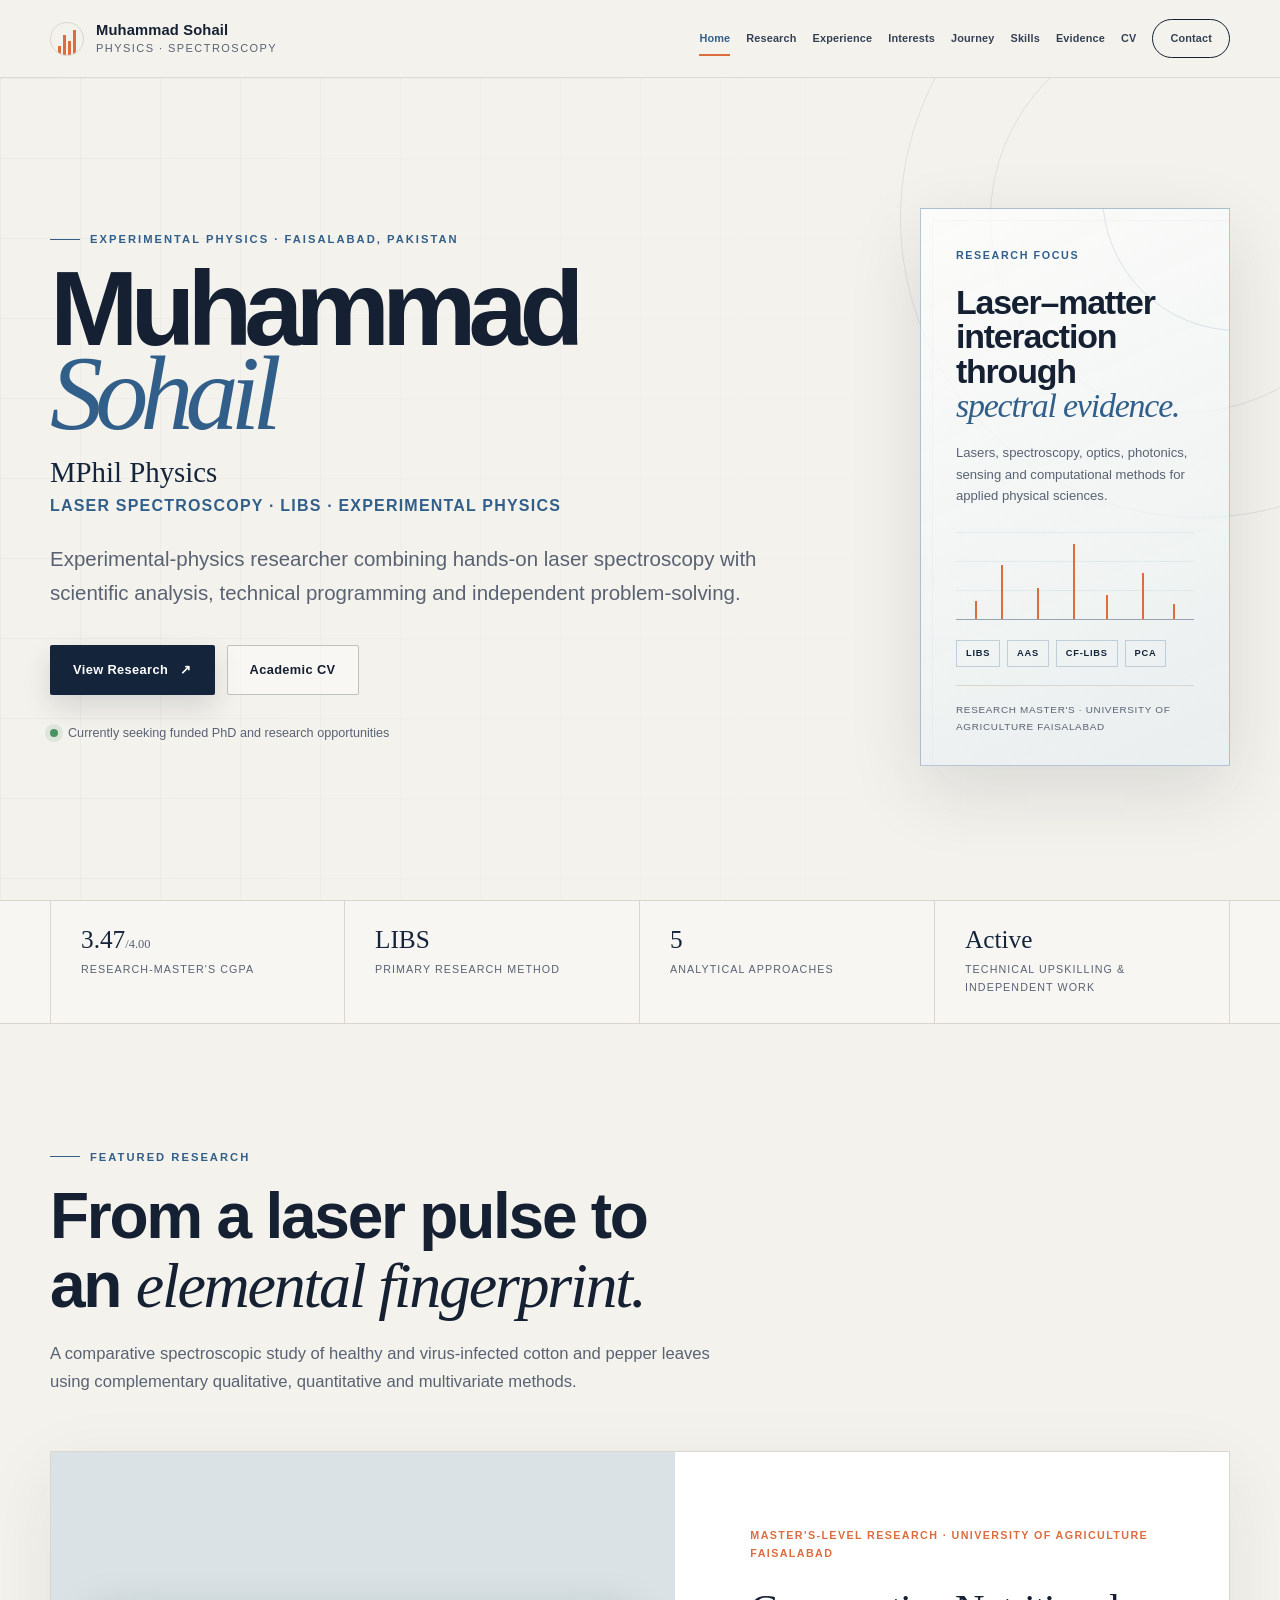
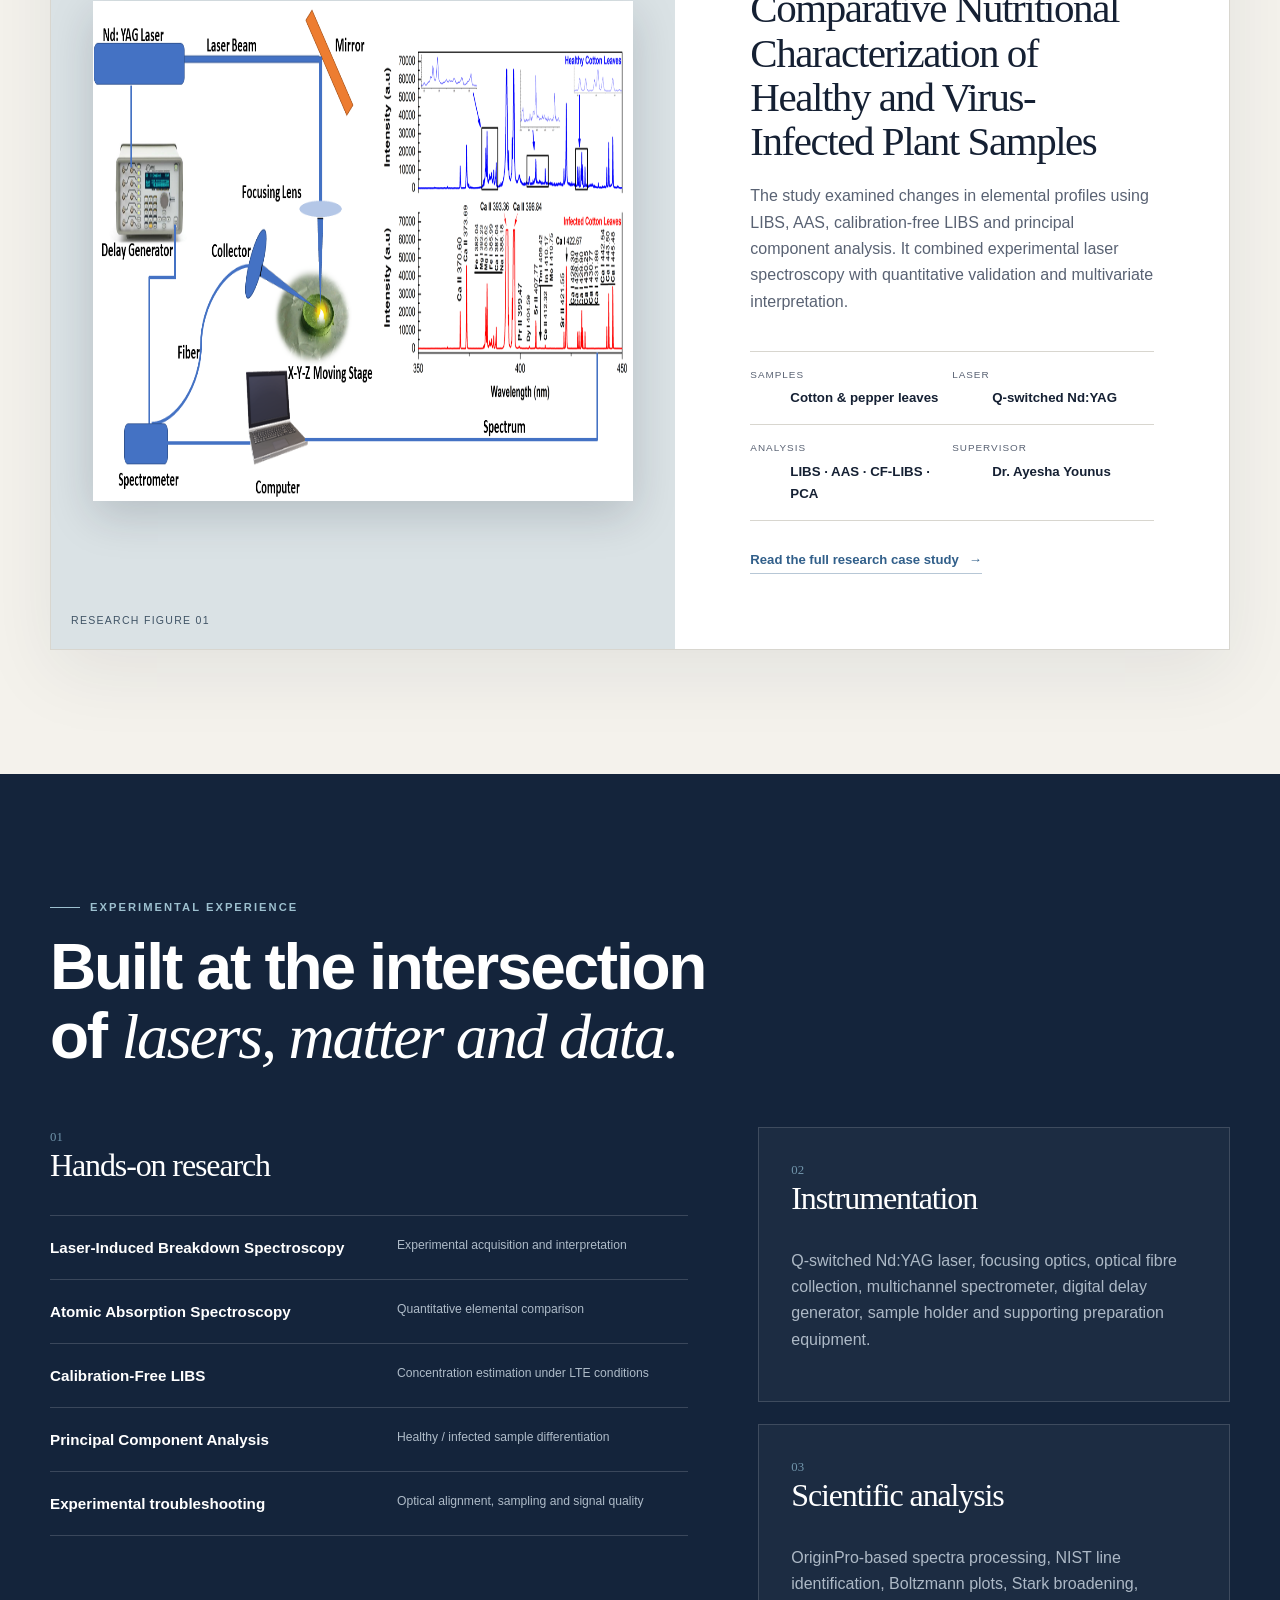
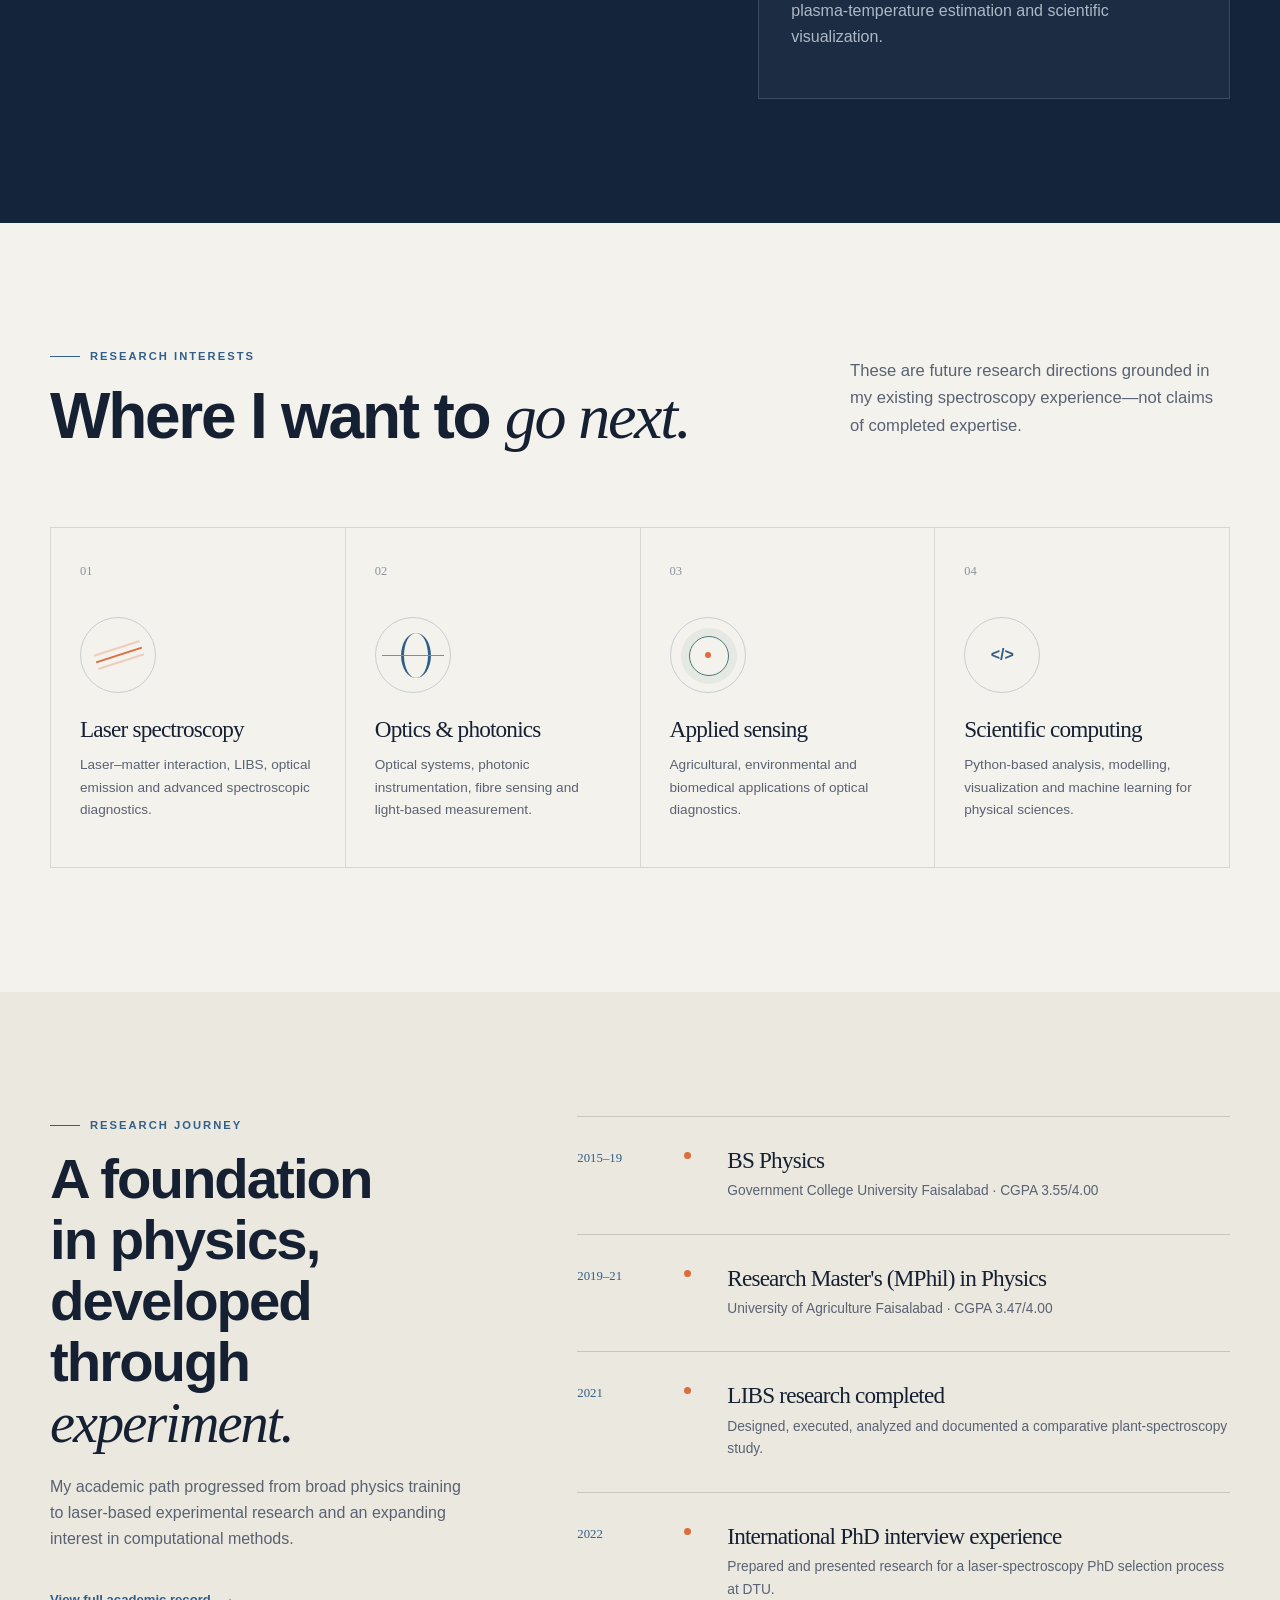
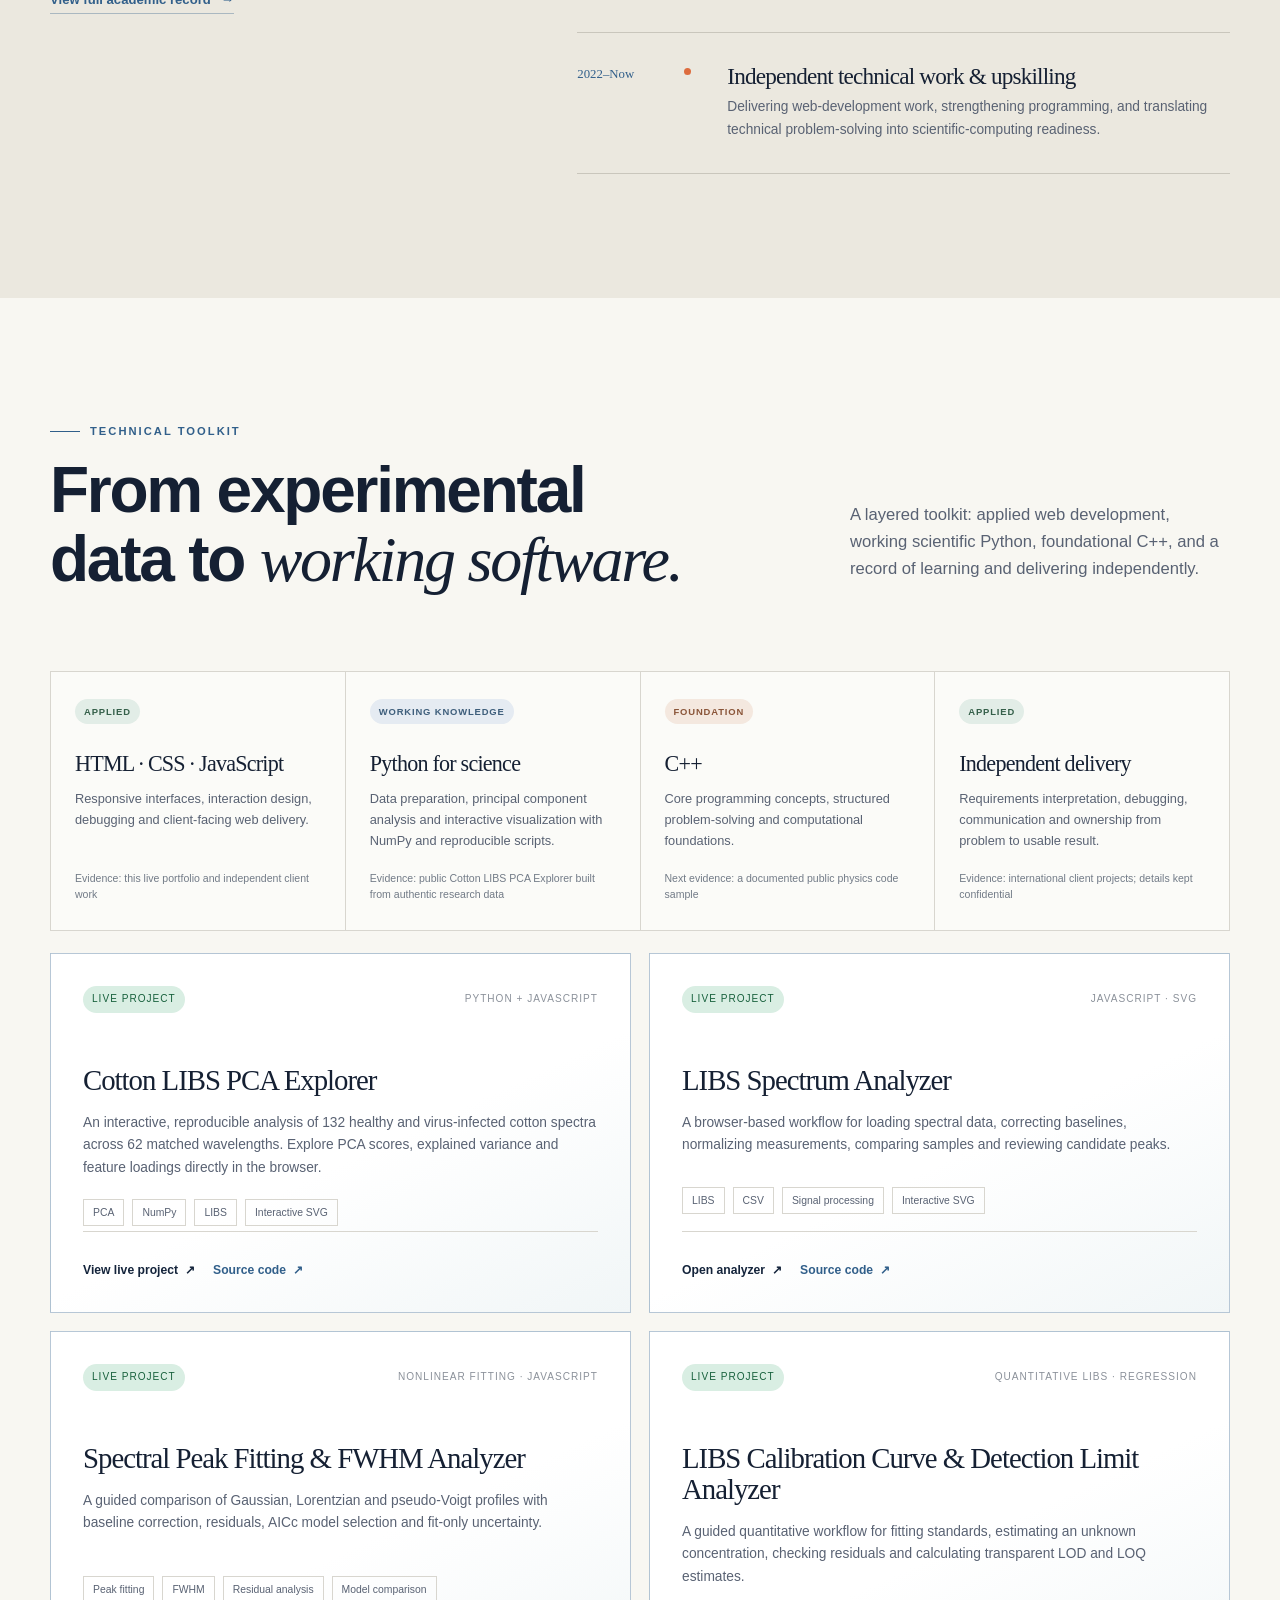
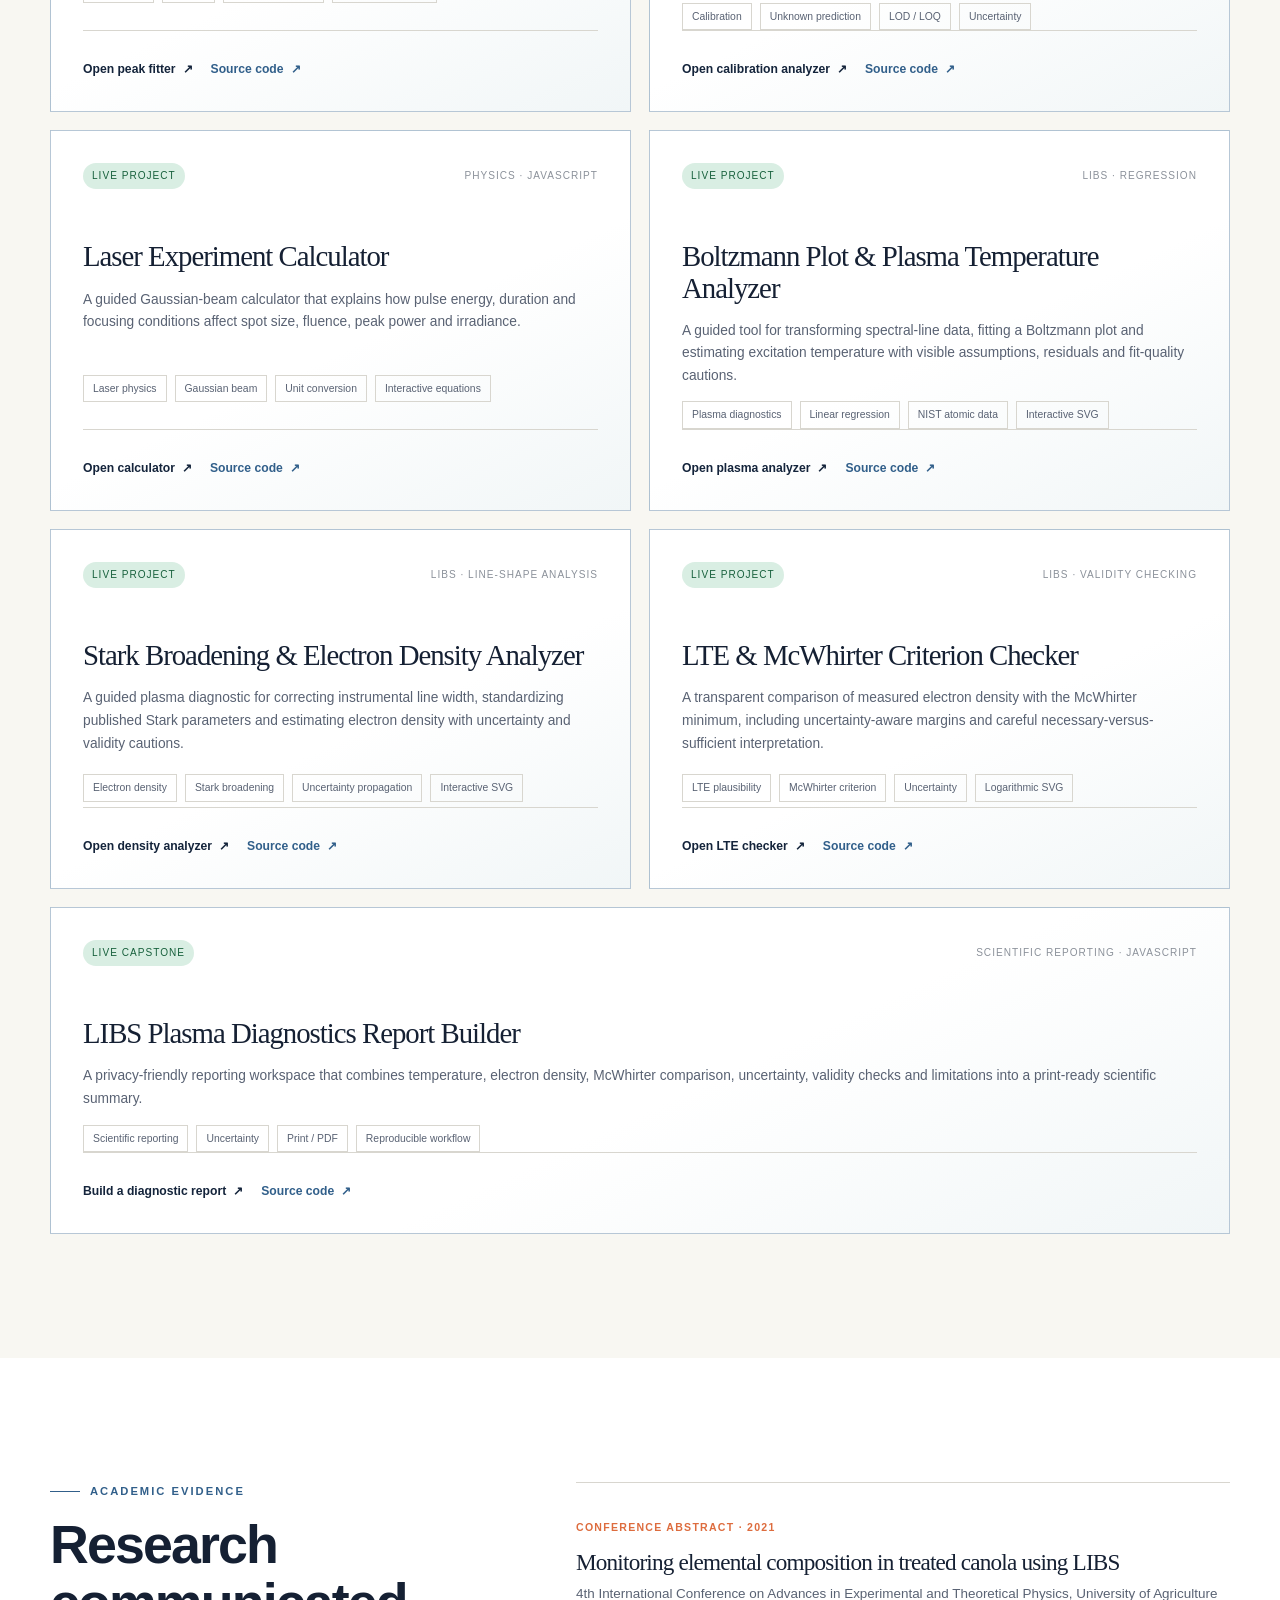
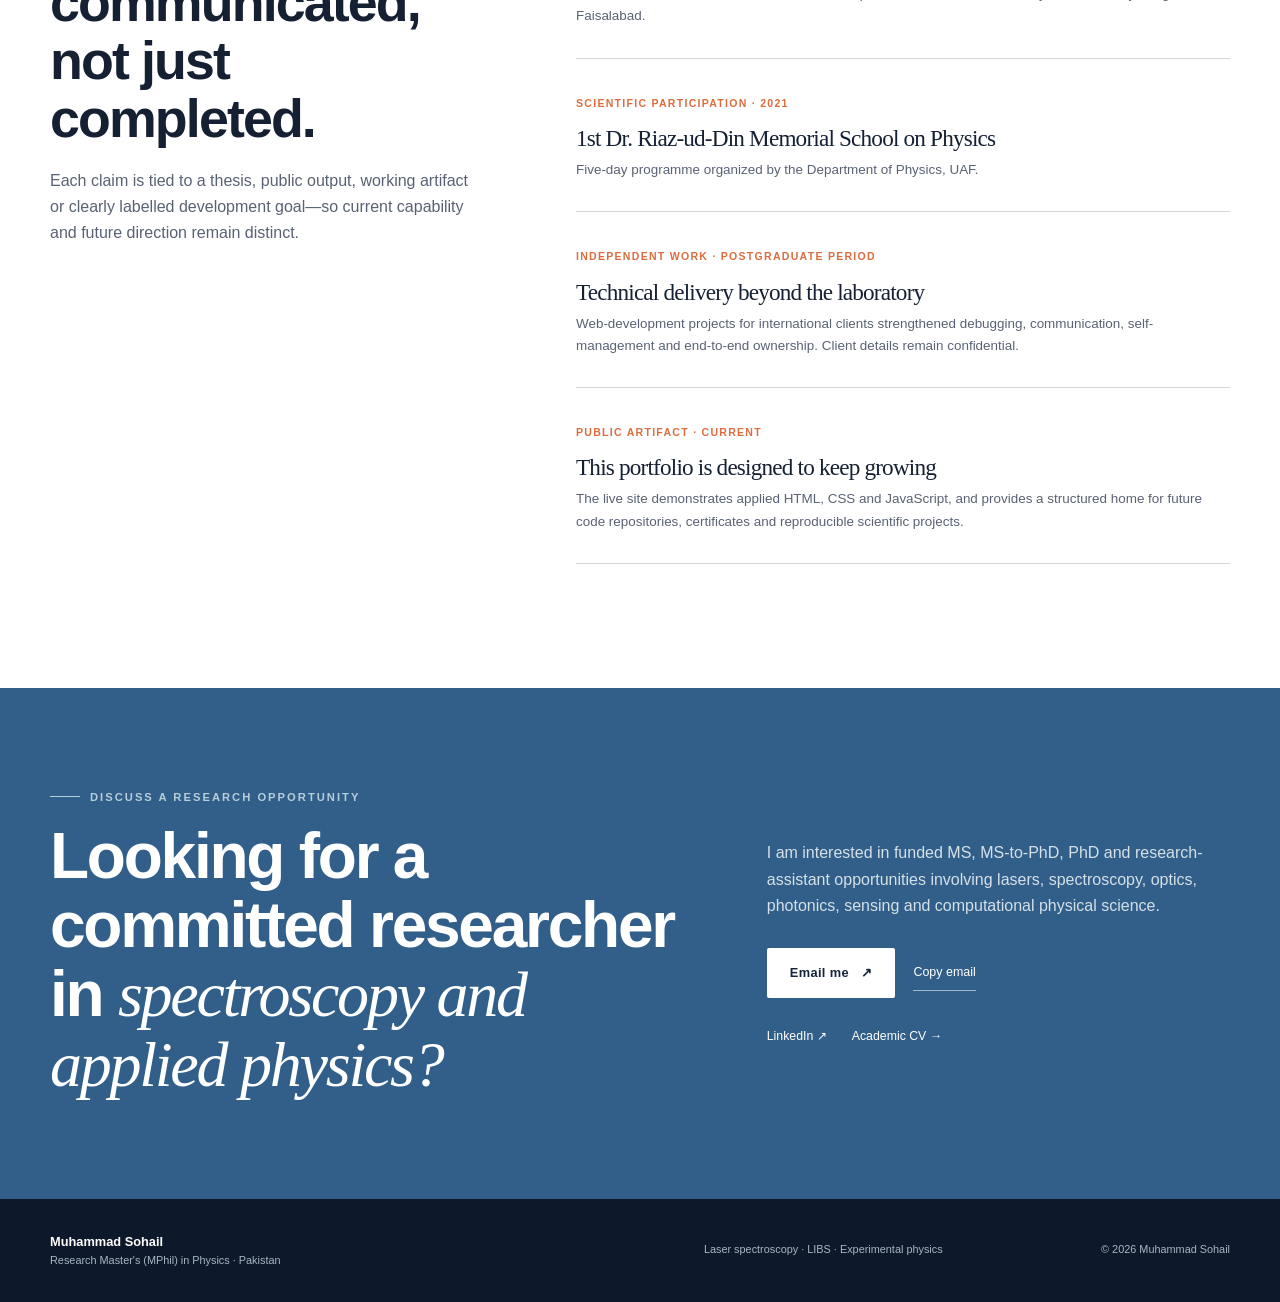
<file: index.html>
<!doctype html>
<html lang="en">
<head>
  <meta charset="utf-8">
  <meta name="viewport" content="width=device-width, initial-scale=1">
  <meta name="description" content="Muhammad Sohail holds a research master's (MPhil) in Physics with hands-on experience in laser-induced breakdown spectroscopy, scientific analysis and technical computing.">
  <meta name="theme-color" content="#f4f2ec">
  <meta property="og:title" content="Muhammad Sohail — Research Master's in Physics & Laser Spectroscopy">
  <meta property="og:description" content="Academic research portfolio focused on LIBS, experimental spectroscopy, optics, sensing and scientific computing.">
  <meta property="og:type" content="website">
  <meta property="og:image" content="assets/images/research/libs-experimental-setup-schematic.png">
  <title>Muhammad Sohail — Research Master's in Physics & Laser Spectroscopy</title>
  <link rel="icon" href="assets/images/favicon.svg" type="image/svg+xml">
  <link rel="manifest" href="site.webmanifest">
  <link rel="stylesheet" href="assets/css/styles.css">
  <script defer src="assets/js/main.js"></script>
</head>
<body data-page="home">
  <a class="skip-link" href="#main">Skip to content</a>
  <header class="site-header" data-header>
    <div class="shell header-inner">
      <a class="brand" href="index.html" aria-label="Muhammad Sohail home">
        <span class="brand-mark" aria-hidden="true"><i></i><i></i><i></i><i></i></span>
        <span><strong>Muhammad Sohail</strong><small>Physics · Spectroscopy</small></span>
      </a>
      <button class="menu-toggle" type="button" aria-expanded="false" aria-controls="primary-navigation" data-menu-toggle>
        <span></span><span></span><span></span><span class="sr-only">Open navigation</span>
      </button>
      <nav class="nav" id="primary-navigation" aria-label="Primary navigation" data-nav>
        <a class="is-active" href="#home" data-section-link="home">Home</a>
        <a href="#research" data-section-link="research">Research</a>
        <a href="#experience" data-section-link="experience">Experience</a>
        <a href="#interests" data-section-link="interests">Interests</a>
        <a href="#education" data-section-link="education">Journey</a>
        <a href="#skills" data-section-link="skills">Skills</a>
        <a href="#evidence" data-section-link="evidence">Evidence</a>
        <a href="cv.html">CV</a>
        <a class="nav-cta" href="#contact" data-section-link="contact">Contact</a>
      </nav>
    </div>
  </header>

  <main id="main">
    <section class="hero section-pad" id="home" data-home-section>
      <div class="hero-orbit orbit-one" aria-hidden="true"></div>
      <div class="hero-orbit orbit-two" aria-hidden="true"></div>
      <div class="shell hero-grid">
        <div class="hero-copy reveal">
          <p class="eyebrow"><span></span> Experimental physics · Faisalabad, Pakistan</p>
          <h1>Muhammad<br><em>Sohail</em></h1>
          <p class="hero-degree">MPhil Physics</p>
          <p class="hero-role">Laser Spectroscopy · LIBS · Experimental Physics</p>
          <p class="hero-lede">Experimental-physics researcher combining hands-on laser spectroscopy with scientific analysis, technical programming and independent problem-solving.</p>
          <div class="hero-actions">
            <a class="button button-primary" href="research.html">View Research <span aria-hidden="true">↗</span></a>
            <a class="button button-secondary" href="cv.html">Academic CV</a>
          </div>
          <div class="availability"><span class="pulse" aria-hidden="true"></span> Currently seeking funded PhD and research opportunities</div>
        </div>

        <aside class="hero-research-card reveal reveal-delay" aria-label="Research focus">
          <div>
            <p class="research-card-kicker">Research focus</p>
            <h2>Laser–matter interaction through <em>spectral evidence.</em></h2>
            <p>Lasers, spectroscopy, optics, photonics, sensing and computational methods for applied physical sciences.</p>
          </div>
          <div class="research-spectrum" aria-hidden="true"><span></span><i></i><i></i><i></i><i></i><i></i><i></i><i></i></div>
          <div class="research-methods" aria-label="Research methods">
            <span>LIBS</span><span>AAS</span><span>CF-LIBS</span><span>PCA</span>
          </div>
          <p class="research-card-foot">Research master's · University of Agriculture Faisalabad</p>
        </aside>
      </div>
    </section>

    <section class="proof-bar" aria-label="Academic highlights">
      <div class="shell proof-grid">
        <div><strong>3.47<span>/4.00</span></strong><small>Research-master's CGPA</small></div>
        <div><strong>LIBS</strong><small>Primary research method</small></div>
        <div><strong>5</strong><small>Analytical approaches</small></div>
        <div><strong>Active</strong><small>Technical upskilling & independent work</small></div>
      </div>
    </section>

    <section class="section-pad research-feature" id="research">
      <div class="shell">
        <div class="section-heading reveal">
          <p class="eyebrow"><span></span> Featured research</p>
          <h2>From a laser pulse to an <em>elemental fingerprint.</em></h2>
          <p>A comparative spectroscopic study of healthy and virus-infected cotton and pepper leaves using complementary qualitative, quantitative and multivariate methods.</p>
        </div>
        <article class="feature-card reveal">
          <div class="feature-visual">
            <img src="assets/images/research/libs-experimental-setup-schematic.png" width="900" height="500" alt="Schematic of the LIBS experimental setup showing the Nd:YAG laser, focusing optics, sample, spectrometer and computer" loading="lazy">
            <span class="figure-index">Research figure 01</span>
          </div>
          <div class="feature-copy">
            <p class="kicker">Master's-level research · University of Agriculture Faisalabad</p>
            <h3>Comparative Nutritional Characterization of Healthy and Virus-Infected Plant Samples</h3>
            <p>The study examined changes in elemental profiles using LIBS, AAS, calibration-free LIBS and principal component analysis. It combined experimental laser spectroscopy with quantitative validation and multivariate interpretation.</p>
            <dl class="research-facts">
              <div><dt>Samples</dt><dd>Cotton & pepper leaves</dd></div>
              <div><dt>Laser</dt><dd>Q-switched Nd:YAG</dd></div>
              <div><dt>Analysis</dt><dd>LIBS · AAS · CF-LIBS · PCA</dd></div>
              <div><dt>Supervisor</dt><dd>Dr. Ayesha Younus</dd></div>
            </dl>
            <a class="text-link" href="research.html">Read the full research case study <span aria-hidden="true">→</span></a>
          </div>
        </article>
      </div>
    </section>

    <section class="section-pad dark-section" id="experience">
      <div class="shell">
        <div class="section-heading section-heading-light reveal">
          <p class="eyebrow"><span></span> Experimental experience</p>
          <h2>Built at the intersection of <em>lasers, matter and data.</em></h2>
        </div>
        <div class="experience-layout">
          <div class="experience-main reveal">
            <div class="experience-number">01</div>
            <h3>Hands-on research</h3>
            <ul class="skill-list">
              <li><span>Laser-Induced Breakdown Spectroscopy</span><small>Experimental acquisition and interpretation</small></li>
              <li><span>Atomic Absorption Spectroscopy</span><small>Quantitative elemental comparison</small></li>
              <li><span>Calibration-Free LIBS</span><small>Concentration estimation under LTE conditions</small></li>
              <li><span>Principal Component Analysis</span><small>Healthy / infected sample differentiation</small></li>
              <li><span>Experimental troubleshooting</span><small>Optical alignment, sampling and signal quality</small></li>
            </ul>
          </div>
          <div class="experience-side">
            <article class="experience-panel reveal">
              <div class="experience-number">02</div>
              <h3>Instrumentation</h3>
              <p>Q-switched Nd:YAG laser, focusing optics, optical fibre collection, multichannel spectrometer, digital delay generator, sample holder and supporting preparation equipment.</p>
            </article>
            <article class="experience-panel reveal">
              <div class="experience-number">03</div>
              <h3>Scientific analysis</h3>
              <p>OriginPro-based spectra processing, NIST line identification, Boltzmann plots, Stark broadening, plasma-temperature estimation and scientific visualization.</p>
            </article>
          </div>
        </div>
      </div>
    </section>

    <section class="section-pad" id="interests">
      <div class="shell">
        <div class="section-heading split-heading reveal">
          <div>
            <p class="eyebrow"><span></span> Research interests</p>
            <h2>Where I want to <em>go next.</em></h2>
          </div>
          <p>These are future research directions grounded in my existing spectroscopy experience—not claims of completed expertise.</p>
        </div>
        <div class="interest-grid">
          <article class="interest-card reveal"><span>01</span><div class="interest-icon laser-icon" aria-hidden="true"></div><h3>Laser spectroscopy</h3><p>Laser–matter interaction, LIBS, optical emission and advanced spectroscopic diagnostics.</p></article>
          <article class="interest-card reveal"><span>02</span><div class="interest-icon optics-icon" aria-hidden="true"></div><h3>Optics & photonics</h3><p>Optical systems, photonic instrumentation, fibre sensing and light-based measurement.</p></article>
          <article class="interest-card reveal"><span>03</span><div class="interest-icon sensing-icon" aria-hidden="true"></div><h3>Applied sensing</h3><p>Agricultural, environmental and biomedical applications of optical diagnostics.</p></article>
          <article class="interest-card reveal"><span>04</span><div class="interest-icon compute-icon" aria-hidden="true"></div><h3>Scientific computing</h3><p>Python-based analysis, modelling, visualization and machine learning for physical sciences.</p></article>
        </div>
      </div>
    </section>

    <section class="section-pad journey-section" id="education">
      <div class="shell journey-grid">
        <div class="journey-intro reveal">
          <p class="eyebrow"><span></span> Research journey</p>
          <h2>A foundation in physics, developed through <em>experiment.</em></h2>
          <p>My academic path progressed from broad physics training to laser-based experimental research and an expanding interest in computational methods.</p>
          <a class="text-link" href="cv.html">View full academic record <span aria-hidden="true">→</span></a>
        </div>
        <ol class="timeline">
          <li class="reveal"><span class="timeline-year">2015–19</span><div><h3>BS Physics</h3><p>Government College University Faisalabad · CGPA 3.55/4.00</p></div></li>
          <li class="reveal"><span class="timeline-year">2019–21</span><div><h3>Research Master's (MPhil) in Physics</h3><p>University of Agriculture Faisalabad · CGPA 3.47/4.00</p></div></li>
          <li class="reveal"><span class="timeline-year">2021</span><div><h3>LIBS research completed</h3><p>Designed, executed, analyzed and documented a comparative plant-spectroscopy study.</p></div></li>
          <li class="reveal"><span class="timeline-year">2022</span><div><h3>International PhD interview experience</h3><p>Prepared and presented research for a laser-spectroscopy PhD selection process at DTU.</p></div></li>
          <li class="reveal"><span class="timeline-year">2022–Now</span><div><h3>Independent technical work & upskilling</h3><p>Delivering web-development work, strengthening programming, and translating technical problem-solving into scientific-computing readiness.</p></div></li>
        </ol>
      </div>
    </section>

    <section class="section-pad computing-section" id="skills">
      <div class="shell">
        <div class="section-heading split-heading reveal">
          <div>
            <p class="eyebrow"><span></span> Technical toolkit</p>
            <h2>From experimental data to <em>working software.</em></h2>
          </div>
          <p>A layered toolkit: applied web development, working scientific Python, foundational C++, and a record of learning and delivering independently.</p>
        </div>
        <div class="toolkit-grid reveal" aria-label="Programming and technical skills">
          <article><span class="skill-level applied">Applied</span><h3>HTML · CSS · JavaScript</h3><p>Responsive interfaces, interaction design, debugging and client-facing web delivery.</p><small>Evidence: this live portfolio and independent client work</small></article>
          <article><span class="skill-level working">Working knowledge</span><h3>Python for science</h3><p>Data preparation, principal component analysis and interactive visualization with NumPy and reproducible scripts.</p><small>Evidence: public Cotton LIBS PCA Explorer built from authentic research data</small></article>
          <article><span class="skill-level foundation">Foundation</span><h3>C++</h3><p>Core programming concepts, structured problem-solving and computational foundations.</p><small>Next evidence: a documented public physics code sample</small></article>
          <article><span class="skill-level applied">Applied</span><h3>Independent delivery</h3><p>Requirements interpretation, debugging, communication and ownership from problem to usable result.</p><small>Evidence: international client projects; details kept confidential</small></article>
        </div>
        <div class="project-grid">
          <article class="project-card project-card-featured reveal">
            <div class="project-top"><span class="status status-live">Live project</span><span>Python + JavaScript</span></div>
            <h3>Cotton LIBS PCA Explorer</h3>
            <p>An interactive, reproducible analysis of 132 healthy and virus-infected cotton spectra across 62 matched wavelengths. Explore PCA scores, explained variance and feature loadings directly in the browser.</p>
            <ul class="tag-list"><li>PCA</li><li>NumPy</li><li>LIBS</li><li>Interactive SVG</li></ul>
            <div class="project-actions">
              <a class="project-link project-link-primary" href="https://sohail151127.github.io/Cotton-PCA-Visualization/" target="_blank" rel="noopener noreferrer">View live project <span aria-hidden="true">↗</span></a>
              <a class="project-link" href="https://github.com/sohail151127/Cotton-PCA-Visualization" target="_blank" rel="noopener noreferrer">Source code <span aria-hidden="true">↗</span></a>
            </div>
          </article>
          <article class="project-card project-card-featured reveal">
            <div class="project-top"><span class="status status-live">Live project</span><span>JavaScript · SVG</span></div>
            <h3>LIBS Spectrum Analyzer</h3>
            <p>A browser-based workflow for loading spectral data, correcting baselines, normalizing measurements, comparing samples and reviewing candidate peaks.</p>
            <ul class="tag-list"><li>LIBS</li><li>CSV</li><li>Signal processing</li><li>Interactive SVG</li></ul>
            <div class="project-actions">
              <a class="project-link project-link-primary" href="libs-spectrum-analyzer.html">Open analyzer <span aria-hidden="true">↗</span></a>
              <a class="project-link" href="https://github.com/sohail151127/Muhammad-Sohail" target="_blank" rel="noopener noreferrer">Source code <span aria-hidden="true">↗</span></a>
            </div>
          </article>
          <article class="project-card project-card-featured reveal">
            <div class="project-top"><span class="status status-live">Live project</span><span>Nonlinear fitting · JavaScript</span></div>
            <h3>Spectral Peak Fitting &amp; FWHM Analyzer</h3>
            <p>A guided comparison of Gaussian, Lorentzian and pseudo-Voigt profiles with baseline correction, residuals, AICc model selection and fit-only uncertainty.</p>
            <ul class="tag-list"><li>Peak fitting</li><li>FWHM</li><li>Residual analysis</li><li>Model comparison</li></ul>
            <div class="project-actions">
              <a class="project-link project-link-primary" href="spectral-peak-fitter.html">Open peak fitter <span aria-hidden="true">↗</span></a>
              <a class="project-link" href="https://github.com/sohail151127/Muhammad-Sohail" target="_blank" rel="noopener noreferrer">Source code <span aria-hidden="true">↗</span></a>
            </div>
          </article>
          <article class="project-card project-card-featured reveal">
            <div class="project-top"><span class="status status-live">Live project</span><span>Quantitative LIBS · Regression</span></div>
            <h3>LIBS Calibration Curve &amp; Detection Limit Analyzer</h3>
            <p>A guided quantitative workflow for fitting standards, estimating an unknown concentration, checking residuals and calculating transparent LOD and LOQ estimates.</p>
            <ul class="tag-list"><li>Calibration</li><li>Unknown prediction</li><li>LOD / LOQ</li><li>Uncertainty</li></ul>
            <div class="project-actions">
              <a class="project-link project-link-primary" href="libs-calibration-analyzer.html">Open calibration analyzer <span aria-hidden="true">↗</span></a>
              <a class="project-link" href="https://github.com/sohail151127/Muhammad-Sohail" target="_blank" rel="noopener noreferrer">Source code <span aria-hidden="true">↗</span></a>
            </div>
          </article>
          <article class="project-card project-card-featured reveal">
            <div class="project-top"><span class="status status-live">Live project</span><span>Physics · JavaScript</span></div>
            <h3>Laser Experiment Calculator</h3>
            <p>A guided Gaussian-beam calculator that explains how pulse energy, duration and focusing conditions affect spot size, fluence, peak power and irradiance.</p>
            <ul class="tag-list"><li>Laser physics</li><li>Gaussian beam</li><li>Unit conversion</li><li>Interactive equations</li></ul>
            <div class="project-actions">
              <a class="project-link project-link-primary" href="laser-experiment-calculator.html">Open calculator <span aria-hidden="true">↗</span></a>
              <a class="project-link" href="https://github.com/sohail151127/Muhammad-Sohail" target="_blank" rel="noopener noreferrer">Source code <span aria-hidden="true">↗</span></a>
            </div>
          </article>
          <article class="project-card project-card-featured reveal">
            <div class="project-top"><span class="status status-live">Live project</span><span>LIBS · Regression</span></div>
            <h3>Boltzmann Plot & Plasma Temperature Analyzer</h3>
            <p>A guided tool for transforming spectral-line data, fitting a Boltzmann plot and estimating excitation temperature with visible assumptions, residuals and fit-quality cautions.</p>
            <ul class="tag-list"><li>Plasma diagnostics</li><li>Linear regression</li><li>NIST atomic data</li><li>Interactive SVG</li></ul>
            <div class="project-actions">
              <a class="project-link project-link-primary" href="boltzmann-plasma-analyzer.html">Open plasma analyzer <span aria-hidden="true">↗</span></a>
              <a class="project-link" href="https://github.com/sohail151127/Muhammad-Sohail" target="_blank" rel="noopener noreferrer">Source code <span aria-hidden="true">↗</span></a>
            </div>
          </article>
          <article class="project-card project-card-featured reveal">
            <div class="project-top"><span class="status status-live">Live project</span><span>LIBS · Line-shape analysis</span></div>
            <h3>Stark Broadening & Electron Density Analyzer</h3>
            <p>A guided plasma diagnostic for correcting instrumental line width, standardizing published Stark parameters and estimating electron density with uncertainty and validity cautions.</p>
            <ul class="tag-list"><li>Electron density</li><li>Stark broadening</li><li>Uncertainty propagation</li><li>Interactive SVG</li></ul>
            <div class="project-actions">
              <a class="project-link project-link-primary" href="stark-electron-density-analyzer.html">Open density analyzer <span aria-hidden="true">↗</span></a>
              <a class="project-link" href="https://github.com/sohail151127/Muhammad-Sohail" target="_blank" rel="noopener noreferrer">Source code <span aria-hidden="true">↗</span></a>
            </div>
          </article>
          <article class="project-card project-card-featured reveal">
            <div class="project-top"><span class="status status-live">Live project</span><span>LIBS · Validity checking</span></div>
            <h3>LTE & McWhirter Criterion Checker</h3>
            <p>A transparent comparison of measured electron density with the McWhirter minimum, including uncertainty-aware margins and careful necessary-versus-sufficient interpretation.</p>
            <ul class="tag-list"><li>LTE plausibility</li><li>McWhirter criterion</li><li>Uncertainty</li><li>Logarithmic SVG</li></ul>
            <div class="project-actions">
              <a class="project-link project-link-primary" href="lte-mcwhirter-checker.html">Open LTE checker <span aria-hidden="true">↗</span></a>
              <a class="project-link" href="https://github.com/sohail151127/Muhammad-Sohail" target="_blank" rel="noopener noreferrer">Source code <span aria-hidden="true">↗</span></a>
            </div>
          </article>
          <article class="project-card project-card-featured project-card-wide reveal">
            <div class="project-top"><span class="status status-live">Live capstone</span><span>Scientific reporting · JavaScript</span></div>
            <h3>LIBS Plasma Diagnostics Report Builder</h3>
            <p>A privacy-friendly reporting workspace that combines temperature, electron density, McWhirter comparison, uncertainty, validity checks and limitations into a print-ready scientific summary.</p>
            <ul class="tag-list"><li>Scientific reporting</li><li>Uncertainty</li><li>Print / PDF</li><li>Reproducible workflow</li></ul>
            <div class="project-actions">
              <a class="project-link project-link-primary" href="libs-plasma-report-builder.html">Build a diagnostic report <span aria-hidden="true">↗</span></a>
              <a class="project-link" href="https://github.com/sohail151127/Muhammad-Sohail" target="_blank" rel="noopener noreferrer">Source code <span aria-hidden="true">↗</span></a>
            </div>
          </article>
        </div>
      </div>
    </section>

    <section class="section-pad evidence-section" id="evidence">
      <div class="shell evidence-grid">
        <div class="evidence-copy reveal">
          <p class="eyebrow"><span></span> Academic evidence</p>
          <h2>Research communicated, not just completed.</h2>
          <p>Each claim is tied to a thesis, public output, working artifact or clearly labelled development goal—so current capability and future direction remain distinct.</p>
        </div>
        <div class="evidence-list">
          <article class="reveal"><span>Conference abstract · 2021</span><h3>Monitoring elemental composition in treated canola using LIBS</h3><p>4th International Conference on Advances in Experimental and Theoretical Physics, University of Agriculture Faisalabad.</p></article>
          <article class="reveal"><span>Scientific participation · 2021</span><h3>1st Dr. Riaz-ud-Din Memorial School on Physics</h3><p>Five-day programme organized by the Department of Physics, UAF.</p></article>
          <article class="reveal"><span>Independent work · Postgraduate period</span><h3>Technical delivery beyond the laboratory</h3><p>Web-development projects for international clients strengthened debugging, communication, self-management and end-to-end ownership. Client details remain confidential.</p></article>
          <article class="reveal"><span>Public artifact · Current</span><h3>This portfolio is designed to keep growing</h3><p>The live site demonstrates applied HTML, CSS and JavaScript, and provides a structured home for future code repositories, certificates and reproducible scientific projects.</p></article>
        </div>
      </div>
    </section>

    <section class="contact-section" id="contact">
      <div class="shell contact-grid">
        <div class="reveal">
          <p class="eyebrow eyebrow-light"><span></span> Discuss a research opportunity</p>
          <h2>Looking for a committed researcher in <em>spectroscopy and applied physics?</em></h2>
        </div>
        <div class="contact-copy reveal">
          <p>I am interested in funded MS, MS-to-PhD, PhD and research-assistant opportunities involving lasers, spectroscopy, optics, photonics, sensing and computational physical science.</p>
          <div class="contact-actions">
            <a class="button button-light" href="mailto:sohail151127@gmail.com">Email me <span aria-hidden="true">↗</span></a>
            <button class="copy-email" type="button" data-copy-email="sohail151127@gmail.com">Copy email</button>
          </div>
          <div class="social-links">
            <a href="https://www.linkedin.com/in/muhammad-sohail-physicist/" target="_blank" rel="noreferrer">LinkedIn <span aria-hidden="true">↗</span></a>
            <a href="cv.html">Academic CV <span aria-hidden="true">→</span></a>
          </div>
        </div>
      </div>
    </section>
  </main>

  <footer class="site-footer">
    <div class="shell footer-grid">
      <div><strong>Muhammad Sohail</strong><span>Research Master's (MPhil) in Physics · Pakistan</span></div>
      <p>Laser spectroscopy · LIBS · Experimental physics</p>
      <span>© <span data-year></span> Muhammad Sohail</span>
    </div>
  </footer>
</body>
</html>
</file>
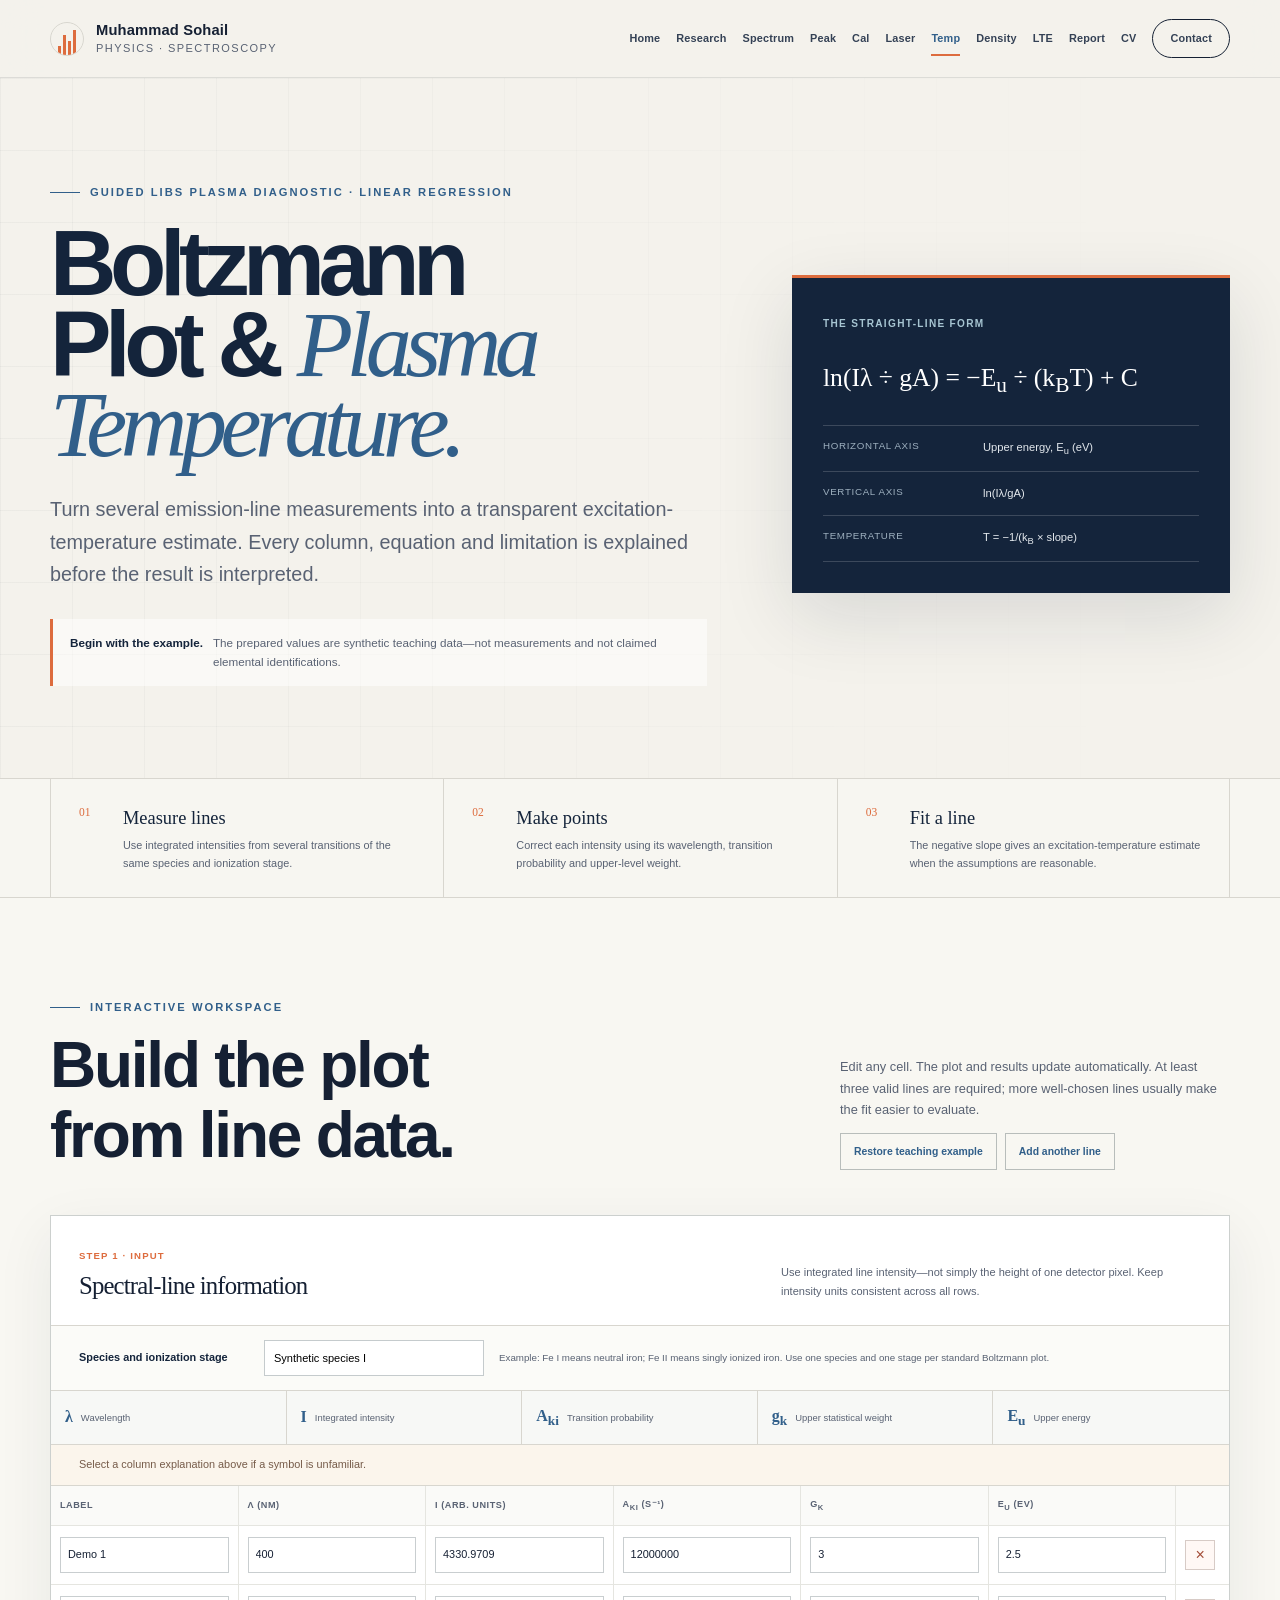
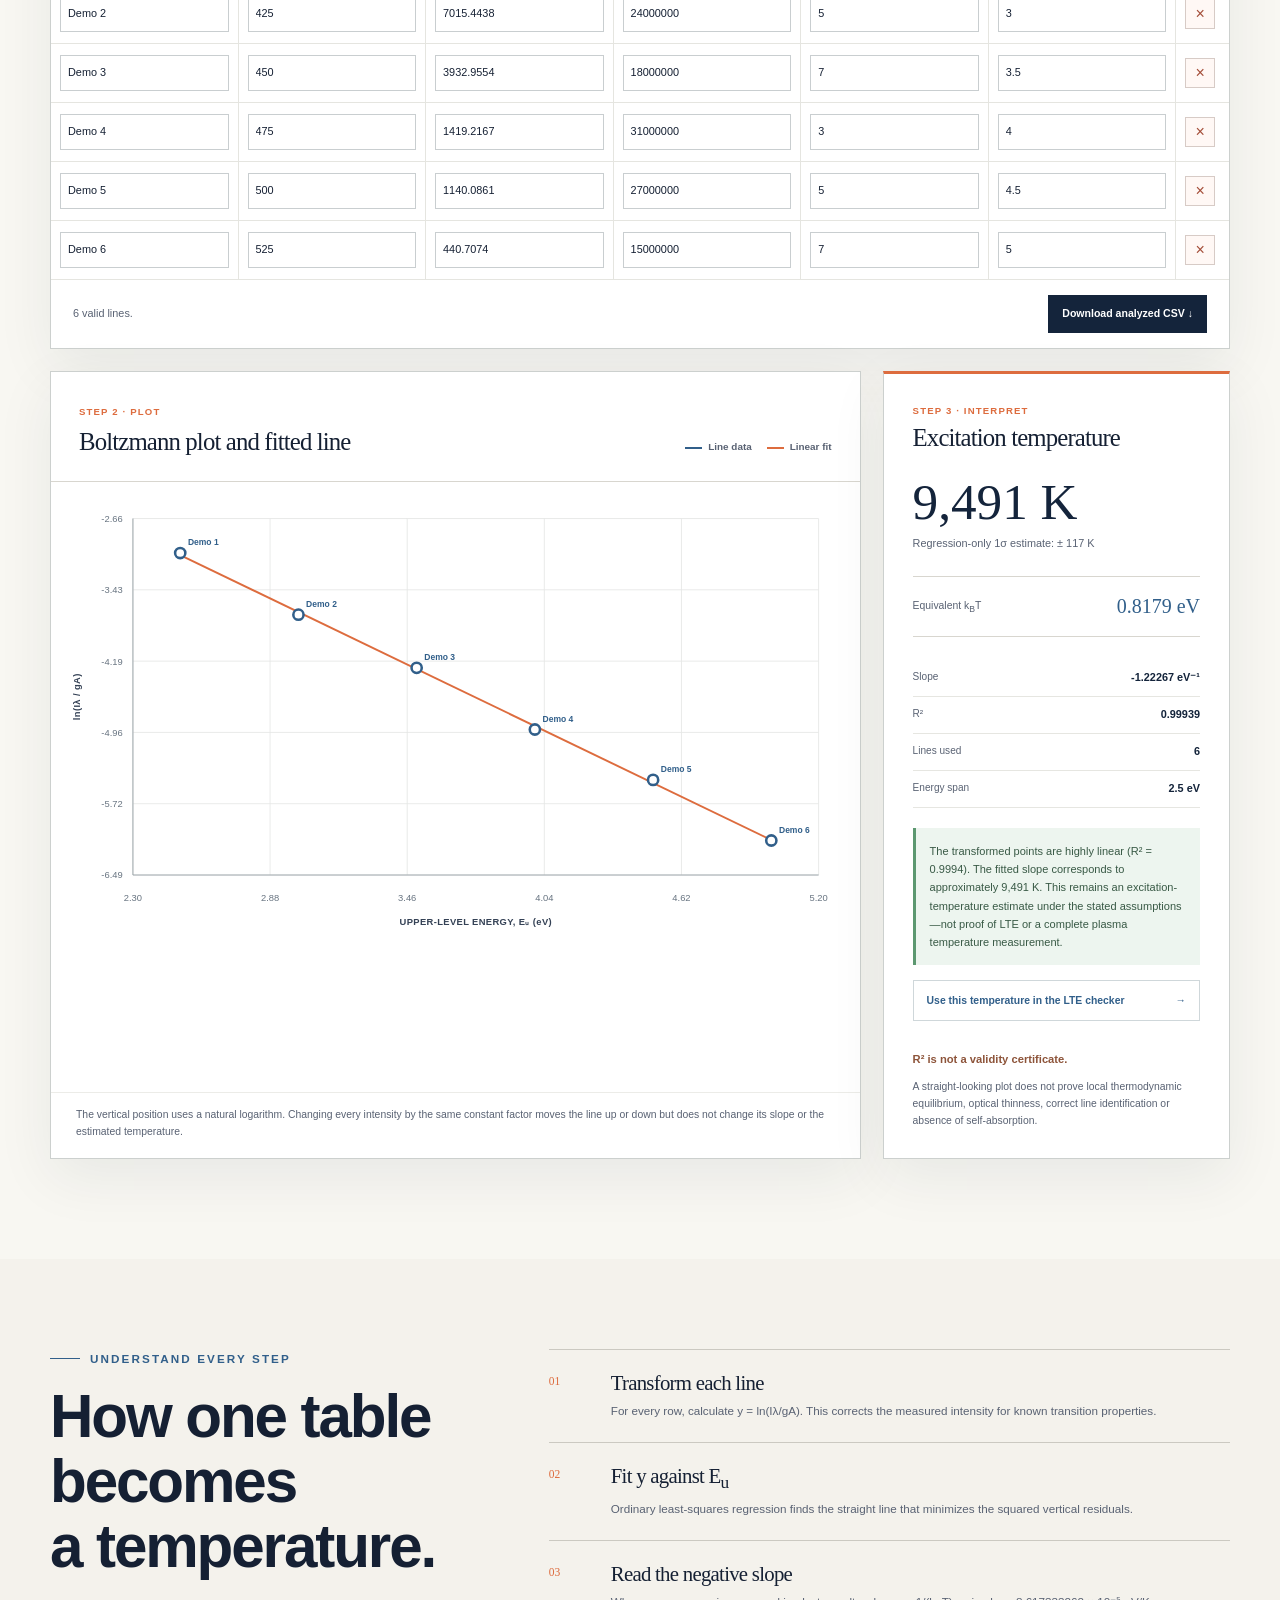
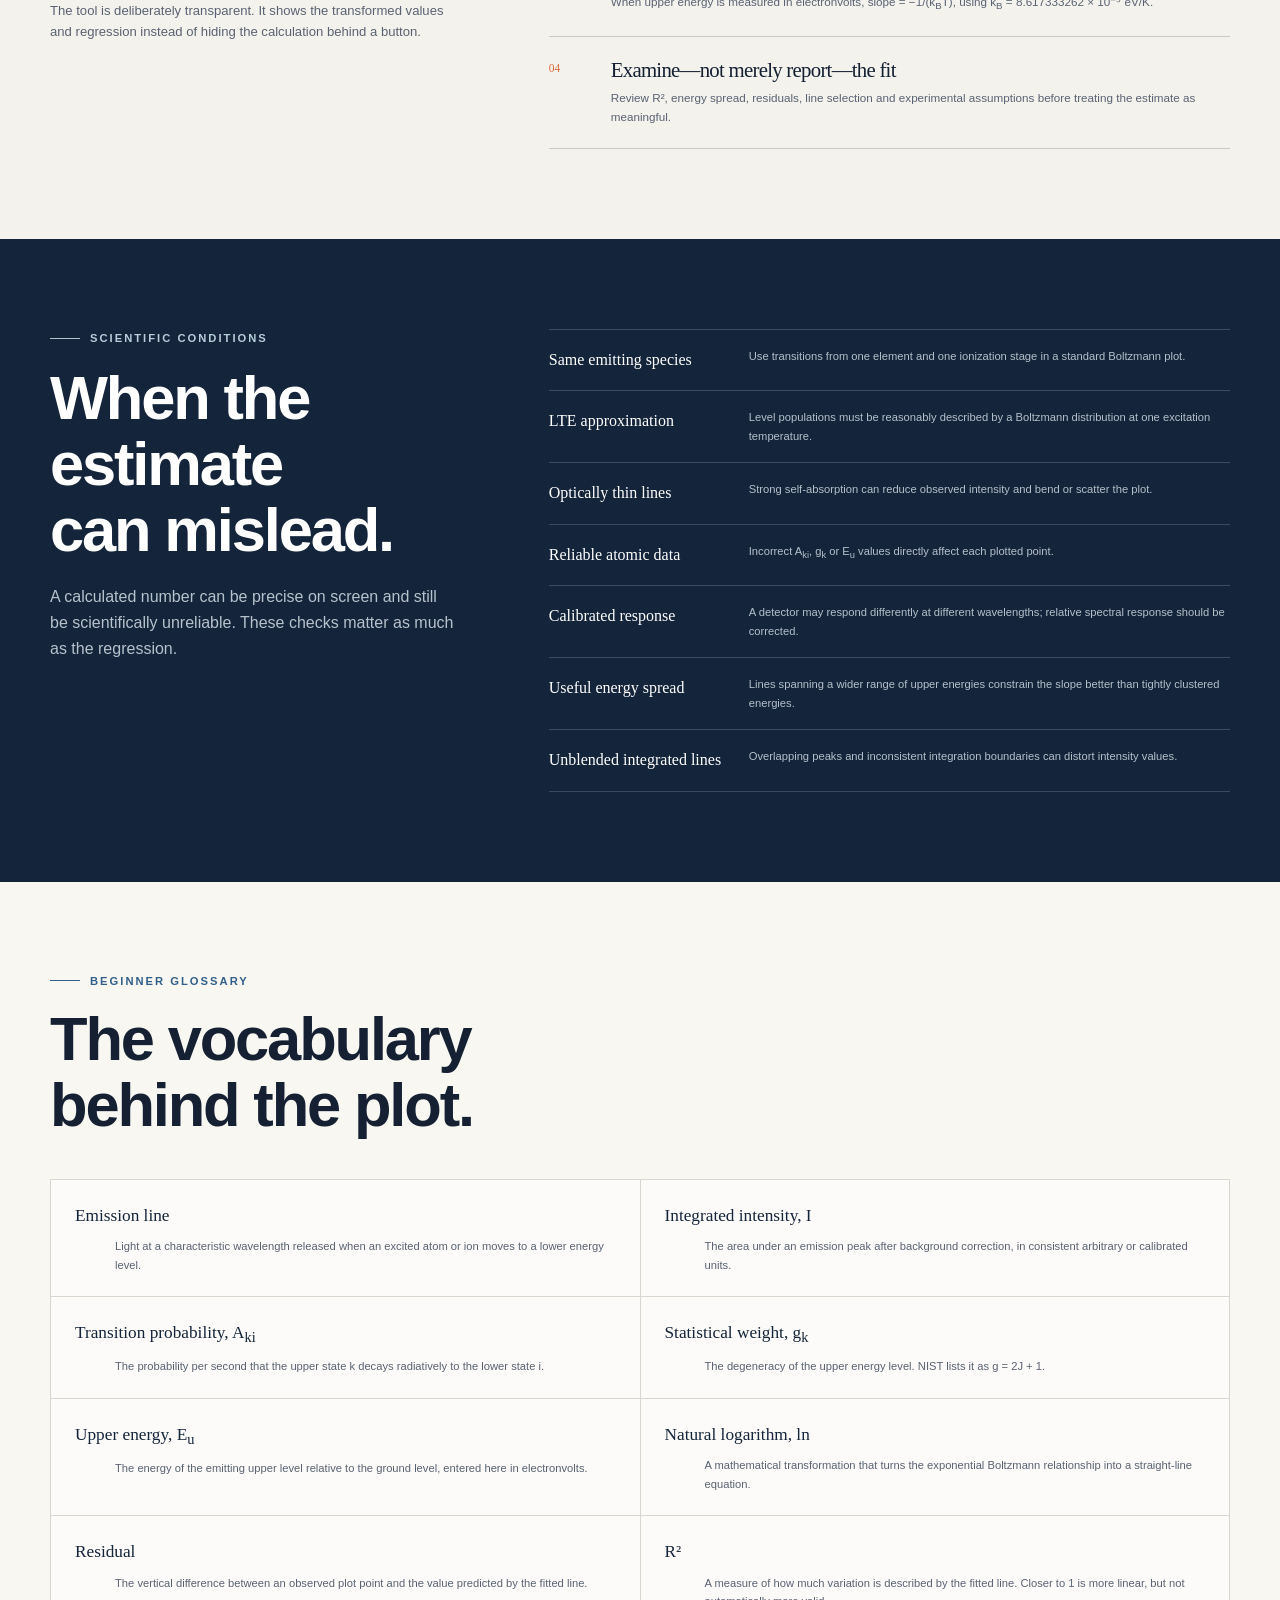
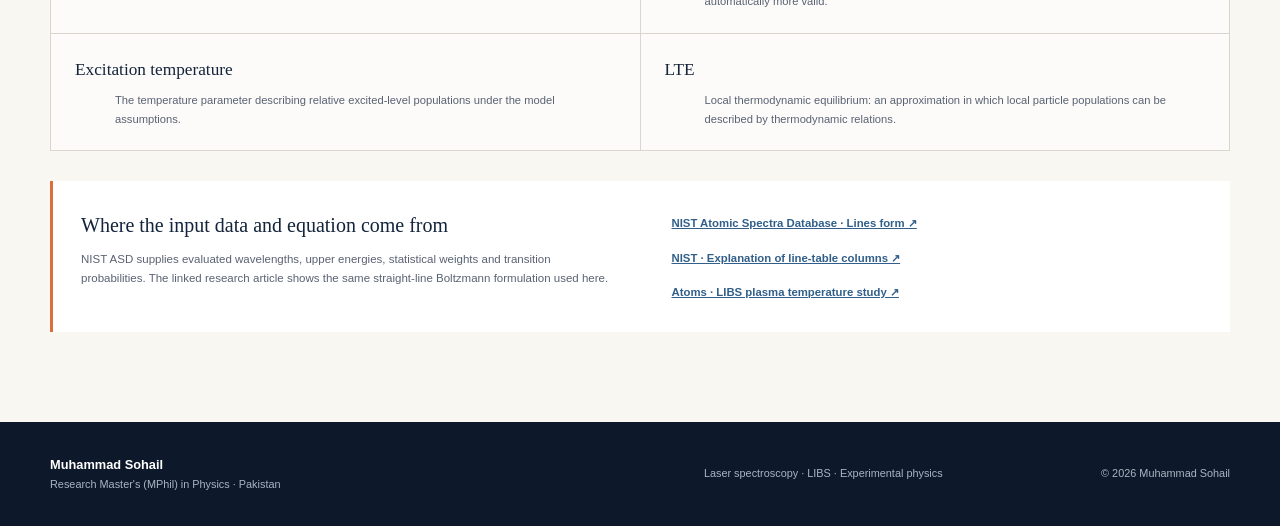
<file: boltzmann-plasma-analyzer.html>
<!doctype html>
<html lang="en" class="boltzmann-root">
<head>
  <meta charset="utf-8">
  <meta name="viewport" content="width=device-width, initial-scale=1">
  <meta name="description" content="A guided Boltzmann plot and plasma excitation-temperature analyzer by Muhammad Sohail for LIBS education and transparent spectral-line regression.">
  <meta name="theme-color" content="#14243b">
  <title>Boltzmann Plot & Plasma Temperature Analyzer — Muhammad Sohail</title>
  <link rel="icon" href="assets/images/favicon.svg" type="image/svg+xml">
  <link rel="stylesheet" href="assets/css/styles.css">
  <link rel="stylesheet" href="assets/css/boltzmann-analyzer.css">
</head>
<body class="boltzmann-page">
  <a class="skip-link" href="#boltzmann-tool">Skip to analyzer</a>
  <header class="site-header" data-header>
    <div class="shell header-inner">
      <a class="brand" href="index.html" aria-label="Muhammad Sohail home"><span class="brand-mark" aria-hidden="true"><i></i><i></i><i></i><i></i></span><span><strong>Muhammad Sohail</strong><small>Physics · Spectroscopy</small></span></a>
      <button class="menu-toggle" type="button" aria-expanded="false" aria-controls="primary-navigation" data-menu-toggle><span class="sr-only">Open navigation</span><span></span><span></span><span></span></button>
      <nav class="nav" id="primary-navigation" aria-label="Primary navigation" data-nav><a href="index.html#home">Home</a><a href="index.html#research">Research</a><a href="libs-spectrum-analyzer.html">Spectrum</a><a href="spectral-peak-fitter.html">Peak</a><a href="libs-calibration-analyzer.html">Cal</a><a href="laser-experiment-calculator.html">Laser</a><a class="is-active" href="boltzmann-plasma-analyzer.html" aria-current="page">Temp</a><a href="stark-electron-density-analyzer.html">Density</a><a href="lte-mcwhirter-checker.html">LTE</a><a href="libs-plasma-report-builder.html">Report</a><a href="cv.html">CV</a><a class="nav-cta" href="index.html#contact">Contact</a></nav>
    </div>
  </header>

  <main id="boltzmann-tool">
    <section class="boltzmann-hero">
      <div class="shell boltzmann-hero-grid">
        <div>
          <p class="eyebrow"><span></span> Guided LIBS plasma diagnostic · Linear regression</p>
          <h1>Boltzmann Plot & <em>Plasma Temperature.</em></h1>
          <p class="boltzmann-intro">Turn several emission-line measurements into a transparent excitation-temperature estimate. Every column, equation and limitation is explained before the result is interpreted.</p>
          <div class="start-note"><strong>Begin with the example.</strong><span>The prepared values are synthetic teaching data—not measurements and not claimed elemental identifications.</span></div>
        </div>
        <aside class="hero-equation" aria-label="Main Boltzmann plot equation">
          <span>The straight-line form</span>
          <div>ln(Iλ ÷ gA) = −E<sub>u</sub> ÷ (k<sub>B</sub>T) + C</div>
          <dl><div><dt>Horizontal axis</dt><dd>Upper energy, E<sub>u</sub> (eV)</dd></div><div><dt>Vertical axis</dt><dd>ln(Iλ/gA)</dd></div><div><dt>Temperature</dt><dd>T = −1/(k<sub>B</sub> × slope)</dd></div></dl>
        </aside>
      </div>
    </section>

    <section class="idea-strip" aria-label="Boltzmann plot in three ideas"><div class="shell idea-grid"><article><span>01</span><div><strong>Measure lines</strong><p>Use integrated intensities from several transitions of the same species and ionization stage.</p></div></article><article><span>02</span><div><strong>Make points</strong><p>Correct each intensity using its wavelength, transition probability and upper-level weight.</p></div></article><article><span>03</span><div><strong>Fit a line</strong><p>The negative slope gives an excitation-temperature estimate when the assumptions are reasonable.</p></div></article></div></section>

    <section class="analysis-workspace" aria-labelledby="workspace-title">
      <div class="shell">
        <div class="workspace-intro"><div><p class="eyebrow"><span></span> Interactive workspace</p><h2 id="workspace-title">Build the plot from line data.</h2></div><div><p>Edit any cell. The plot and results update automatically. At least three valid lines are required; more well-chosen lines usually make the fit easier to evaluate.</p><div class="workspace-actions"><button type="button" id="restore-lines">Restore teaching example</button><button type="button" id="add-line">Add another line</button></div></div></div>

        <section class="line-table-card" aria-labelledby="line-table-title">
          <div class="card-heading"><div><span>Step 1 · Input</span><h3 id="line-table-title">Spectral-line information</h3></div><p>Use integrated line intensity—not simply the height of one detector pixel. Keep intensity units consistent across all rows.</p></div>
          <label class="species-field" for="species-name"><span>Species and ionization stage</span><input id="species-name" type="text" value="Synthetic species I"><small>Example: Fe I means neutral iron; Fe II means singly ionized iron. Use one species and one stage per standard Boltzmann plot.</small></label>
          <div class="table-guide" id="table-guide"><button type="button" data-guide="wavelength"><strong>λ</strong><span>Wavelength</span></button><button type="button" data-guide="intensity"><strong>I</strong><span>Integrated intensity</span></button><button type="button" data-guide="transition"><strong>A<sub>ki</sub></strong><span>Transition probability</span></button><button type="button" data-guide="weight"><strong>g<sub>k</sub></strong><span>Upper statistical weight</span></button><button type="button" data-guide="energy"><strong>E<sub>u</sub></strong><span>Upper energy</span></button></div>
          <div class="guide-explanation" id="guide-explanation" role="status">Select a column explanation above if a symbol is unfamiliar.</div>
          <div class="line-table-scroll"><table class="line-table"><thead><tr><th>Label</th><th>λ (nm)</th><th>I (arb. units)</th><th>A<sub>ki</sub> (s⁻¹)</th><th>g<sub>k</sub></th><th>E<sub>u</sub> (eV)</th><th><span class="sr-only">Remove row</span></th></tr></thead><tbody id="line-rows"></tbody></table></div>
          <div class="table-footer"><p id="line-status" role="alert" aria-live="polite">Teaching example loaded.</p><button type="button" id="download-boltzmann">Download analyzed CSV <span aria-hidden="true">↓</span></button></div>
        </section>

        <div class="result-layout">
          <section class="plot-card" aria-labelledby="plot-title">
            <div class="card-heading"><div><span>Step 2 · Plot</span><h3 id="plot-title">Boltzmann plot and fitted line</h3></div><div class="plot-key"><span><i></i>Line data</span><span><i></i>Linear fit</span></div></div>
            <div class="plot-wrap"><svg id="boltzmann-chart" viewBox="0 0 920 520" preserveAspectRatio="xMidYMid meet" role="img" aria-labelledby="plot-title plot-description"><desc id="plot-description">Boltzmann plot of transformed line intensity against upper-level energy with a fitted straight line.</desc></svg></div>
            <p class="plot-caption">The vertical position uses a natural logarithm. Changing every intensity by the same constant factor moves the line up or down but does not change its slope or the estimated temperature.</p>
          </section>

          <aside class="temperature-panel" aria-label="Plasma temperature results">
            <div class="result-kicker">Step 3 · Interpret</div>
            <h3>Excitation temperature</h3>
            <strong class="temperature-value" id="temperature-k">—</strong>
            <span class="uncertainty" id="temperature-uncertainty">—</span>
            <div class="temperature-ev"><span>Equivalent k<sub>B</sub>T</span><strong id="temperature-ev">—</strong></div>
            <dl class="fit-metrics"><div><dt>Slope</dt><dd id="fit-slope">—</dd></div><div><dt>R²</dt><dd id="fit-r2">—</dd></div><div><dt>Lines used</dt><dd id="fit-lines">—</dd></div><div><dt>Energy span</dt><dd id="energy-span">—</dd></div></dl>
            <div class="fit-reading" id="fit-reading">Enter at least three valid lines to calculate a result.</div>
            <a class="next-check-link" id="temperature-lte-link" href="lte-mcwhirter-checker.html">Use this temperature in the LTE checker <span aria-hidden="true">→</span></a>
            <div class="integrity-warning"><strong>R² is not a validity certificate.</strong><p>A straight-looking plot does not prove local thermodynamic equilibrium, optical thinness, correct line identification or absence of self-absorption.</p></div>
          </aside>
        </div>
      </div>
    </section>

    <section class="calculation-walkthrough section-pad-small">
      <div class="shell walkthrough-grid"><div><p class="eyebrow"><span></span> Understand every step</p><h2>How one table becomes a temperature.</h2><p>The tool is deliberately transparent. It shows the transformed values and regression instead of hiding the calculation behind a button.</p></div><ol><li><span>01</span><div><h3>Transform each line</h3><p>For every row, calculate y = ln(Iλ/gA). This corrects the measured intensity for known transition properties.</p></div></li><li><span>02</span><div><h3>Fit y against E<sub>u</sub></h3><p>Ordinary least-squares regression finds the straight line that minimizes the squared vertical residuals.</p></div></li><li><span>03</span><div><h3>Read the negative slope</h3><p>When upper energy is measured in electronvolts, slope = −1/(k<sub>B</sub>T), using k<sub>B</sub> = 8.617333262 × 10⁻⁵ eV/K.</p></div></li><li><span>04</span><div><h3>Examine—not merely report—the fit</h3><p>Review R², energy spread, residuals, line selection and experimental assumptions before treating the estimate as meaningful.</p></div></li></ol></div>
    </section>

    <section class="validity-section section-pad-small">
      <div class="shell validity-grid"><div><p class="eyebrow eyebrow-light"><span></span> Scientific conditions</p><h2>When the estimate can mislead.</h2><p>A calculated number can be precise on screen and still be scientifically unreliable. These checks matter as much as the regression.</p></div><ul><li><strong>Same emitting species</strong><span>Use transitions from one element and one ionization stage in a standard Boltzmann plot.</span></li><li><strong>LTE approximation</strong><span>Level populations must be reasonably described by a Boltzmann distribution at one excitation temperature.</span></li><li><strong>Optically thin lines</strong><span>Strong self-absorption can reduce observed intensity and bend or scatter the plot.</span></li><li><strong>Reliable atomic data</strong><span>Incorrect A<sub>ki</sub>, g<sub>k</sub> or E<sub>u</sub> values directly affect each plotted point.</span></li><li><strong>Calibrated response</strong><span>A detector may respond differently at different wavelengths; relative spectral response should be corrected.</span></li><li><strong>Useful energy spread</strong><span>Lines spanning a wider range of upper energies constrain the slope better than tightly clustered energies.</span></li><li><strong>Unblended integrated lines</strong><span>Overlapping peaks and inconsistent integration boundaries can distort intensity values.</span></li></ul></div>
    </section>

    <section class="boltzmann-glossary section-pad-small">
      <div class="shell"><div class="glossary-heading"><p class="eyebrow"><span></span> Beginner glossary</p><h2>The vocabulary behind the plot.</h2></div><dl class="glossary-grid"><div><dt>Emission line</dt><dd>Light at a characteristic wavelength released when an excited atom or ion moves to a lower energy level.</dd></div><div><dt>Integrated intensity, I</dt><dd>The area under an emission peak after background correction, in consistent arbitrary or calibrated units.</dd></div><div><dt>Transition probability, A<sub>ki</sub></dt><dd>The probability per second that the upper state k decays radiatively to the lower state i.</dd></div><div><dt>Statistical weight, g<sub>k</sub></dt><dd>The degeneracy of the upper energy level. NIST lists it as g = 2J + 1.</dd></div><div><dt>Upper energy, E<sub>u</sub></dt><dd>The energy of the emitting upper level relative to the ground level, entered here in electronvolts.</dd></div><div><dt>Natural logarithm, ln</dt><dd>A mathematical transformation that turns the exponential Boltzmann relationship into a straight-line equation.</dd></div><div><dt>Residual</dt><dd>The vertical difference between an observed plot point and the value predicted by the fitted line.</dd></div><div><dt>R²</dt><dd>A measure of how much variation is described by the fitted line. Closer to 1 is more linear, but not automatically more valid.</dd></div><div><dt>Excitation temperature</dt><dd>The temperature parameter describing relative excited-level populations under the model assumptions.</dd></div><div><dt>LTE</dt><dd>Local thermodynamic equilibrium: an approximation in which local particle populations can be described by thermodynamic relations.</dd></div></dl>
        <div class="reference-box"><div><strong>Where the input data and equation come from</strong><p>NIST ASD supplies evaluated wavelengths, upper energies, statistical weights and transition probabilities. The linked research article shows the same straight-line Boltzmann formulation used here.</p></div><ul><li><a href="https://physics.nist.gov/PhysRefData/ASD/lines_form.html" target="_blank" rel="noopener noreferrer">NIST Atomic Spectra Database · Lines form ↗</a></li><li><a href="https://www.physics.nist.gov/PhysRefData/ASD/Html/lineshelp.html" target="_blank" rel="noopener noreferrer">NIST · Explanation of line-table columns ↗</a></li><li><a href="https://www.mdpi.com/2218-2004/8/3/50" target="_blank" rel="noopener noreferrer">Atoms · LIBS plasma temperature study ↗</a></li></ul></div>
      </div>
    </section>
  </main>
  <footer class="site-footer"><div class="shell footer-grid"><div><strong>Muhammad Sohail</strong><span>Research Master's (MPhil) in Physics · Pakistan</span></div><p>Laser spectroscopy · LIBS · Experimental physics</p><span>© <span data-year></span> Muhammad Sohail</span></div></footer>
  <script src="assets/js/main.js"></script>
  <script src="assets/js/boltzmann-analyzer.js"></script>
</body>
</html>
</file>
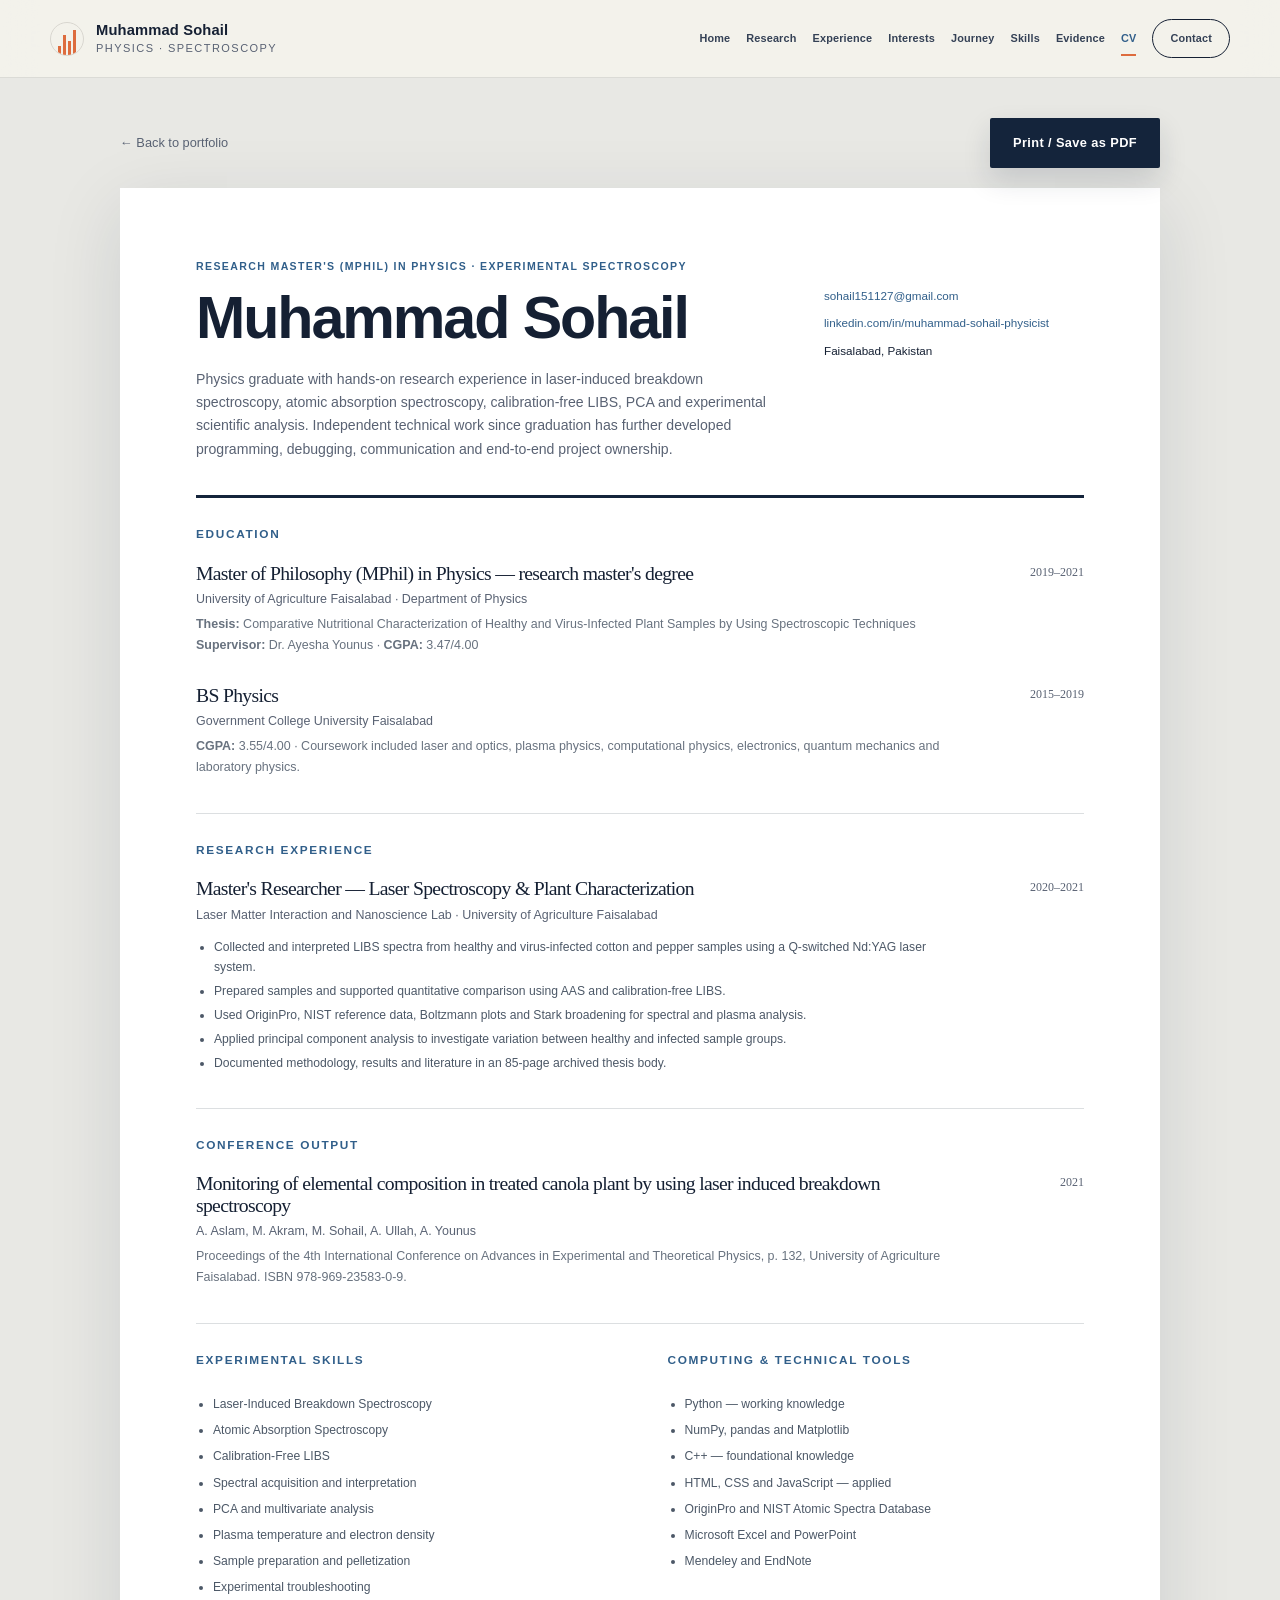
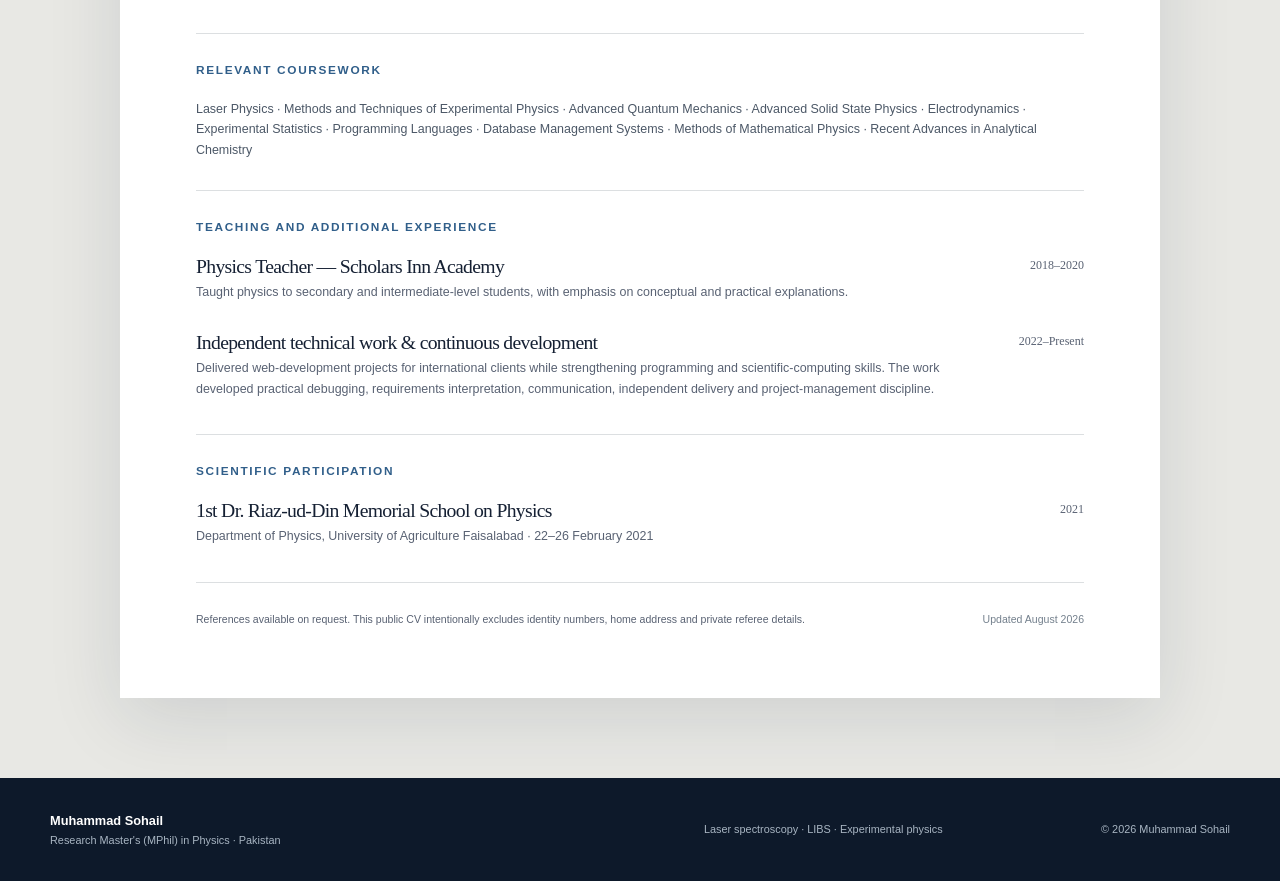
<file: cv.html>
<!doctype html>
<html lang="en">
<head>
  <meta charset="utf-8">
  <meta name="viewport" content="width=device-width, initial-scale=1">
  <meta name="description" content="Academic CV of Muhammad Sohail, research-master's (MPhil) Physics graduate and experimental spectroscopy researcher.">
  <title>Academic CV — Muhammad Sohail</title>
  <link rel="icon" href="assets/images/favicon.svg" type="image/svg+xml">
  <link rel="stylesheet" href="assets/css/styles.css">
  <script defer src="assets/js/main.js"></script>
</head>
<body data-page="cv" class="cv-page">
  <a class="skip-link" href="#main">Skip to content</a>
  <header class="site-header no-print" data-header>
    <div class="shell header-inner">
      <a class="brand" href="index.html#home"><span class="brand-mark" aria-hidden="true"><i></i><i></i><i></i><i></i></span><span><strong>Muhammad Sohail</strong><small>Physics · Spectroscopy</small></span></a>
      <button class="menu-toggle" type="button" aria-expanded="false" aria-controls="primary-navigation" data-menu-toggle><span></span><span></span><span></span><span class="sr-only">Open navigation</span></button>
      <nav class="nav" id="primary-navigation" aria-label="Primary navigation" data-nav><a href="index.html#home">Home</a><a href="index.html#research">Research</a><a href="index.html#experience">Experience</a><a href="index.html#interests">Interests</a><a href="index.html#education">Journey</a><a href="index.html#skills">Skills</a><a href="index.html#evidence">Evidence</a><a class="is-active" href="cv.html">CV</a><a class="nav-cta" href="index.html#contact">Contact</a></nav>
    </div>
  </header>

  <main id="main" class="cv-shell">
    <div class="cv-toolbar no-print"><a href="index.html">← Back to portfolio</a><button class="button button-primary" type="button" data-print-cv>Print / Save as PDF</button></div>
    <article class="cv-document">
      <header class="cv-header">
        <div><p>Research Master's (MPhil) in Physics · Experimental spectroscopy</p><h1>Muhammad Sohail</h1><p class="cv-summary">Physics graduate with hands-on research experience in laser-induced breakdown spectroscopy, atomic absorption spectroscopy, calibration-free LIBS, PCA and experimental scientific analysis. Independent technical work since graduation has further developed programming, debugging, communication and end-to-end project ownership.</p></div>
        <address><a href="mailto:sohail151127@gmail.com">sohail151127@gmail.com</a><a href="https://www.linkedin.com/in/muhammad-sohail-physicist/">linkedin.com/in/muhammad-sohail-physicist</a><span>Faisalabad, Pakistan</span></address>
      </header>

      <section class="cv-section"><h2>Education</h2>
        <div class="cv-entry"><div><h3>Master of Philosophy (MPhil) in Physics — research master's degree</h3><p>University of Agriculture Faisalabad · Department of Physics</p><p class="cv-detail"><strong>Thesis:</strong> Comparative Nutritional Characterization of Healthy and Virus-Infected Plant Samples by Using Spectroscopic Techniques<br><strong>Supervisor:</strong> Dr. Ayesha Younus · <strong>CGPA:</strong> 3.47/4.00</p></div><time>2019–2021</time></div>
        <div class="cv-entry"><div><h3>BS Physics</h3><p>Government College University Faisalabad</p><p class="cv-detail"><strong>CGPA:</strong> 3.55/4.00 · Coursework included laser and optics, plasma physics, computational physics, electronics, quantum mechanics and laboratory physics.</p></div><time>2015–2019</time></div>
      </section>

      <section class="cv-section"><h2>Research experience</h2>
        <div class="cv-entry"><div><h3>Master's Researcher — Laser Spectroscopy & Plant Characterization</h3><p>Laser Matter Interaction and Nanoscience Lab · University of Agriculture Faisalabad</p><ul><li>Collected and interpreted LIBS spectra from healthy and virus-infected cotton and pepper samples using a Q-switched Nd:YAG laser system.</li><li>Prepared samples and supported quantitative comparison using AAS and calibration-free LIBS.</li><li>Used OriginPro, NIST reference data, Boltzmann plots and Stark broadening for spectral and plasma analysis.</li><li>Applied principal component analysis to investigate variation between healthy and infected sample groups.</li><li>Documented methodology, results and literature in an 85-page archived thesis body.</li></ul></div><time>2020–2021</time></div>
      </section>

      <section class="cv-section"><h2>Conference output</h2>
        <div class="cv-entry"><div><h3>Monitoring of elemental composition in treated canola plant by using laser induced breakdown spectroscopy</h3><p>A. Aslam, M. Akram, M. Sohail, A. Ullah, A. Younus</p><p class="cv-detail">Proceedings of the 4th International Conference on Advances in Experimental and Theoretical Physics, p. 132, University of Agriculture Faisalabad. ISBN 978-969-23583-0-9.</p></div><time>2021</time></div>
      </section>

      <section class="cv-section cv-two-column"><div><h2>Experimental skills</h2><ul class="cv-compact-list"><li>Laser-Induced Breakdown Spectroscopy</li><li>Atomic Absorption Spectroscopy</li><li>Calibration-Free LIBS</li><li>Spectral acquisition and interpretation</li><li>PCA and multivariate analysis</li><li>Plasma temperature and electron density</li><li>Sample preparation and pelletization</li><li>Experimental troubleshooting</li></ul></div><div><h2>Computing & technical tools</h2><ul class="cv-compact-list"><li>Python — working knowledge</li><li>NumPy, pandas and Matplotlib</li><li>C++ — foundational knowledge</li><li>HTML, CSS and JavaScript — applied</li><li>OriginPro and NIST Atomic Spectra Database</li><li>Microsoft Excel and PowerPoint</li><li>Mendeley and EndNote</li></ul></div></section>

      <section class="cv-section"><h2>Relevant coursework</h2><p class="cv-inline-list">Laser Physics · Methods and Techniques of Experimental Physics · Advanced Quantum Mechanics · Advanced Solid State Physics · Electrodynamics · Experimental Statistics · Programming Languages · Database Management Systems · Methods of Mathematical Physics · Recent Advances in Analytical Chemistry</p></section>

      <section class="cv-section"><h2>Teaching and additional experience</h2>
        <div class="cv-entry"><div><h3>Physics Teacher — Scholars Inn Academy</h3><p>Taught physics to secondary and intermediate-level students, with emphasis on conceptual and practical explanations.</p></div><time>2018–2020</time></div>
        <div class="cv-entry"><div><h3>Independent technical work & continuous development</h3><p>Delivered web-development projects for international clients while strengthening programming and scientific-computing skills. The work developed practical debugging, requirements interpretation, communication, independent delivery and project-management discipline.</p></div><time>2022–Present</time></div>
      </section>

      <section class="cv-section"><h2>Scientific participation</h2><div class="cv-entry"><div><h3>1st Dr. Riaz-ud-Din Memorial School on Physics</h3><p>Department of Physics, University of Agriculture Faisalabad · 22–26 February 2021</p></div><time>2021</time></div></section>

      <footer class="cv-footer"><p>References available on request. This public CV intentionally excludes identity numbers, home address and private referee details.</p><span>Updated August 2026</span></footer>
    </article>
  </main>
  <footer class="site-footer no-print"><div class="shell footer-grid"><div><strong>Muhammad Sohail</strong><span>Research Master's (MPhil) in Physics · Pakistan</span></div><p>Laser spectroscopy · LIBS · Experimental physics</p><span>© <span data-year></span> Muhammad Sohail</span></div></footer>
</body>
</html>
</file>
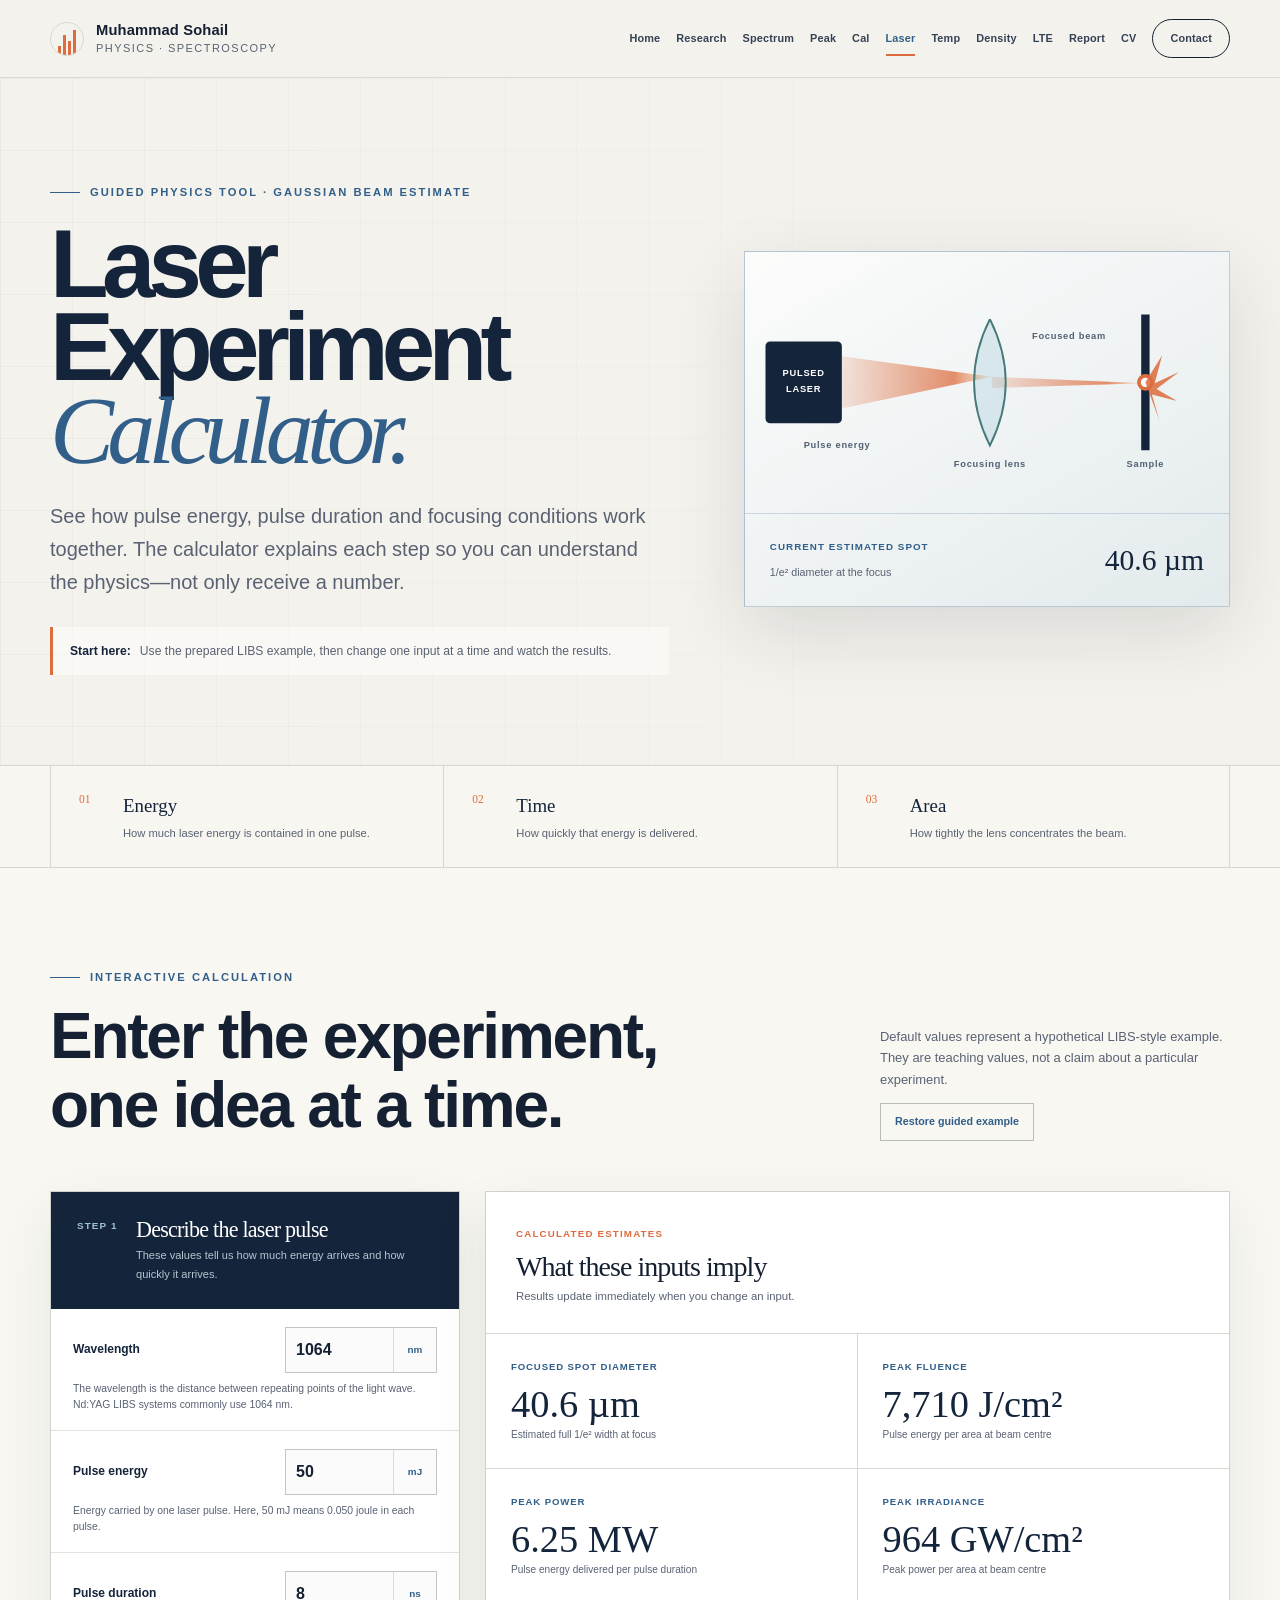
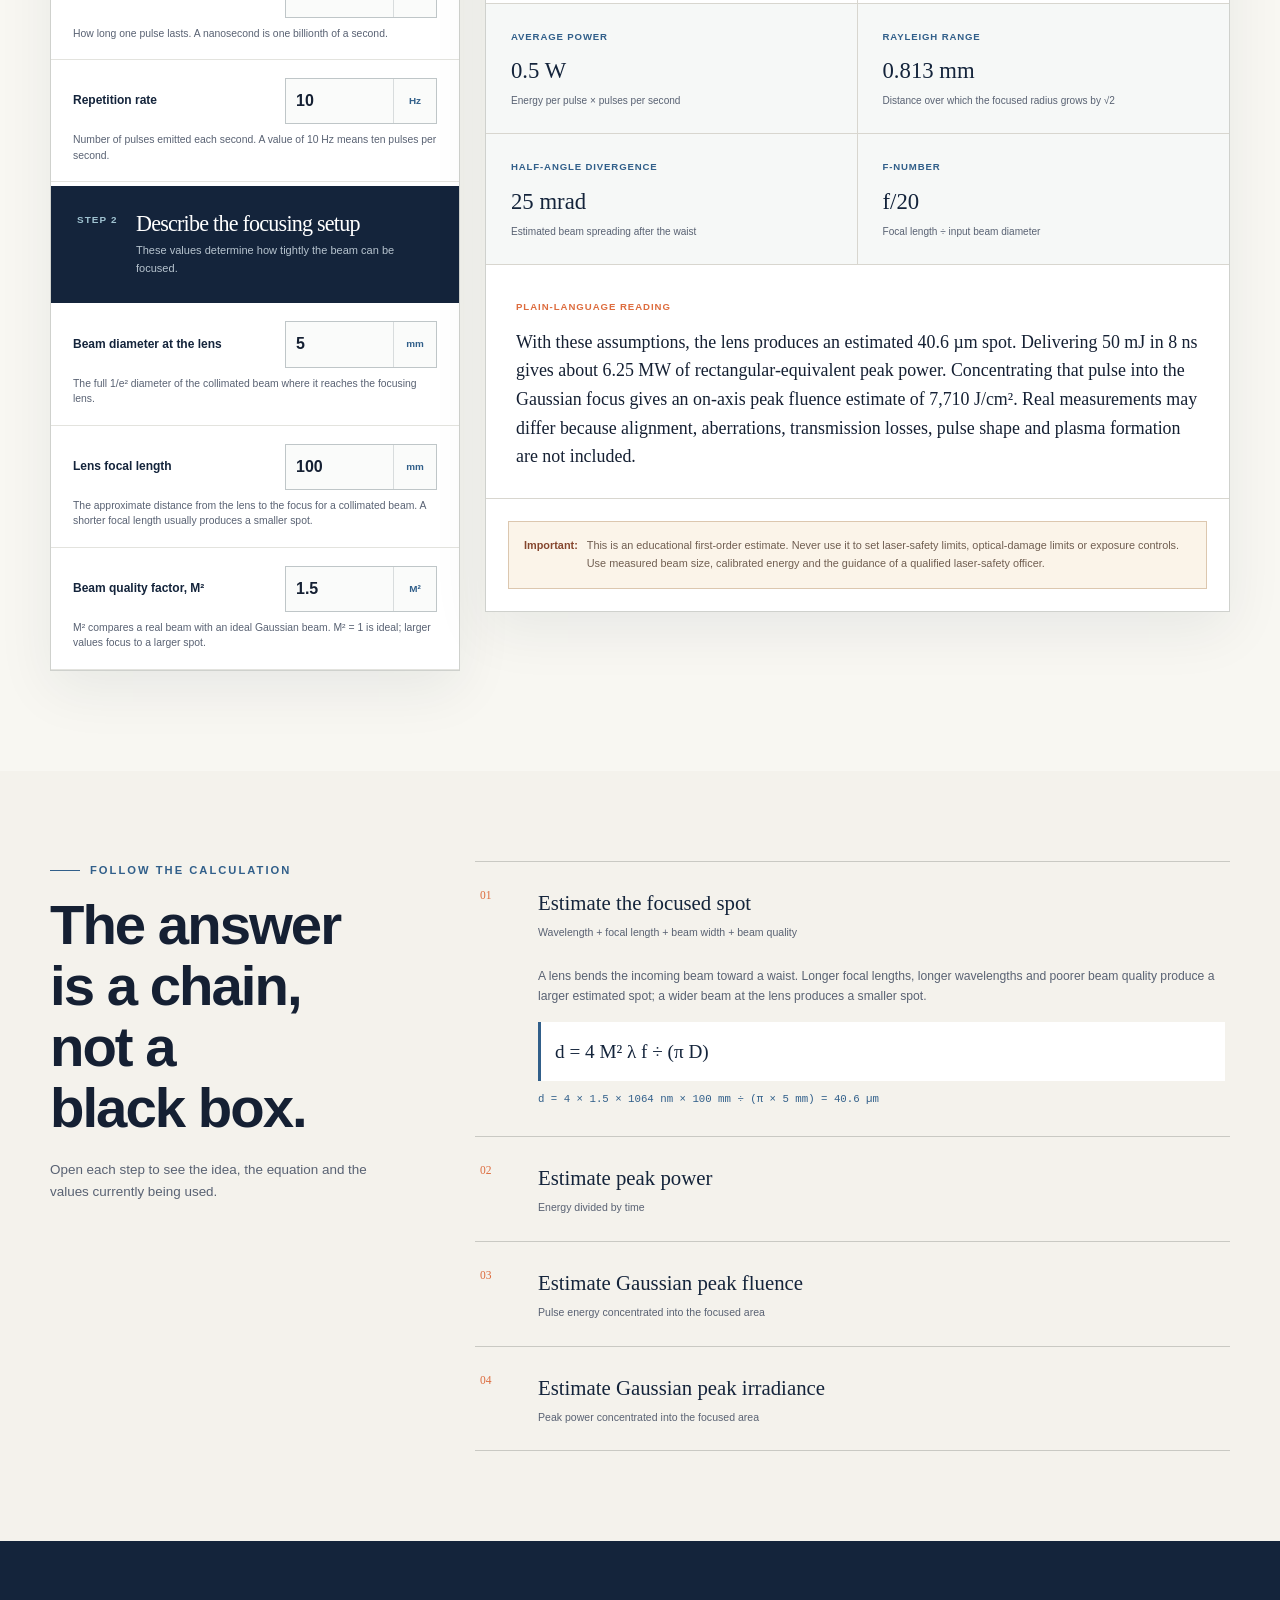
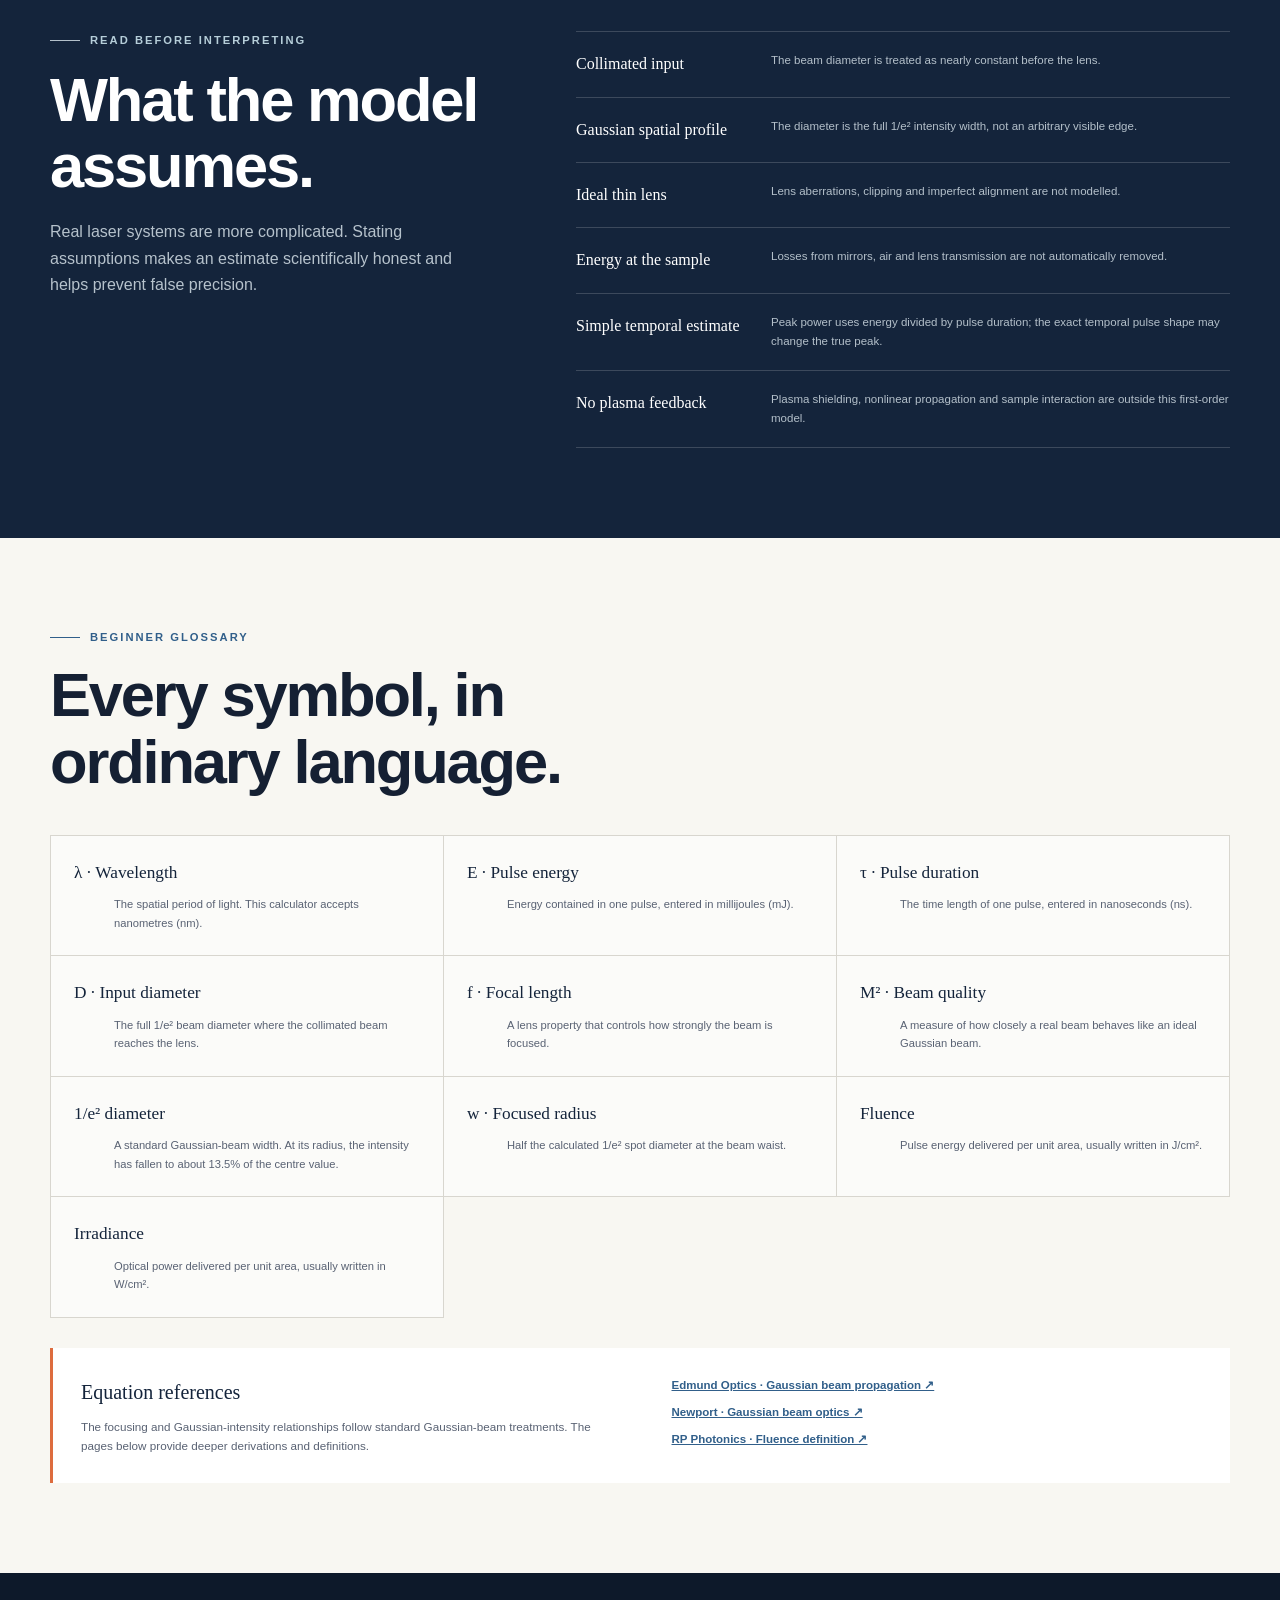
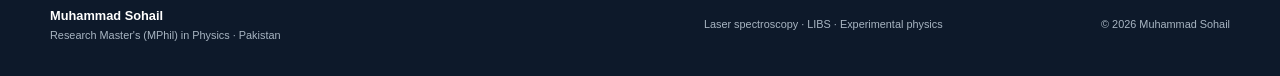
<file: laser-experiment-calculator.html>
<!doctype html>
<html lang="en">
<head>
  <meta charset="utf-8">
  <meta name="viewport" content="width=device-width, initial-scale=1">
  <meta name="description" content="A guided laser experiment calculator by Muhammad Sohail for estimating Gaussian focus size, fluence, peak power, irradiance and related beam parameters.">
  <meta name="theme-color" content="#14243b">
  <title>Laser Experiment Calculator — Muhammad Sohail</title>
  <link rel="icon" href="assets/images/favicon.svg" type="image/svg+xml">
  <link rel="stylesheet" href="assets/css/styles.css">
  <link rel="stylesheet" href="assets/css/laser-calculator.css">
</head>
<body class="laser-calculator-page">
  <a class="skip-link" href="#calculator">Skip to calculator</a>

  <header class="site-header" data-header>
    <div class="shell header-inner">
      <a class="brand" href="index.html" aria-label="Muhammad Sohail home"><span class="brand-mark" aria-hidden="true"><i></i><i></i><i></i><i></i></span><span><strong>Muhammad Sohail</strong><small>Physics · Spectroscopy</small></span></a>
      <button class="menu-toggle" type="button" aria-expanded="false" aria-controls="primary-navigation" data-menu-toggle><span class="sr-only">Open navigation</span><span></span><span></span><span></span></button>
      <nav class="nav" id="primary-navigation" aria-label="Primary navigation" data-nav>
        <a href="index.html#home">Home</a><a href="index.html#research">Research</a><a href="libs-spectrum-analyzer.html">Spectrum</a><a href="spectral-peak-fitter.html">Peak</a><a href="libs-calibration-analyzer.html">Cal</a><a class="is-active" href="laser-experiment-calculator.html" aria-current="page">Laser</a><a href="boltzmann-plasma-analyzer.html">Temp</a><a href="stark-electron-density-analyzer.html">Density</a><a href="lte-mcwhirter-checker.html">LTE</a><a href="libs-plasma-report-builder.html">Report</a><a href="cv.html">CV</a><a class="nav-cta" href="index.html#contact">Contact</a>
      </nav>
    </div>
  </header>

  <main id="calculator">
    <section class="laser-hero">
      <div class="shell laser-hero-grid">
        <div>
          <p class="eyebrow"><span></span> Guided physics tool · Gaussian beam estimate</p>
          <h1>Laser Experiment <em>Calculator.</em></h1>
          <p class="laser-intro">See how pulse energy, pulse duration and focusing conditions work together. The calculator explains each step so you can understand the physics—not only receive a number.</p>
          <div class="hero-guide"><strong>Start here:</strong><span>Use the prepared LIBS example, then change one input at a time and watch the results.</span></div>
        </div>
        <div class="beam-visual" aria-label="Diagram showing a laser beam passing through a focusing lens and forming a small spot on a sample">
          <svg viewBox="0 0 520 280" role="img" aria-labelledby="beam-diagram-title beam-diagram-desc">
            <title id="beam-diagram-title">Simplified laser focusing diagram</title><desc id="beam-diagram-desc">A wide laser beam travels through a lens, narrows to a focused spot, and reaches a sample.</desc>
            <defs><linearGradient id="beam-gradient" x1="0" x2="1"><stop offset="0" stop-color="#dd6c3e" stop-opacity=".15"/><stop offset=".75" stop-color="#dd6c3e" stop-opacity=".75"/><stop offset="1" stop-color="#f1ac72" stop-opacity=".25"/></linearGradient></defs>
            <rect x="22" y="96" width="82" height="88" rx="5" class="laser-source"/><text x="63" y="133" text-anchor="middle">PULSED</text><text x="63" y="150" text-anchor="middle">LASER</text>
            <path d="M104 112 L265 134 L104 168 Z" fill="url(#beam-gradient)"/><path d="M265 134 L430 141 L265 146 Z" fill="url(#beam-gradient)"/>
            <path d="M263 72 Q229 140 263 208 Q297 140 263 72" class="lens"/><line x1="430" y1="67" x2="430" y2="213" class="sample"/><circle cx="430" cy="140" r="7" class="focus"/><path d="M430 140 l18 -29 l-8 30 l26 -12 l-24 18 l22 13 l-27 -7 l8 28 z" class="plasma"/>
            <text x="63" y="210">Pulse energy</text><text x="263" y="231" text-anchor="middle">Focusing lens</text><text x="430" y="231" text-anchor="middle">Sample</text><text x="348" y="93" text-anchor="middle">Focused beam</text>
          </svg>
          <div class="visual-reading"><span>Current estimated spot</span><strong id="visual-spot">—</strong><small>1/e² diameter at the focus</small></div>
        </div>
      </div>
    </section>

    <section class="concept-strip" aria-label="Three core ideas">
      <div class="shell concept-grid"><article><span>01</span><div><strong>Energy</strong><p>How much laser energy is contained in one pulse.</p></div></article><article><span>02</span><div><strong>Time</strong><p>How quickly that energy is delivered.</p></div></article><article><span>03</span><div><strong>Area</strong><p>How tightly the lens concentrates the beam.</p></div></article></div>
    </section>

    <section class="calculator-section" aria-labelledby="calculator-heading">
      <div class="shell">
        <div class="calculator-heading"><div><p class="eyebrow"><span></span> Interactive calculation</p><h2 id="calculator-heading">Enter the experiment, one idea at a time.</h2></div><div><p>Default values represent a hypothetical LIBS-style example. They are teaching values, not a claim about a particular experiment.</p><button id="restore-example" class="restore-button" type="button">Restore guided example</button></div></div>

        <div class="calculator-layout">
          <form class="laser-inputs" id="laser-form" novalidate>
            <div class="input-group-heading"><span>Step 1</span><div><h3>Describe the laser pulse</h3><p>These values tell us how much energy arrives and how quickly it arrives.</p></div></div>

            <label class="guided-field" for="wavelength"><span class="field-title">Wavelength</span><span class="field-control"><input id="wavelength" name="wavelength" type="number" min="100" max="20000" step="1" value="1064" inputmode="decimal"><b>nm</b></span><small>The wavelength is the distance between repeating points of the light wave. Nd:YAG LIBS systems commonly use 1064 nm.</small></label>
            <label class="guided-field" for="pulse-energy"><span class="field-title">Pulse energy</span><span class="field-control"><input id="pulse-energy" name="pulseEnergy" type="number" min="0.0001" step="0.1" value="50" inputmode="decimal"><b>mJ</b></span><small>Energy carried by one laser pulse. Here, 50 mJ means 0.050 joule in each pulse.</small></label>
            <label class="guided-field" for="pulse-duration"><span class="field-title">Pulse duration</span><span class="field-control"><input id="pulse-duration" name="pulseDuration" type="number" min="0.0001" step="0.1" value="8" inputmode="decimal"><b>ns</b></span><small>How long one pulse lasts. A nanosecond is one billionth of a second.</small></label>
            <label class="guided-field" for="repetition-rate"><span class="field-title">Repetition rate</span><span class="field-control"><input id="repetition-rate" name="repetitionRate" type="number" min="0" step="1" value="10" inputmode="decimal"><b>Hz</b></span><small>Number of pulses emitted each second. A value of 10 Hz means ten pulses per second.</small></label>

            <div class="input-group-heading second-group"><span>Step 2</span><div><h3>Describe the focusing setup</h3><p>These values determine how tightly the beam can be focused.</p></div></div>
            <label class="guided-field" for="beam-diameter"><span class="field-title">Beam diameter at the lens</span><span class="field-control"><input id="beam-diameter" name="beamDiameter" type="number" min="0.001" step="0.1" value="5" inputmode="decimal"><b>mm</b></span><small>The full 1/e² diameter of the collimated beam where it reaches the focusing lens.</small></label>
            <label class="guided-field" for="focal-length"><span class="field-title">Lens focal length</span><span class="field-control"><input id="focal-length" name="focalLength" type="number" min="0.001" step="1" value="100" inputmode="decimal"><b>mm</b></span><small>The approximate distance from the lens to the focus for a collimated beam. A shorter focal length usually produces a smaller spot.</small></label>
            <label class="guided-field" for="beam-quality"><span class="field-title">Beam quality factor, M²</span><span class="field-control"><input id="beam-quality" name="beamQuality" type="number" min="1" step="0.1" value="1.5" inputmode="decimal"><b>M²</b></span><small>M² compares a real beam with an ideal Gaussian beam. M² = 1 is ideal; larger values focus to a larger spot.</small></label>
            <div id="input-message" class="input-message" role="alert" hidden></div>
          </form>

          <div class="laser-results" aria-live="polite">
            <div class="results-heading"><span>Calculated estimates</span><h3>What these inputs imply</h3><p>Results update immediately when you change an input.</p></div>
            <div class="primary-results">
              <article><span>Focused spot diameter</span><strong id="spot-diameter">—</strong><small>Estimated full 1/e² width at focus</small></article>
              <article><span>Peak fluence</span><strong id="peak-fluence">—</strong><small>Pulse energy per area at beam centre</small></article>
              <article><span>Peak power</span><strong id="peak-power">—</strong><small>Pulse energy delivered per pulse duration</small></article>
              <article><span>Peak irradiance</span><strong id="peak-irradiance">—</strong><small>Peak power per area at beam centre</small></article>
            </div>
            <div class="secondary-results">
              <article><span>Average power</span><strong id="average-power">—</strong><small>Energy per pulse × pulses per second</small></article>
              <article><span>Rayleigh range</span><strong id="rayleigh-range">—</strong><small>Distance over which the focused radius grows by √2</small></article>
              <article><span>Half-angle divergence</span><strong id="divergence">—</strong><small>Estimated beam spreading after the waist</small></article>
              <article><span>F-number</span><strong id="f-number">—</strong><small>Focal length ÷ input beam diameter</small></article>
            </div>
            <div class="result-meaning"><span>Plain-language reading</span><p id="result-explanation">—</p></div>
            <div class="safety-note"><strong>Important:</strong><p>This is an educational first-order estimate. Never use it to set laser-safety limits, optical-damage limits or exposure controls. Use measured beam size, calibrated energy and the guidance of a qualified laser-safety officer.</p></div>
          </div>
        </div>
      </div>
    </section>

    <section class="calculation-story section-pad-small">
      <div class="shell story-grid">
        <div class="story-intro"><p class="eyebrow"><span></span> Follow the calculation</p><h2>The answer is a chain, not a black box.</h2><p>Open each step to see the idea, the equation and the values currently being used.</p></div>
        <div class="equation-list">
          <details open><summary><span>01</span><div><strong>Estimate the focused spot</strong><small>Wavelength + focal length + beam width + beam quality</small></div></summary><div><p>A lens bends the incoming beam toward a waist. Longer focal lengths, longer wavelengths and poorer beam quality produce a larger estimated spot; a wider beam at the lens produces a smaller spot.</p><div class="equation">d = 4 M² λ f ÷ (π D)</div><p class="substitution" id="spot-substitution">—</p></div></details>
          <details><summary><span>02</span><div><strong>Estimate peak power</strong><small>Energy divided by time</small></div></summary><div><p>The same pulse energy produces more peak power when it is delivered in a shorter time. This tool uses the simple rectangular-equivalent estimate.</p><div class="equation">P<sub>peak</sub> ≈ E ÷ τ</div><p class="substitution" id="power-substitution">—</p></div></details>
          <details><summary><span>03</span><div><strong>Estimate Gaussian peak fluence</strong><small>Pulse energy concentrated into the focused area</small></div></summary><div><p>A Gaussian beam is brightest at its centre. For a 1/e² radius w, its on-axis peak fluence includes a factor of two.</p><div class="equation">F<sub>peak</sub> = 2E ÷ (πw²)</div><p class="substitution" id="fluence-substitution">—</p></div></details>
          <details><summary><span>04</span><div><strong>Estimate Gaussian peak irradiance</strong><small>Peak power concentrated into the focused area</small></div></summary><div><p>Irradiance describes optical power arriving per unit area. The estimate uses the calculated peak power and Gaussian beam area.</p><div class="equation">I<sub>peak</sub> = 2P<sub>peak</sub> ÷ (πw²)</div><p class="substitution" id="irradiance-substitution">—</p></div></details>
        </div>
      </div>
    </section>

    <section class="assumptions-section section-pad-small">
      <div class="shell assumptions-grid">
        <div><p class="eyebrow eyebrow-light"><span></span> Read before interpreting</p><h2>What the model assumes.</h2><p>Real laser systems are more complicated. Stating assumptions makes an estimate scientifically honest and helps prevent false precision.</p></div>
        <ul>
          <li><strong>Collimated input</strong><span>The beam diameter is treated as nearly constant before the lens.</span></li>
          <li><strong>Gaussian spatial profile</strong><span>The diameter is the full 1/e² intensity width, not an arbitrary visible edge.</span></li>
          <li><strong>Ideal thin lens</strong><span>Lens aberrations, clipping and imperfect alignment are not modelled.</span></li>
          <li><strong>Energy at the sample</strong><span>Losses from mirrors, air and lens transmission are not automatically removed.</span></li>
          <li><strong>Simple temporal estimate</strong><span>Peak power uses energy divided by pulse duration; the exact temporal pulse shape may change the true peak.</span></li>
          <li><strong>No plasma feedback</strong><span>Plasma shielding, nonlinear propagation and sample interaction are outside this first-order model.</span></li>
        </ul>
      </div>
    </section>

    <section class="glossary-section section-pad-small">
      <div class="shell">
        <div class="glossary-heading"><p class="eyebrow"><span></span> Beginner glossary</p><h2>Every symbol, in ordinary language.</h2></div>
        <dl class="glossary-grid">
          <div><dt>λ · Wavelength</dt><dd>The spatial period of light. This calculator accepts nanometres (nm).</dd></div>
          <div><dt>E · Pulse energy</dt><dd>Energy contained in one pulse, entered in millijoules (mJ).</dd></div>
          <div><dt>τ · Pulse duration</dt><dd>The time length of one pulse, entered in nanoseconds (ns).</dd></div>
          <div><dt>D · Input diameter</dt><dd>The full 1/e² beam diameter where the collimated beam reaches the lens.</dd></div>
          <div><dt>f · Focal length</dt><dd>A lens property that controls how strongly the beam is focused.</dd></div>
          <div><dt>M² · Beam quality</dt><dd>A measure of how closely a real beam behaves like an ideal Gaussian beam.</dd></div>
          <div><dt>1/e² diameter</dt><dd>A standard Gaussian-beam width. At its radius, the intensity has fallen to about 13.5% of the centre value.</dd></div>
          <div><dt>w · Focused radius</dt><dd>Half the calculated 1/e² spot diameter at the beam waist.</dd></div>
          <div><dt>Fluence</dt><dd>Pulse energy delivered per unit area, usually written in J/cm².</dd></div>
          <div><dt>Irradiance</dt><dd>Optical power delivered per unit area, usually written in W/cm².</dd></div>
        </dl>
        <div class="source-note"><div><strong>Equation references</strong><p>The focusing and Gaussian-intensity relationships follow standard Gaussian-beam treatments. The pages below provide deeper derivations and definitions.</p></div><ul><li><a href="https://www.edmundoptics.com/knowledge-center/application-notes/lasers/gaussian-beam-propagation/" target="_blank" rel="noopener noreferrer">Edmund Optics · Gaussian beam propagation ↗</a></li><li><a href="https://www.newport.com/n/gaussian-beam-optics/resources" target="_blank" rel="noopener noreferrer">Newport · Gaussian beam optics ↗</a></li><li><a href="https://www.rp-photonics.com/fluence.html" target="_blank" rel="noopener noreferrer">RP Photonics · Fluence definition ↗</a></li></ul></div>
      </div>
    </section>
  </main>

  <footer class="site-footer"><div class="shell footer-grid"><div><strong>Muhammad Sohail</strong><span>Research Master's (MPhil) in Physics · Pakistan</span></div><p>Laser spectroscopy · LIBS · Experimental physics</p><span>© <span data-year></span> Muhammad Sohail</span></div></footer>
  <script src="assets/js/main.js"></script>
  <script src="assets/js/laser-calculator.js"></script>
</body>
</html>
</file>
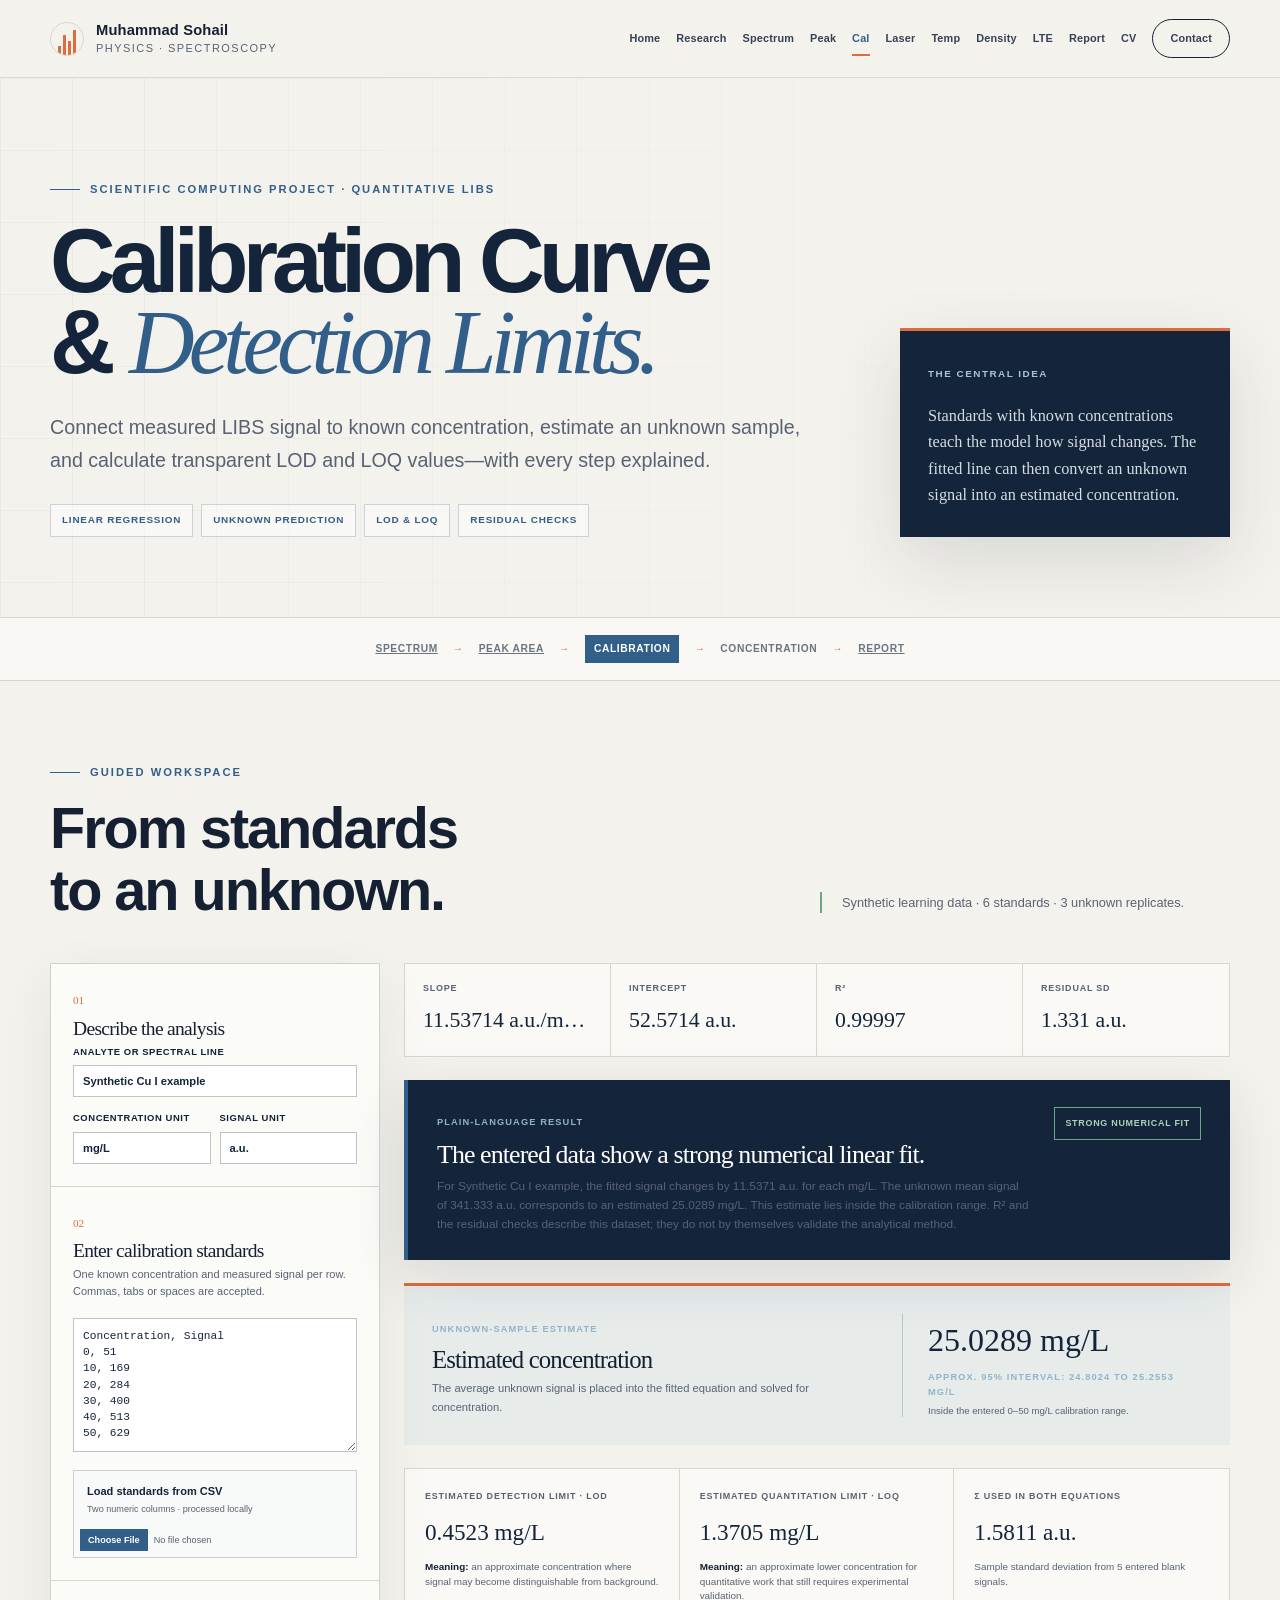
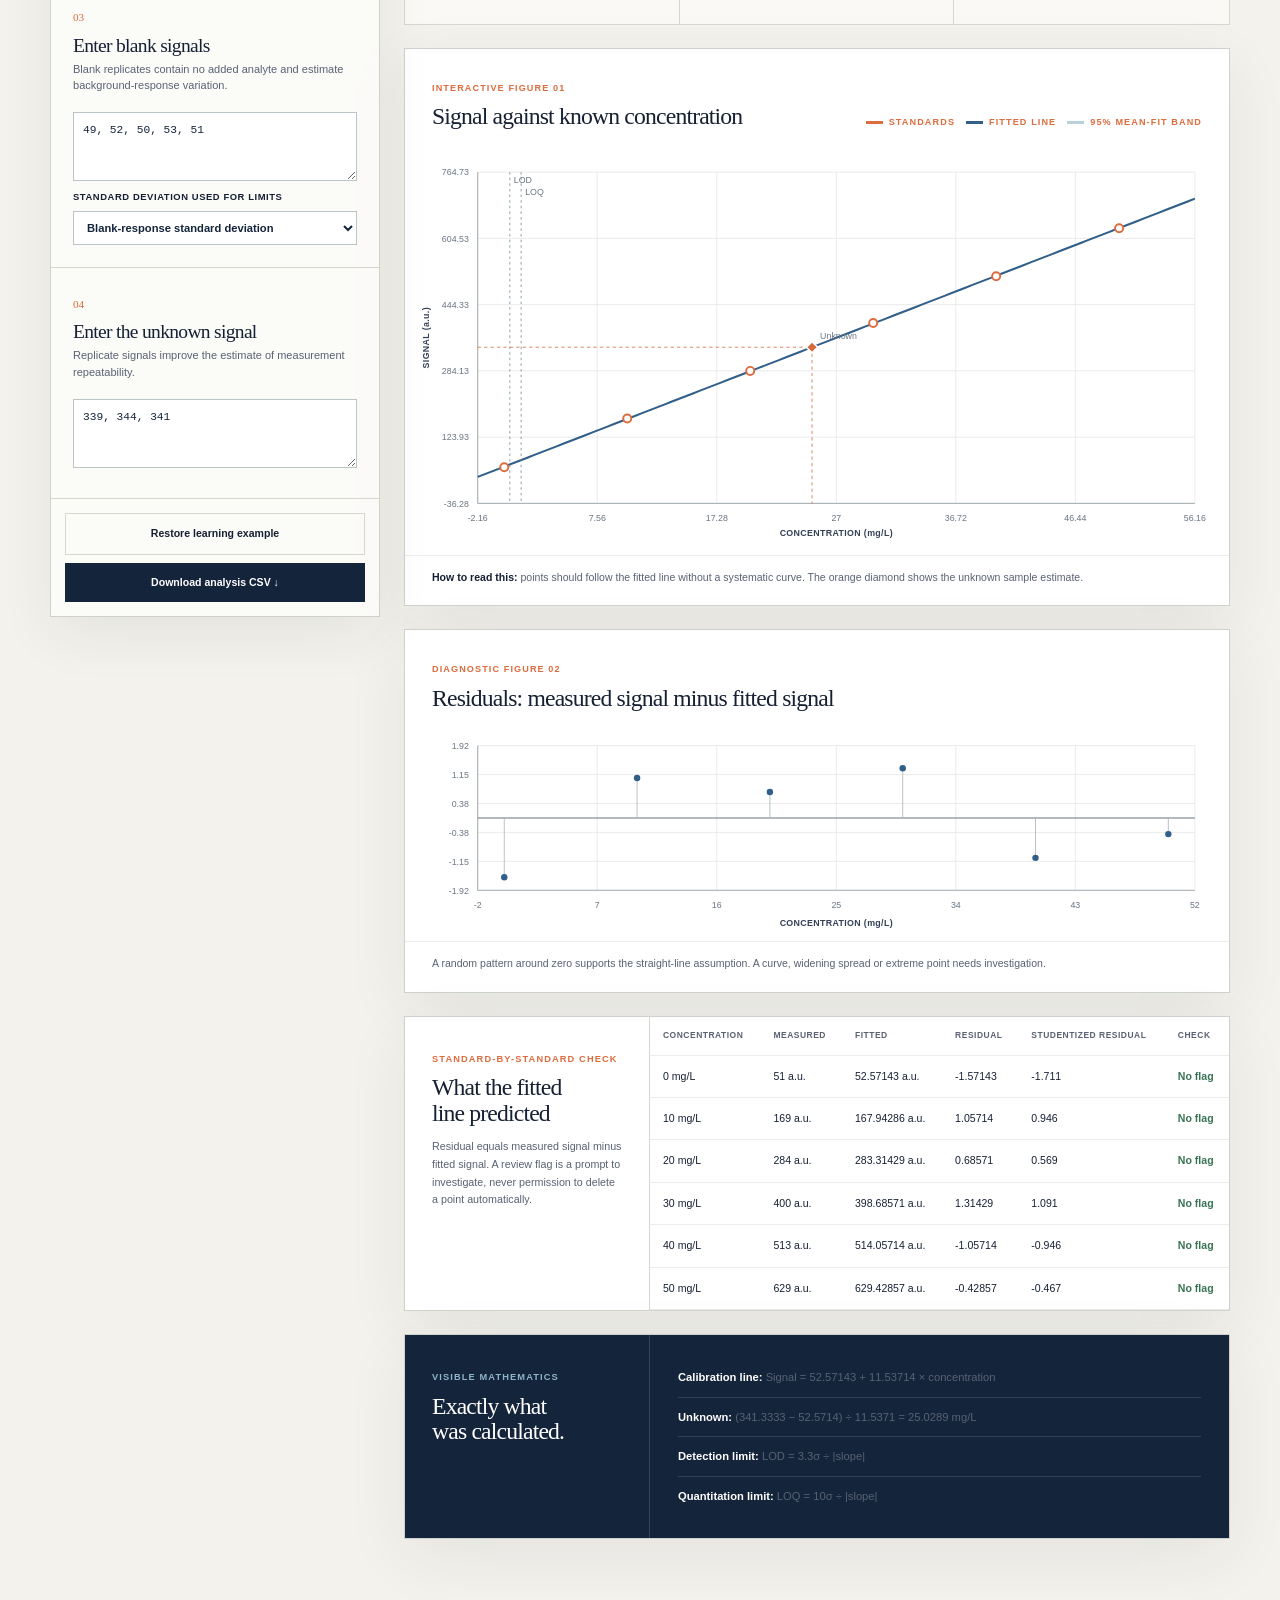
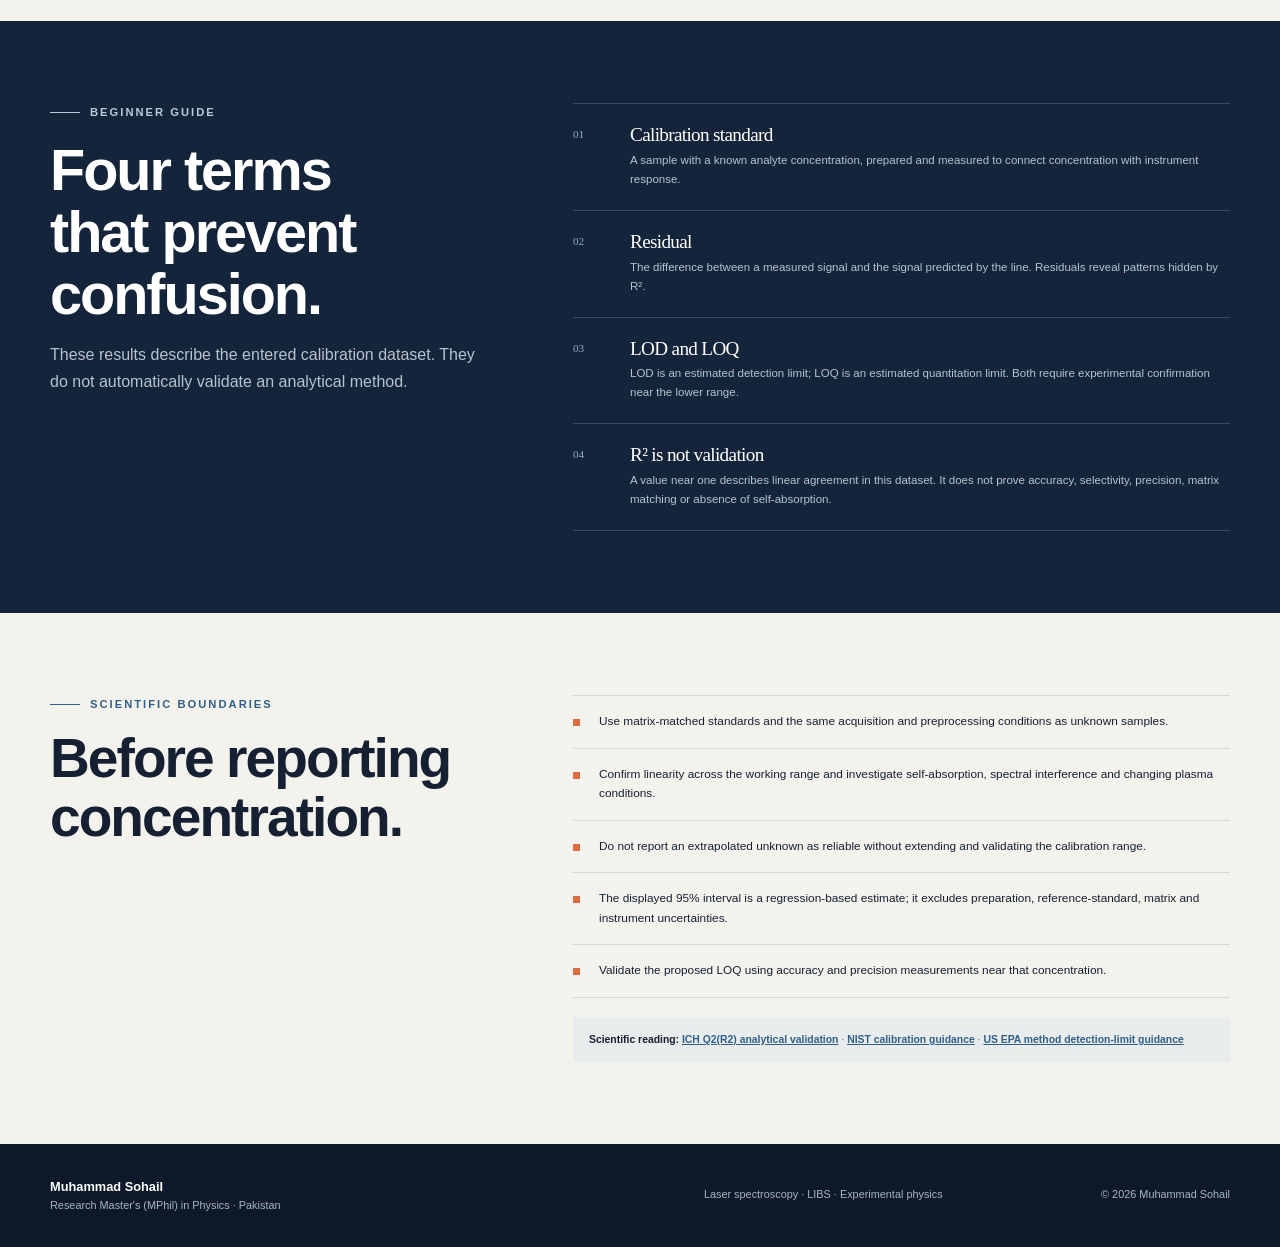
<file: libs-calibration-analyzer.html>
<!doctype html>
<html lang="en">
<head>
  <meta charset="utf-8">
  <meta name="viewport" content="width=device-width, initial-scale=1">
  <meta name="description" content="A guided browser-based LIBS calibration curve, unknown-concentration, LOD and LOQ analyzer by Muhammad Sohail.">
  <meta name="theme-color" content="#14243b">
  <title>LIBS Calibration Curve &amp; Detection Limit Analyzer — Muhammad Sohail</title>
  <link rel="icon" href="assets/images/favicon.svg" type="image/svg+xml">
  <link rel="stylesheet" href="assets/css/styles.css">
  <link rel="stylesheet" href="assets/css/calibration-analyzer.css">
</head>
<body class="calibration-page">
  <a class="skip-link" href="#calibration-analyzer">Skip to analyzer</a>
  <header class="site-header" data-header><div class="shell header-inner">
    <a class="brand" href="index.html" aria-label="Muhammad Sohail home"><span class="brand-mark" aria-hidden="true"><i></i><i></i><i></i><i></i></span><span><strong>Muhammad Sohail</strong><small>Physics · Spectroscopy</small></span></a>
    <button class="menu-toggle" type="button" aria-expanded="false" aria-controls="primary-navigation" data-menu-toggle><span class="sr-only">Open navigation</span><span></span><span></span><span></span></button>
    <nav class="nav" id="primary-navigation" aria-label="Primary navigation" data-nav><a href="index.html#home">Home</a><a href="index.html#research">Research</a><a href="libs-spectrum-analyzer.html">Spectrum</a><a href="spectral-peak-fitter.html">Peak</a><a class="is-active" href="libs-calibration-analyzer.html" aria-current="page">Cal</a><a href="laser-experiment-calculator.html">Laser</a><a href="boltzmann-plasma-analyzer.html">Temp</a><a href="stark-electron-density-analyzer.html">Density</a><a href="lte-mcwhirter-checker.html">LTE</a><a href="libs-plasma-report-builder.html">Report</a><a href="cv.html">CV</a><a class="nav-cta" href="index.html#contact">Contact</a></nav>
  </div></header>

  <main id="calibration-analyzer">
    <section class="calibration-hero"><div class="shell hero-grid">
      <div><p class="eyebrow"><span></span> Scientific computing project · Quantitative LIBS</p><h1>Calibration Curve &amp; <em>Detection Limits.</em></h1><p class="hero-intro">Connect measured LIBS signal to known concentration, estimate an unknown sample, and calculate transparent LOD and LOQ values—with every step explained.</p><div class="hero-badges"><span>Linear regression</span><span>Unknown prediction</span><span>LOD &amp; LOQ</span><span>Residual checks</span></div></div>
      <aside class="method-note"><span>The central idea</span><p>Standards with known concentrations teach the model how signal changes. The fitted line can then convert an unknown signal into an estimated concentration.</p></aside>
    </div></section>

    <section class="workflow-strip" aria-label="LIBS analysis workflow"><div class="shell"><a href="libs-spectrum-analyzer.html">Spectrum</a><i>→</i><a href="spectral-peak-fitter.html">Peak area</a><i>→</i><strong>Calibration</strong><i>→</i><span>Concentration</span><i>→</i><a href="libs-plasma-report-builder.html">Report</a></div></section>

    <section class="workspace section-pad-small"><div class="shell">
      <div class="workspace-heading"><div><p class="eyebrow"><span></span> Guided workspace</p><h2>From standards to an unknown.</h2></div><p id="calibration-status" role="status" aria-live="polite">Synthetic learning data are loaded. Replace them with measurements from your own validated experiment.</p></div>
      <div class="workspace-grid">
        <aside class="control-panel" aria-label="Calibration inputs">
          <section class="control-section"><span class="control-number">01</span><h3>Describe the analysis</h3><label class="field-label" for="analyte-label">Analyte or spectral line</label><input id="analyte-label" type="text" value="Synthetic Cu I example"><div class="input-pair"><label>Concentration unit<input id="concentration-unit" type="text" value="mg/L"></label><label>Signal unit<input id="signal-unit" type="text" value="a.u."></label></div></section>
          <section class="control-section"><span class="control-number">02</span><h3>Enter calibration standards</h3><p>One known concentration and measured signal per row. Commas, tabs or spaces are accepted.</p><textarea id="standard-data" rows="7" spellcheck="false" aria-label="Calibration standard concentration and signal data">Concentration, Signal
0, 51
10, 169
20, 284
30, 400
40, 513
50, 629</textarea><label class="file-control" for="calibration-file"><strong>Load standards from CSV</strong><small>Two numeric columns · processed locally</small></label><input id="calibration-file" class="file-input" type="file" accept=".csv,.txt,text/csv,text/plain"></section>
          <section class="control-section"><span class="control-number">03</span><h3>Enter blank signals</h3><p>Blank replicates contain no added analyte and estimate background-response variation.</p><textarea id="blank-data" rows="3" spellcheck="false" aria-label="Blank signal replicates">49, 52, 50, 53, 51</textarea><label class="field-label" for="sigma-method">Standard deviation used for limits</label><select id="sigma-method"><option value="blank">Blank-response standard deviation</option><option value="residual">Calibration residual standard deviation</option></select></section>
          <section class="control-section"><span class="control-number">04</span><h3>Enter the unknown signal</h3><p>Replicate signals improve the estimate of measurement repeatability.</p><textarea id="unknown-data" rows="3" spellcheck="false" aria-label="Unknown sample signal replicates">339, 344, 341</textarea></section>
          <button id="restore-calibration" class="secondary-button" type="button">Restore learning example</button><button id="download-calibration" class="download-button" type="button">Download analysis CSV <span aria-hidden="true">↓</span></button>
        </aside>

        <div class="results-panel">
          <div class="metric-grid" aria-label="Calibration summary"><article><span>Slope</span><strong id="metric-slope">—</strong></article><article><span>Intercept</span><strong id="metric-intercept">—</strong></article><article><span>R²</span><strong id="metric-r2">—</strong></article><article><span>Residual SD</span><strong id="metric-residual-sd">—</strong></article></div>
          <section class="result-card" aria-live="polite"><div><span>Plain-language result</span><h2 id="result-heading">The learning example is ready.</h2><p id="result-summary">The regression and unknown-sample estimate will be explained here.</p></div><div id="quality-badge" class="quality-badge">CALCULATING</div></section>

          <section class="unknown-card" aria-labelledby="unknown-title"><div><span>Unknown-sample estimate</span><h2 id="unknown-title">Estimated concentration</h2><p>The average unknown signal is placed into the fitted equation and solved for concentration.</p></div><div class="unknown-value"><strong id="unknown-concentration">—</strong><span id="unknown-interval">—</span><small id="unknown-range-note">Waiting for valid inputs.</small></div></section>

          <section class="limit-grid" aria-label="Detection and quantitation limits"><article><span>Estimated detection limit · LOD</span><strong id="lod-value">—</strong><p><b>Meaning:</b> an approximate concentration where signal may become distinguishable from background.</p></article><article><span>Estimated quantitation limit · LOQ</span><strong id="loq-value">—</strong><p><b>Meaning:</b> an approximate lower concentration for quantitative work that still requires experimental validation.</p></article><article><span>σ used in both equations</span><strong id="sigma-value">—</strong><p id="sigma-description">Selected response standard deviation.</p></article></section>

          <section class="chart-card" aria-labelledby="curve-title"><div class="chart-heading"><div><span>Interactive figure 01</span><h2 id="curve-title">Signal against known concentration</h2></div><div class="legend"><span><i class="legend-point"></i>Standards</span><span><i class="legend-line"></i>Fitted line</span><span><i class="legend-band"></i>95% mean-fit band</span></div></div><div class="chart-wrap"><svg id="calibration-chart" viewBox="0 0 1000 500" role="img" aria-labelledby="curve-title curve-desc"><desc id="curve-desc">Calibration standards, fitted regression line, confidence band and unknown sample prediction.</desc></svg></div><p class="chart-caption"><strong>How to read this:</strong> points should follow the fitted line without a systematic curve. The orange diamond shows the unknown sample estimate.</p></section>

          <section class="chart-card residual-card" aria-labelledby="residual-title"><div class="chart-heading"><div><span>Diagnostic figure 02</span><h2 id="residual-title">Residuals: measured signal minus fitted signal</h2></div></div><div class="residual-wrap"><svg id="calibration-residual-chart" viewBox="0 0 1000 260" role="img" aria-labelledby="residual-title residual-desc"><desc id="residual-desc">Residuals for each calibration standard.</desc></svg></div><p class="chart-caption">A random pattern around zero supports the straight-line assumption. A curve, widening spread or extreme point needs investigation.</p></section>

          <section class="data-card" aria-labelledby="standard-table-title"><div><span>Standard-by-standard check</span><h2 id="standard-table-title">What the fitted line predicted</h2><p>Residual equals measured signal minus fitted signal. A review flag is a prompt to investigate, never permission to delete a point automatically.</p></div><div class="table-scroll"><table><thead><tr><th>Concentration</th><th>Measured</th><th>Fitted</th><th>Residual</th><th>Studentized residual</th><th>Check</th></tr></thead><tbody id="standard-table"></tbody></table></div></section>

          <section class="equation-card"><div><span>Visible mathematics</span><h2>Exactly what was calculated.</h2></div><div class="equations"><p><b>Calibration line:</b> <span id="equation-line">Signal = intercept + slope × concentration</span></p><p><b>Unknown:</b> <span id="equation-unknown">Concentration = (unknown signal − intercept) ÷ slope</span></p><p><b>Detection limit:</b> LOD = 3.3σ ÷ |slope|</p><p><b>Quantitation limit:</b> LOQ = 10σ ÷ |slope|</p></div></section>
        </div>
      </div>
    </div></section>

    <section class="learning-section section-pad-small"><div class="shell learning-grid"><div><p class="eyebrow eyebrow-light"><span></span> Beginner guide</p><h2>Four terms that prevent confusion.</h2><p>These results describe the entered calibration dataset. They do not automatically validate an analytical method.</p></div><div class="definition-list"><article><span>01</span><div><h3>Calibration standard</h3><p>A sample with a known analyte concentration, prepared and measured to connect concentration with instrument response.</p></div></article><article><span>02</span><div><h3>Residual</h3><p>The difference between a measured signal and the signal predicted by the line. Residuals reveal patterns hidden by R².</p></div></article><article><span>03</span><div><h3>LOD and LOQ</h3><p>LOD is an estimated detection limit; LOQ is an estimated quantitation limit. Both require experimental confirmation near the lower range.</p></div></article><article><span>04</span><div><h3>R² is not validation</h3><p>A value near one describes linear agreement in this dataset. It does not prove accuracy, selectivity, precision, matrix matching or absence of self-absorption.</p></div></article></div></div></section>

    <section class="limitations section-pad-small"><div class="shell limitations-grid"><div><p class="eyebrow"><span></span> Scientific boundaries</p><h2>Before reporting concentration.</h2></div><div><ul><li>Use matrix-matched standards and the same acquisition and preprocessing conditions as unknown samples.</li><li>Confirm linearity across the working range and investigate self-absorption, spectral interference and changing plasma conditions.</li><li>Do not report an extrapolated unknown as reliable without extending and validating the calibration range.</li><li>The displayed 95% interval is a regression-based estimate; it excludes preparation, reference-standard, matrix and instrument uncertainties.</li><li>Validate the proposed LOQ using accuracy and precision measurements near that concentration.</li></ul><p class="source-note"><strong>Scientific reading:</strong> <a href="https://database.ich.org/sites/default/files/ICH_Q2%28R2%29_Guideline_2023_1130.pdf" target="_blank" rel="noopener noreferrer">ICH Q2(R2) analytical validation</a> · <a href="https://www.itl.nist.gov/div898/software/dataplot/refman1/auxillar/calibrat.htm" target="_blank" rel="noopener noreferrer">NIST calibration guidance</a> · <a href="https://www.epa.gov/cwa-methods/method-detection-limit-frequent-questions" target="_blank" rel="noopener noreferrer">US EPA method detection-limit guidance</a></p></div></div></section>
  </main>

  <footer class="site-footer"><div class="shell footer-grid"><div><strong>Muhammad Sohail</strong><span>Research Master's (MPhil) in Physics · Pakistan</span></div><p>Laser spectroscopy · LIBS · Experimental physics</p><span>© <span data-year></span> Muhammad Sohail</span></div></footer>
  <script src="assets/js/main.js"></script><script src="assets/js/calibration-analyzer.js"></script>
</body>
</html>
</file>
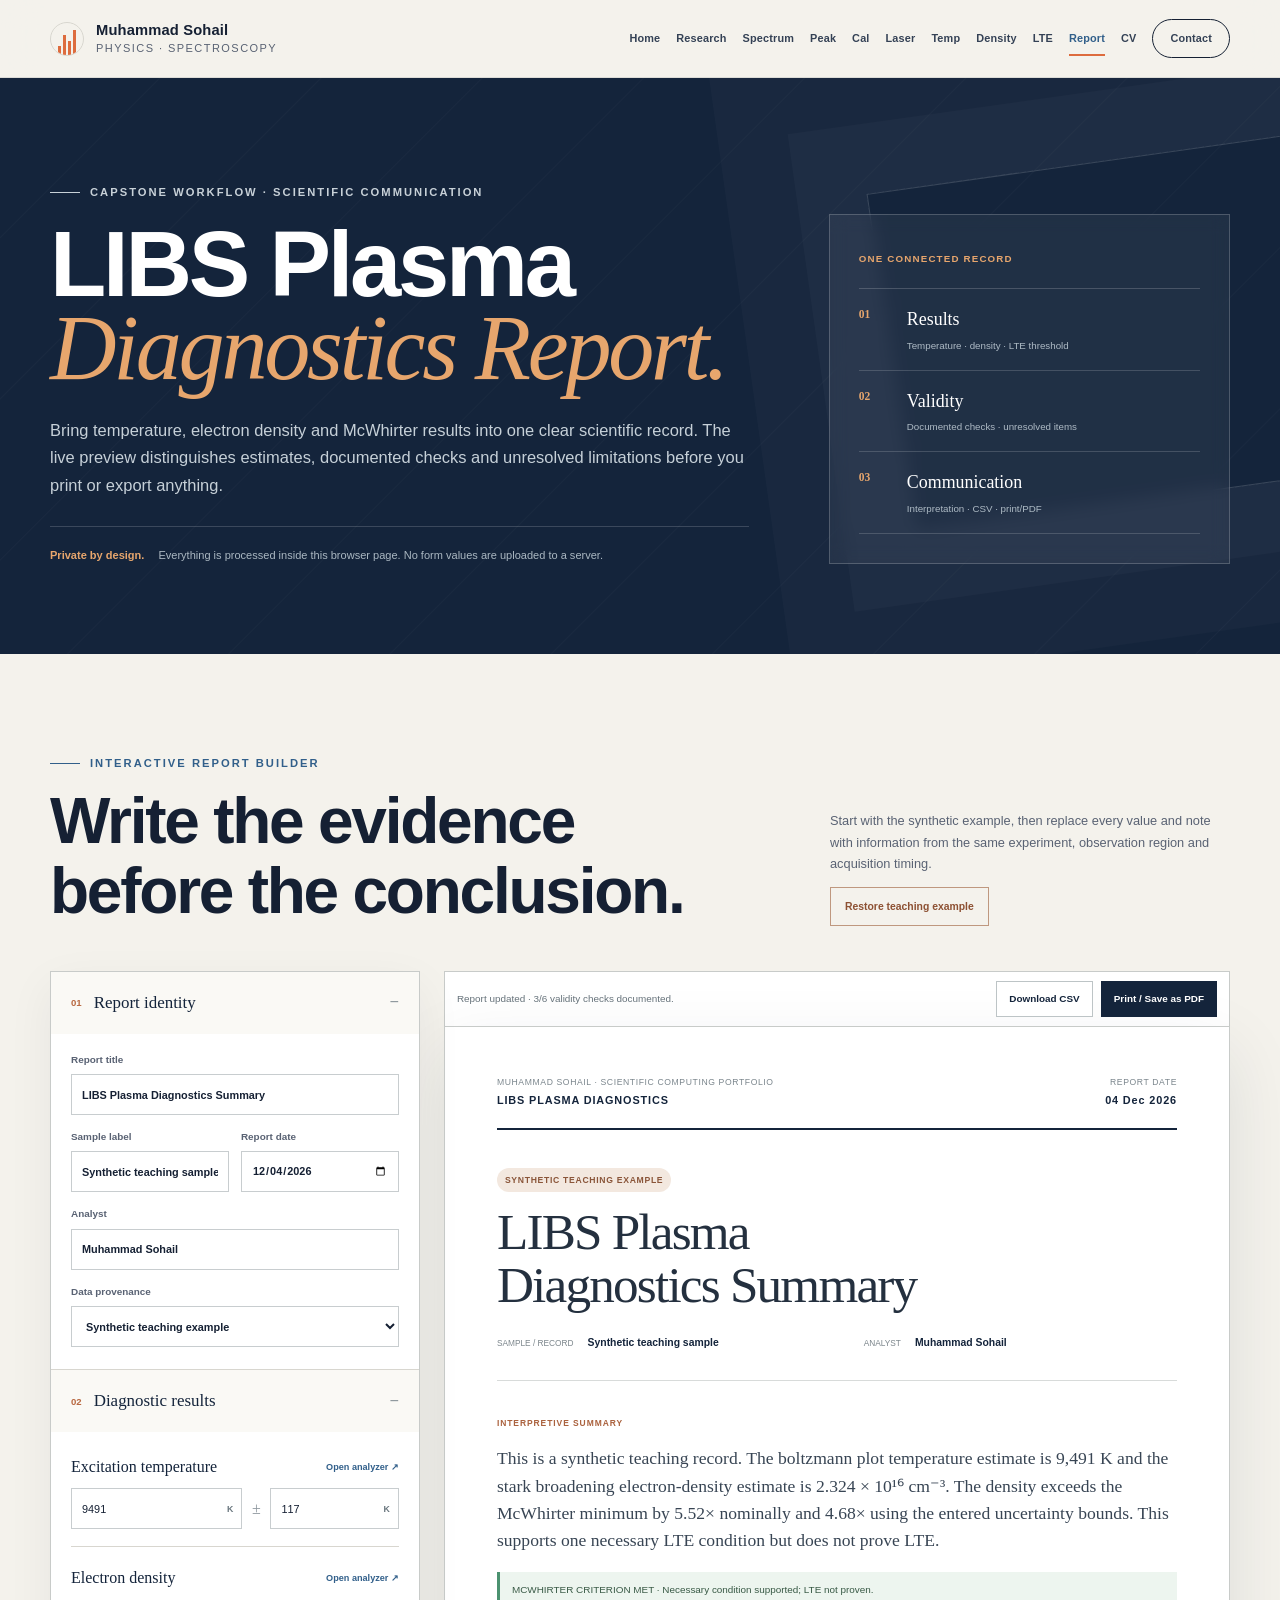
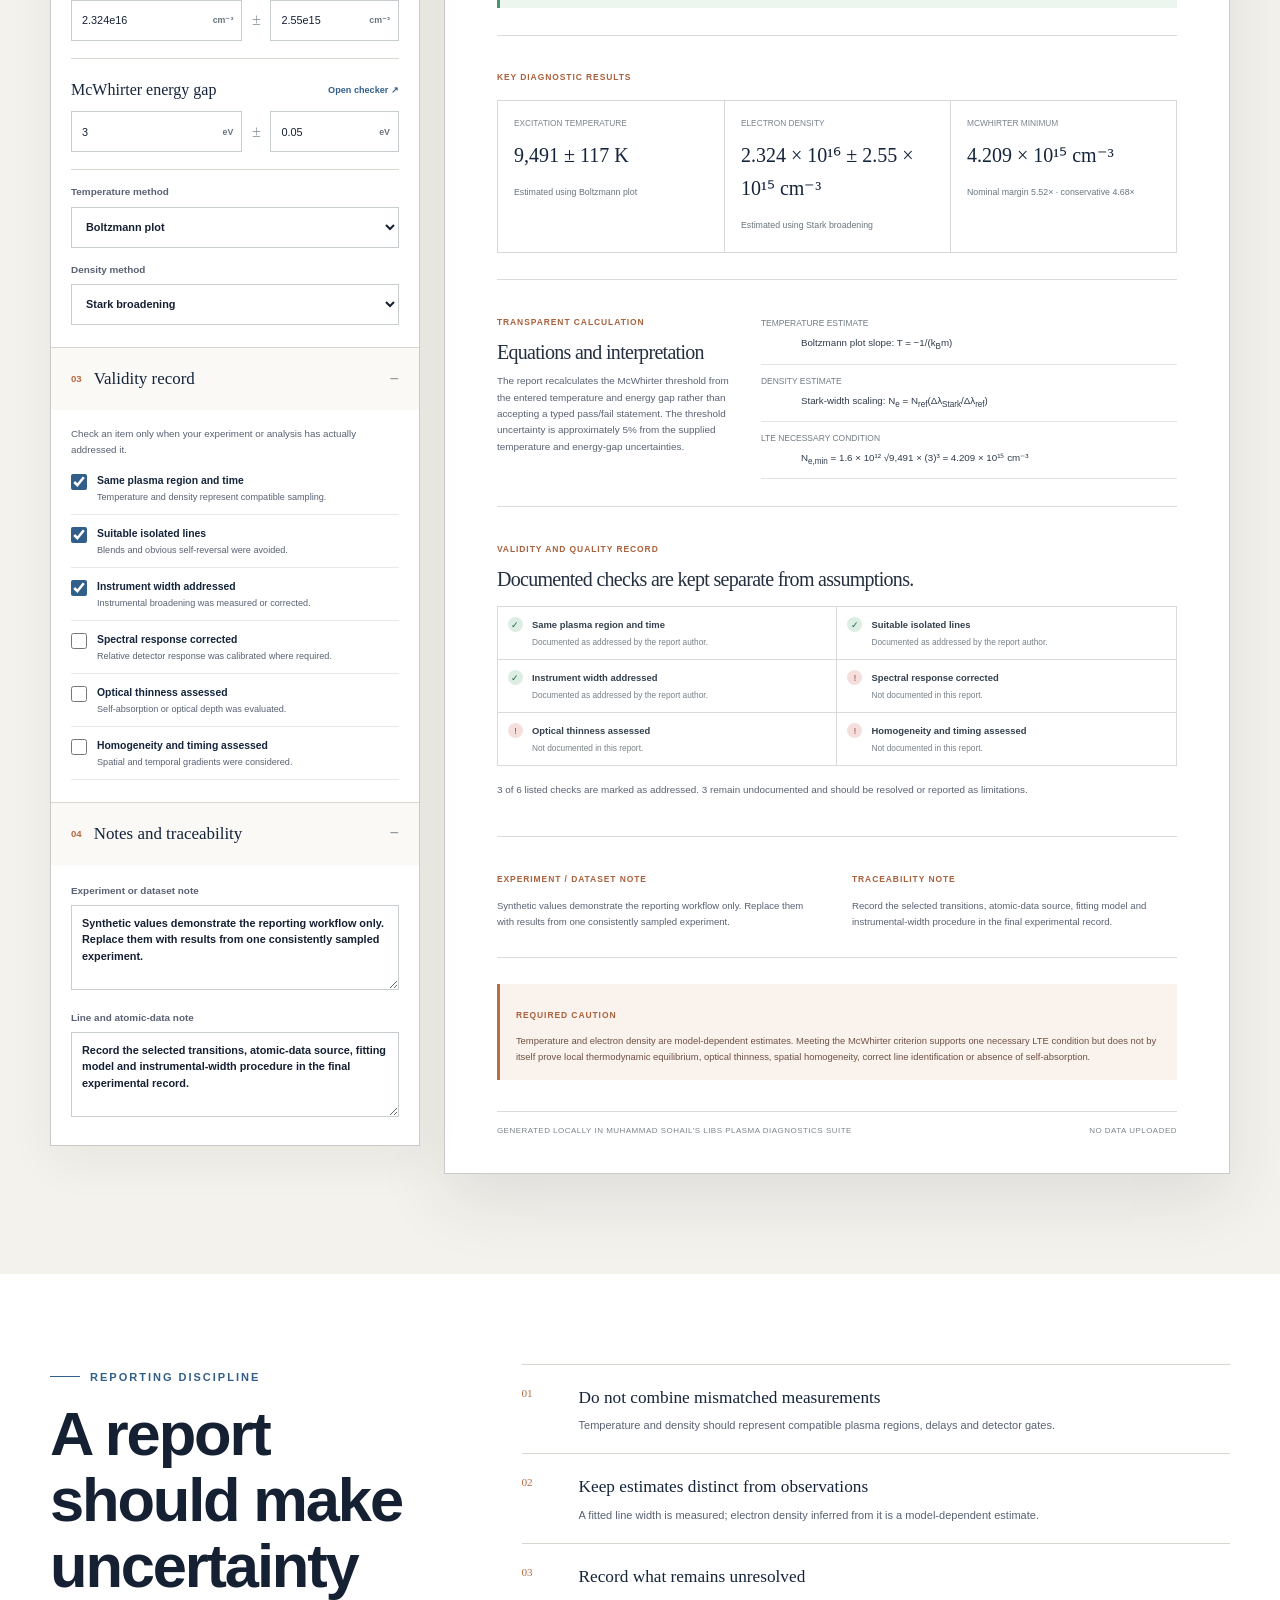
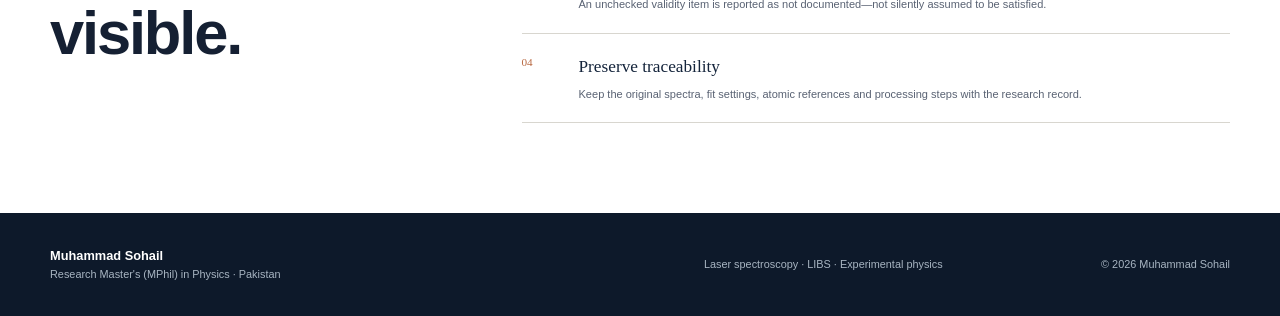
<file: libs-plasma-report-builder.html>
<!doctype html>
<html lang="en" class="report-root">
<head>
  <meta charset="utf-8">
  <meta name="viewport" content="width=device-width, initial-scale=1">
  <meta name="description" content="A guided LIBS plasma diagnostics report builder by Muhammad Sohail for combining temperature, electron density and LTE plausibility results into a transparent printable summary.">
  <meta name="theme-color" content="#14243b">
  <title>LIBS Plasma Diagnostics Report Builder — Muhammad Sohail</title>
  <link rel="icon" href="assets/images/favicon.svg" type="image/svg+xml">
  <link rel="stylesheet" href="assets/css/styles.css">
  <link rel="stylesheet" href="assets/css/plasma-report.css">
</head>
<body class="report-page">
  <a class="skip-link" href="#report-builder">Skip to report builder</a>
  <header class="site-header" data-header><div class="shell header-inner">
    <a class="brand" href="index.html" aria-label="Muhammad Sohail home"><span class="brand-mark" aria-hidden="true"><i></i><i></i><i></i><i></i></span><span><strong>Muhammad Sohail</strong><small>Physics · Spectroscopy</small></span></a>
    <button class="menu-toggle" type="button" aria-expanded="false" aria-controls="primary-navigation" data-menu-toggle><span class="sr-only">Open navigation</span><span></span><span></span><span></span></button>
    <nav class="nav" id="primary-navigation" aria-label="Primary navigation" data-nav><a href="index.html#home">Home</a><a href="index.html#research">Research</a><a href="libs-spectrum-analyzer.html">Spectrum</a><a href="spectral-peak-fitter.html">Peak</a><a href="libs-calibration-analyzer.html">Cal</a><a href="laser-experiment-calculator.html">Laser</a><a href="boltzmann-plasma-analyzer.html">Temp</a><a href="stark-electron-density-analyzer.html">Density</a><a href="lte-mcwhirter-checker.html">LTE</a><a class="is-active" href="libs-plasma-report-builder.html" aria-current="page">Report</a><a href="cv.html">CV</a><a class="nav-cta" href="index.html#contact">Contact</a></nav>
  </div></header>

  <main id="report-builder">
    <section class="report-hero"><div class="shell report-hero-grid"><div>
      <p class="eyebrow"><span></span> Capstone workflow · Scientific communication</p>
      <h1>LIBS Plasma <em>Diagnostics Report.</em></h1>
      <p class="report-intro">Bring temperature, electron density and McWhirter results into one clear scientific record. The live preview distinguishes estimates, documented checks and unresolved limitations before you print or export anything.</p>
      <div class="privacy-note"><strong>Private by design.</strong><span>Everything is processed inside this browser page. No form values are uploaded to a server.</span></div>
    </div><aside class="hero-report-map" aria-label="Report workflow summary"><span>One connected record</span><ol><li><b>01</b><div><strong>Results</strong><small>Temperature · density · LTE threshold</small></div></li><li><b>02</b><div><strong>Validity</strong><small>Documented checks · unresolved items</small></div></li><li><b>03</b><div><strong>Communication</strong><small>Interpretation · CSV · print/PDF</small></div></li></ol></aside></div></section>

    <section class="report-workspace"><div class="shell">
      <div class="workspace-intro"><div><p class="eyebrow"><span></span> Interactive report builder</p><h2>Write the evidence before the conclusion.</h2></div><div><p>Start with the synthetic example, then replace every value and note with information from the same experiment, observation region and acquisition timing.</p><button id="restore-report" class="restore-example" type="button">Restore teaching example</button></div></div>

      <div class="builder-layout">
        <aside class="builder-sidebar" aria-label="Report controls">
          <section class="control-section is-open"><button type="button" class="control-heading" aria-expanded="true"><span><b>01</b>Report identity</span><i aria-hidden="true">−</i></button><div class="control-body">
            <label>Report title<input id="report-title" type="text" value="LIBS Plasma Diagnostics Summary"></label>
            <div class="control-pair"><label>Sample label<input id="sample-label" type="text" value="Synthetic teaching sample"></label><label>Report date<input id="report-date" type="date"></label></div>
            <label>Analyst<input id="analyst-name" type="text" value="Muhammad Sohail"></label>
            <label>Data provenance<select id="data-provenance"><option value="synthetic">Synthetic teaching example</option><option value="experimental">Experimental measurements</option><option value="literature">Published or literature values</option><option value="mixed">Mixed sources</option></select></label>
          </div></section>

          <section class="control-section is-open"><button type="button" class="control-heading" aria-expanded="true"><span><b>02</b>Diagnostic results</span><i aria-hidden="true">−</i></button><div class="control-body">
            <div class="result-input"><div><label>Excitation temperature</label><a href="boltzmann-plasma-analyzer.html">Open analyzer ↗</a></div><div class="value-with-uncertainty"><span class="unit-input"><input id="report-temperature" type="number" min="0" step="any" value="9491"><b>K</b></span><em>±</em><span class="unit-input"><input id="report-temperature-uncertainty" type="number" min="0" step="any" value="117" aria-label="Temperature uncertainty"><b>K</b></span></div></div>
            <div class="result-input"><div><label>Electron density</label><a href="stark-electron-density-analyzer.html">Open analyzer ↗</a></div><div class="value-with-uncertainty"><span class="unit-input"><input id="report-density" type="number" min="0" step="any" value="2.324e16"><b>cm⁻³</b></span><em>±</em><span class="unit-input"><input id="report-density-uncertainty" type="number" min="0" step="any" value="2.55e15" aria-label="Electron density uncertainty"><b>cm⁻³</b></span></div></div>
            <div class="result-input"><div><label>McWhirter energy gap</label><a href="lte-mcwhirter-checker.html">Open checker ↗</a></div><div class="value-with-uncertainty"><span class="unit-input"><input id="report-energy-gap" type="number" min="0" step="any" value="3"><b>eV</b></span><em>±</em><span class="unit-input"><input id="report-energy-uncertainty" type="number" min="0" step="any" value="0.05" aria-label="Energy gap uncertainty"><b>eV</b></span></div></div>
            <label>Temperature method<select id="temperature-method"><option>Boltzmann plot</option><option>Saha–Boltzmann plot</option><option>Other documented method</option></select></label>
            <label>Density method<select id="density-method"><option>Stark broadening</option><option>Interferometry</option><option>Other documented method</option></select></label>
          </div></section>

          <section class="control-section is-open"><button type="button" class="control-heading" aria-expanded="true"><span><b>03</b>Validity record</span><i aria-hidden="true">−</i></button><div class="control-body check-list">
            <p>Check an item only when your experiment or analysis has actually addressed it.</p>
            <label><input type="checkbox" data-check="same-region" checked><span><strong>Same plasma region and time</strong><small>Temperature and density represent compatible sampling.</small></span></label>
            <label><input type="checkbox" data-check="line-selection" checked><span><strong>Suitable isolated lines</strong><small>Blends and obvious self-reversal were avoided.</small></span></label>
            <label><input type="checkbox" data-check="instrument" checked><span><strong>Instrument width addressed</strong><small>Instrumental broadening was measured or corrected.</small></span></label>
            <label><input type="checkbox" data-check="response"><span><strong>Spectral response corrected</strong><small>Relative detector response was calibrated where required.</small></span></label>
            <label><input type="checkbox" data-check="optical"><span><strong>Optical thinness assessed</strong><small>Self-absorption or optical depth was evaluated.</small></span></label>
            <label><input type="checkbox" data-check="homogeneity"><span><strong>Homogeneity and timing assessed</strong><small>Spatial and temporal gradients were considered.</small></span></label>
          </div></section>

          <section class="control-section is-open"><button type="button" class="control-heading" aria-expanded="true"><span><b>04</b>Notes and traceability</span><i aria-hidden="true">−</i></button><div class="control-body">
            <label>Experiment or dataset note<textarea id="experiment-note" rows="4">Synthetic values demonstrate the reporting workflow only. Replace them with results from one consistently sampled experiment.</textarea></label>
            <label>Line and atomic-data note<textarea id="atomic-note" rows="4">Record the selected transitions, atomic-data source, fitting model and instrumental-width procedure in the final experimental record.</textarea></label>
          </div></section>
        </aside>

        <div class="report-column">
          <div class="report-actions"><div id="report-form-status" role="status">Teaching example ready.</div><button id="download-report-csv" type="button">Download CSV</button><button id="print-report" class="primary-action" type="button">Print / Save as PDF</button></div>
          <article class="report-paper" id="report-paper" aria-label="Generated LIBS plasma diagnostics report">
            <header class="paper-header"><div><span>Muhammad Sohail · Scientific computing portfolio</span><strong>LIBS PLASMA DIAGNOSTICS</strong></div><div><span>Report date</span><strong id="paper-date">—</strong></div></header>
            <section class="paper-title"><span id="paper-provenance" class="provenance-badge">Synthetic teaching example</span><h2 id="paper-title">LIBS Plasma Diagnostics Summary</h2><div><span>Sample / record</span><strong id="paper-sample">Synthetic teaching sample</strong><span>Analyst</span><strong id="paper-analyst">Muhammad Sohail</strong></div></section>
            <section class="executive-summary"><span class="paper-kicker">Interpretive summary</span><p id="paper-summary">—</p><div id="paper-lte-status" class="paper-status">—</div></section>
            <section class="paper-results"><span class="paper-kicker">Key diagnostic results</span><div class="paper-result-grid"><div><span>Excitation temperature</span><strong id="paper-temperature">—</strong><small id="paper-temperature-method">—</small></div><div><span>Electron density</span><strong id="paper-density">—</strong><small id="paper-density-method">—</small></div><div><span>McWhirter minimum</span><strong id="paper-required">—</strong><small id="paper-margin">—</small></div></div></section>
            <section class="paper-methods"><div><span class="paper-kicker">Transparent calculation</span><h3>Equations and interpretation</h3><p id="paper-method-text">—</p></div><dl><div><dt>Temperature estimate</dt><dd id="paper-temperature-equation">Boltzmann plot slope: T = −1/(k<sub>B</sub>m)</dd></div><div><dt>Density estimate</dt><dd id="paper-density-equation">Stark-width scaling: N<sub>e</sub> = N<sub>ref</sub>(Δλ<sub>Stark</sub>/Δλ<sub>ref</sub>)</dd></div><div><dt>LTE necessary condition</dt><dd id="paper-lte-equation">—</dd></div></dl></section>
            <section class="paper-validity"><span class="paper-kicker">Validity and quality record</span><h3>Documented checks are kept separate from assumptions.</h3><div id="paper-checks" class="paper-check-grid"></div><p id="paper-validity-reading">—</p></section>
            <section class="paper-notes"><div><span class="paper-kicker">Experiment / dataset note</span><p id="paper-experiment-note">—</p></div><div><span class="paper-kicker">Traceability note</span><p id="paper-atomic-note">—</p></div></section>
            <section class="paper-limitations"><span class="paper-kicker">Required caution</span><p>Temperature and electron density are model-dependent estimates. Meeting the McWhirter criterion supports one necessary LTE condition but does not by itself prove local thermodynamic equilibrium, optical thinness, spatial homogeneity, correct line identification or absence of self-absorption.</p></section>
            <footer class="paper-footer"><span>Generated locally in Muhammad Sohail’s LIBS Plasma Diagnostics Suite</span><span>No data uploaded</span></footer>
          </article>
        </div>
      </div>
    </div></section>

    <section class="report-guidance section-pad-small"><div class="shell guidance-grid"><div><p class="eyebrow"><span></span> Reporting discipline</p><h2>A report should make uncertainty visible.</h2></div><ol><li><span>01</span><div><strong>Do not combine mismatched measurements</strong><p>Temperature and density should represent compatible plasma regions, delays and detector gates.</p></div></li><li><span>02</span><div><strong>Keep estimates distinct from observations</strong><p>A fitted line width is measured; electron density inferred from it is a model-dependent estimate.</p></div></li><li><span>03</span><div><strong>Record what remains unresolved</strong><p>An unchecked validity item is reported as not documented—not silently assumed to be satisfied.</p></div></li><li><span>04</span><div><strong>Preserve traceability</strong><p>Keep the original spectra, fit settings, atomic references and processing steps with the research record.</p></div></li></ol></div></section>
  </main>
  <footer class="site-footer"><div class="shell footer-grid"><div><strong>Muhammad Sohail</strong><span>Research Master's (MPhil) in Physics · Pakistan</span></div><p>Laser spectroscopy · LIBS · Experimental physics</p><span>© <span data-year></span> Muhammad Sohail</span></div></footer>
  <script src="assets/js/main.js"></script><script src="assets/js/plasma-report.js"></script>
</body></html>
</file>
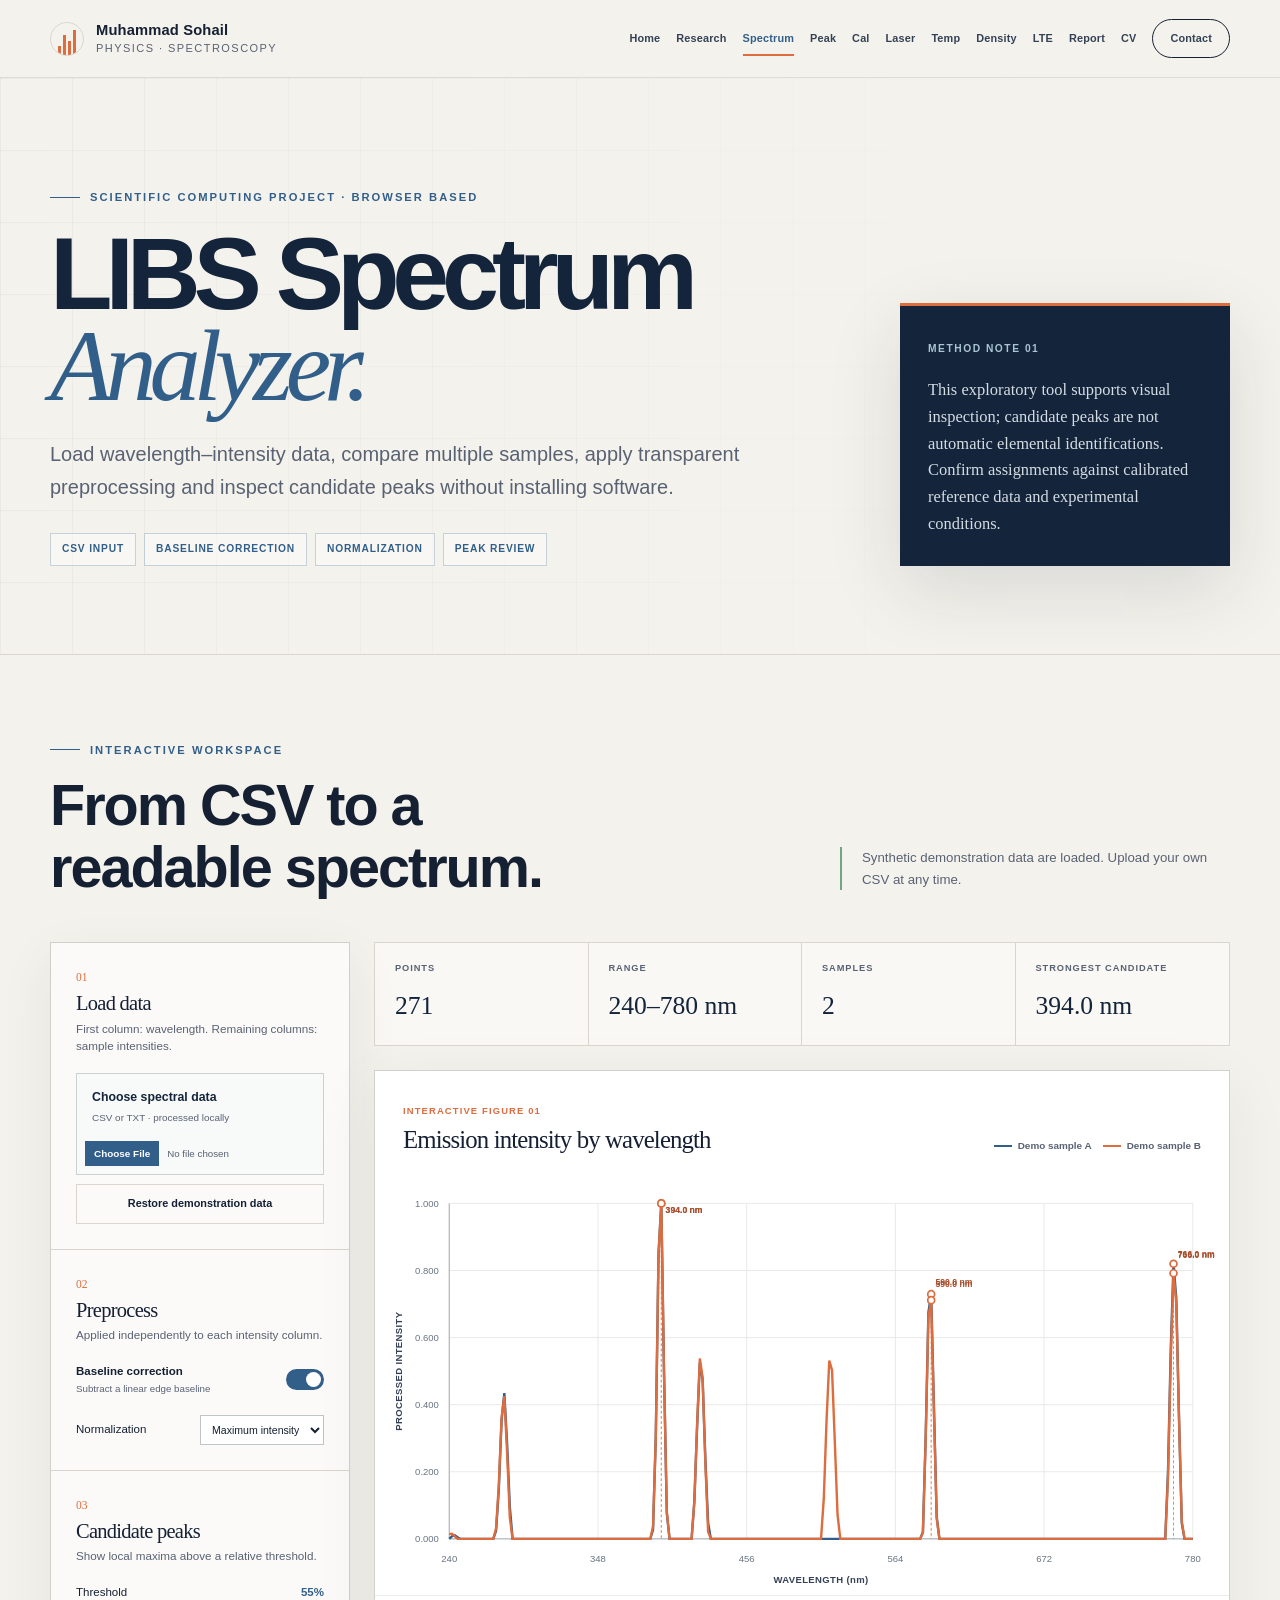
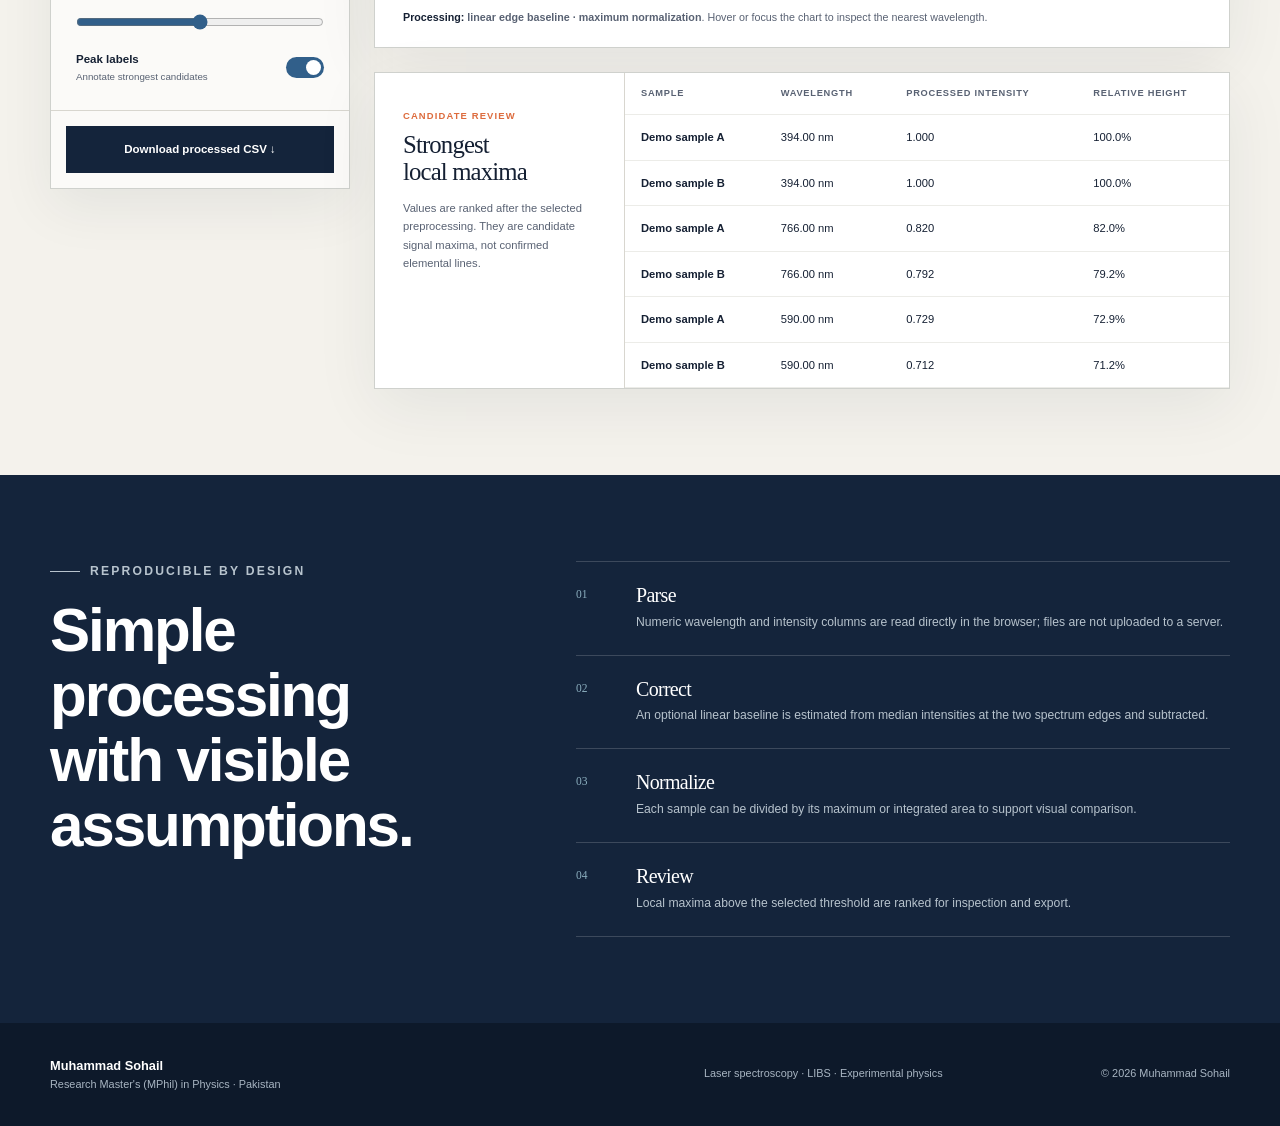
<file: libs-spectrum-analyzer.html>
<!doctype html>
<html lang="en">
<head>
  <meta charset="utf-8">
  <meta name="viewport" content="width=device-width, initial-scale=1">
  <meta name="description" content="A browser-based LIBS spectrum analyzer by Muhammad Sohail for plotting, baseline correction, normalization, sample comparison and candidate-peak review.">
  <meta name="theme-color" content="#14243b">
  <title>LIBS Spectrum Analyzer — Muhammad Sohail</title>
  <link rel="icon" href="assets/images/favicon.svg" type="image/svg+xml">
  <link rel="stylesheet" href="assets/css/styles.css">
  <link rel="stylesheet" href="assets/css/spectrum-analyzer.css">
</head>
<body class="analyzer-page">
  <a class="skip-link" href="#analyzer">Skip to analyzer</a>

  <header class="site-header" data-header>
    <div class="shell header-inner">
      <a class="brand" href="index.html" aria-label="Muhammad Sohail home">
        <span class="brand-mark" aria-hidden="true"><i></i><i></i><i></i><i></i></span>
        <span><strong>Muhammad Sohail</strong><small>Physics · Spectroscopy</small></span>
      </a>
      <button class="menu-toggle" type="button" aria-expanded="false" aria-controls="primary-navigation" data-menu-toggle><span class="sr-only">Open navigation</span><span></span><span></span><span></span></button>
      <nav class="nav" id="primary-navigation" aria-label="Primary navigation" data-nav>
        <a href="index.html#home">Home</a>
        <a href="index.html#research">Research</a>
        <a class="is-active" href="libs-spectrum-analyzer.html" aria-current="page">Spectrum</a>
        <a href="spectral-peak-fitter.html">Peak</a>
        <a href="libs-calibration-analyzer.html">Cal</a>
        <a href="laser-experiment-calculator.html">Laser</a>
        <a href="boltzmann-plasma-analyzer.html">Temp</a>
        <a href="stark-electron-density-analyzer.html">Density</a>
        <a href="lte-mcwhirter-checker.html">LTE</a>
        <a href="libs-plasma-report-builder.html">Report</a>
        <a href="cv.html">CV</a>
        <a class="nav-cta" href="index.html#contact">Contact</a>
      </nav>
    </div>
  </header>

  <main id="analyzer">
    <section class="analyzer-hero">
      <div class="shell analyzer-hero-grid">
        <div>
          <p class="eyebrow"><span></span> Scientific computing project · Browser based</p>
          <h1>LIBS Spectrum <em>Analyzer.</em></h1>
          <p class="analyzer-intro">Load wavelength–intensity data, compare multiple samples, apply transparent preprocessing and inspect candidate peaks without installing software.</p>
          <div class="analyzer-badges" aria-label="Project features"><span>CSV input</span><span>Baseline correction</span><span>Normalization</span><span>Peak review</span></div>
        </div>
        <aside class="method-note">
          <span>Method note 01</span>
          <p>This exploratory tool supports visual inspection; candidate peaks are not automatic elemental identifications. Confirm assignments against calibrated reference data and experimental conditions.</p>
        </aside>
      </div>
    </section>

    <section class="analyzer-workspace section-pad-small">
      <div class="shell">
        <div class="workspace-heading">
          <div><p class="eyebrow"><span></span> Interactive workspace</p><h2>From CSV to a readable spectrum.</h2></div>
          <p id="dataset-status" role="status" aria-live="polite">Synthetic demonstration data are loaded. Upload your own CSV at any time.</p>
        </div>

        <div class="analyzer-layout">
          <aside class="control-panel" aria-label="Spectrum controls">
            <section class="control-section">
              <div class="control-number">01</div>
              <div><h3>Load data</h3><p>First column: wavelength. Remaining columns: sample intensities.</p></div>
              <label class="file-control" for="spectrum-file"><span>Choose spectral data</span><small>CSV or TXT · processed locally</small></label>
              <input class="spectrum-file-input" id="spectrum-file" type="file" accept=".csv,.txt,text/csv,text/plain">
              <button class="control-button" id="load-demo" type="button">Restore demonstration data</button>
            </section>

            <section class="control-section">
              <div class="control-number">02</div>
              <div><h3>Preprocess</h3><p>Applied independently to each intensity column.</p></div>
              <label class="switch-row"><span><strong>Baseline correction</strong><small>Subtract a linear edge baseline</small></span><input id="baseline-toggle" type="checkbox" checked><i aria-hidden="true"></i></label>
              <label class="select-row" for="normalization"><span>Normalization</span><select id="normalization"><option value="max">Maximum intensity</option><option value="area">Integrated area</option><option value="none">None</option></select></label>
            </section>

            <section class="control-section">
              <div class="control-number">03</div>
              <div><h3>Candidate peaks</h3><p>Show local maxima above a relative threshold.</p></div>
              <label class="range-row" for="peak-threshold"><span>Threshold <output id="threshold-output">55%</output></span><input id="peak-threshold" type="range" min="20" max="90" value="55" step="5"></label>
              <label class="switch-row"><span><strong>Peak labels</strong><small>Annotate strongest candidates</small></span><input id="peak-toggle" type="checkbox" checked><i aria-hidden="true"></i></label>
            </section>

            <button class="download-button" id="download-data" type="button">Download processed CSV <span aria-hidden="true">↓</span></button>
          </aside>

          <div class="analysis-panel">
            <div class="metric-grid" aria-label="Dataset summary">
              <article><span>Points</span><strong id="metric-points">—</strong></article>
              <article><span>Range</span><strong id="metric-range">—</strong></article>
              <article><span>Samples</span><strong id="metric-samples">—</strong></article>
              <article><span>Strongest candidate</span><strong id="metric-peak">—</strong></article>
            </div>

            <section class="chart-card" aria-labelledby="chart-title">
              <div class="chart-heading"><div><span>Interactive figure 01</span><h2 id="chart-title">Emission intensity by wavelength</h2></div><div class="legend" id="chart-legend" aria-label="Spectrum legend"></div></div>
              <div class="chart-wrap"><svg id="spectrum-chart" role="img" aria-labelledby="chart-title chart-description" viewBox="0 0 960 480" preserveAspectRatio="xMidYMid meet"><desc id="chart-description">Line chart of uploaded spectral intensity data.</desc></svg></div>
              <p class="chart-caption"><span>Processing:</span> <strong id="processing-summary">Linear edge baseline · maximum normalization</strong>. Hover or focus the chart to inspect the nearest wavelength.</p>
              <div class="chart-tooltip" id="chart-tooltip" hidden></div>
            </section>

            <section class="peak-card" aria-labelledby="peak-table-title">
              <div><span>Candidate review</span><h2 id="peak-table-title">Strongest local maxima</h2><p>Values are ranked after the selected preprocessing. They are candidate signal maxima, not confirmed elemental lines.</p></div>
              <div class="table-scroll"><table><thead><tr><th>Sample</th><th>Wavelength</th><th>Processed intensity</th><th>Relative height</th></tr></thead><tbody id="peak-table-body"></tbody></table></div>
            </section>
          </div>
        </div>
      </div>
    </section>

    <section class="analyzer-method section-pad-small">
      <div class="shell method-grid">
        <div><p class="eyebrow eyebrow-light"><span></span> Reproducible by design</p><h2>Simple processing with visible assumptions.</h2></div>
        <ol>
          <li><span>01</span><div><h3>Parse</h3><p>Numeric wavelength and intensity columns are read directly in the browser; files are not uploaded to a server.</p></div></li>
          <li><span>02</span><div><h3>Correct</h3><p>An optional linear baseline is estimated from median intensities at the two spectrum edges and subtracted.</p></div></li>
          <li><span>03</span><div><h3>Normalize</h3><p>Each sample can be divided by its maximum or integrated area to support visual comparison.</p></div></li>
          <li><span>04</span><div><h3>Review</h3><p>Local maxima above the selected threshold are ranked for inspection and export.</p></div></li>
        </ol>
      </div>
    </section>
  </main>

  <footer class="site-footer"><div class="shell footer-grid"><div><strong>Muhammad Sohail</strong><span>Research Master's (MPhil) in Physics · Pakistan</span></div><p>Laser spectroscopy · LIBS · Experimental physics</p><span>© <span data-year></span> Muhammad Sohail</span></div></footer>

  <script src="assets/js/main.js"></script>
  <script src="assets/js/spectrum-analyzer.js"></script>
</body>
</html>
</file>
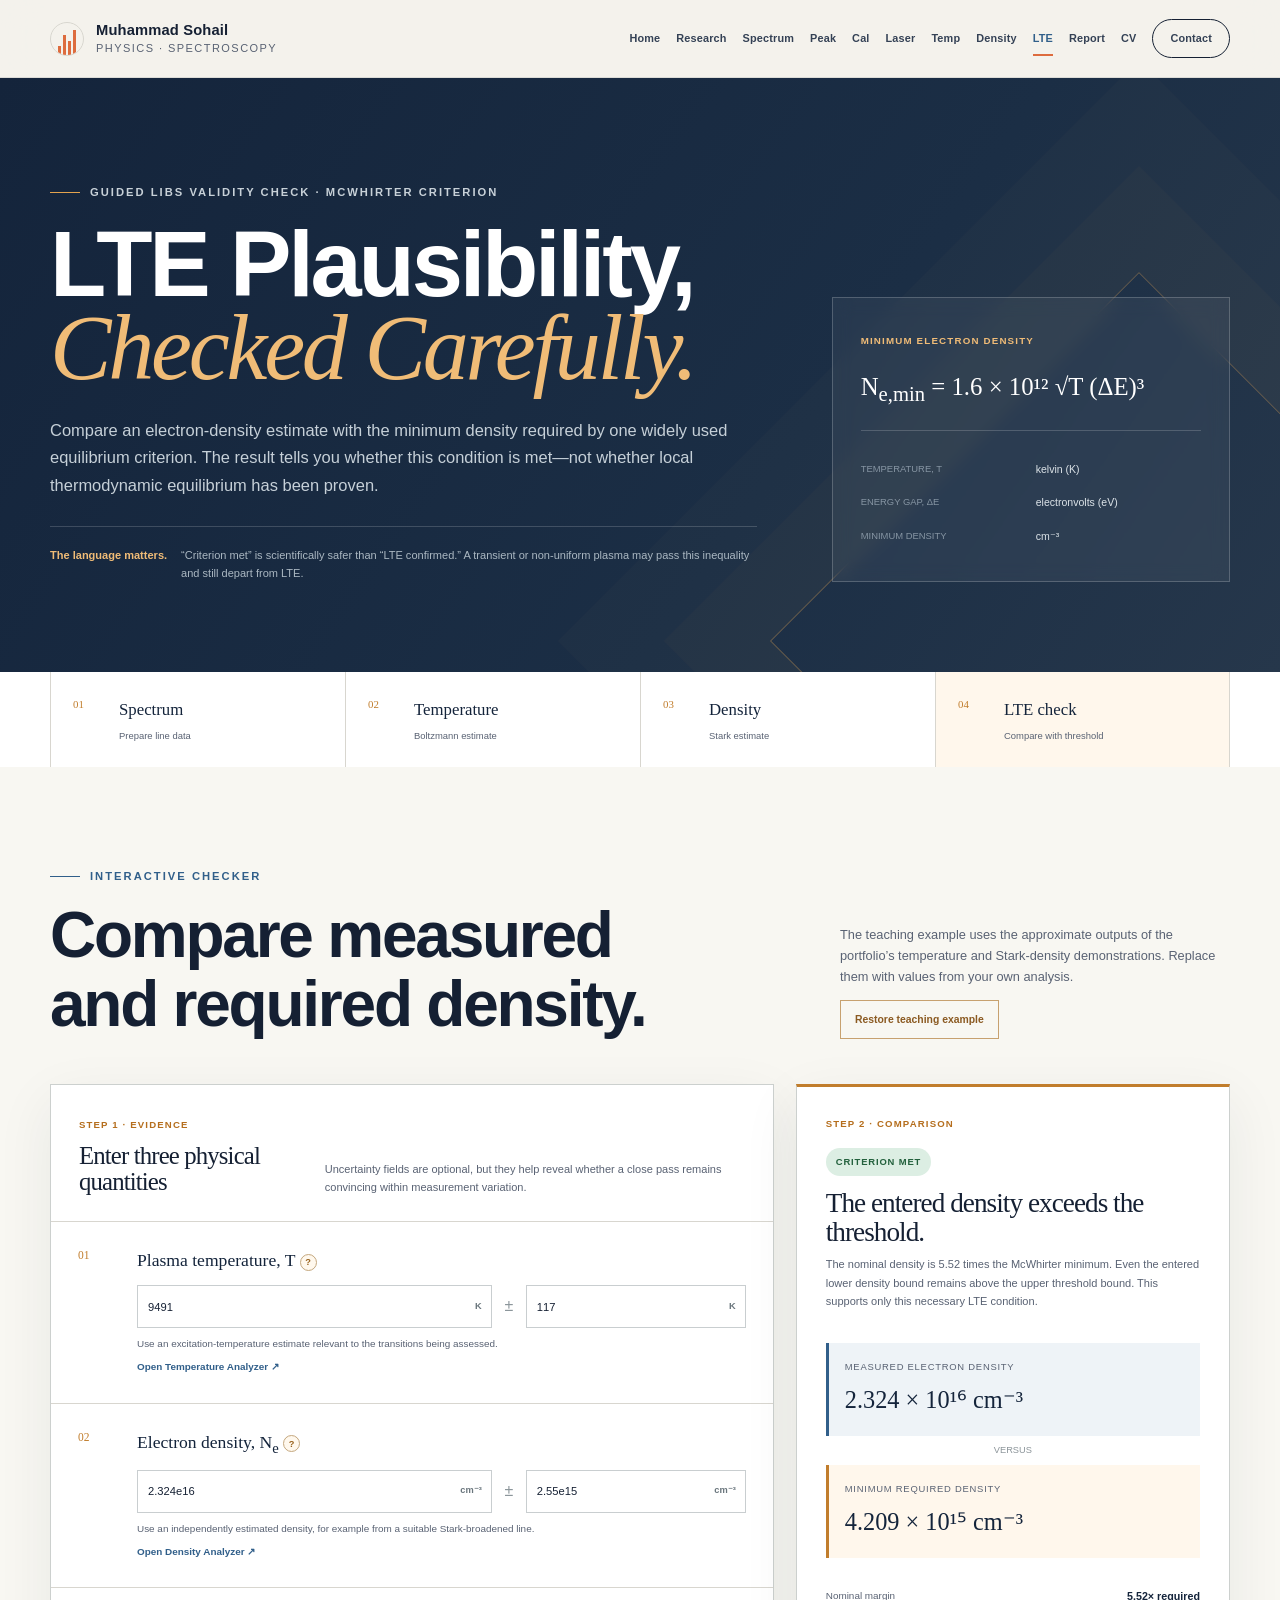
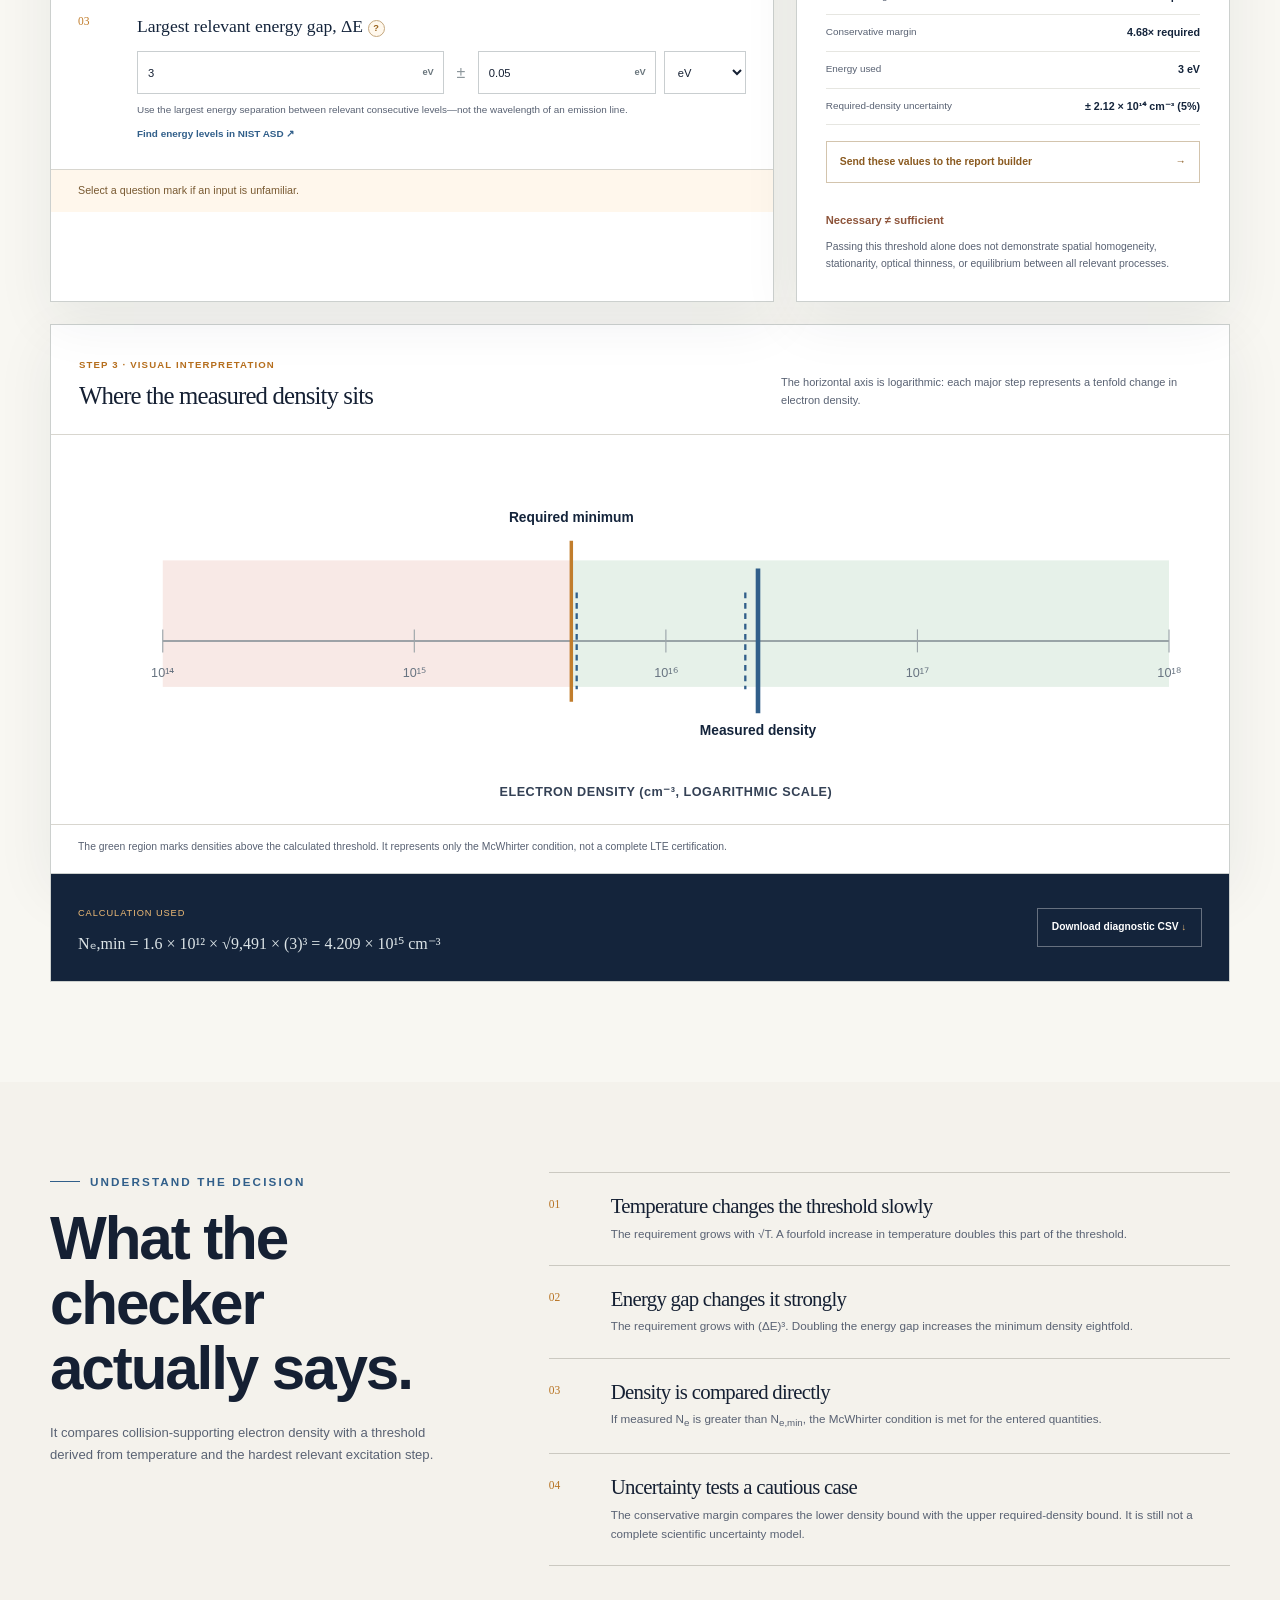
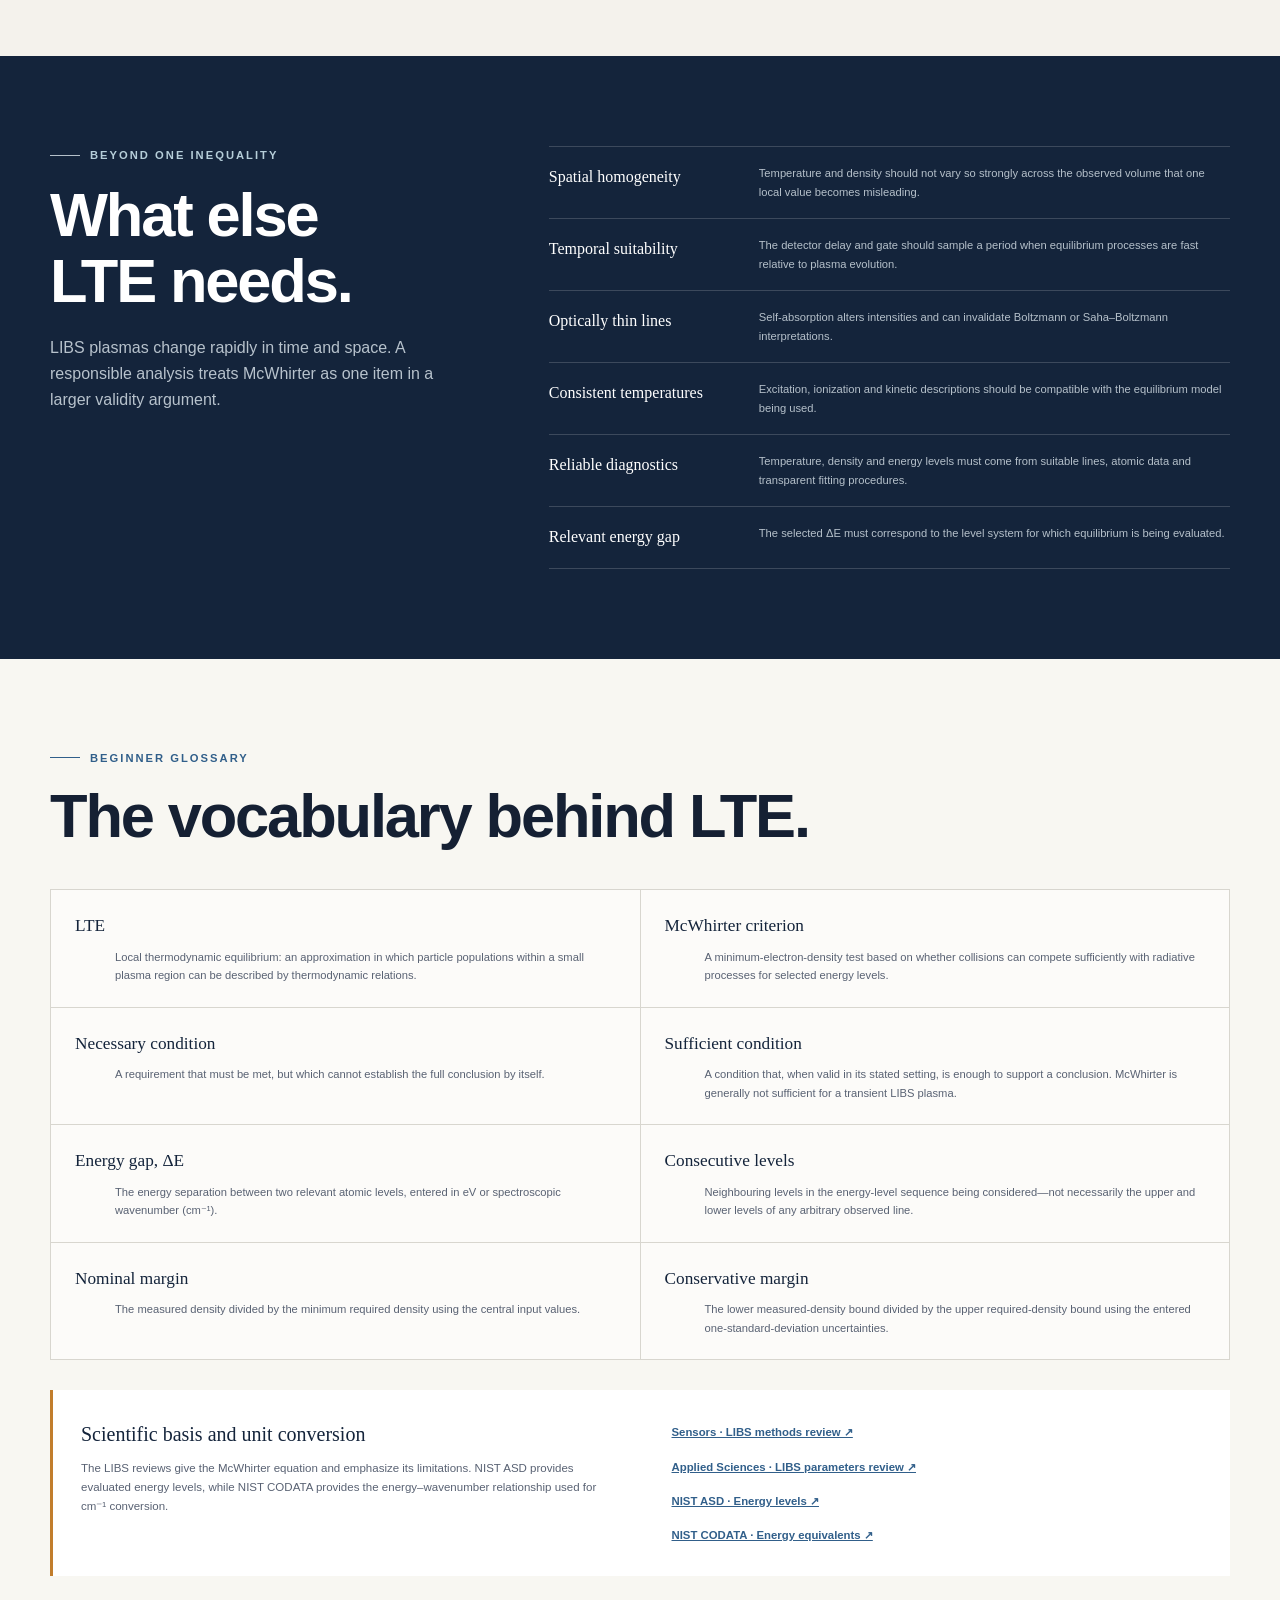
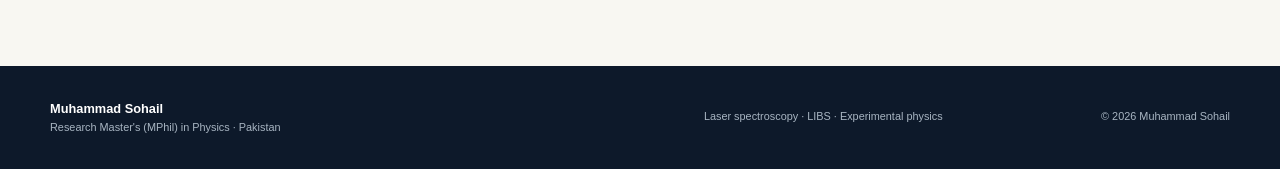
<file: lte-mcwhirter-checker.html>
<!doctype html>
<html lang="en" class="lte-root">
<head>
  <meta charset="utf-8">
  <meta name="viewport" content="width=device-width, initial-scale=1">
  <meta name="description" content="A guided McWhirter criterion checker by Muhammad Sohail for comparing LIBS plasma temperature and electron density with one necessary LTE condition.">
  <meta name="theme-color" content="#14243b">
  <title>LTE & McWhirter Criterion Checker — Muhammad Sohail</title>
  <link rel="icon" href="assets/images/favicon.svg" type="image/svg+xml">
  <link rel="stylesheet" href="assets/css/styles.css">
  <link rel="stylesheet" href="assets/css/lte-checker.css">
</head>
<body class="lte-page">
  <a class="skip-link" href="#lte-tool">Skip to LTE checker</a>
  <header class="site-header" data-header><div class="shell header-inner">
    <a class="brand" href="index.html" aria-label="Muhammad Sohail home"><span class="brand-mark" aria-hidden="true"><i></i><i></i><i></i><i></i></span><span><strong>Muhammad Sohail</strong><small>Physics · Spectroscopy</small></span></a>
    <button class="menu-toggle" type="button" aria-expanded="false" aria-controls="primary-navigation" data-menu-toggle><span class="sr-only">Open navigation</span><span></span><span></span><span></span></button>
    <nav class="nav" id="primary-navigation" aria-label="Primary navigation" data-nav><a href="index.html#home">Home</a><a href="index.html#research">Research</a><a href="libs-spectrum-analyzer.html">Spectrum</a><a href="spectral-peak-fitter.html">Peak</a><a href="libs-calibration-analyzer.html">Cal</a><a href="laser-experiment-calculator.html">Laser</a><a href="boltzmann-plasma-analyzer.html">Temp</a><a href="stark-electron-density-analyzer.html">Density</a><a class="is-active" href="lte-mcwhirter-checker.html" aria-current="page">LTE</a><a href="libs-plasma-report-builder.html">Report</a><a href="cv.html">CV</a><a class="nav-cta" href="index.html#contact">Contact</a></nav>
  </div></header>

  <main id="lte-tool">
    <section class="lte-hero"><div class="shell lte-hero-grid"><div>
      <p class="eyebrow"><span></span> Guided LIBS validity check · McWhirter criterion</p>
      <h1>LTE Plausibility, <em>Checked Carefully.</em></h1>
      <p class="lte-intro">Compare an electron-density estimate with the minimum density required by one widely used equilibrium criterion. The result tells you whether this condition is met—not whether local thermodynamic equilibrium has been proven.</p>
      <div class="hero-warning"><strong>The language matters.</strong><span>“Criterion met” is scientifically safer than “LTE confirmed.” A transient or non-uniform plasma may pass this inequality and still depart from LTE.</span></div>
    </div><aside class="hero-equation" aria-label="McWhirter criterion equation"><span>Minimum electron density</span><div>N<sub>e,min</sub> = 1.6 × 10¹² √T (ΔE)³</div><dl><div><dt>Temperature, T</dt><dd>kelvin (K)</dd></div><div><dt>Energy gap, ΔE</dt><dd>electronvolts (eV)</dd></div><div><dt>Minimum density</dt><dd>cm⁻³</dd></div></dl></aside></div></section>

    <section class="workflow-strip" aria-label="Connected LIBS diagnostic workflow"><div class="shell workflow-grid"><a href="libs-spectrum-analyzer.html"><span>01</span><strong>Spectrum</strong><small>Prepare line data</small></a><a href="boltzmann-plasma-analyzer.html"><span>02</span><strong>Temperature</strong><small>Boltzmann estimate</small></a><a href="stark-electron-density-analyzer.html"><span>03</span><strong>Density</strong><small>Stark estimate</small></a><a class="is-current" href="lte-mcwhirter-checker.html"><span>04</span><strong>LTE check</strong><small>Compare with threshold</small></a></div></section>

    <section class="lte-workspace" aria-labelledby="workspace-title"><div class="shell">
      <div class="workspace-intro"><div><p class="eyebrow"><span></span> Interactive checker</p><h2 id="workspace-title">Compare measured and required density.</h2></div><div><p>The teaching example uses the approximate outputs of the portfolio’s temperature and Stark-density demonstrations. Replace them with values from your own analysis.</p><button id="restore-lte" class="restore-example" type="button">Restore teaching example</button></div></div>

      <div class="checker-grid"><section class="lte-input-card" aria-labelledby="inputs-title"><div class="card-heading"><div><span>Step 1 · Evidence</span><h3 id="inputs-title">Enter three physical quantities</h3></div><p>Uncertainty fields are optional, but they help reveal whether a close pass remains convincing within measurement variation.</p></div>
        <div class="input-stack">
          <article><div class="input-number">01</div><div><label for="lte-temperature">Plasma temperature, T <button type="button" class="help-dot" data-help="temperature" aria-label="Explain plasma temperature">?</button></label><div class="field-row"><span class="unit-input"><input id="lte-temperature" type="number" min="0" step="any" value="9491"><b>K</b></span><span class="plus-minus">±</span><span class="unit-input uncertainty-input"><input id="lte-temperature-uncertainty" type="number" min="0" step="any" value="117" aria-label="Temperature uncertainty"><b>K</b></span></div><small>Use an excitation-temperature estimate relevant to the transitions being assessed.</small><a href="boltzmann-plasma-analyzer.html">Open Temperature Analyzer ↗</a></div></article>
          <article><div class="input-number">02</div><div><label for="lte-density">Electron density, N<sub>e</sub> <button type="button" class="help-dot" data-help="density" aria-label="Explain electron density">?</button></label><div class="field-row"><span class="unit-input"><input id="lte-density" type="number" min="0" step="any" value="2.324e16"><b>cm⁻³</b></span><span class="plus-minus">±</span><span class="unit-input uncertainty-input"><input id="lte-density-uncertainty" type="number" min="0" step="any" value="2.55e15" aria-label="Electron density uncertainty"><b>cm⁻³</b></span></div><small>Use an independently estimated density, for example from a suitable Stark-broadened line.</small><a href="stark-electron-density-analyzer.html">Open Density Analyzer ↗</a></div></article>
          <article><div class="input-number">03</div><div><label for="lte-energy-gap">Largest relevant energy gap, ΔE <button type="button" class="help-dot" data-help="energy" aria-label="Explain energy gap">?</button></label><div class="field-row energy-row"><span class="unit-input"><input id="lte-energy-gap" type="number" min="0" step="any" value="3"><b id="energy-unit-label">eV</b></span><span class="plus-minus">±</span><span class="unit-input uncertainty-input"><input id="lte-energy-uncertainty" type="number" min="0" step="any" value="0.05" aria-label="Energy gap uncertainty"><b id="energy-uncertainty-unit">eV</b></span><select id="lte-energy-unit" aria-label="Energy gap unit"><option value="ev">eV</option><option value="cm">cm⁻¹</option></select></div><small>Use the largest energy separation between relevant consecutive levels—not the wavelength of an emission line.</small><a href="https://physics.nist.gov/PhysRefData/ASD/levels_form.html" target="_blank" rel="noopener noreferrer">Find energy levels in NIST ASD ↗</a></div></article>
        </div>
        <div id="lte-help" class="help-message" role="status">Select a question mark if an input is unfamiliar.</div>
      </section>

      <aside class="lte-result-card" aria-label="McWhirter criterion result"><div class="result-kicker">Step 2 · Comparison</div><span id="lte-status" class="status-badge">—</span><h3 id="lte-result-heading">Waiting for valid inputs</h3><p id="lte-result-summary">Enter positive values to perform the comparison.</p>
        <div class="result-primary"><span>Measured electron density</span><strong id="measured-density-result">—</strong></div><div class="comparison-symbol" aria-hidden="true">versus</div><div class="result-primary required"><span>Minimum required density</span><strong id="required-density-result">—</strong></div>
        <dl class="lte-metrics"><div><dt>Nominal margin</dt><dd id="lte-margin">—</dd></div><div><dt>Conservative margin</dt><dd id="lte-conservative-margin">—</dd></div><div><dt>Energy used</dt><dd id="lte-energy-used">—</dd></div><div><dt>Required-density uncertainty</dt><dd id="required-uncertainty">—</dd></div></dl>
        <a class="report-next-link" id="lte-report-link" href="libs-plasma-report-builder.html">Send these values to the report builder <span aria-hidden="true">→</span></a>
        <div class="result-caution"><strong>Necessary ≠ sufficient</strong><p>Passing this threshold alone does not demonstrate spatial homogeneity, stationarity, optical thinness, or equilibrium between all relevant processes.</p></div>
      </aside></div>

      <section class="density-scale-card" aria-labelledby="scale-title"><div class="card-heading"><div><span>Step 3 · Visual interpretation</span><h3 id="scale-title">Where the measured density sits</h3></div><p>The horizontal axis is logarithmic: each major step represents a tenfold change in electron density.</p></div><div class="density-scale-wrap"><svg id="lte-density-chart" viewBox="0 0 1000 330" preserveAspectRatio="xMidYMid meet" role="img" aria-labelledby="scale-title scale-description"><desc id="scale-description">Logarithmic comparison of measured electron density and the McWhirter minimum density.</desc></svg></div><p class="scale-caption">The green region marks densities above the calculated threshold. It represents only the McWhirter condition, not a complete LTE certification.</p></section>
      <div class="calculation-strip"><div><span>Calculation used</span><strong id="lte-equation-used">—</strong></div><button id="download-lte" type="button">Download diagnostic CSV <span aria-hidden="true">↓</span></button></div>
    </div></section>

    <section class="lte-walkthrough section-pad-small"><div class="shell walkthrough-grid"><div><p class="eyebrow"><span></span> Understand the decision</p><h2>What the checker actually says.</h2><p>It compares collision-supporting electron density with a threshold derived from temperature and the hardest relevant excitation step.</p></div><ol><li><span>01</span><div><h3>Temperature changes the threshold slowly</h3><p>The requirement grows with √T. A fourfold increase in temperature doubles this part of the threshold.</p></div></li><li><span>02</span><div><h3>Energy gap changes it strongly</h3><p>The requirement grows with (ΔE)³. Doubling the energy gap increases the minimum density eightfold.</p></div></li><li><span>03</span><div><h3>Density is compared directly</h3><p>If measured N<sub>e</sub> is greater than N<sub>e,min</sub>, the McWhirter condition is met for the entered quantities.</p></div></li><li><span>04</span><div><h3>Uncertainty tests a cautious case</h3><p>The conservative margin compares the lower density bound with the upper required-density bound. It is still not a complete scientific uncertainty model.</p></div></li></ol></div></section>

    <section class="validity-section section-pad-small"><div class="shell validity-grid"><div><p class="eyebrow eyebrow-light"><span></span> Beyond one inequality</p><h2>What else LTE needs.</h2><p>LIBS plasmas change rapidly in time and space. A responsible analysis treats McWhirter as one item in a larger validity argument.</p></div><ul><li><strong>Spatial homogeneity</strong><span>Temperature and density should not vary so strongly across the observed volume that one local value becomes misleading.</span></li><li><strong>Temporal suitability</strong><span>The detector delay and gate should sample a period when equilibrium processes are fast relative to plasma evolution.</span></li><li><strong>Optically thin lines</strong><span>Self-absorption alters intensities and can invalidate Boltzmann or Saha–Boltzmann interpretations.</span></li><li><strong>Consistent temperatures</strong><span>Excitation, ionization and kinetic descriptions should be compatible with the equilibrium model being used.</span></li><li><strong>Reliable diagnostics</strong><span>Temperature, density and energy levels must come from suitable lines, atomic data and transparent fitting procedures.</span></li><li><strong>Relevant energy gap</strong><span>The selected ΔE must correspond to the level system for which equilibrium is being evaluated.</span></li></ul></div></section>

    <section class="lte-glossary section-pad-small"><div class="shell"><div class="glossary-heading"><p class="eyebrow"><span></span> Beginner glossary</p><h2>The vocabulary behind LTE.</h2></div><dl class="glossary-grid"><div><dt>LTE</dt><dd>Local thermodynamic equilibrium: an approximation in which particle populations within a small plasma region can be described by thermodynamic relations.</dd></div><div><dt>McWhirter criterion</dt><dd>A minimum-electron-density test based on whether collisions can compete sufficiently with radiative processes for selected energy levels.</dd></div><div><dt>Necessary condition</dt><dd>A requirement that must be met, but which cannot establish the full conclusion by itself.</dd></div><div><dt>Sufficient condition</dt><dd>A condition that, when valid in its stated setting, is enough to support a conclusion. McWhirter is generally not sufficient for a transient LIBS plasma.</dd></div><div><dt>Energy gap, ΔE</dt><dd>The energy separation between two relevant atomic levels, entered in eV or spectroscopic wavenumber (cm⁻¹).</dd></div><div><dt>Consecutive levels</dt><dd>Neighbouring levels in the energy-level sequence being considered—not necessarily the upper and lower levels of any arbitrary observed line.</dd></div><div><dt>Nominal margin</dt><dd>The measured density divided by the minimum required density using the central input values.</dd></div><div><dt>Conservative margin</dt><dd>The lower measured-density bound divided by the upper required-density bound using the entered one-standard-deviation uncertainties.</dd></div></dl>
        <div class="reference-box"><div><strong>Scientific basis and unit conversion</strong><p>The LIBS reviews give the McWhirter equation and emphasize its limitations. NIST ASD provides evaluated energy levels, while NIST CODATA provides the energy–wavenumber relationship used for cm⁻¹ conversion.</p></div><ul><li><a href="https://pmc.ncbi.nlm.nih.gov/articles/PMC3231154/" target="_blank" rel="noopener noreferrer">Sensors · LIBS methods review ↗</a></li><li><a href="https://www.mdpi.com/2076-3417/10/14/4973" target="_blank" rel="noopener noreferrer">Applied Sciences · LIBS parameters review ↗</a></li><li><a href="https://physics.nist.gov/PhysRefData/ASD/levels_form.html" target="_blank" rel="noopener noreferrer">NIST ASD · Energy levels ↗</a></li><li><a href="https://physics.nist.gov/cuu/Constants/factorlist.html" target="_blank" rel="noopener noreferrer">NIST CODATA · Energy equivalents ↗</a></li></ul></div>
      </div></section>
  </main>
  <footer class="site-footer"><div class="shell footer-grid"><div><strong>Muhammad Sohail</strong><span>Research Master's (MPhil) in Physics · Pakistan</span></div><p>Laser spectroscopy · LIBS · Experimental physics</p><span>© <span data-year></span> Muhammad Sohail</span></div></footer>
  <script src="assets/js/main.js"></script><script src="assets/js/lte-checker.js"></script>
</body></html>
</file>
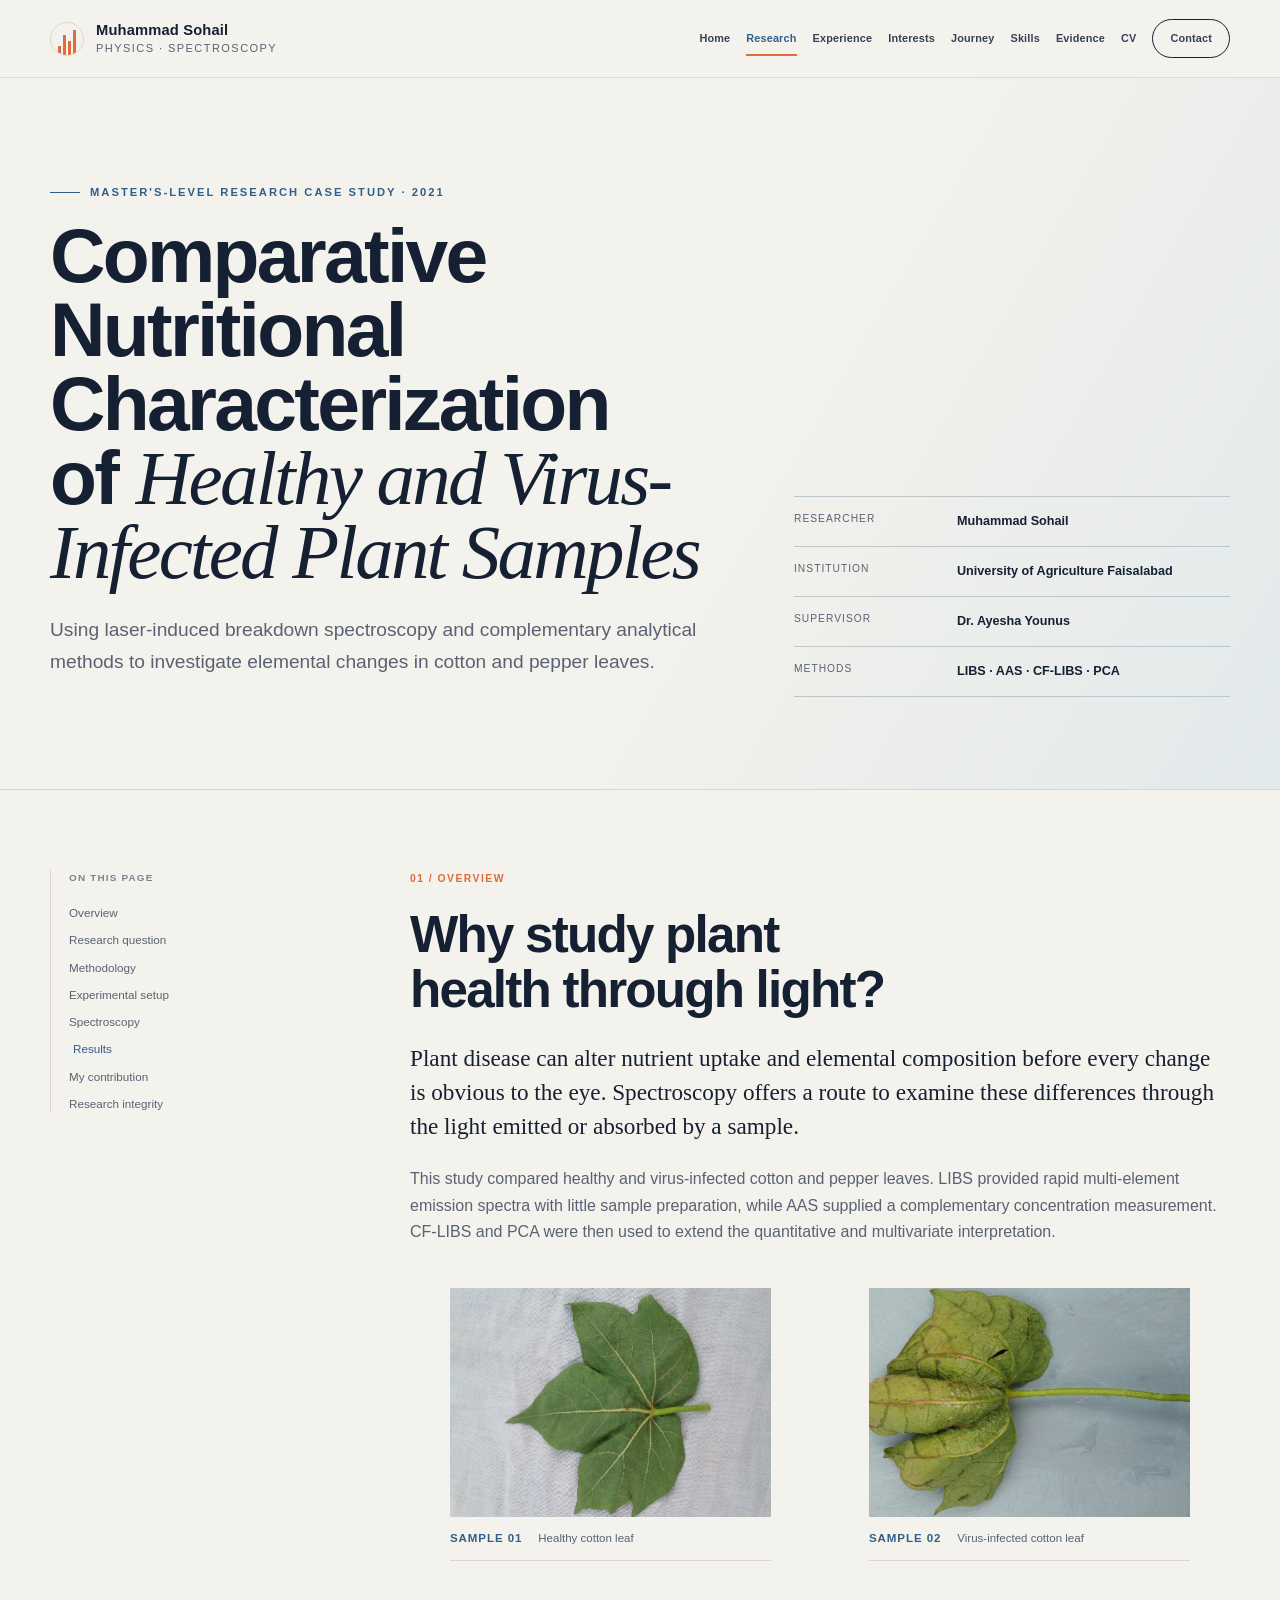
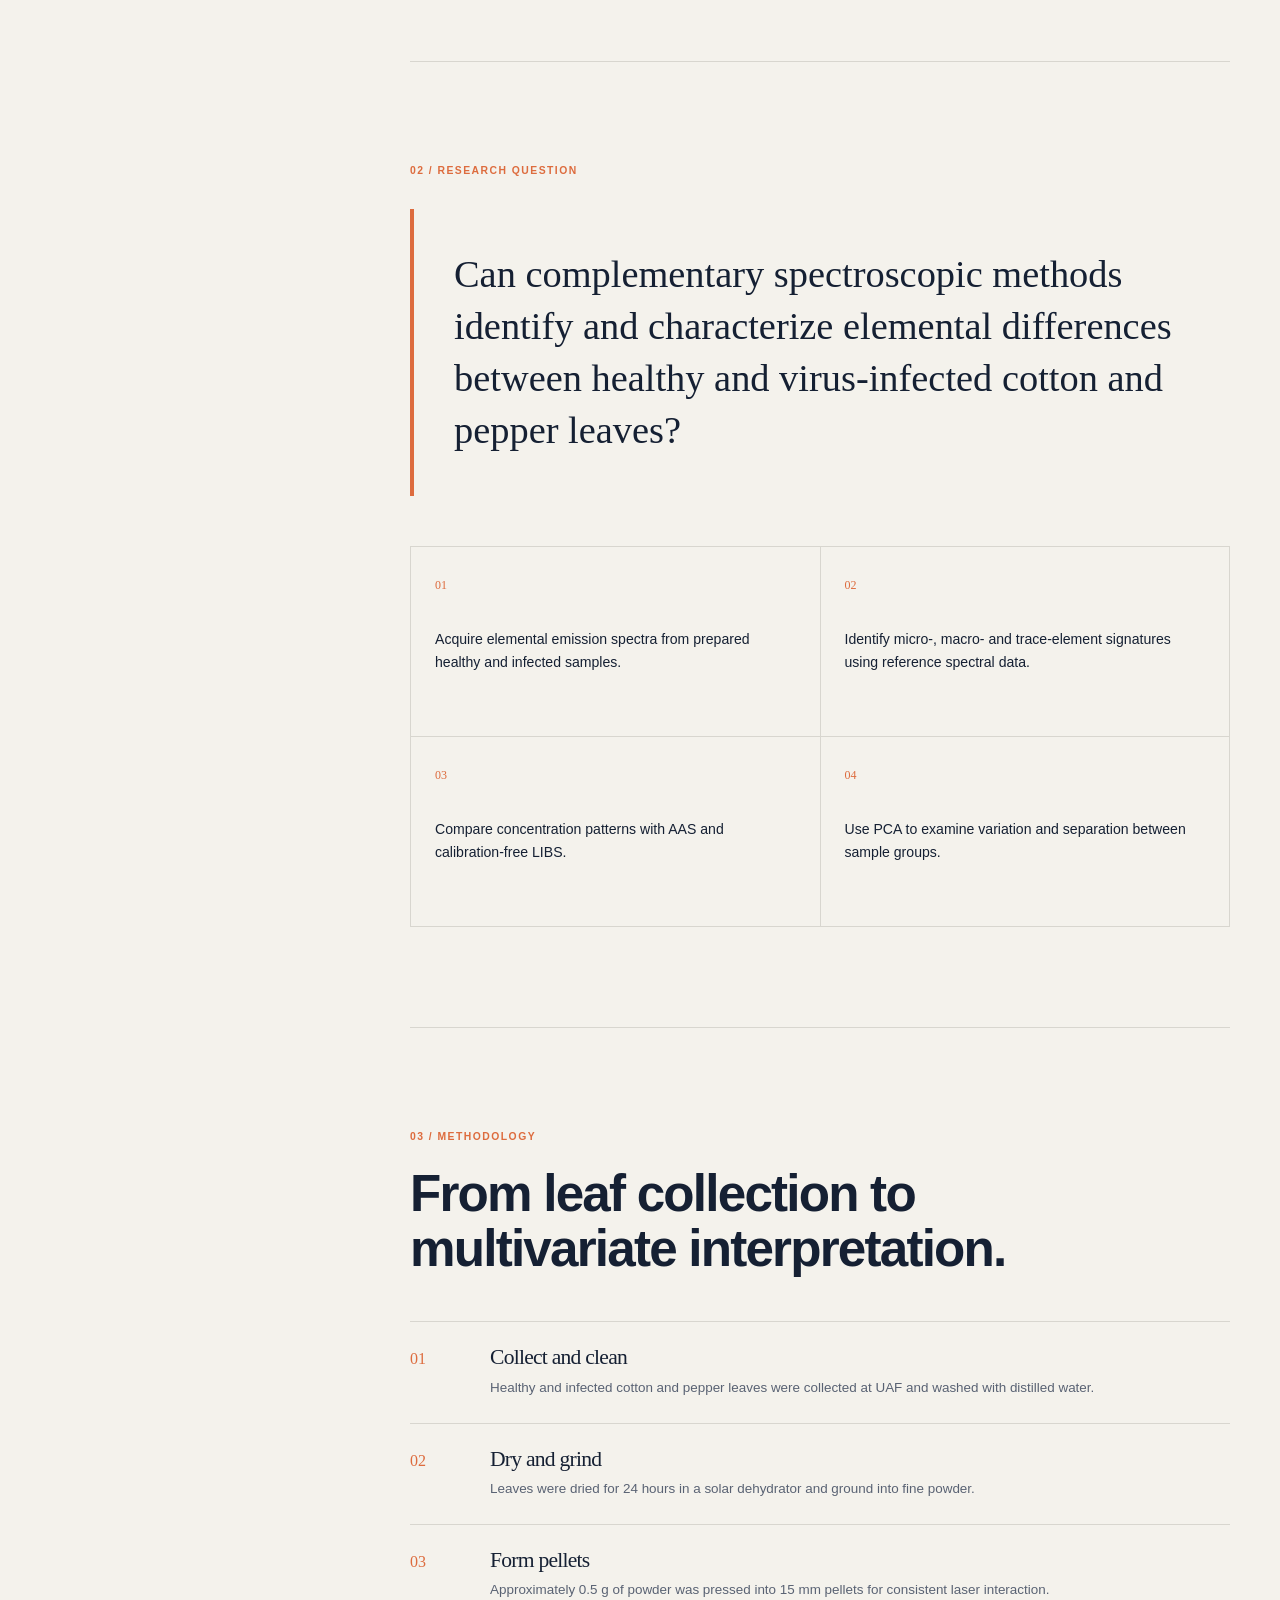
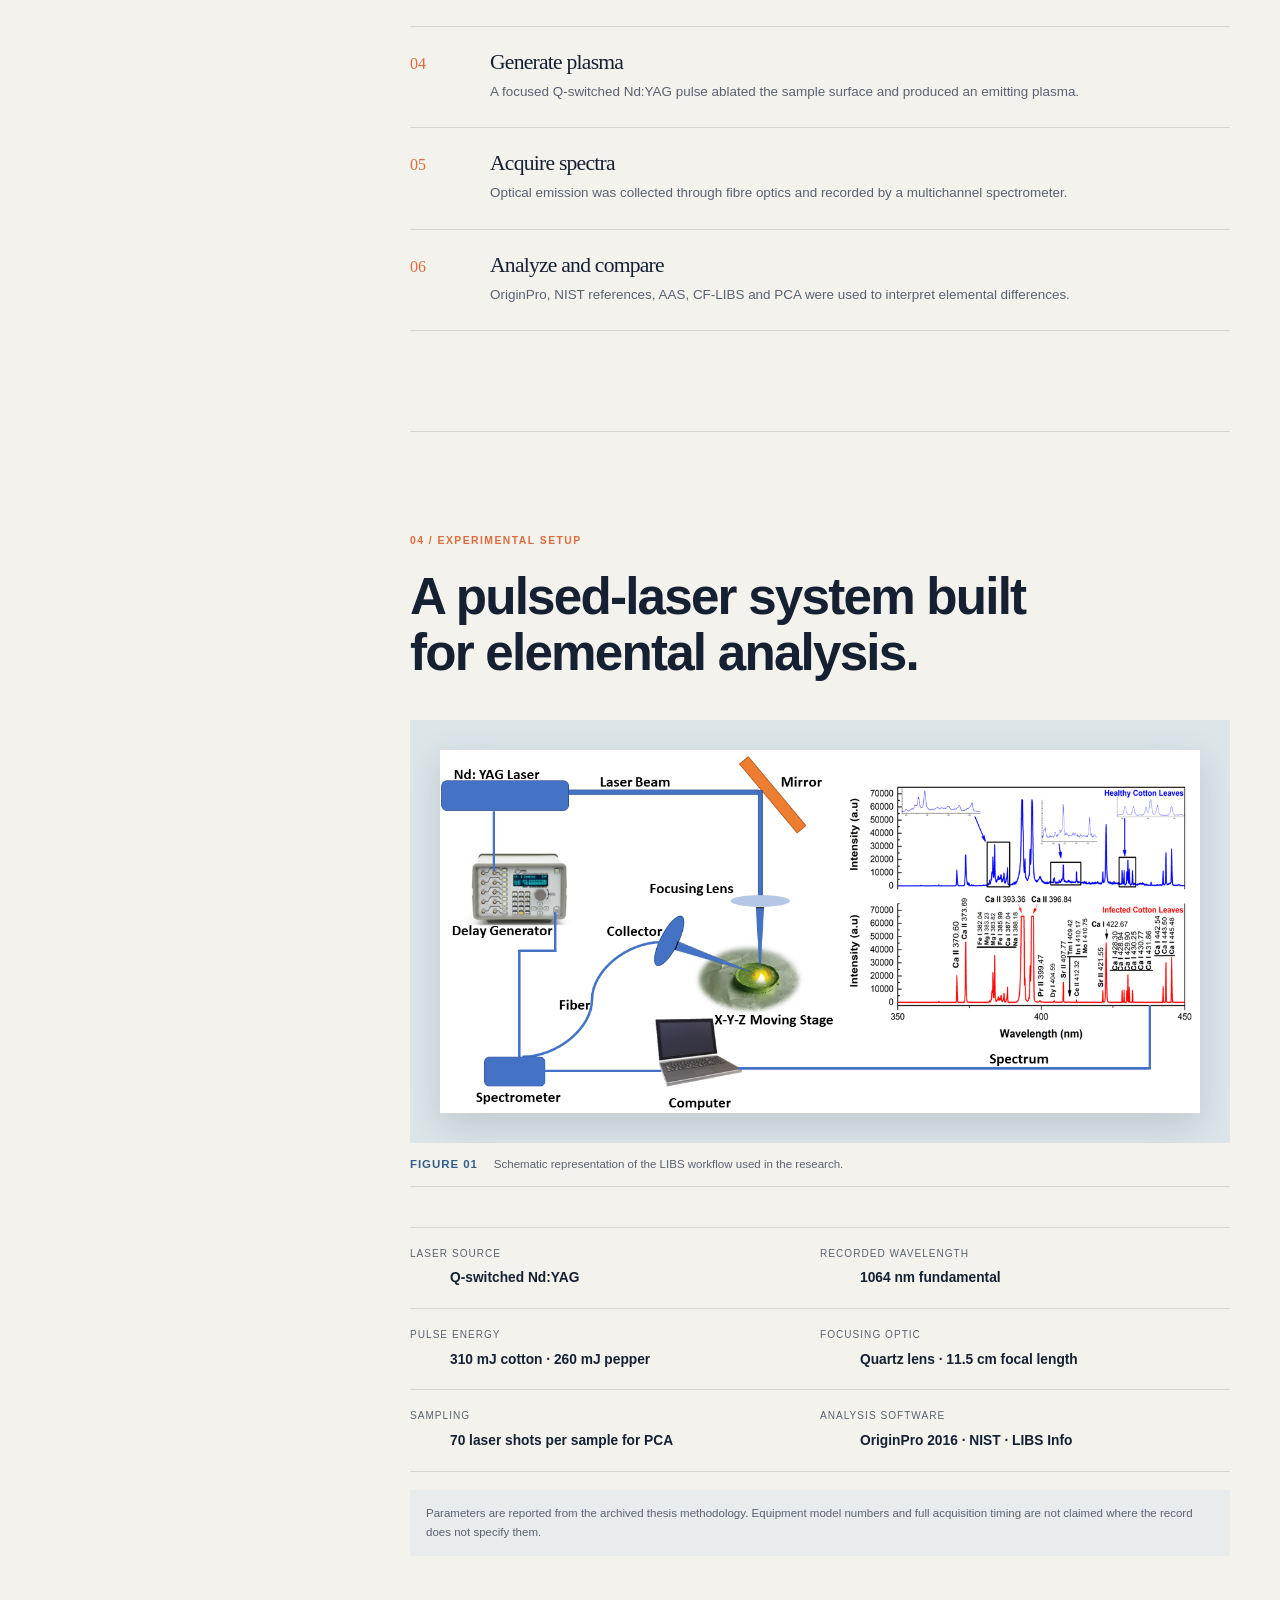
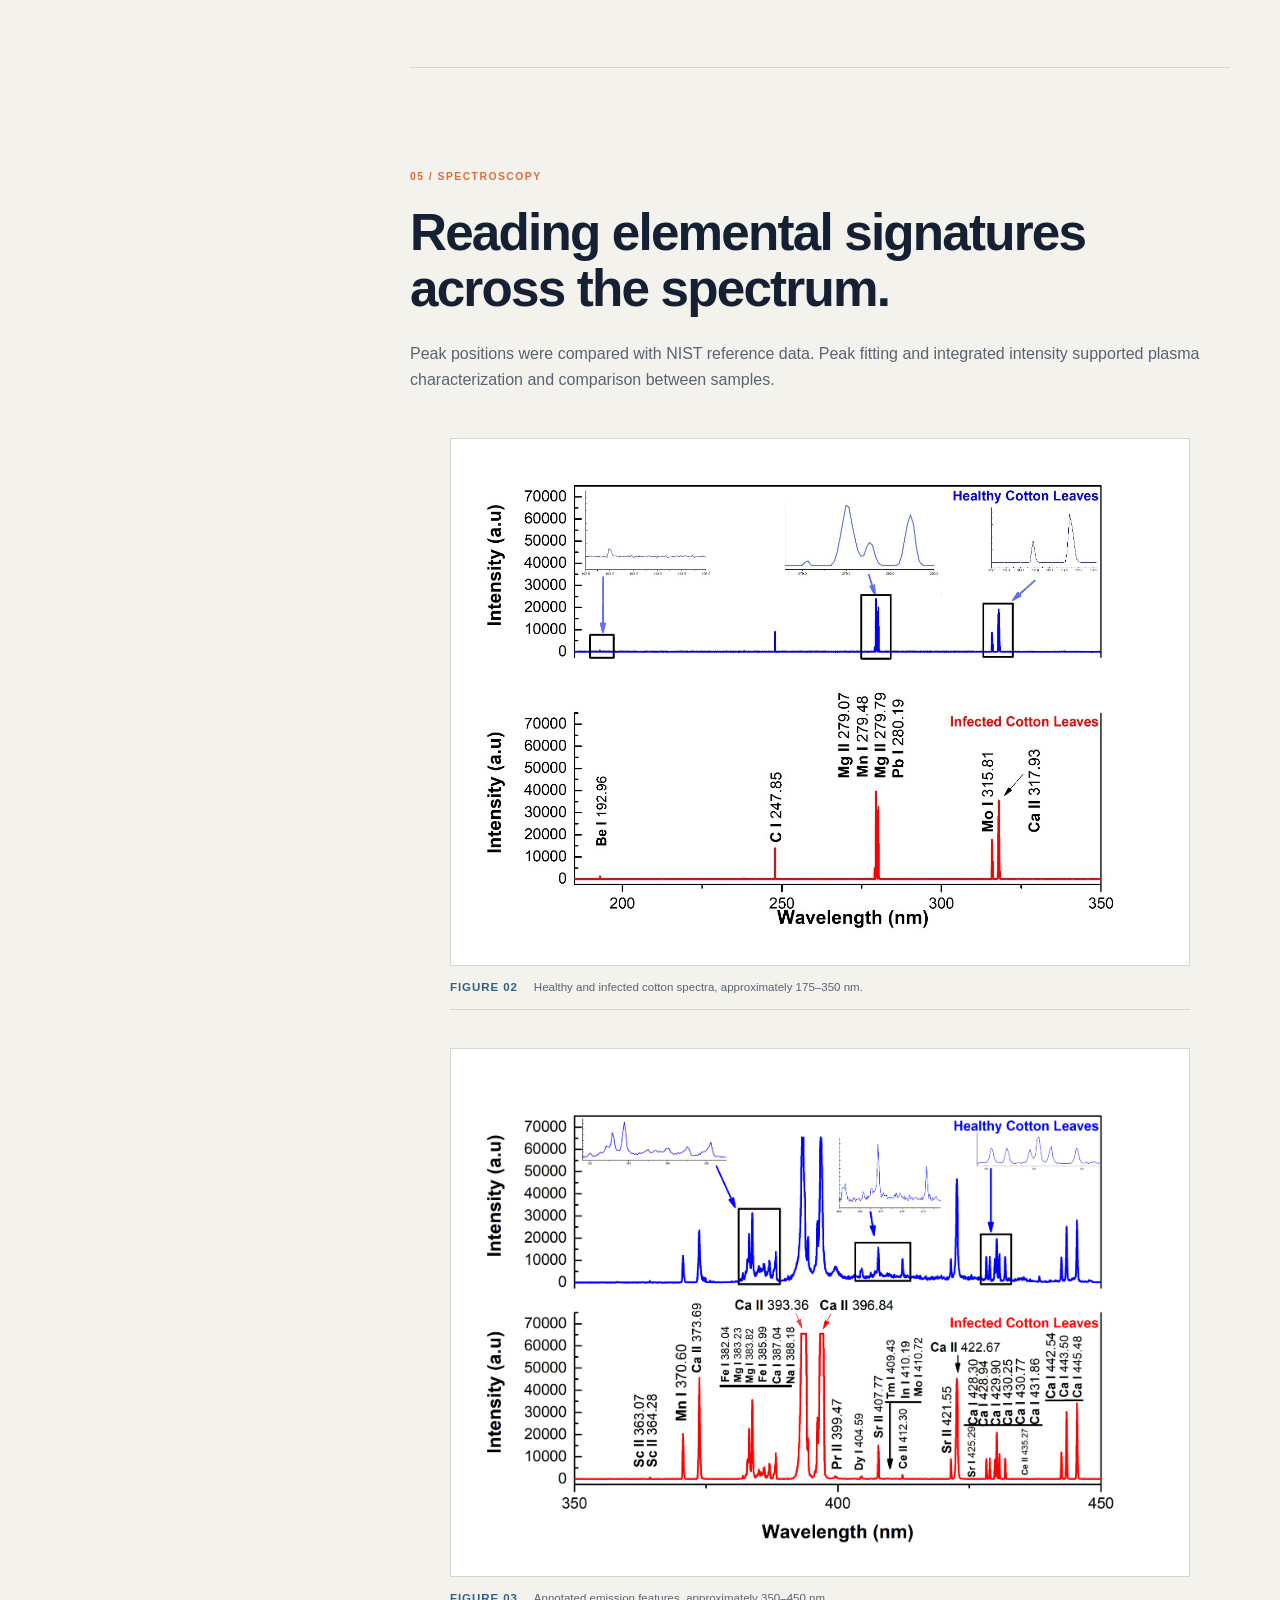
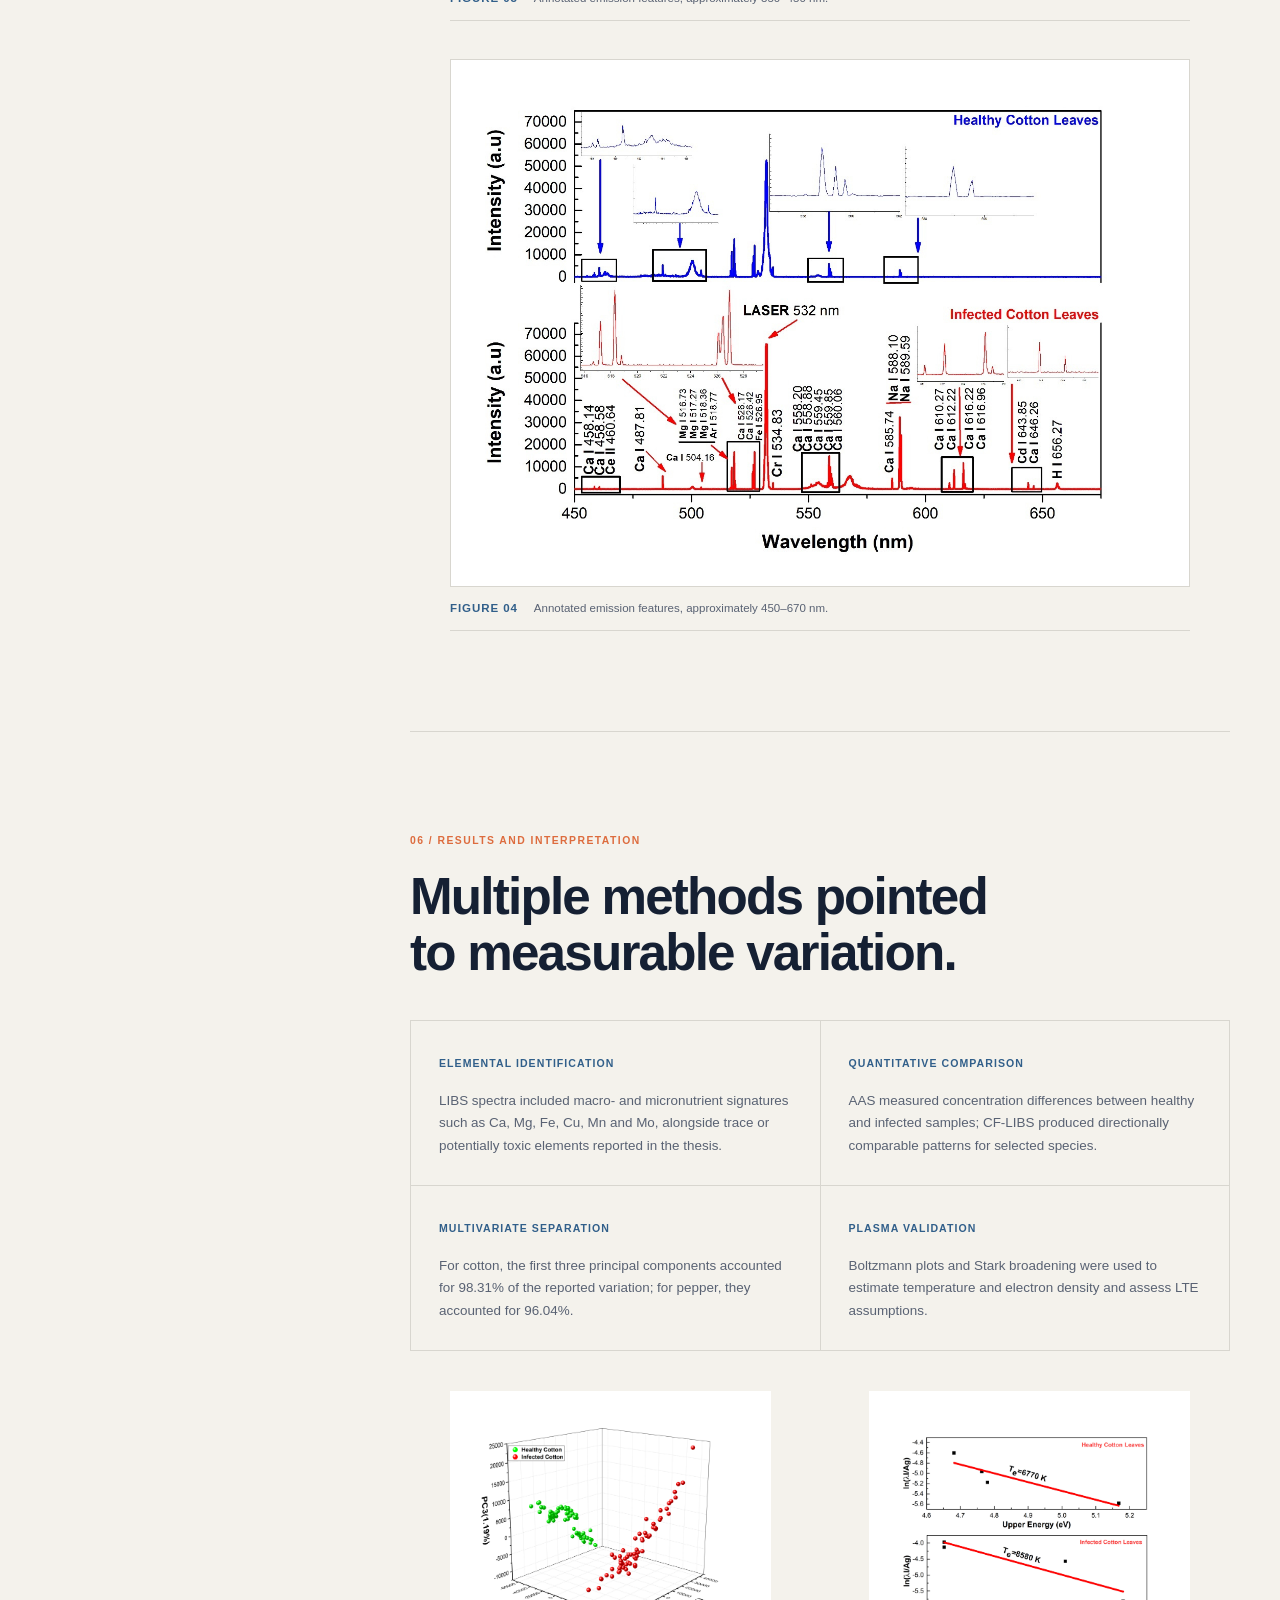
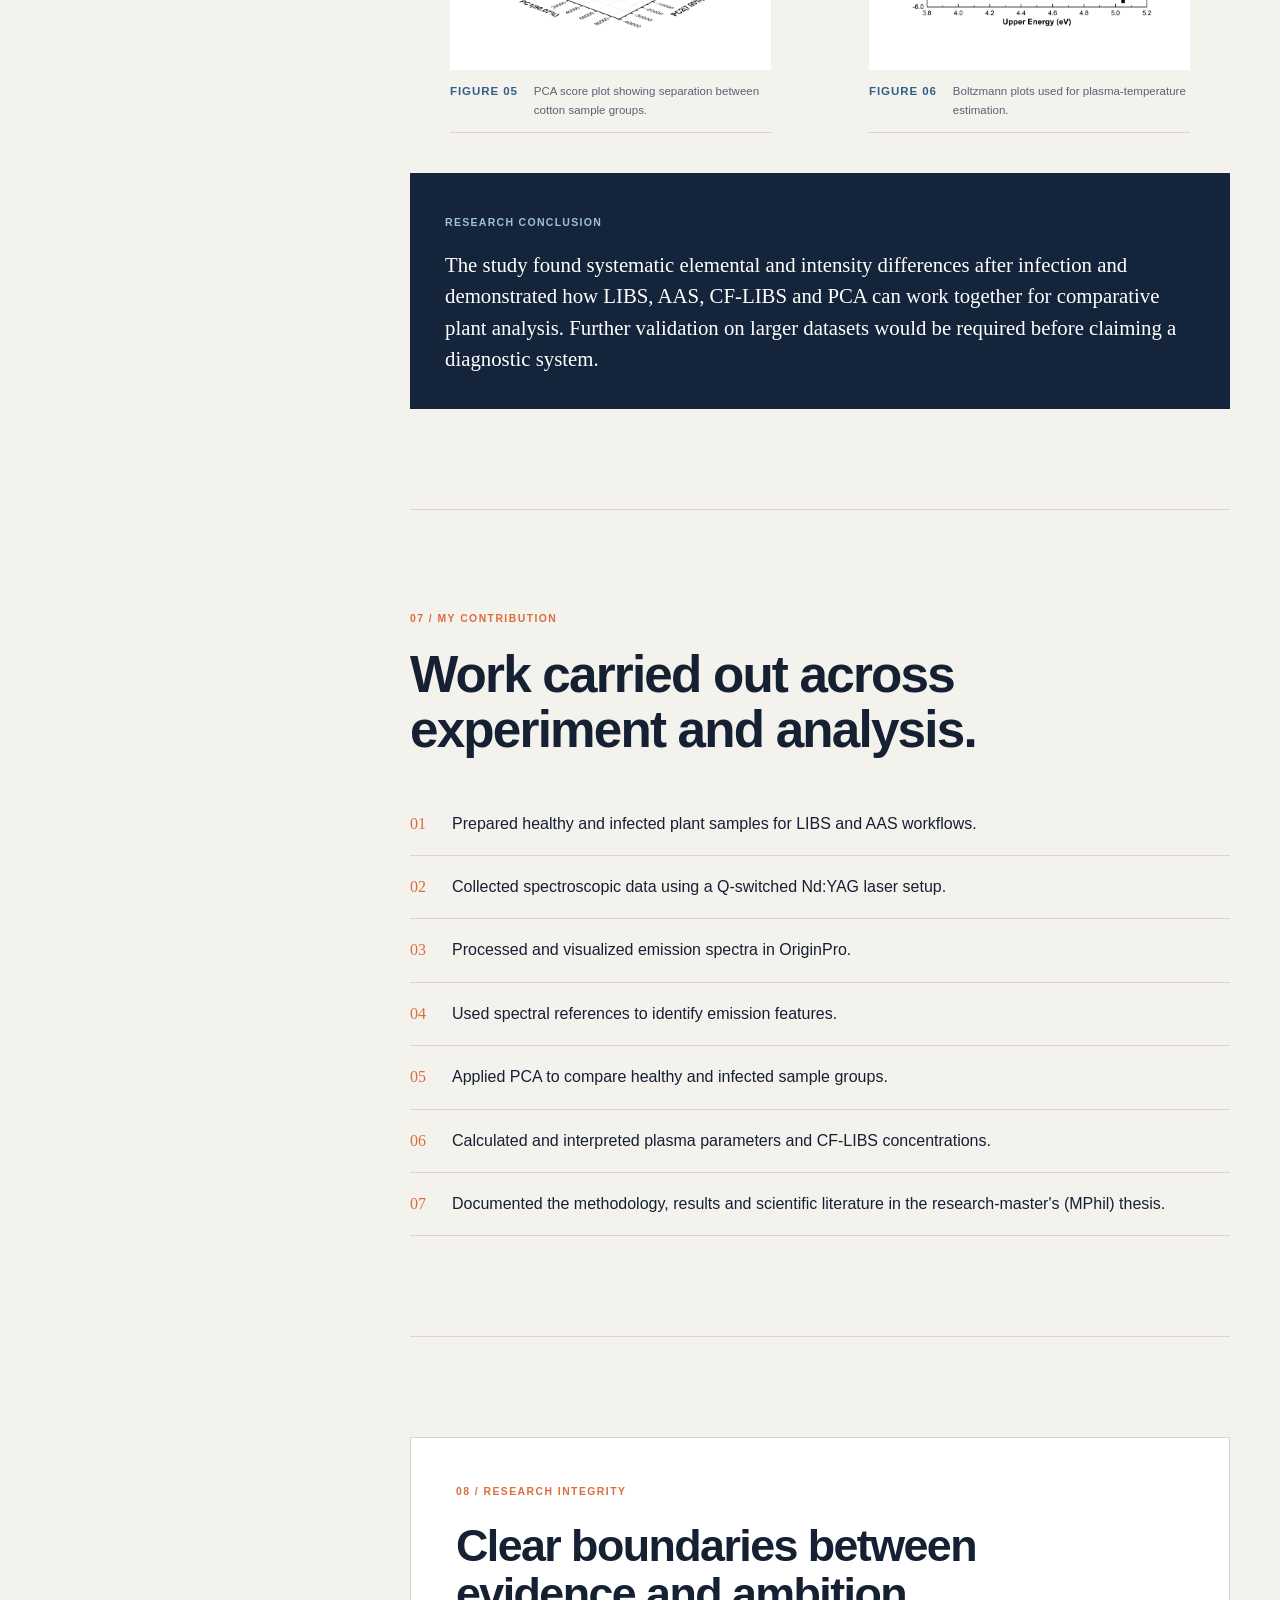
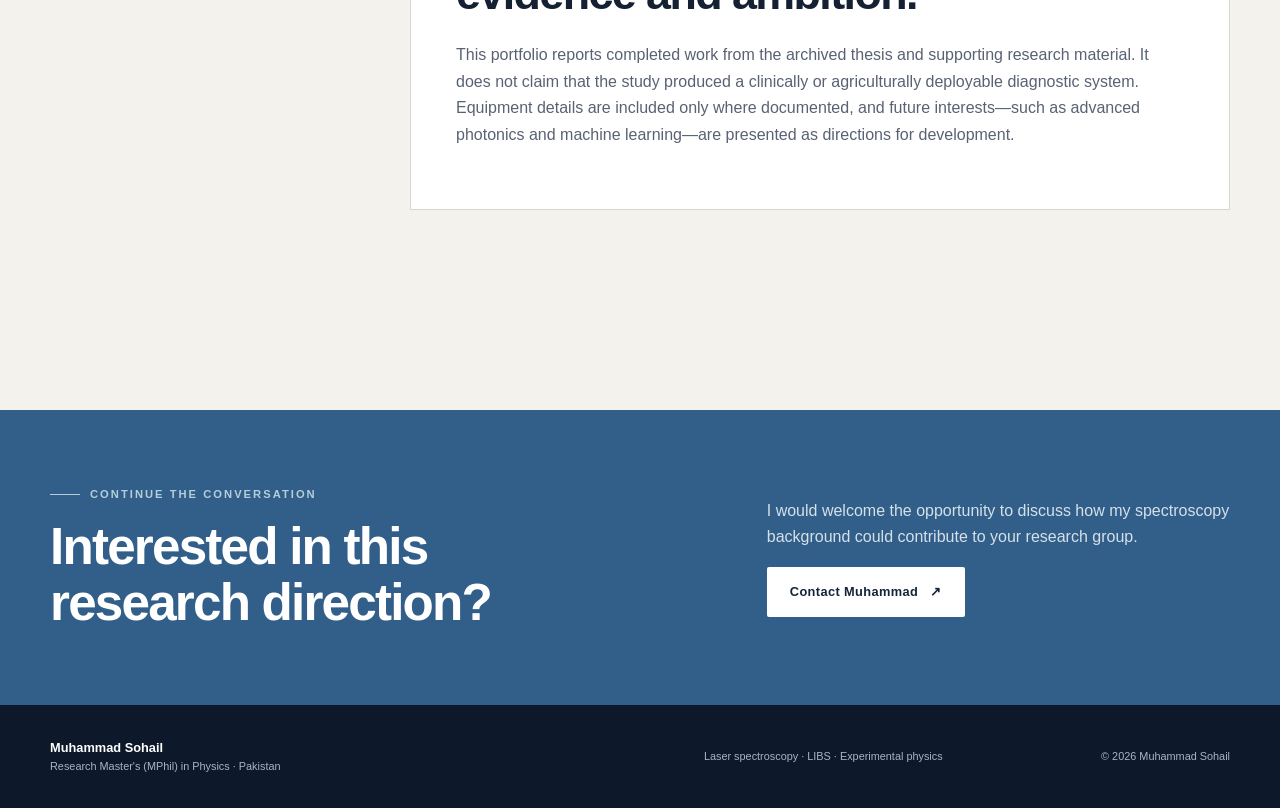
<file: research.html>
<!doctype html>
<html lang="en">
<head>
  <meta charset="utf-8">
  <meta name="viewport" content="width=device-width, initial-scale=1">
  <meta name="description" content="A detailed case study of Muhammad Sohail's research-master's work using LIBS, AAS, CF-LIBS and PCA to compare healthy and virus-infected plant samples.">
  <meta name="theme-color" content="#f4f2ec">
  <title>LIBS Research — Muhammad Sohail</title>
  <link rel="icon" href="assets/images/favicon.svg" type="image/svg+xml">
  <link rel="stylesheet" href="assets/css/styles.css">
  <script defer src="assets/js/main.js"></script>
</head>
<body data-page="research">
  <a class="skip-link" href="#main">Skip to content</a>
  <header class="site-header" data-header>
    <div class="shell header-inner">
      <a class="brand" href="index.html#home"><span class="brand-mark" aria-hidden="true"><i></i><i></i><i></i><i></i></span><span><strong>Muhammad Sohail</strong><small>Physics · Spectroscopy</small></span></a>
      <button class="menu-toggle" type="button" aria-expanded="false" aria-controls="primary-navigation" data-menu-toggle><span></span><span></span><span></span><span class="sr-only">Open navigation</span></button>
      <nav class="nav" id="primary-navigation" aria-label="Primary navigation" data-nav>
        <a href="index.html#home">Home</a><a class="is-active" href="index.html#research">Research</a><a href="index.html#experience">Experience</a><a href="index.html#interests">Interests</a><a href="index.html#education">Journey</a><a href="index.html#skills">Skills</a><a href="index.html#evidence">Evidence</a><a href="cv.html">CV</a><a class="nav-cta" href="#contact">Contact</a>
      </nav>
    </div>
  </header>

  <div class="reading-progress" data-reading-progress aria-hidden="true"></div>
  <main id="main">
    <section class="case-hero">
      <div class="shell case-hero-grid">
        <div class="reveal">
          <p class="eyebrow"><span></span> Master's-level research case study · 2021</p>
          <h1>Comparative Nutritional Characterization of <em>Healthy and Virus-Infected Plant Samples</em></h1>
          <p class="case-lede">Using laser-induced breakdown spectroscopy and complementary analytical methods to investigate elemental changes in cotton and pepper leaves.</p>
        </div>
        <dl class="case-meta reveal reveal-delay">
          <div><dt>Researcher</dt><dd>Muhammad Sohail</dd></div>
          <div><dt>Institution</dt><dd>University of Agriculture Faisalabad</dd></div>
          <div><dt>Supervisor</dt><dd>Dr. Ayesha Younus</dd></div>
          <div><dt>Methods</dt><dd>LIBS · AAS · CF-LIBS · PCA</dd></div>
        </dl>
      </div>
    </section>

    <div class="shell case-layout">
      <aside class="case-toc" aria-label="On this page">
        <span>On this page</span>
        <a href="#overview">Overview</a><a href="#question">Research question</a><a href="#workflow">Methodology</a><a href="#setup">Experimental setup</a><a href="#spectra">Spectroscopy</a><a href="#results">Results</a><a href="#contribution">My contribution</a><a href="#integrity">Research integrity</a>
      </aside>

      <article class="case-content">
        <section class="case-section reveal" id="overview">
          <p class="section-number">01 / Overview</p>
          <h2>Why study plant health through light?</h2>
          <p class="lead-paragraph">Plant disease can alter nutrient uptake and elemental composition before every change is obvious to the eye. Spectroscopy offers a route to examine these differences through the light emitted or absorbed by a sample.</p>
          <p>This study compared healthy and virus-infected cotton and pepper leaves. LIBS provided rapid multi-element emission spectra with little sample preparation, while AAS supplied a complementary concentration measurement. CF-LIBS and PCA were then used to extend the quantitative and multivariate interpretation.</p>
          <div class="sample-pair">
            <figure><button class="figure-button" data-lightbox="assets/images/research/healthy-cotton-leaf.jpeg"><img src="assets/images/research/healthy-cotton-leaf.jpeg" alt="Healthy cotton leaf used in the study" loading="lazy"></button><figcaption><span>Sample 01</span> Healthy cotton leaf</figcaption></figure>
            <figure><button class="figure-button" data-lightbox="assets/images/research/virus-infected-cotton-leaf.jpeg"><img src="assets/images/research/virus-infected-cotton-leaf.jpeg" alt="Virus-infected cotton leaf used in the study" loading="lazy"></button><figcaption><span>Sample 02</span> Virus-infected cotton leaf</figcaption></figure>
          </div>
        </section>

        <section class="case-section reveal" id="question">
          <p class="section-number">02 / Research question</p>
          <blockquote>Can complementary spectroscopic methods identify and characterize elemental differences between healthy and virus-infected cotton and pepper leaves?</blockquote>
          <div class="objective-grid">
            <div><span>01</span><p>Acquire elemental emission spectra from prepared healthy and infected samples.</p></div>
            <div><span>02</span><p>Identify micro-, macro- and trace-element signatures using reference spectral data.</p></div>
            <div><span>03</span><p>Compare concentration patterns with AAS and calibration-free LIBS.</p></div>
            <div><span>04</span><p>Use PCA to examine variation and separation between sample groups.</p></div>
          </div>
        </section>

        <section class="case-section reveal" id="workflow">
          <p class="section-number">03 / Methodology</p>
          <h2>From leaf collection to multivariate interpretation.</h2>
          <ol class="method-steps">
            <li><span>01</span><div><h3>Collect and clean</h3><p>Healthy and infected cotton and pepper leaves were collected at UAF and washed with distilled water.</p></div></li>
            <li><span>02</span><div><h3>Dry and grind</h3><p>Leaves were dried for 24 hours in a solar dehydrator and ground into fine powder.</p></div></li>
            <li><span>03</span><div><h3>Form pellets</h3><p>Approximately 0.5 g of powder was pressed into 15 mm pellets for consistent laser interaction.</p></div></li>
            <li><span>04</span><div><h3>Generate plasma</h3><p>A focused Q-switched Nd:YAG pulse ablated the sample surface and produced an emitting plasma.</p></div></li>
            <li><span>05</span><div><h3>Acquire spectra</h3><p>Optical emission was collected through fibre optics and recorded by a multichannel spectrometer.</p></div></li>
            <li><span>06</span><div><h3>Analyze and compare</h3><p>OriginPro, NIST references, AAS, CF-LIBS and PCA were used to interpret elemental differences.</p></div></li>
          </ol>
        </section>

        <section class="case-section reveal" id="setup">
          <p class="section-number">04 / Experimental setup</p>
          <h2>A pulsed-laser system built for elemental analysis.</h2>
          <figure class="wide-figure">
            <button class="figure-button" data-lightbox="assets/images/research/libs-experimental-setup-schematic.png"><img src="assets/images/research/libs-experimental-setup-schematic.png" alt="LIBS setup schematic: Nd:YAG laser, beam steering, delay generator, focusing lens, sample, optical collection, spectrometer and computer" loading="lazy"></button>
            <figcaption><span>Figure 01</span> Schematic representation of the LIBS workflow used in the research.</figcaption>
          </figure>
          <dl class="parameter-grid">
            <div><dt>Laser source</dt><dd>Q-switched Nd:YAG</dd></div>
            <div><dt>Recorded wavelength</dt><dd>1064 nm fundamental</dd></div>
            <div><dt>Pulse energy</dt><dd>310 mJ cotton · 260 mJ pepper</dd></div>
            <div><dt>Focusing optic</dt><dd>Quartz lens · 11.5 cm focal length</dd></div>
            <div><dt>Sampling</dt><dd>70 laser shots per sample for PCA</dd></div>
            <div><dt>Analysis software</dt><dd>OriginPro 2016 · NIST · LIBS Info</dd></div>
          </dl>
          <p class="source-note">Parameters are reported from the archived thesis methodology. Equipment model numbers and full acquisition timing are not claimed where the record does not specify them.</p>
        </section>

        <section class="case-section reveal" id="spectra">
          <p class="section-number">05 / Spectroscopy</p>
          <h2>Reading elemental signatures across the spectrum.</h2>
          <p>Peak positions were compared with NIST reference data. Peak fitting and integrated intensity supported plasma characterization and comparison between samples.</p>
          <div class="figure-stack">
            <figure><button class="figure-button" data-lightbox="assets/images/research/libs-spectrum-175-350nm.jpeg"><img src="assets/images/research/libs-spectrum-175-350nm.jpeg" alt="LIBS spectra for healthy and infected cotton leaves from approximately 175 to 350 nanometres" loading="lazy"></button><figcaption><span>Figure 02</span> Healthy and infected cotton spectra, approximately 175–350 nm.</figcaption></figure>
            <figure><button class="figure-button" data-lightbox="assets/images/research/libs-spectrum-350-450nm.jpg"><img src="assets/images/research/libs-spectrum-350-450nm.jpg" alt="LIBS spectra for healthy and infected cotton leaves from approximately 350 to 450 nanometres" loading="lazy"></button><figcaption><span>Figure 03</span> Annotated emission features, approximately 350–450 nm.</figcaption></figure>
            <figure><button class="figure-button" data-lightbox="assets/images/research/libs-spectrum-450-670nm.jpeg"><img src="assets/images/research/libs-spectrum-450-670nm.jpeg" alt="LIBS spectra for healthy and infected cotton leaves from approximately 450 to 670 nanometres" loading="lazy"></button><figcaption><span>Figure 04</span> Annotated emission features, approximately 450–670 nm.</figcaption></figure>
          </div>
        </section>

        <section class="case-section reveal" id="results">
          <p class="section-number">06 / Results and interpretation</p>
          <h2>Multiple methods pointed to measurable variation.</h2>
          <div class="result-grid">
            <article><span>Elemental identification</span><p>LIBS spectra included macro- and micronutrient signatures such as Ca, Mg, Fe, Cu, Mn and Mo, alongside trace or potentially toxic elements reported in the thesis.</p></article>
            <article><span>Quantitative comparison</span><p>AAS measured concentration differences between healthy and infected samples; CF-LIBS produced directionally comparable patterns for selected species.</p></article>
            <article><span>Multivariate separation</span><p>For cotton, the first three principal components accounted for 98.31% of the reported variation; for pepper, they accounted for 96.04%.</p></article>
            <article><span>Plasma validation</span><p>Boltzmann plots and Stark broadening were used to estimate temperature and electron density and assess LTE assumptions.</p></article>
          </div>
          <div class="results-figures">
            <figure><button class="figure-button" data-lightbox="assets/images/research/cotton-leaves-pca-score-plot.jpg"><img src="assets/images/research/cotton-leaves-pca-score-plot.jpg" alt="Three-dimensional PCA score plot for healthy and infected cotton leaf spectra" loading="lazy"></button><figcaption><span>Figure 05</span> PCA score plot showing separation between cotton sample groups.</figcaption></figure>
            <figure><button class="figure-button" data-lightbox="assets/images/research/plasma-temperature-comparison.jpg"><img src="assets/images/research/plasma-temperature-comparison.jpg" alt="Boltzmann plots used to estimate plasma temperature for healthy and infected cotton leaves" loading="lazy"></button><figcaption><span>Figure 06</span> Boltzmann plots used for plasma-temperature estimation.</figcaption></figure>
          </div>
          <div class="conclusion-callout"><span>Research conclusion</span><p>The study found systematic elemental and intensity differences after infection and demonstrated how LIBS, AAS, CF-LIBS and PCA can work together for comparative plant analysis. Further validation on larger datasets would be required before claiming a diagnostic system.</p></div>
        </section>

        <section class="case-section reveal" id="contribution">
          <p class="section-number">07 / My contribution</p>
          <h2>Work carried out across experiment and analysis.</h2>
          <ul class="contribution-list">
            <li>Prepared healthy and infected plant samples for LIBS and AAS workflows.</li>
            <li>Collected spectroscopic data using a Q-switched Nd:YAG laser setup.</li>
            <li>Processed and visualized emission spectra in OriginPro.</li>
            <li>Used spectral references to identify emission features.</li>
            <li>Applied PCA to compare healthy and infected sample groups.</li>
            <li>Calculated and interpreted plasma parameters and CF-LIBS concentrations.</li>
            <li>Documented the methodology, results and scientific literature in the research-master's (MPhil) thesis.</li>
          </ul>
        </section>

        <section class="case-section integrity-section reveal" id="integrity">
          <p class="section-number">08 / Research integrity</p>
          <h2>Clear boundaries between evidence and ambition.</h2>
          <p>This portfolio reports completed work from the archived thesis and supporting research material. It does not claim that the study produced a clinically or agriculturally deployable diagnostic system. Equipment details are included only where documented, and future interests—such as advanced photonics and machine learning—are presented as directions for development.</p>
        </section>
      </article>
    </div>

    <section class="contact-section compact-contact" id="contact">
      <div class="shell contact-grid"><div><p class="eyebrow eyebrow-light"><span></span> Continue the conversation</p><h2>Interested in this research direction?</h2></div><div class="contact-copy"><p>I would welcome the opportunity to discuss how my spectroscopy background could contribute to your research group.</p><a class="button button-light" href="mailto:sohail151127@gmail.com">Contact Muhammad <span aria-hidden="true">↗</span></a></div></div>
    </section>
  </main>

  <dialog class="lightbox" data-lightbox-dialog><button type="button" aria-label="Close image" data-lightbox-close>×</button><img alt="Expanded research figure" data-lightbox-image></dialog>
  <footer class="site-footer"><div class="shell footer-grid"><div><strong>Muhammad Sohail</strong><span>Research Master's (MPhil) in Physics · Pakistan</span></div><p>Laser spectroscopy · LIBS · Experimental physics</p><span>© <span data-year></span> Muhammad Sohail</span></div></footer>
</body>
</html>
</file>
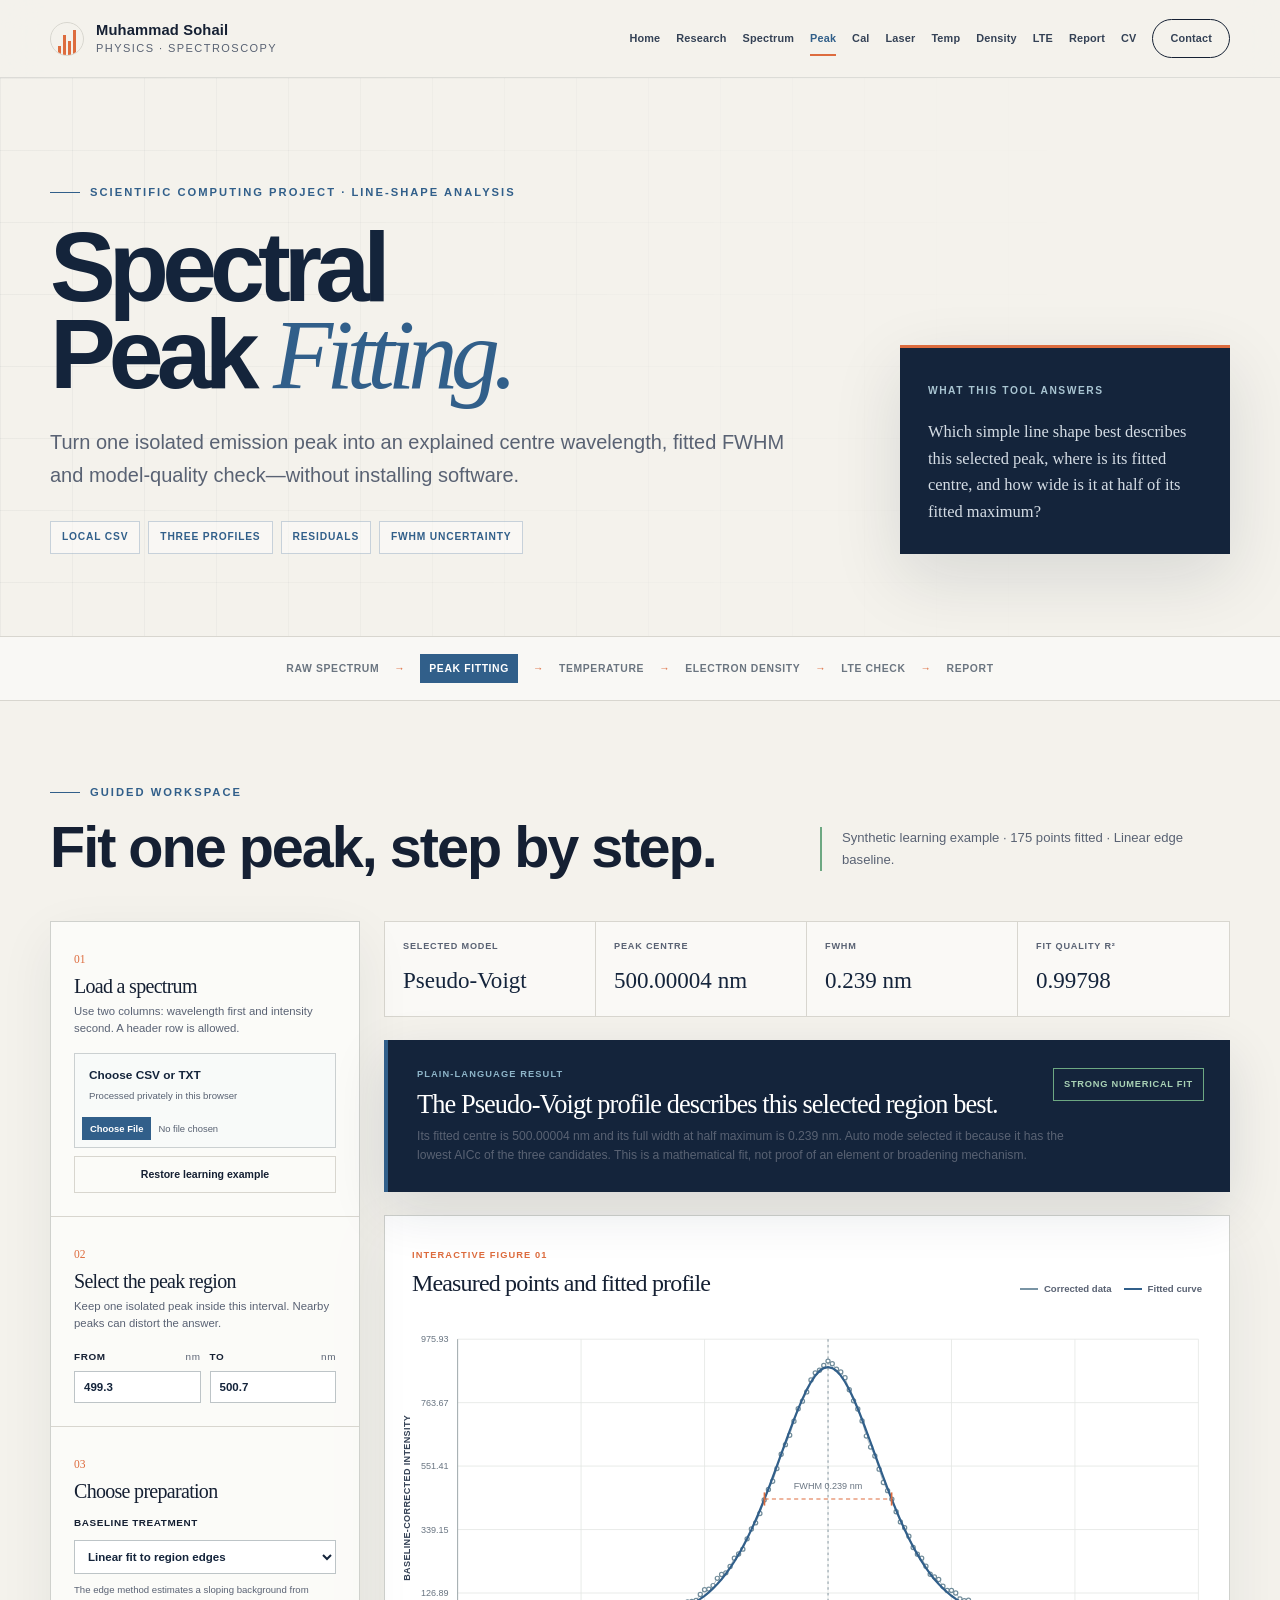
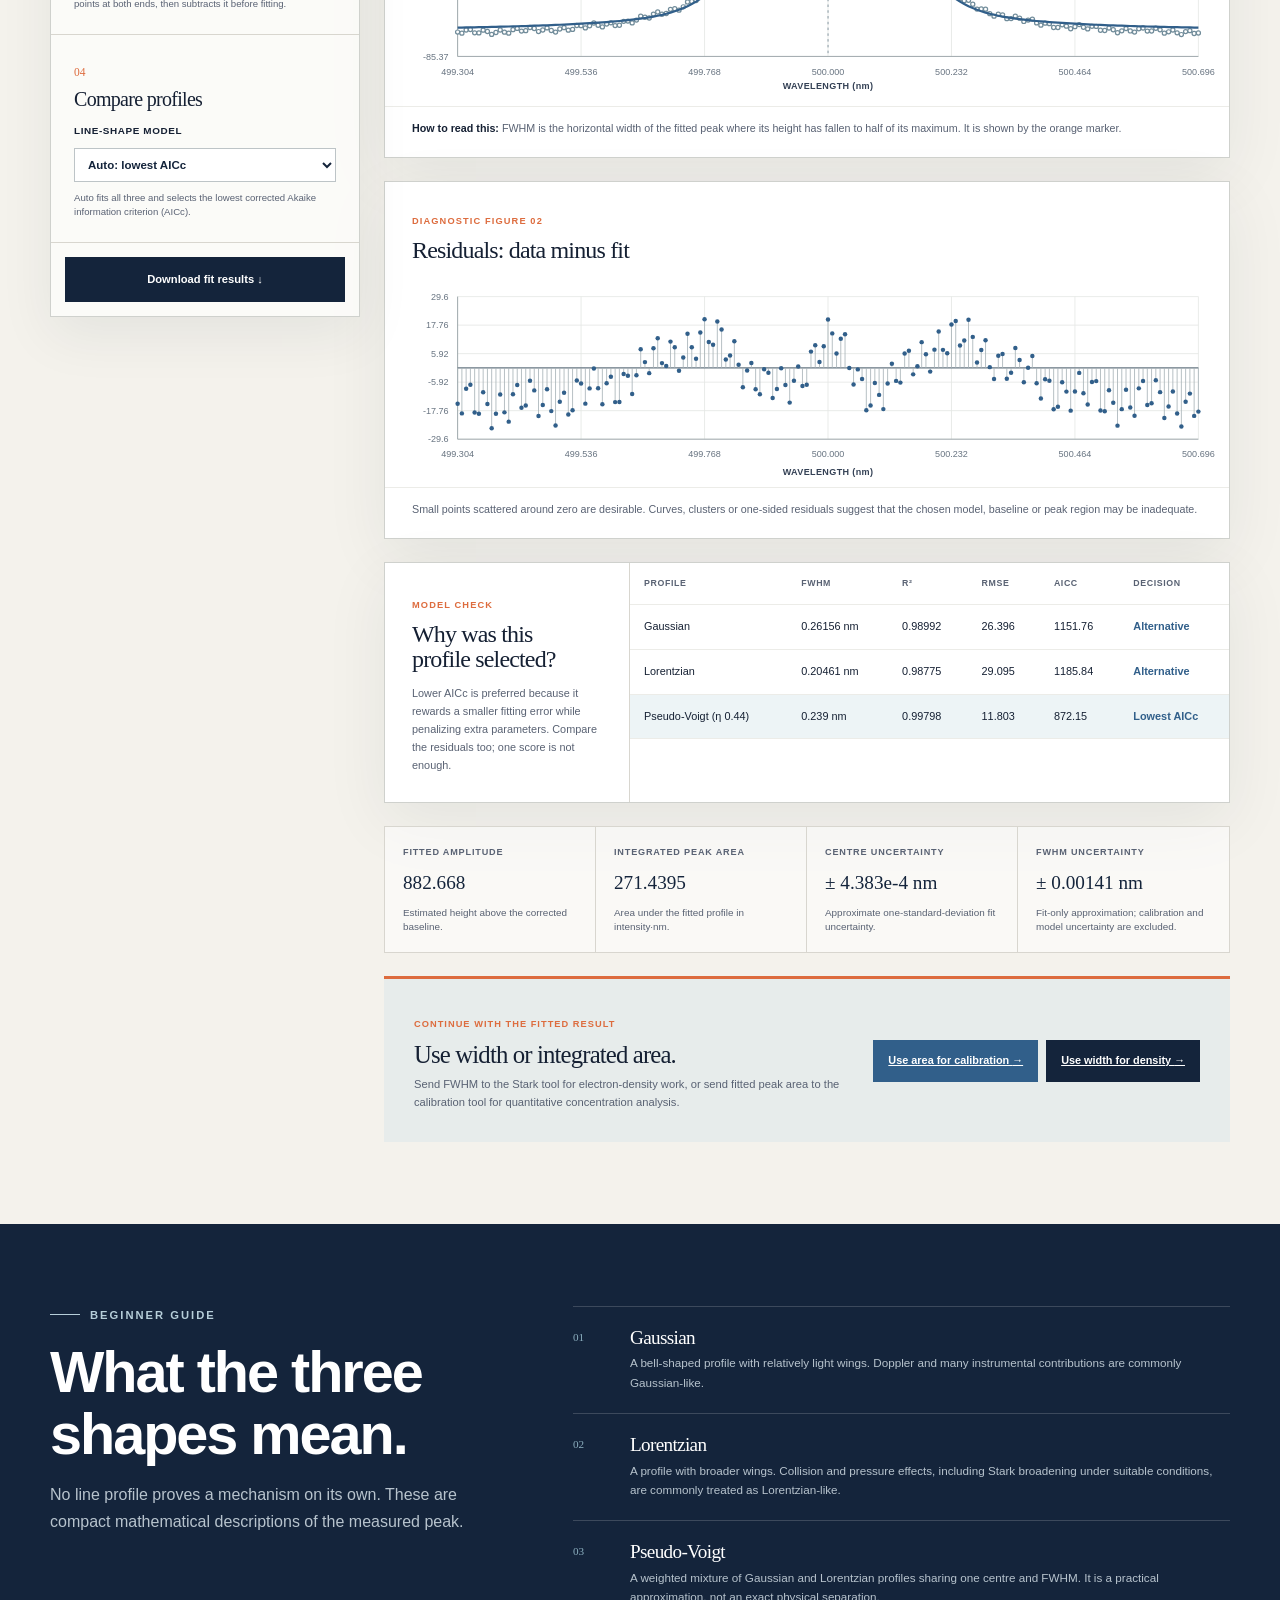
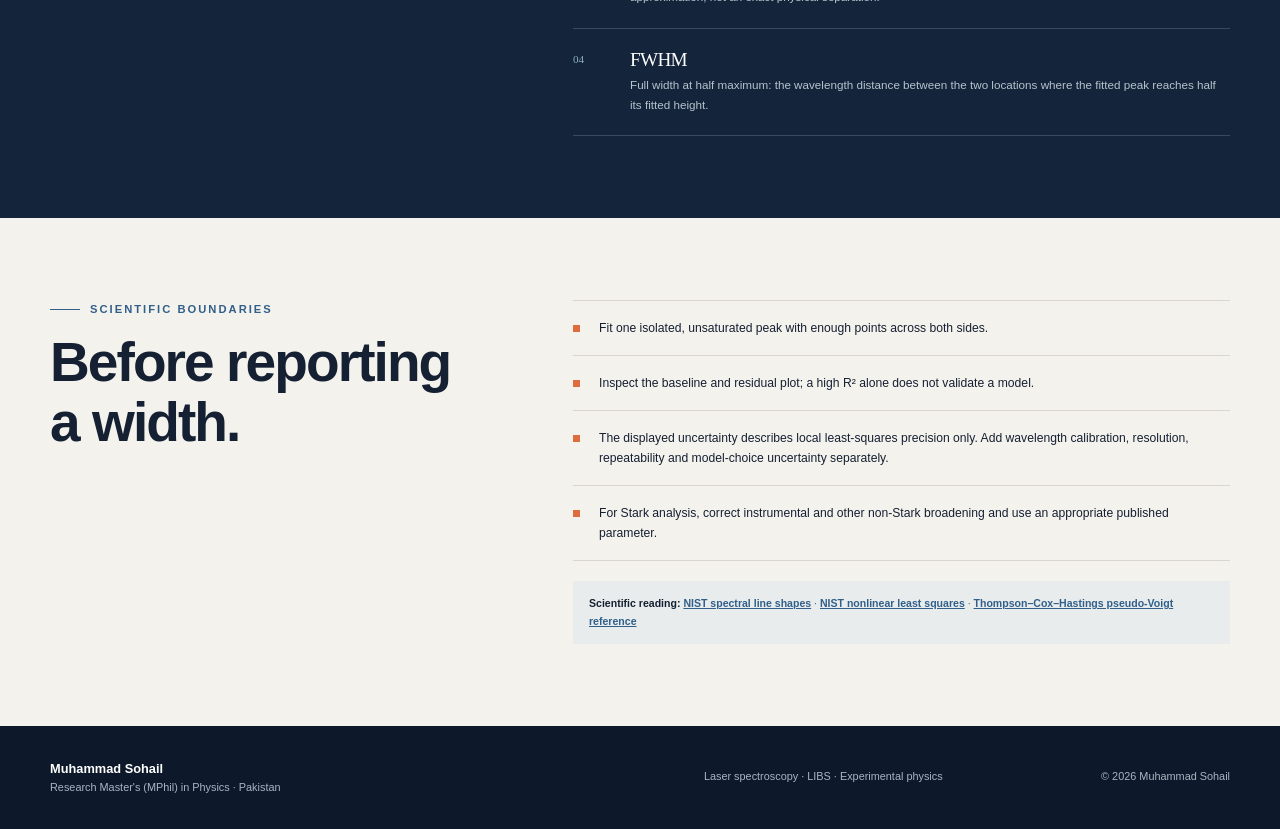
<file: spectral-peak-fitter.html>
<!doctype html>
<html lang="en">
<head>
  <meta charset="utf-8">
  <meta name="viewport" content="width=device-width, initial-scale=1">
  <meta name="description" content="A guided browser-based spectral peak fitter by Muhammad Sohail for Gaussian, Lorentzian and pseudo-Voigt line-profile comparison, FWHM estimation and residual review.">
  <meta name="theme-color" content="#14243b">
  <title>Spectral Peak Fitting &amp; FWHM Analyzer — Muhammad Sohail</title>
  <link rel="icon" href="assets/images/favicon.svg" type="image/svg+xml">
  <link rel="stylesheet" href="assets/css/styles.css">
  <link rel="stylesheet" href="assets/css/peak-fitter.css">
</head>
<body class="peak-page">
  <a class="skip-link" href="#peak-analyzer">Skip to analyzer</a>
  <header class="site-header" data-header>
    <div class="shell header-inner">
      <a class="brand" href="index.html" aria-label="Muhammad Sohail home"><span class="brand-mark" aria-hidden="true"><i></i><i></i><i></i><i></i></span><span><strong>Muhammad Sohail</strong><small>Physics · Spectroscopy</small></span></a>
      <button class="menu-toggle" type="button" aria-expanded="false" aria-controls="primary-navigation" data-menu-toggle><span class="sr-only">Open navigation</span><span></span><span></span><span></span></button>
      <nav class="nav" id="primary-navigation" aria-label="Primary navigation" data-nav>
        <a href="index.html#home">Home</a><a href="index.html#research">Research</a><a href="libs-spectrum-analyzer.html">Spectrum</a><a class="is-active" href="spectral-peak-fitter.html" aria-current="page">Peak</a><a href="libs-calibration-analyzer.html">Cal</a><a href="laser-experiment-calculator.html">Laser</a><a href="boltzmann-plasma-analyzer.html">Temp</a><a href="stark-electron-density-analyzer.html">Density</a><a href="lte-mcwhirter-checker.html">LTE</a><a href="libs-plasma-report-builder.html">Report</a><a href="cv.html">CV</a><a class="nav-cta" href="index.html#contact">Contact</a>
      </nav>
    </div>
  </header>

  <main id="peak-analyzer">
    <section class="peak-hero">
      <div class="shell peak-hero-grid">
        <div>
          <p class="eyebrow"><span></span> Scientific computing project · Line-shape analysis</p>
          <h1>Spectral Peak <em>Fitting.</em></h1>
          <p class="peak-intro">Turn one isolated emission peak into an explained centre wavelength, fitted FWHM and model-quality check—without installing software.</p>
          <div class="peak-badges" aria-label="Project features"><span>Local CSV</span><span>Three profiles</span><span>Residuals</span><span>FWHM uncertainty</span></div>
        </div>
        <aside class="method-note"><span>What this tool answers</span><p>Which simple line shape best describes this selected peak, where is its fitted centre, and how wide is it at half of its fitted maximum?</p></aside>
      </div>
    </section>

    <section class="workflow-strip" aria-label="LIBS analysis workflow"><div class="shell"><span>Raw spectrum</span><i>→</i><strong>Peak fitting</strong><i>→</i><span>Temperature</span><i>→</i><span>Electron density</span><i>→</i><span>LTE check</span><i>→</i><span>Report</span></div></section>

    <section class="workspace section-pad-small">
      <div class="shell">
        <div class="workspace-heading"><div><p class="eyebrow"><span></span> Guided workspace</p><h2>Fit one peak, step by step.</h2></div><p id="fit-status" role="status" aria-live="polite">Synthetic demonstration data are loaded. They are for learning and software testing—not elemental identification.</p></div>
        <div class="workspace-grid">
          <aside class="control-panel" aria-label="Peak fitting controls">
            <section class="control-section">
              <span class="control-number">01</span><h3>Load a spectrum</h3><p>Use two columns: wavelength first and intensity second. A header row is allowed.</p>
              <label class="file-control" for="peak-file"><strong>Choose CSV or TXT</strong><small>Processed privately in this browser</small></label><input id="peak-file" class="file-input" type="file" accept=".csv,.txt,text/csv,text/plain">
              <button class="secondary-button" id="restore-peak-demo" type="button">Restore learning example</button>
            </section>
            <section class="control-section">
              <span class="control-number">02</span><h3>Select the peak region</h3><p>Keep one isolated peak inside this interval. Nearby peaks can distort the answer.</p>
              <div class="input-pair"><label>From <span>nm</span><input id="region-min" type="number" step="any" value="499.3"></label><label>To <span>nm</span><input id="region-max" type="number" step="any" value="500.7"></label></div>
            </section>
            <section class="control-section">
              <span class="control-number">03</span><h3>Choose preparation</h3><label class="field-label" for="baseline-model">Baseline treatment</label><select id="baseline-model"><option value="linear">Linear fit to region edges</option><option value="none">No baseline subtraction</option></select><small class="field-explain">The edge method estimates a sloping background from points at both ends, then subtracts it before fitting.</small>
            </section>
            <section class="control-section">
              <span class="control-number">04</span><h3>Compare profiles</h3><label class="field-label" for="profile-model">Line-shape model</label><select id="profile-model"><option value="auto">Auto: lowest AICc</option><option value="gaussian">Gaussian</option><option value="lorentzian">Lorentzian</option><option value="pseudo">Pseudo-Voigt</option></select><small class="field-explain">Auto fits all three and selects the lowest corrected Akaike information criterion (AICc).</small>
            </section>
            <button class="download-button" id="download-peak-fit" type="button">Download fit results <span aria-hidden="true">↓</span></button>
          </aside>

          <div class="results-panel">
            <div class="metric-grid" aria-label="Main fit results">
              <article><span>Selected model</span><strong id="metric-model">—</strong></article><article><span>Peak centre</span><strong id="metric-centre">—</strong></article><article><span>FWHM</span><strong id="metric-fwhm">—</strong></article><article><span>Fit quality R²</span><strong id="metric-r2">—</strong></article>
            </div>
            <section class="explanation-card" id="fit-explanation" aria-live="polite"><div class="result-kicker">Plain-language result</div><h2 id="result-heading">The learning example is ready.</h2><p id="result-summary">The analyzer is fitting the selected region and will explain the result here.</p><div class="quality-badge" id="quality-badge">CALCULATING</div></section>

            <section class="chart-card" aria-labelledby="fit-chart-title">
              <div class="chart-heading"><div><span>Interactive figure 01</span><h2 id="fit-chart-title">Measured points and fitted profile</h2></div><div class="legend"><span><i class="legend-data"></i>Corrected data</span><span><i class="legend-fit"></i>Fitted curve</span></div></div>
              <div class="chart-wrap"><svg id="peak-chart" viewBox="0 0 1000 470" role="img" aria-labelledby="fit-chart-title fit-chart-desc"><desc id="fit-chart-desc">Measured spectral points with the selected fitted line profile.</desc></svg></div>
              <p class="chart-caption"><strong>How to read this:</strong> FWHM is the horizontal width of the fitted peak where its height has fallen to half of its maximum. It is shown by the orange marker.</p>
            </section>

            <section class="chart-card residual-card" aria-labelledby="residual-title">
              <div class="chart-heading"><div><span>Diagnostic figure 02</span><h2 id="residual-title">Residuals: data minus fit</h2></div></div>
              <div class="residual-wrap"><svg id="residual-chart" viewBox="0 0 1000 250" role="img" aria-labelledby="residual-title residual-desc"><desc id="residual-desc">Residuals between observed intensities and fitted values.</desc></svg></div>
              <p class="chart-caption">Small points scattered around zero are desirable. Curves, clusters or one-sided residuals suggest that the chosen model, baseline or peak region may be inadequate.</p>
            </section>

            <section class="comparison-card" aria-labelledby="comparison-title"><div class="comparison-intro"><span>Model check</span><h2 id="comparison-title">Why was this profile selected?</h2><p>Lower AICc is preferred because it rewards a smaller fitting error while penalizing extra parameters. Compare the residuals too; one score is not enough.</p></div><div class="table-scroll"><table><thead><tr><th>Profile</th><th>FWHM</th><th>R²</th><th>RMSE</th><th>AICc</th><th>Decision</th></tr></thead><tbody id="model-table"></tbody></table></div></section>

            <section class="detail-grid">
              <article><span>Fitted amplitude</span><strong id="detail-amplitude">—</strong><p>Estimated height above the corrected baseline.</p></article><article><span>Integrated peak area</span><strong id="detail-area">—</strong><p>Area under the fitted profile in intensity·nm.</p></article><article><span>Centre uncertainty</span><strong id="detail-centre-uncertainty">—</strong><p>Approximate one-standard-deviation fit uncertainty.</p></article><article><span>FWHM uncertainty</span><strong id="detail-width-uncertainty">—</strong><p>Fit-only approximation; calibration and model uncertainty are excluded.</p></article>
            </section>

            <section class="next-step-card"><div><span>Continue with the fitted result</span><h2>Use width or integrated area.</h2><p>Send FWHM to the Stark tool for electron-density work, or send fitted peak area to the calibration tool for quantitative concentration analysis.</p></div><div class="next-step-actions"><a id="send-to-calibration" href="libs-calibration-analyzer.html">Use area for calibration <span aria-hidden="true">→</span></a><a id="send-to-stark" href="stark-electron-density-analyzer.html">Use width for density <span aria-hidden="true">→</span></a></div></section>
          </div>
        </div>
      </div>
    </section>

    <section class="learning-section section-pad-small">
      <div class="shell learning-grid"><div><p class="eyebrow eyebrow-light"><span></span> Beginner guide</p><h2>What the three shapes mean.</h2><p>No line profile proves a mechanism on its own. These are compact mathematical descriptions of the measured peak.</p></div><div class="definition-list">
        <article><span>01</span><div><h3>Gaussian</h3><p>A bell-shaped profile with relatively light wings. Doppler and many instrumental contributions are commonly Gaussian-like.</p></div></article>
        <article><span>02</span><div><h3>Lorentzian</h3><p>A profile with broader wings. Collision and pressure effects, including Stark broadening under suitable conditions, are commonly treated as Lorentzian-like.</p></div></article>
        <article><span>03</span><div><h3>Pseudo-Voigt</h3><p>A weighted mixture of Gaussian and Lorentzian profiles sharing one centre and FWHM. It is a practical approximation, not an exact physical separation.</p></div></article>
        <article><span>04</span><div><h3>FWHM</h3><p>Full width at half maximum: the wavelength distance between the two locations where the fitted peak reaches half its fitted height.</p></div></article>
      </div></div>
    </section>

    <section class="limitations section-pad-small"><div class="shell limitations-grid"><div><p class="eyebrow"><span></span> Scientific boundaries</p><h2>Before reporting a width.</h2></div><div><ul><li>Fit one isolated, unsaturated peak with enough points across both sides.</li><li>Inspect the baseline and residual plot; a high R² alone does not validate a model.</li><li>The displayed uncertainty describes local least-squares precision only. Add wavelength calibration, resolution, repeatability and model-choice uncertainty separately.</li><li>For Stark analysis, correct instrumental and other non-Stark broadening and use an appropriate published parameter.</li></ul><p class="source-note"><strong>Scientific reading:</strong> <a href="https://www.nist.gov/pml/atomic-spectroscopy-compendium-basic-ideas-notation-data-and-formulas/atomic-spectroscopy-6" target="_blank" rel="noopener noreferrer">NIST spectral line shapes</a> · <a href="https://www.itl.nist.gov/div898/handbook/pmd/section1/pmd142.htm" target="_blank" rel="noopener noreferrer">NIST nonlinear least squares</a> · <a href="https://doi.org/10.1107/S0021889887087090" target="_blank" rel="noopener noreferrer">Thompson–Cox–Hastings pseudo-Voigt reference</a></p></div></div></section>
  </main>

  <footer class="site-footer"><div class="shell footer-grid"><div><strong>Muhammad Sohail</strong><span>Research Master's (MPhil) in Physics · Pakistan</span></div><p>Laser spectroscopy · LIBS · Experimental physics</p><span>© <span data-year></span> Muhammad Sohail</span></div></footer>
  <script src="assets/js/main.js"></script><script src="assets/js/peak-fitter.js"></script>
</body>
</html>
</file>
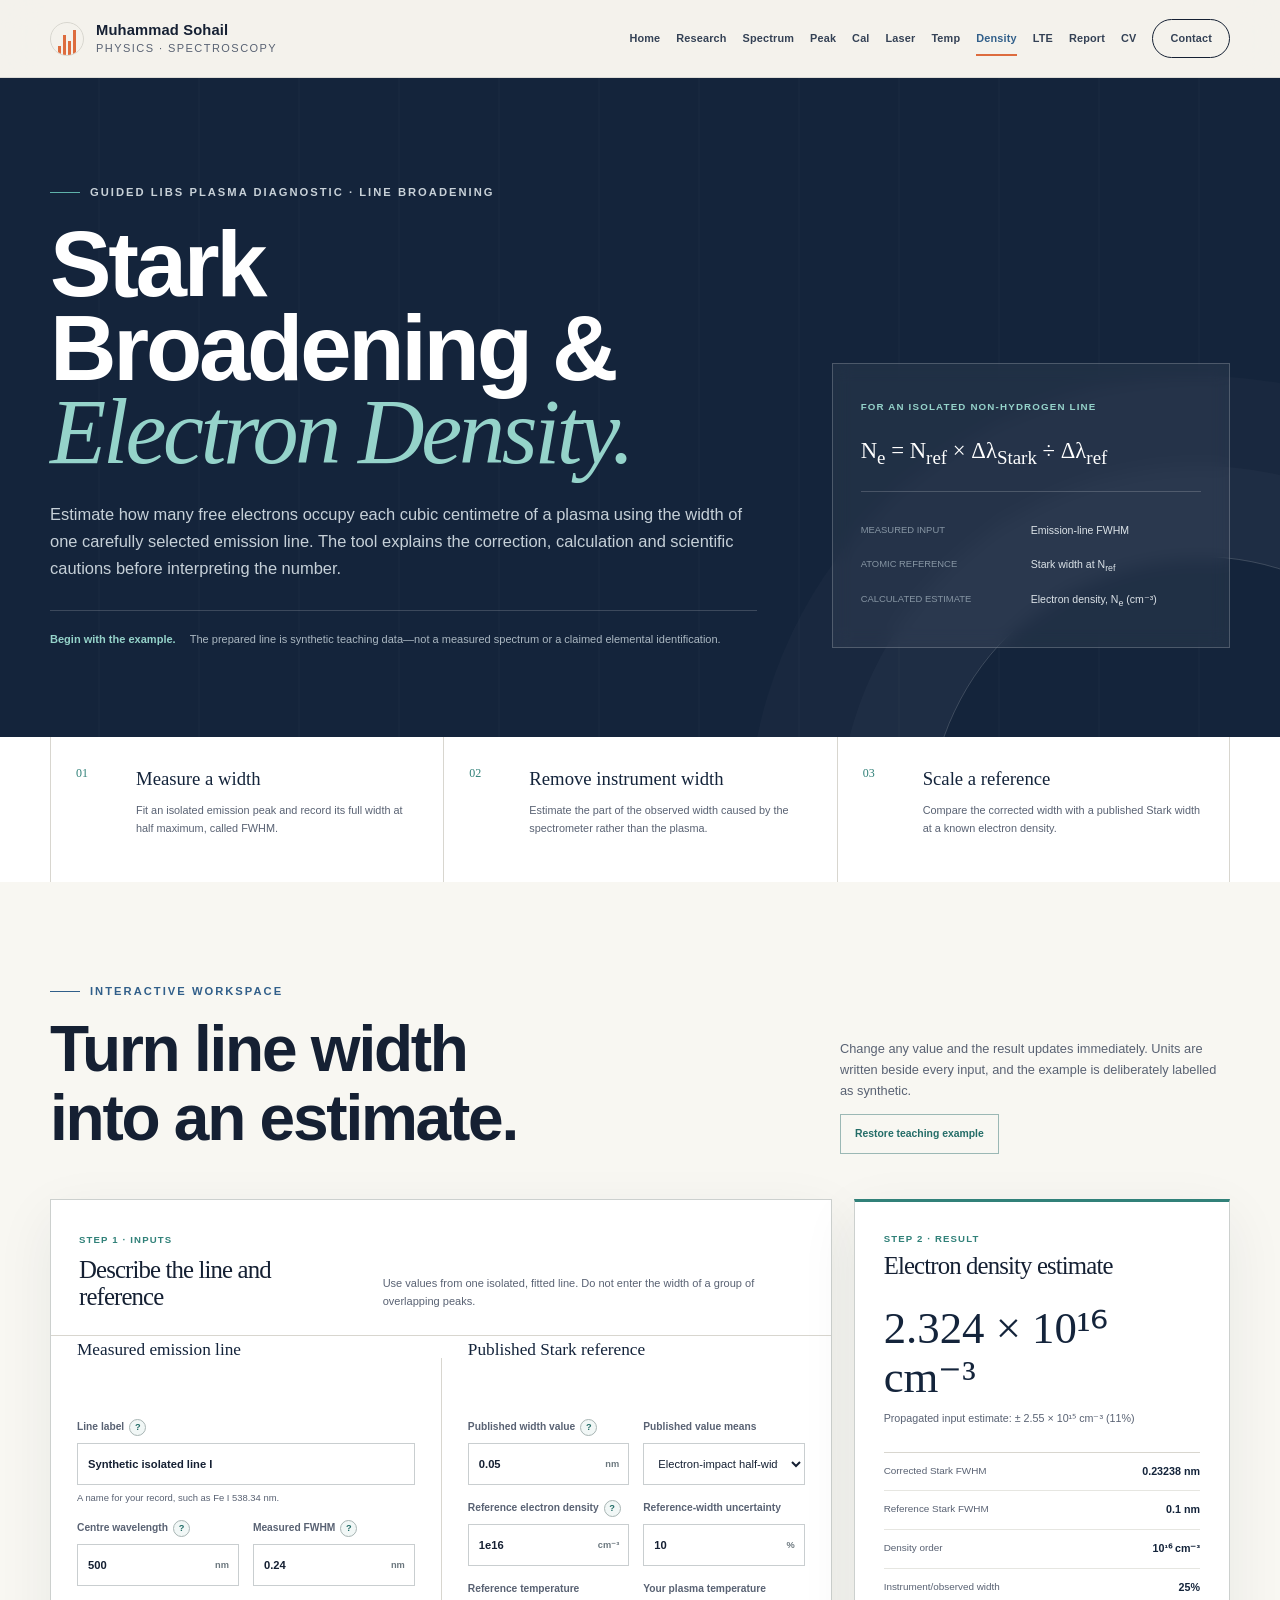
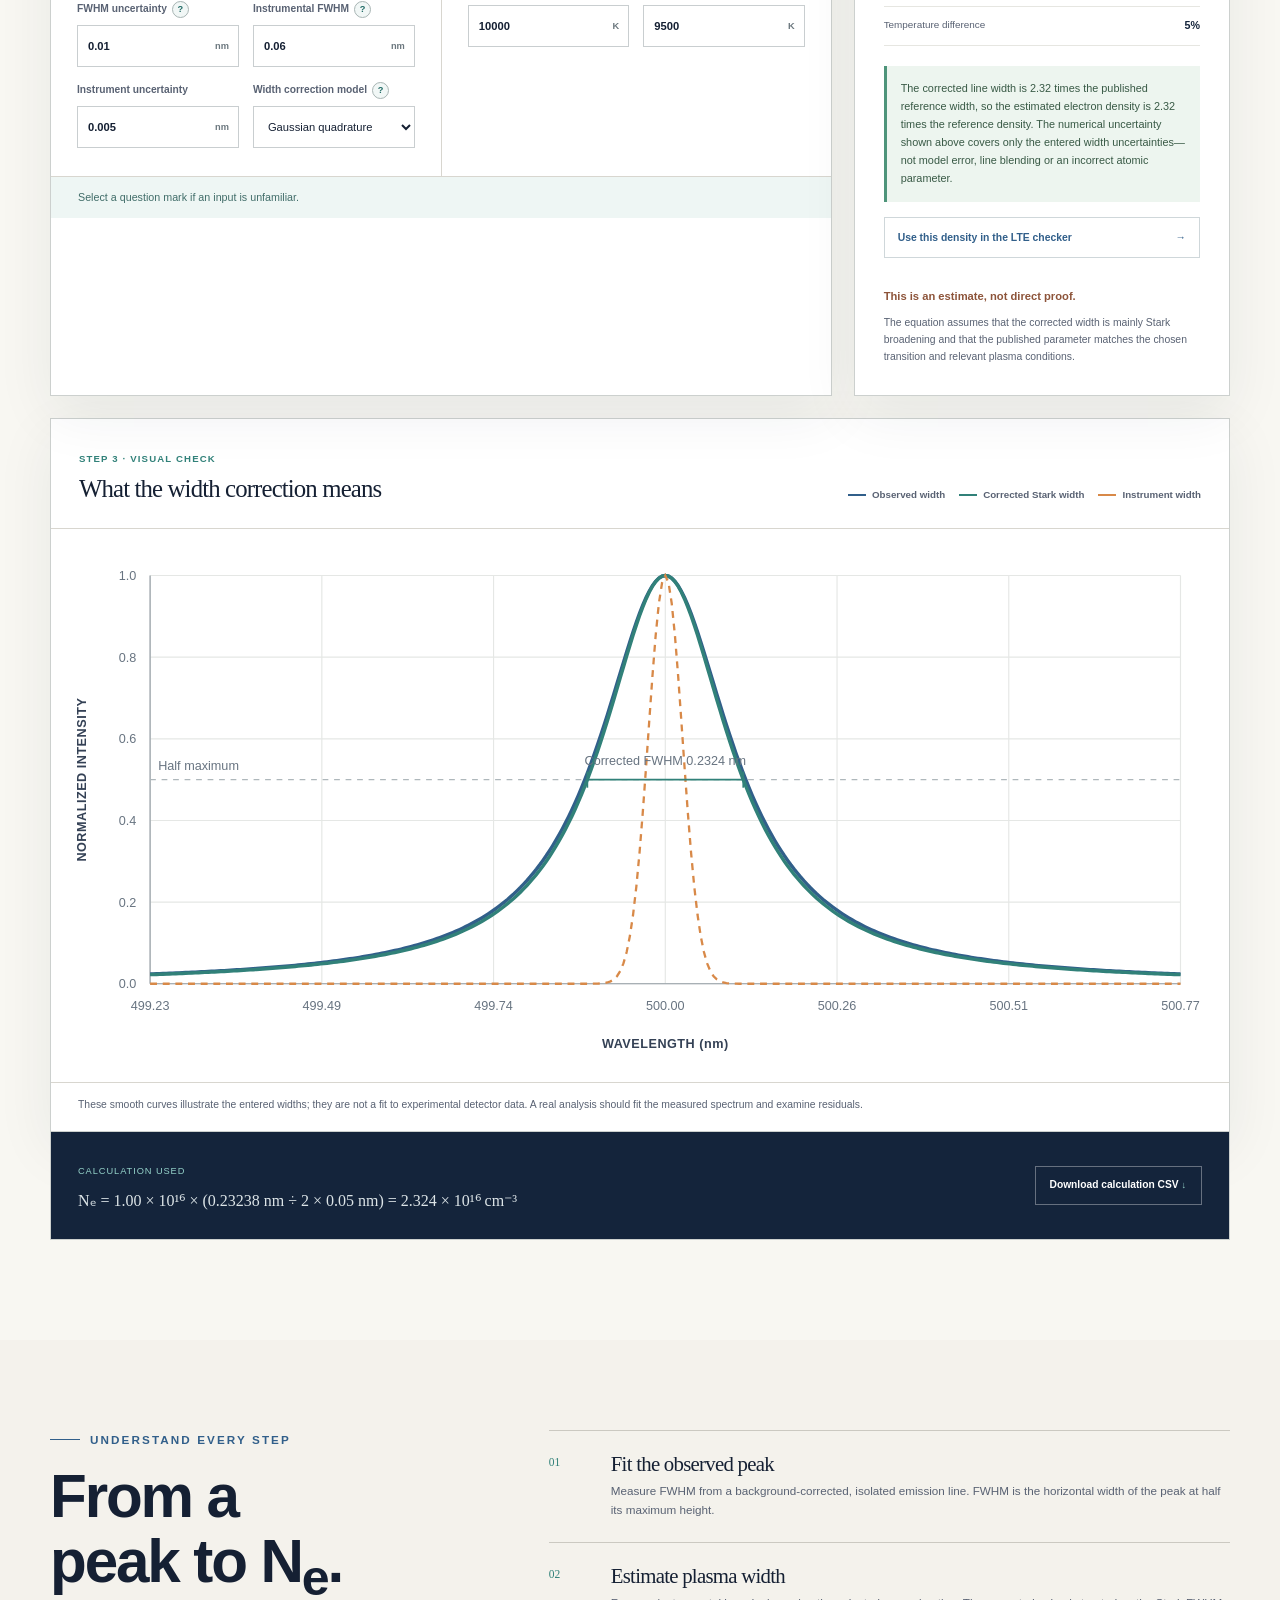
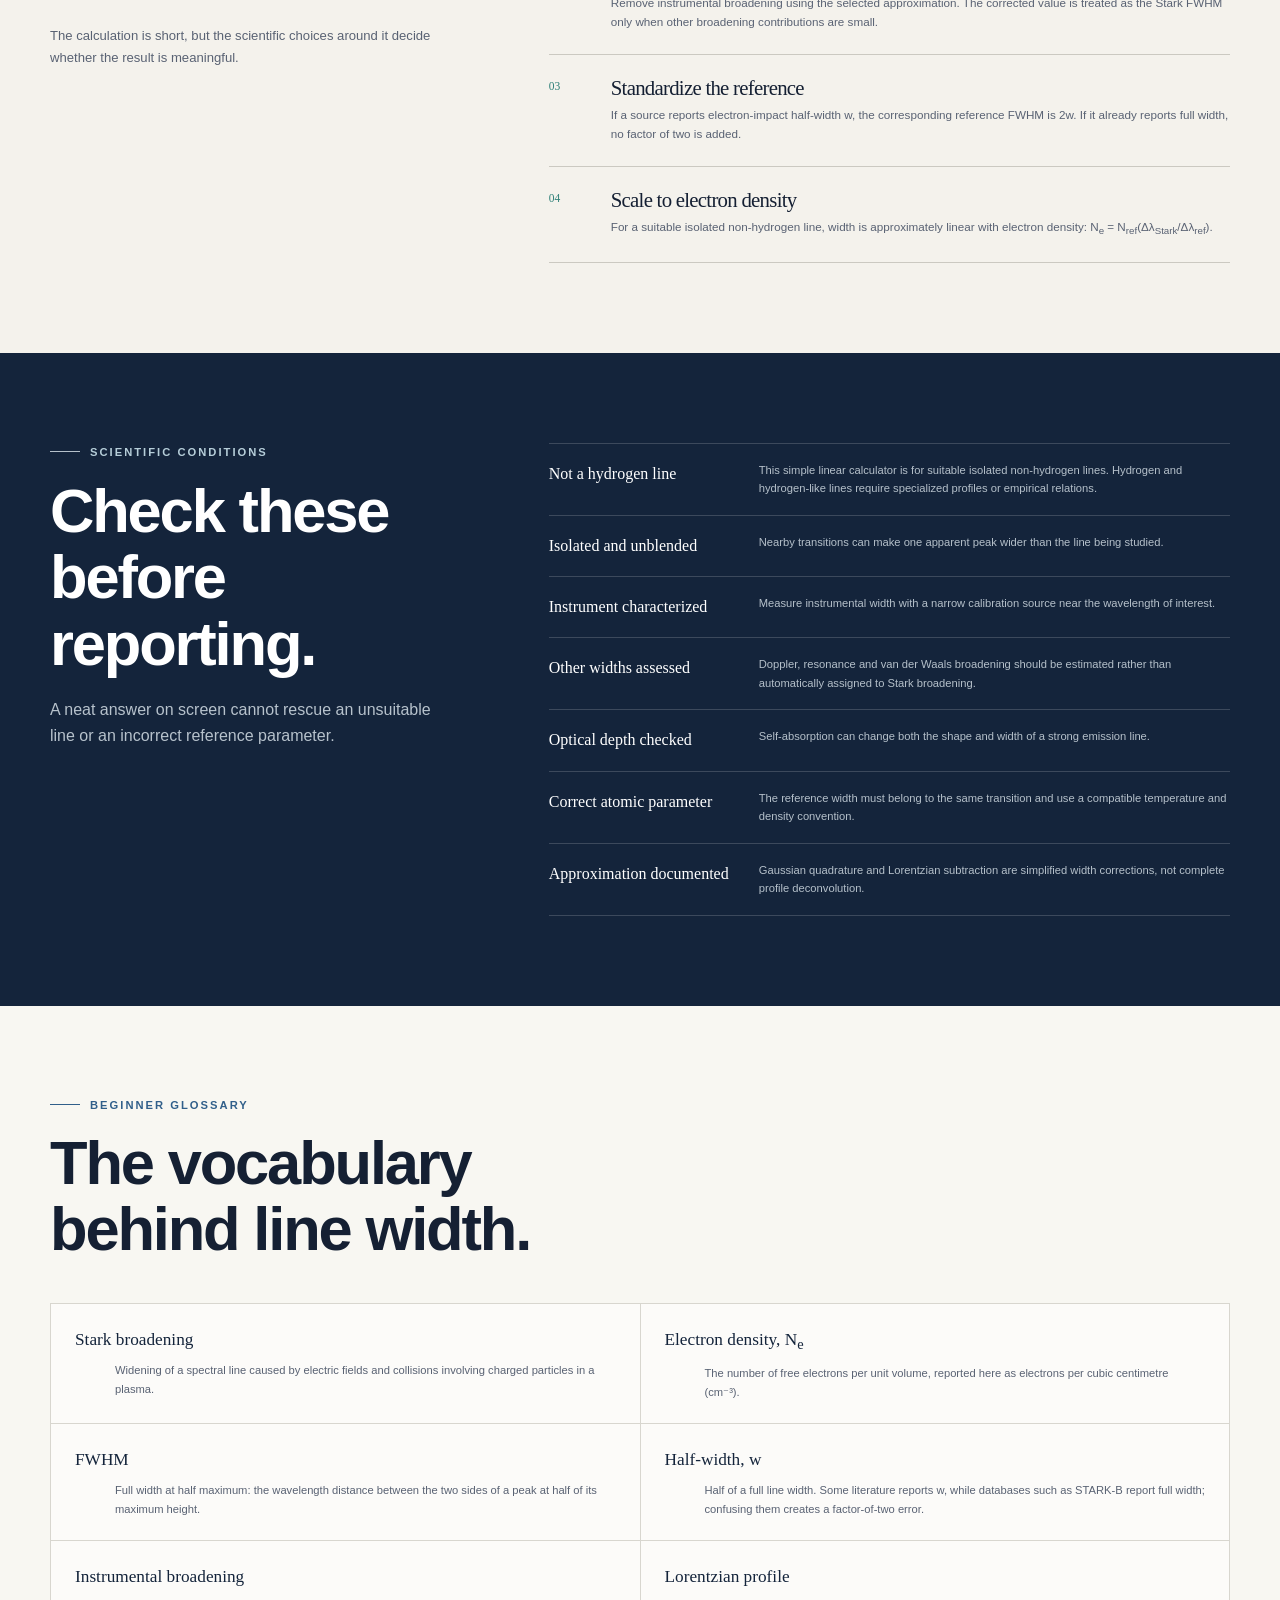
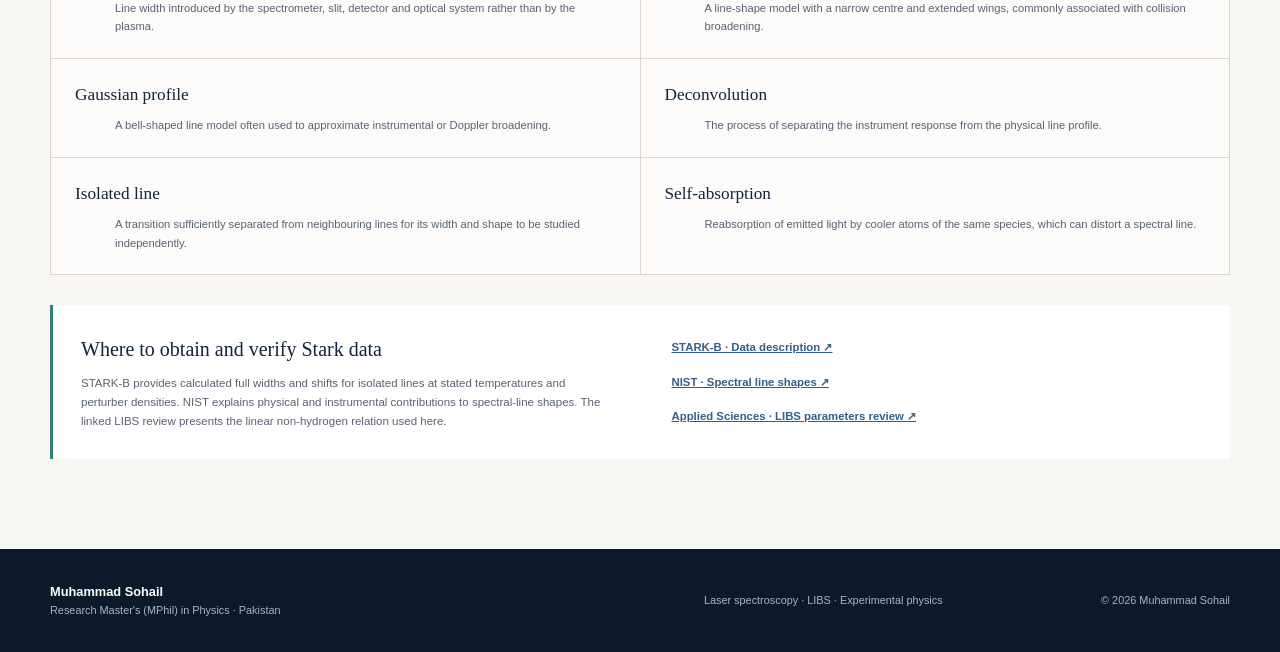
<file: stark-electron-density-analyzer.html>
<!doctype html>
<html lang="en" class="stark-root">
<head>
  <meta charset="utf-8">
  <meta name="viewport" content="width=device-width, initial-scale=1">
  <meta name="description" content="A guided Stark-broadening and electron-density analyzer by Muhammad Sohail for transparent LIBS plasma diagnostics.">
  <meta name="theme-color" content="#14243b">
  <title>Stark Broadening & Electron Density Analyzer — Muhammad Sohail</title>
  <link rel="icon" href="assets/images/favicon.svg" type="image/svg+xml">
  <link rel="stylesheet" href="assets/css/styles.css">
  <link rel="stylesheet" href="assets/css/stark-analyzer.css">
</head>
<body class="stark-page">
  <a class="skip-link" href="#stark-tool">Skip to analyzer</a>
  <header class="site-header" data-header>
    <div class="shell header-inner">
      <a class="brand" href="index.html" aria-label="Muhammad Sohail home"><span class="brand-mark" aria-hidden="true"><i></i><i></i><i></i><i></i></span><span><strong>Muhammad Sohail</strong><small>Physics · Spectroscopy</small></span></a>
      <button class="menu-toggle" type="button" aria-expanded="false" aria-controls="primary-navigation" data-menu-toggle><span class="sr-only">Open navigation</span><span></span><span></span><span></span></button>
      <nav class="nav" id="primary-navigation" aria-label="Primary navigation" data-nav><a href="index.html#home">Home</a><a href="index.html#research">Research</a><a href="libs-spectrum-analyzer.html">Spectrum</a><a href="spectral-peak-fitter.html">Peak</a><a href="libs-calibration-analyzer.html">Cal</a><a href="laser-experiment-calculator.html">Laser</a><a href="boltzmann-plasma-analyzer.html">Temp</a><a class="is-active" href="stark-electron-density-analyzer.html" aria-current="page">Density</a><a href="lte-mcwhirter-checker.html">LTE</a><a href="libs-plasma-report-builder.html">Report</a><a href="cv.html">CV</a><a class="nav-cta" href="index.html#contact">Contact</a></nav>
    </div>
  </header>

  <main id="stark-tool">
    <section class="stark-hero">
      <div class="shell stark-hero-grid">
        <div>
          <p class="eyebrow"><span></span> Guided LIBS plasma diagnostic · Line broadening</p>
          <h1>Stark Broadening & <em>Electron Density.</em></h1>
          <p class="stark-intro">Estimate how many free electrons occupy each cubic centimetre of a plasma using the width of one carefully selected emission line. The tool explains the correction, calculation and scientific cautions before interpreting the number.</p>
          <div class="start-note"><strong>Begin with the example.</strong><span>The prepared line is synthetic teaching data—not a measured spectrum or a claimed elemental identification.</span></div>
        </div>
        <aside class="hero-equation" aria-label="Main Stark broadening equation">
          <span>For an isolated non-hydrogen line</span>
          <div>N<sub>e</sub> = N<sub>ref</sub> × Δλ<sub>Stark</sub> ÷ Δλ<sub>ref</sub></div>
          <dl><div><dt>Measured input</dt><dd>Emission-line FWHM</dd></div><div><dt>Atomic reference</dt><dd>Stark width at N<sub>ref</sub></dd></div><div><dt>Calculated estimate</dt><dd>Electron density, N<sub>e</sub> (cm⁻³)</dd></div></dl>
        </aside>
      </div>
    </section>

    <section class="idea-strip" aria-label="Stark analysis in three ideas"><div class="shell idea-grid"><article><span>01</span><div><strong>Measure a width</strong><p>Fit an isolated emission peak and record its full width at half maximum, called FWHM.</p></div></article><article><span>02</span><div><strong>Remove instrument width</strong><p>Estimate the part of the observed width caused by the spectrometer rather than the plasma.</p></div></article><article><span>03</span><div><strong>Scale a reference</strong><p>Compare the corrected width with a published Stark width at a known electron density.</p></div></article></div></section>

    <section class="stark-workspace" aria-labelledby="workspace-title">
      <div class="shell">
        <div class="workspace-intro"><div><p class="eyebrow"><span></span> Interactive workspace</p><h2 id="workspace-title">Turn line width into an estimate.</h2></div><div><p>Change any value and the result updates immediately. Units are written beside every input, and the example is deliberately labelled as synthetic.</p><button class="restore-example" type="button" id="restore-stark">Restore teaching example</button></div></div>

        <div class="analysis-grid">
          <section class="input-card" aria-labelledby="input-title">
            <div class="card-heading"><div><span>Step 1 · Inputs</span><h3 id="input-title">Describe the line and reference</h3></div><p>Use values from one isolated, fitted line. Do not enter the width of a group of overlapping peaks.</p></div>
            <div class="input-groups">
              <fieldset><legend>Measured emission line</legend>
                <label><span>Line label <button class="help-dot" type="button" data-help="label" aria-label="Explain line label">?</button></span><input id="line-label" type="text" value="Synthetic isolated line I"><small>A name for your record, such as Fe I 538.34 nm.</small></label>
                <div class="field-pair"><label><span>Centre wavelength <button class="help-dot" type="button" data-help="wavelength" aria-label="Explain centre wavelength">?</button></span><span class="unit-input"><input id="centre-wavelength" type="number" min="0" step="any" value="500"><b>nm</b></span></label><label><span>Measured FWHM <button class="help-dot" type="button" data-help="measured" aria-label="Explain measured FWHM">?</button></span><span class="unit-input"><input id="measured-width" type="number" min="0" step="any" value="0.24"><b>nm</b></span></label></div>
                <div class="field-pair"><label><span>FWHM uncertainty <button class="help-dot" type="button" data-help="measured-uncertainty" aria-label="Explain measured width uncertainty">?</button></span><span class="unit-input"><input id="measured-uncertainty" type="number" min="0" step="any" value="0.01"><b>nm</b></span></label><label><span>Instrumental FWHM <button class="help-dot" type="button" data-help="instrument" aria-label="Explain instrumental width">?</button></span><span class="unit-input"><input id="instrument-width" type="number" min="0" step="any" value="0.06"><b>nm</b></span></label></div>
                <div class="field-pair"><label><span>Instrument uncertainty</span><span class="unit-input"><input id="instrument-uncertainty" type="number" min="0" step="any" value="0.005"><b>nm</b></span></label><label><span>Width correction model <button class="help-dot" type="button" data-help="correction" aria-label="Explain correction model">?</button></span><select id="correction-model"><option value="quadrature">Gaussian quadrature</option><option value="lorentzian">Lorentzian subtraction</option><option value="none">No correction</option></select></label></div>
              </fieldset>

              <fieldset><legend>Published Stark reference</legend>
                <div class="field-pair"><label><span>Published width value <button class="help-dot" type="button" data-help="reference-width" aria-label="Explain reference width">?</button></span><span class="unit-input"><input id="reference-width" type="number" min="0" step="any" value="0.05"><b>nm</b></span></label><label><span>Published value means</span><select id="reference-type"><option value="half">Electron-impact half-width, w</option><option value="full">Full Stark FWHM, Δλref</option></select></label></div>
                <div class="field-pair"><label><span>Reference electron density <button class="help-dot" type="button" data-help="reference-density" aria-label="Explain reference density">?</button></span><span class="unit-input"><input id="reference-density" type="number" min="0" step="any" value="1e16"><b>cm⁻³</b></span></label><label><span>Reference-width uncertainty</span><span class="unit-input"><input id="reference-uncertainty" type="number" min="0" step="any" value="10"><b>%</b></span></label></div>
                <div class="field-pair"><label><span>Reference temperature</span><span class="unit-input"><input id="reference-temperature" type="number" min="0" step="any" value="10000"><b>K</b></span></label><label><span>Your plasma temperature</span><span class="unit-input"><input id="plasma-temperature" type="number" min="0" step="any" value="9500"><b>K</b></span></label></div>
              </fieldset>
            </div>
            <div class="help-message" id="help-message" role="status">Select a question mark if an input is unfamiliar.</div>
          </section>

          <aside class="density-panel" aria-label="Electron density results">
            <div class="result-kicker">Step 2 · Result</div><h3>Electron density estimate</h3>
            <strong class="density-value" id="electron-density">—</strong><span class="density-uncertainty" id="density-uncertainty">—</span>
            <dl class="density-metrics"><div><dt>Corrected Stark FWHM</dt><dd id="corrected-width">—</dd></div><div><dt>Reference Stark FWHM</dt><dd id="reference-fwhm">—</dd></div><div><dt>Density order</dt><dd id="density-order">—</dd></div><div><dt>Instrument/observed width</dt><dd id="instrument-share">—</dd></div><div><dt>Temperature difference</dt><dd id="temperature-difference">—</dd></div></dl>
            <div class="density-reading" id="density-reading" role="status">Enter positive widths and a reference density to calculate a result.</div>
            <a class="next-check-link" id="density-lte-link" href="lte-mcwhirter-checker.html">Use this density in the LTE checker <span aria-hidden="true">→</span></a>
            <div class="integrity-warning"><strong>This is an estimate, not direct proof.</strong><p>The equation assumes that the corrected width is mainly Stark broadening and that the published parameter matches the chosen transition and relevant plasma conditions.</p></div>
          </aside>
        </div>

        <section class="profile-card" aria-labelledby="profile-title">
          <div class="card-heading"><div><span>Step 3 · Visual check</span><h3 id="profile-title">What the width correction means</h3></div><div class="profile-key"><span><i></i>Observed width</span><span><i></i>Corrected Stark width</span><span><i></i>Instrument width</span></div></div>
          <div class="profile-wrap"><svg id="stark-profile" viewBox="0 0 1000 470" preserveAspectRatio="xMidYMid meet" role="img" aria-labelledby="profile-title profile-description"><desc id="profile-description">Illustrative normalized emission-line profiles showing observed, corrected Stark and instrumental widths.</desc></svg></div>
          <p class="profile-caption">These smooth curves illustrate the entered widths; they are not a fit to experimental detector data. A real analysis should fit the measured spectrum and examine residuals.</p>
        </section>

        <div class="calculation-strip"><div><span>Calculation used</span><strong id="calculation-used">—</strong></div><button type="button" id="download-stark">Download calculation CSV <span aria-hidden="true">↓</span></button></div>
      </div>
    </section>

    <section class="stark-walkthrough section-pad-small"><div class="shell walkthrough-grid"><div><p class="eyebrow"><span></span> Understand every step</p><h2>From a peak to N<sub>e</sub>.</h2><p>The calculation is short, but the scientific choices around it decide whether the result is meaningful.</p></div><ol><li><span>01</span><div><h3>Fit the observed peak</h3><p>Measure FWHM from a background-corrected, isolated emission line. FWHM is the horizontal width of the peak at half its maximum height.</p></div></li><li><span>02</span><div><h3>Estimate plasma width</h3><p>Remove instrumental broadening using the selected approximation. The corrected value is treated as the Stark FWHM only when other broadening contributions are small.</p></div></li><li><span>03</span><div><h3>Standardize the reference</h3><p>If a source reports electron-impact half-width w, the corresponding reference FWHM is 2w. If it already reports full width, no factor of two is added.</p></div></li><li><span>04</span><div><h3>Scale to electron density</h3><p>For a suitable isolated non-hydrogen line, width is approximately linear with electron density: N<sub>e</sub> = N<sub>ref</sub>(Δλ<sub>Stark</sub>/Δλ<sub>ref</sub>).</p></div></li></ol></div></section>

    <section class="validity-section section-pad-small"><div class="shell validity-grid"><div><p class="eyebrow eyebrow-light"><span></span> Scientific conditions</p><h2>Check these before reporting.</h2><p>A neat answer on screen cannot rescue an unsuitable line or an incorrect reference parameter.</p></div><ul><li><strong>Not a hydrogen line</strong><span>This simple linear calculator is for suitable isolated non-hydrogen lines. Hydrogen and hydrogen-like lines require specialized profiles or empirical relations.</span></li><li><strong>Isolated and unblended</strong><span>Nearby transitions can make one apparent peak wider than the line being studied.</span></li><li><strong>Instrument characterized</strong><span>Measure instrumental width with a narrow calibration source near the wavelength of interest.</span></li><li><strong>Other widths assessed</strong><span>Doppler, resonance and van der Waals broadening should be estimated rather than automatically assigned to Stark broadening.</span></li><li><strong>Optical depth checked</strong><span>Self-absorption can change both the shape and width of a strong emission line.</span></li><li><strong>Correct atomic parameter</strong><span>The reference width must belong to the same transition and use a compatible temperature and density convention.</span></li><li><strong>Approximation documented</strong><span>Gaussian quadrature and Lorentzian subtraction are simplified width corrections, not complete profile deconvolution.</span></li></ul></div></section>

    <section class="stark-glossary section-pad-small"><div class="shell"><div class="glossary-heading"><p class="eyebrow"><span></span> Beginner glossary</p><h2>The vocabulary behind line width.</h2></div><dl class="glossary-grid"><div><dt>Stark broadening</dt><dd>Widening of a spectral line caused by electric fields and collisions involving charged particles in a plasma.</dd></div><div><dt>Electron density, N<sub>e</sub></dt><dd>The number of free electrons per unit volume, reported here as electrons per cubic centimetre (cm⁻³).</dd></div><div><dt>FWHM</dt><dd>Full width at half maximum: the wavelength distance between the two sides of a peak at half of its maximum height.</dd></div><div><dt>Half-width, w</dt><dd>Half of a full line width. Some literature reports w, while databases such as STARK-B report full width; confusing them creates a factor-of-two error.</dd></div><div><dt>Instrumental broadening</dt><dd>Line width introduced by the spectrometer, slit, detector and optical system rather than by the plasma.</dd></div><div><dt>Lorentzian profile</dt><dd>A line-shape model with a narrow centre and extended wings, commonly associated with collision broadening.</dd></div><div><dt>Gaussian profile</dt><dd>A bell-shaped line model often used to approximate instrumental or Doppler broadening.</dd></div><div><dt>Deconvolution</dt><dd>The process of separating the instrument response from the physical line profile.</dd></div><div><dt>Isolated line</dt><dd>A transition sufficiently separated from neighbouring lines for its width and shape to be studied independently.</dd></div><div><dt>Self-absorption</dt><dd>Reabsorption of emitted light by cooler atoms of the same species, which can distort a spectral line.</dd></div></dl>
        <div class="reference-box"><div><strong>Where to obtain and verify Stark data</strong><p>STARK-B provides calculated full widths and shifts for isolated lines at stated temperatures and perturber densities. NIST explains physical and instrumental contributions to spectral-line shapes. The linked LIBS review presents the linear non-hydrogen relation used here.</p></div><ul><li><a href="https://stark-b.obspm.fr/index.php/description" target="_blank" rel="noopener noreferrer">STARK-B · Data description ↗</a></li><li><a href="https://www.nist.gov/pml/atomic-spectroscopy-compendium-basic-ideas-notation-data-and-formulas/atomic-spectroscopy-6" target="_blank" rel="noopener noreferrer">NIST · Spectral line shapes ↗</a></li><li><a href="https://www.mdpi.com/2076-3417/10/14/4973" target="_blank" rel="noopener noreferrer">Applied Sciences · LIBS parameters review ↗</a></li></ul></div>
      </div></section>
  </main>

  <footer class="site-footer"><div class="shell footer-grid"><div><strong>Muhammad Sohail</strong><span>Research Master's (MPhil) in Physics · Pakistan</span></div><p>Laser spectroscopy · LIBS · Experimental physics</p><span>© <span data-year></span> Muhammad Sohail</span></div></footer>
  <script src="assets/js/main.js"></script>
  <script src="assets/js/stark-analyzer.js"></script>
</body>
</html>
</file>
<file: assets/css/styles.css>
:root {
  --paper: #f4f2ec;
  --paper-deep: #ebe8df;
  --ink: #152033;
  --ink-soft: #596273;
  --navy: #14243b;
  --navy-2: #0d192a;
  --blue: #315f8a;
  --blue-soft: #dce7ed;
  --teal: #467977;
  --orange: #dd6c3e;
  --line: #d8d6cf;
  --white: #fff;
  --serif: Georgia, "Times New Roman", serif;
  --sans: Inter, ui-sans-serif, -apple-system, BlinkMacSystemFont, "Segoe UI", sans-serif;
  --shell: min(1180px, calc(100vw - 48px));
  --shadow: 0 24px 70px rgba(18, 31, 49, 0.12);
}

* { box-sizing: border-box; }
html { scroll-behavior: smooth; scroll-padding-top: 96px; }
body { margin: 0; background: var(--paper); color: var(--ink); font-family: var(--sans); font-size: 16px; line-height: 1.65; -webkit-font-smoothing: antialiased; }
::selection { background: var(--blue); color: white; }
body.menu-open { overflow: hidden; }
img { display: block; max-width: 100%; }
a { color: inherit; }
button, input { font: inherit; }
button { color: inherit; }
h1, h2, h3, p, figure, blockquote, dl, dd { margin-top: 0; }
h1, h2, h3 { line-height: 1.08; letter-spacing: -.035em; }
h1, h2 { text-wrap: balance; }
p { color: var(--ink-soft); }
em { font-family: var(--serif); font-weight: 400; }
.shell { width: var(--shell); margin-inline: auto; }
.section-pad { padding: 124px 0; }
.sr-only { position: absolute; width: 1px; height: 1px; padding: 0; margin: -1px; overflow: hidden; clip: rect(0,0,0,0); white-space: nowrap; border: 0; }
.skip-link { position: fixed; z-index: 1000; left: 20px; top: -60px; background: var(--navy); color: white; padding: 10px 16px; text-decoration: none; border-radius: 4px; transition: top .2s; }
.skip-link:focus { top: 16px; }
:focus-visible { outline: 3px solid var(--orange); outline-offset: 4px; }

.site-header { position: sticky; top: 0; z-index: 100; height: 78px; display: flex; align-items: center; border-bottom: 1px solid rgba(21,32,51,.11); background: rgba(244,242,236,.92); backdrop-filter: blur(18px); transition: box-shadow .25s, background .25s; }
.site-header.is-scrolled { box-shadow: 0 10px 35px rgba(22,32,50,.08); background: rgba(244,242,236,.98); }
.header-inner { display: flex; align-items: center; justify-content: space-between; gap: 18px; }
.brand { display: inline-flex; flex: 0 0 auto; align-items: center; gap: 12px; color: var(--ink); text-decoration: none; }
.brand > span:last-child { display: grid; line-height: 1.18; }
.brand strong { font-size: .92rem; letter-spacing: .01em; }
.brand small { color: var(--ink-soft); font-size: .69rem; text-transform: uppercase; letter-spacing: .13em; margin-top: 3px; }
.brand-mark { position: relative; display: flex; align-items: flex-end; justify-content: center; gap: 2px; width: 34px; height: 34px; border-radius: 50%; border: 1px solid var(--line); overflow: hidden; }
.brand-mark i { width: 3px; background: var(--orange); }
.brand-mark i:nth-child(1) { height: 9px; }.brand-mark i:nth-child(2) { height: 20px; }.brand-mark i:nth-child(3) { height: 14px; }.brand-mark i:nth-child(4) { height: 25px; }
.brand:hover .brand-mark i:nth-child(odd) { transform: translateY(-3px); }.brand:hover .brand-mark i:nth-child(even) { transform: translateY(3px); }.brand-mark i { transition: transform .25s ease; }
.nav { display: flex; align-items: center; gap: clamp(11px, 1.25vw, 22px); }
.nav a { position: relative; color: #344155; font-size: clamp(.68rem, .69vw, .78rem); font-weight: 680; text-decoration: none; letter-spacing: .015em; transition: color .2s; white-space: nowrap; }
.nav a:not(.nav-cta)::after { content: ""; position: absolute; left: 0; right: 100%; bottom: -9px; height: 2px; background: var(--orange); transition: right .25s; }
.nav a:hover::after, .nav a.is-active::after { right: 0; }
.nav a:hover, .nav a.is-active { color: var(--blue); }
.nav-cta { padding: 10px 17px; border: 1px solid var(--ink); border-radius: 999px; transition: color .2s, background .2s; }
.nav-cta:hover { background: var(--ink); color: white; }
.menu-toggle { display: none; width: 44px; height: 44px; padding: 10px; border: 0; background: transparent; }
.menu-toggle > span:not(.sr-only) { display: block; height: 2px; margin: 5px 0; background: var(--ink); transition: transform .2s, opacity .2s; }

.eyebrow { display: flex; align-items: center; gap: 10px; color: var(--blue); font-size: .7rem; font-weight: 750; letter-spacing: .18em; text-transform: uppercase; }
.eyebrow > span { display: inline-block; width: 30px; height: 1px; background: currentColor; }
.eyebrow-light { color: #b6ced9; }
.hero { position: relative; min-height: calc(100vh - 78px); display: flex; align-items: center; overflow: hidden; padding-top: 86px; padding-bottom: 90px; }
.hero::before { content: ""; position: absolute; inset: 0; pointer-events: none; background-image: linear-gradient(rgba(21,32,51,.035) 1px, transparent 1px), linear-gradient(90deg, rgba(21,32,51,.035) 1px, transparent 1px); background-size: 80px 80px; mask-image: linear-gradient(to right, black, transparent 80%); }
.hero-grid { position: relative; display: grid; grid-template-columns: minmax(0, 1.48fr) minmax(310px, .52fr); gap: 76px; align-items: stretch; }
.hero-copy, .hero-research-card { min-width: 0; }
.hero-copy { align-self: center; max-width: 820px; }
.hero h1 { margin: 18px 0 20px; font-size: clamp(4.6rem, 8.3vw, 8.2rem); font-weight: 720; letter-spacing: -.075em; line-height: .79; }
.hero h1 em { color: var(--blue); }
.hero-degree { margin: 0 0 3px; color: var(--navy); font-family: var(--serif); font-size: clamp(1.5rem, 2.25vw, 2rem); line-height: 1.2; }
.hero-role { margin: 0 0 23px; color: var(--blue); font-size: clamp(.88rem, 1.25vw, 1.03rem); font-weight: 750; letter-spacing: .075em; text-transform: uppercase; }
.hero-lede { max-width: 760px; font-size: clamp(1.05rem, 1.7vw, 1.28rem); line-height: 1.65; }
.hero-actions { display: flex; flex-wrap: wrap; gap: 12px; margin-top: 35px; }
.button { display: inline-flex; align-items: center; justify-content: center; gap: 12px; min-height: 50px; padding: 12px 22px; border: 1px solid transparent; border-radius: 2px; font-size: .8rem; font-weight: 750; letter-spacing: .03em; text-decoration: none; cursor: pointer; transition: transform .2s, background .2s, color .2s, border-color .2s; }
.button:hover { transform: translateY(-2px); }
.button-primary { background: var(--navy); color: white; box-shadow: 0 12px 28px rgba(20,36,59,.14); }
.button-primary:hover { background: var(--blue); box-shadow: 0 16px 34px rgba(49,95,138,.22); }
.button-secondary { border-color: #bfc1bd; background: rgba(255,255,255,.34); }
.button-secondary:hover { border-color: var(--ink); }
.button-light { background: white; color: var(--navy); }
.availability { display: flex; align-items: center; gap: 10px; margin-top: 28px; color: var(--ink-soft); font-size: .79rem; }
.pulse { width: 8px; height: 8px; border-radius: 50%; background: #4b9364; box-shadow: 0 0 0 5px rgba(75,147,100,.13); }
.hero-research-card { position: relative; align-self: center; min-height: 470px; display: flex; flex-direction: column; justify-content: space-between; padding: 38px 35px 30px; border: 1px solid rgba(49,95,138,.34); background: linear-gradient(155deg, rgba(255,255,255,.76), rgba(229,237,239,.72)); box-shadow: var(--shadow); overflow: hidden; }
.hero-research-card::before { content: ""; position: absolute; inset: 11px -11px -11px 11px; border: 1px solid rgba(49,95,138,.16); z-index: -1; }
.hero-research-card::after { content: ""; position: absolute; width: 270px; height: 270px; right: -145px; top: -150px; border: 1px solid rgba(49,95,138,.15); border-radius: 50%; }
.research-card-kicker { margin: 0 0 20px; color: var(--blue); font-size: .67rem; font-weight: 750; letter-spacing: .15em; text-transform: uppercase; }
.hero-research-card h2 { max-width: 330px; margin: 0 0 18px; font-size: clamp(2rem, 2.65vw, 2.7rem); font-weight: 620; line-height: 1.02; }
.hero-research-card h2 em { color: var(--blue); }
.hero-research-card > div:first-child > p:last-child { margin: 0; color: var(--ink-soft); font-size: .82rem; line-height: 1.65; }
.research-spectrum { position: relative; height: 88px; margin: 25px 0 20px; border-bottom: 1px solid rgba(20,36,59,.35); background-image: linear-gradient(rgba(49,95,138,.08) 1px, transparent 1px); background-size: 100% 29px; }
.research-spectrum span { position: absolute; left: 0; bottom: -5px; color: var(--ink-soft); font-size: .55rem; letter-spacing: .1em; }
.research-spectrum i { position: absolute; bottom: 0; width: 2px; background: var(--orange); transform-origin: bottom; animation: spectral-pulse 4.5s ease-in-out infinite alternate; }
.research-spectrum i:nth-of-type(1){left:8%;height:18px}.research-spectrum i:nth-of-type(2){left:19%;height:54px;animation-delay:-1s}.research-spectrum i:nth-of-type(3){left:34%;height:31px;animation-delay:-2.2s}.research-spectrum i:nth-of-type(4){left:49%;height:75px;animation-delay:-.4s}.research-spectrum i:nth-of-type(5){left:63%;height:24px;animation-delay:-1.7s}.research-spectrum i:nth-of-type(6){left:78%;height:46px;animation-delay:-2.8s}.research-spectrum i:nth-of-type(7){left:91%;height:15px;animation-delay:-1.3s}
@keyframes spectral-pulse { to { opacity: .55; transform: scaleY(.92); } }
.research-methods { display: flex; flex-wrap: wrap; gap: 7px; }
.research-methods span { padding: 5px 9px; border: 1px solid rgba(49,95,138,.25); color: var(--navy); font-size: .58rem; font-weight: 750; letter-spacing: .08em; }
.research-card-foot { margin: 18px 0 0; padding-top: 16px; border-top: 1px solid var(--line); color: var(--ink-soft); font-size: .62rem; letter-spacing: .07em; text-transform: uppercase; }
.hero-orbit { position: absolute; border: 1px solid rgba(49,95,138,.12); border-radius: 50%; pointer-events: none; }
.orbit-one { width: 600px; height: 600px; right: -220px; top: -160px; }.orbit-two { width: 390px; height: 390px; right: -100px; top: -55px; }
.orbit-one { animation: orbit-drift 24s ease-in-out infinite alternate; }.orbit-two { animation: orbit-drift 18s ease-in-out -7s infinite alternate-reverse; }
@keyframes orbit-drift { to { transform: translate(-24px, 18px) scale(1.035); } }

.proof-bar { border-top: 1px solid var(--line); border-bottom: 1px solid var(--line); background: rgba(255,255,255,.28); }
.proof-grid { display: grid; grid-template-columns: repeat(4, 1fr); }
.proof-grid > div { padding: 26px 30px; border-right: 1px solid var(--line); }
.proof-grid > div:first-child { border-left: 1px solid var(--line); }
.proof-grid strong { display: block; color: var(--navy); font-family: var(--serif); font-size: 1.58rem; font-weight: 400; line-height: 1; }
.proof-grid strong span { font-size: .78rem; color: var(--ink-soft); }
.proof-grid small { display: block; margin-top: 9px; color: var(--ink-soft); font-size: .67rem; text-transform: uppercase; letter-spacing: .1em; }

.section-heading { max-width: 810px; margin-bottom: 56px; }
.section-heading h2 { margin: 16px 0 20px; font-size: clamp(2.6rem, 5vw, 5rem); font-weight: 650; }
.section-heading > p:last-child { max-width: 680px; font-size: 1.04rem; }
.split-heading { max-width: none; display: grid; grid-template-columns: 1fr 380px; gap: 80px; align-items: end; }
.split-heading > p { padding-bottom: 15px; }
.feature-card { display: grid; grid-template-columns: 1.06fr .94fr; background: var(--white); border: 1px solid var(--line); box-shadow: 0 22px 70px rgba(20,36,59,.08); }
.feature-card { transition: transform .4s ease, box-shadow .4s ease; }.feature-card:hover { transform: translateY(-5px); box-shadow: 0 30px 82px rgba(20,36,59,.13); }
.feature-visual { position: relative; min-height: 520px; background: #dae2e5; padding: 60px 42px; display: grid; place-items: center; overflow: hidden; }
.feature-visual::before { content: ""; position: absolute; inset: 0; background: linear-gradient(135deg, transparent 48%, rgba(49,95,138,.08) 49%, transparent 50%); background-size: 18px 18px; }
.feature-visual img { position: relative; width: 100%; box-shadow: 0 14px 42px rgba(15,28,47,.18); }
.figure-index { position: absolute; left: 20px; bottom: 20px; color: #405466; font-size: .66rem; text-transform: uppercase; letter-spacing: .12em; }
.feature-copy { padding: clamp(44px, 6vw, 75px); display: flex; flex-direction: column; justify-content: center; }
.kicker { color: var(--orange); font-size: .67rem; font-weight: 750; letter-spacing: .13em; text-transform: uppercase; }
.feature-copy h3 { margin: 13px 0 20px; font-family: var(--serif); font-size: clamp(2rem, 3.2vw, 3.2rem); font-weight: 400; }
.research-facts { display: grid; grid-template-columns: 1fr 1fr; gap: 0; margin: 20px 0 28px; border-top: 1px solid var(--line); }
.research-facts > div { padding: 15px 10px 15px 0; border-bottom: 1px solid var(--line); }
.research-facts dt { color: var(--ink-soft); font-size: .62rem; text-transform: uppercase; letter-spacing: .1em; }
.research-facts dd { margin-top: 4px; color: var(--ink); font-size: .83rem; font-weight: 650; }
.text-link { display: inline-flex; align-items: center; gap: 10px; width: fit-content; color: var(--blue); font-size: .82rem; font-weight: 750; text-decoration: none; border-bottom: 1px solid rgba(49,95,138,.35); padding-bottom: 3px; }
.text-link span { transition: transform .2s; }.text-link:hover span { transform: translateX(5px); }

.dark-section { background: var(--navy); color: white; }
.section-heading-light h2 { color: white; }.section-heading-light .eyebrow { color: #9dc0cf; }
.experience-layout { display: grid; grid-template-columns: 1.15fr .85fr; gap: 70px; }
.experience-number { color: #7094aa; font-family: var(--serif); font-size: .8rem; }
.experience-main h3, .experience-panel h3 { color: white; font-family: var(--serif); font-size: 2rem; font-weight: 400; }
.skill-list { list-style: none; margin: 25px 0 0; padding: 0; border-top: 1px solid rgba(255,255,255,.16); }
.skill-list li { display: grid; grid-template-columns: 1.05fr .95fr; gap: 25px; padding: 19px 0; border-bottom: 1px solid rgba(255,255,255,.16); }
.skill-list span { color: white; font-size: .95rem; font-weight: 650; }.skill-list small { color: #aebbc8; font-size: .76rem; }
.experience-side { display: grid; gap: 22px; }
.experience-panel { padding: 32px; border: 1px solid rgba(255,255,255,.15); background: rgba(255,255,255,.035); transition: transform .3s ease, background .3s ease, border-color .3s ease; }
.experience-panel:hover { transform: translateY(-4px); background: rgba(255,255,255,.065); border-color: rgba(255,255,255,.28); }
.experience-panel p { color: #adb9c6; }

.interest-grid { display: grid; grid-template-columns: repeat(4, 1fr); border-top: 1px solid var(--line); border-left: 1px solid var(--line); }
.interest-card { min-height: 340px; padding: 29px; border-right: 1px solid var(--line); border-bottom: 1px solid var(--line); transition: background .25s, transform .25s; }
.interest-card:hover { background: white; transform: translateY(-5px); }
.interest-card > span { color: #8b939d; font-family: var(--serif); font-size: .78rem; }
.interest-card h3 { margin: 24px 0 12px; font-family: var(--serif); font-size: 1.45rem; font-weight: 400; }
.interest-card p { font-size: .85rem; }
.interest-icon { position: relative; width: 76px; height: 76px; margin-top: 34px; border: 1px solid #c7ced2; border-radius: 50%; }
.laser-icon::before { content:""; position:absolute; width:48px; height:2px; left:14px; top:36px; background:var(--orange); transform:rotate(-18deg); box-shadow:0 -7px 0 rgba(221,108,62,.28),0 7px 0 rgba(221,108,62,.28); }
.optics-icon::before { content:""; position:absolute; width:24px; height:45px; left:25px; top:15px; border-left:3px solid var(--blue); border-right:3px solid var(--blue); border-radius:50%; }
.optics-icon::after { content:""; position:absolute; width:62px; height:1px; left:6px; top:37px; background:var(--orange); }
.sensing-icon::before { content:""; position:absolute; width:38px; height:38px; left:18px; top:18px; border:1px solid var(--teal); border-radius:50%; box-shadow:0 0 0 8px rgba(70,121,119,.08); }
.sensing-icon::after { content:""; position:absolute; width:6px; height:6px; left:34px; top:34px; border-radius:50%; background:var(--orange); }
.compute-icon::before { content:"</>"; position:absolute; inset:0; display:grid; place-items:center; color:var(--blue); font-weight:700; }

.journey-section { background: var(--paper-deep); }
.journey-grid { display: grid; grid-template-columns: .78fr 1.22fr; gap: 110px; }
.journey-intro { position: sticky; top: 120px; align-self: start; }
.journey-intro h2 { margin: 15px 0 20px; font-size: clamp(2.7rem, 4.4vw, 4.5rem); }
.journey-intro .text-link { margin-top: 20px; }
.timeline { list-style: none; margin: 0; padding: 0; border-top: 1px solid #c9c6bc; }
.timeline li { position: relative; display: grid; grid-template-columns: 120px 1fr; gap: 30px; padding: 31px 0; border-bottom: 1px solid #c9c6bc; }
.timeline li::before { content: ""; position: absolute; left: 107px; top: 35px; width: 7px; height: 7px; background: var(--orange); border-radius: 50%; }
.timeline-year { color: var(--blue); font-family: var(--serif); font-size: .8rem; }
.timeline h3 { margin-bottom: 7px; font-family: var(--serif); font-size: 1.45rem; font-weight: 400; }
.timeline p { margin-bottom: 0; font-size: .86rem; }

.computing-section { background: #f8f7f2; }
.toolkit-grid { display: grid; grid-template-columns: repeat(4, 1fr); margin: 0 0 22px; border-top: 1px solid var(--line); border-left: 1px solid var(--line); }
.toolkit-grid article { min-height: 245px; display: flex; flex-direction: column; padding: 27px 24px; border-right: 1px solid var(--line); border-bottom: 1px solid var(--line); background: rgba(255,255,255,.5); transition: transform .28s ease, background .28s ease, box-shadow .28s ease; }
.toolkit-grid article:hover { z-index: 1; transform: translateY(-5px); background: white; box-shadow: 0 18px 48px rgba(20,36,59,.09); }
.skill-level { width: fit-content; padding: 5px 9px; border-radius: 999px; font-size: .59rem; font-weight: 750; letter-spacing: .09em; text-transform: uppercase; }
.skill-level.applied { color: #35604a; background: #e2ede7; }.skill-level.working { color: #3e5e7b; background: #e5ebf2; }.skill-level.foundation { color: #8a5539; background: #f4e8df; }
.toolkit-grid h3 { margin: 28px 0 12px; font-family: var(--serif); font-size: 1.38rem; font-weight: 400; }
.toolkit-grid p { margin-bottom: 20px; font-size: .8rem; }
.toolkit-grid small { margin-top: auto; color: #727b87; font-size: .66rem; line-height: 1.5; }
.project-grid { display: grid; grid-template-columns: repeat(2,1fr); gap: 18px; }
.project-card { min-height: 360px; display: flex; flex-direction: column; padding: 32px; border: 1px solid var(--line); background: white; transition: transform .3s ease, box-shadow .3s ease, border-color .3s ease; }
.project-card-wide { grid-column: 1 / -1; min-height: 325px; }
.project-card:hover { transform: translateY(-6px); border-color: #bec8ce; box-shadow: 0 20px 55px rgba(20,36,59,.1); }
.project-top { display: flex; justify-content: space-between; align-items: center; gap: 16px; color: #8b919a; font-size: .63rem; text-transform: uppercase; letter-spacing: .1em; }
.status { border-radius: 999px; padding: 5px 9px; }.status-live { background: #d9eee3; color: #17603c; }.status-developing { background: #e2ede7; color: #35604a; }.status-planned { background: #e5ebf2; color: #3e5e7b; }.status-future { background: #f4e8df; color: #9a5435; }
.project-card h3 { margin: 52px 0 16px; font-family: var(--serif); font-size: 1.8rem; font-weight: 400; }
.project-card p { font-size: .86rem; }
.project-card-featured { border-color: rgba(49,95,138,.35); background: linear-gradient(155deg,#fff 55%,#f1f6f7); }
.project-actions { display: flex; flex-wrap: wrap; gap: 10px 18px; margin-top: auto; padding-top: 28px; border-top: 1px solid var(--line); }
.project-link { display: inline-flex; align-items: center; gap: 7px; color: var(--blue); font-size: .76rem; font-weight: 750; text-decoration: none; }
.project-link span { transition: transform .2s ease; }.project-link:hover span { transform: translate(2px,-2px); }
.project-link-primary { color: var(--navy); }
.tag-list { list-style: none; display: flex; flex-wrap: wrap; gap: 8px; margin: auto 0 0; padding: 0; }
.tag-list li { padding: 4px 9px; border: 1px solid var(--line); color: var(--ink-soft); font-size: .65rem; }

.evidence-section { background: white; }
.evidence-grid { display: grid; grid-template-columns: .8fr 1.2fr; gap: 90px; }
.evidence-copy h2 { margin: 15px 0 20px; font-size: clamp(2.6rem,4.2vw,4.2rem); }
.evidence-list { border-top: 1px solid var(--line); }
.evidence-list article { padding: 30px 0; border-bottom: 1px solid var(--line); transition: transform .25s ease; }.evidence-list article:hover { transform: translateX(7px); }
.evidence-list span { color: var(--orange); font-size: .66rem; font-weight: 750; text-transform: uppercase; letter-spacing: .12em; }
.evidence-list h3 { margin: 11px 0 8px; font-family: var(--serif); font-size: 1.45rem; font-weight: 400; }.evidence-list p { margin-bottom: 0; font-size: .84rem; }

.contact-section { padding: 100px 0; background: var(--blue); color: white; }
.contact-grid { display: grid; grid-template-columns: 1.15fr .85fr; gap: 90px; align-items: center; }
.contact-section h2 { margin: 16px 0 0; color: white; font-size: clamp(2.8rem, 5vw, 5rem); }
.contact-copy p { color: #d5e1e7; font-size: 1rem; }
.contact-actions { display: flex; align-items: center; gap: 18px; margin: 28px 0; }
.copy-email { border: 0; border-bottom: 1px solid rgba(255,255,255,.55); background: transparent; color: white; padding: 8px 0; cursor: pointer; font-size: .78rem; }
.social-links { display: flex; gap: 25px; }.social-links a { color: white; font-size: .77rem; text-decoration: none; }
.site-footer { padding: 32px 0; background: var(--navy-2); color: #a8b5c2; }
.footer-grid { display: grid; grid-template-columns: 1fr 1fr auto; align-items: center; gap: 30px; font-size: .68rem; }
.footer-grid > div { display: grid; }.footer-grid strong { color: white; font-size: .8rem; }.footer-grid p { margin: 0; color: #a8b5c2; text-align: center; }

.reveal { opacity: 0; transform: translateY(18px); transition: opacity .75s ease, transform .75s ease; }
.reveal.is-visible { opacity: 1; transform: none; }.reveal-delay { transition-delay: .18s; }

/* Research case study */
.reading-progress { position: fixed; z-index: 110; left: 0; top: 0; width: 0; height: 3px; background: var(--orange); }
.case-hero { padding: 105px 0 92px; border-bottom: 1px solid var(--line); background: linear-gradient(120deg, var(--paper) 55%, #e2e9eb); }
.case-hero-grid { display: grid; grid-template-columns: 1.2fr .8fr; gap: 90px; align-items: end; }
.case-hero h1 { margin: 18px 0 24px; font-size: clamp(3.4rem, 6vw, 6.6rem); line-height: .96; }
.case-lede { max-width: 780px; font-size: 1.2rem; }
.case-meta { margin: 0; border-top: 1px solid #bcc7cc; }
.case-meta > div { display: grid; grid-template-columns: 105px 1fr; gap: 18px; padding: 14px 0; border-bottom: 1px solid #bcc7cc; }
.case-meta dt { color: var(--ink-soft); font-size: .64rem; text-transform: uppercase; letter-spacing: .1em; }.case-meta dd { color: var(--ink); font-size: .79rem; font-weight: 650; }
.case-layout { display: grid; grid-template-columns: 190px minmax(0, 820px); justify-content: space-between; gap: 90px; padding-top: 80px; padding-bottom: 100px; }
.case-toc { position: sticky; top: 112px; height: fit-content; display: grid; gap: 8px; border-left: 1px solid var(--line); padding-left: 18px; }
.case-toc span { margin-bottom: 9px; color: #7b8490; font-size: .62rem; font-weight: 750; text-transform: uppercase; letter-spacing: .12em; }
.case-toc a { color: var(--ink-soft); font-size: .73rem; text-decoration: none; transition: color .2s, transform .2s; }.case-toc a:hover, .case-toc a.is-current { color: var(--blue); transform: translateX(4px); }
.case-section { padding: 0 0 100px; margin-bottom: 100px; border-bottom: 1px solid var(--line); }
.case-section:last-child { border-bottom: 0; }
.section-number { margin-bottom: 20px; color: var(--orange); font-size: .65rem; font-weight: 750; text-transform: uppercase; letter-spacing: .14em; }
.case-section h2 { max-width: 700px; margin-bottom: 25px; font-size: clamp(2.3rem, 4vw, 4.3rem); }
.case-section > p:not(.section-number):not(.source-note) { font-size: 1rem; }
.lead-paragraph { color: var(--ink) !important; font-family: var(--serif); font-size: 1.45rem !important; line-height: 1.45; }
.sample-pair { display: grid; grid-template-columns: 1fr 1fr; gap: 18px; margin-top: 42px; }
figure { margin-bottom: 0; }.figure-button { display: block; width: 100%; padding: 0; border: 0; background: #e3e7e6; cursor: zoom-in; overflow: hidden; }.figure-button img { width: 100%; transition: transform .4s; }.figure-button:hover img { transform: scale(1.018); }
figcaption { display: flex; gap: 16px; padding: 12px 0; color: var(--ink-soft); font-size: .72rem; border-bottom: 1px solid var(--line); }.sample-pair img { width: 100%; aspect-ratio: 1.4; object-fit: cover; }
figcaption span { flex: 0 0 auto; color: var(--blue); font-weight: 750; text-transform: uppercase; letter-spacing: .08em; }
.case-section blockquote { margin: 30px 0 50px; padding: 40px 0 40px 40px; border-left: 4px solid var(--orange); color: var(--ink); font-family: var(--serif); font-size: clamp(1.8rem,3vw,2.9rem); line-height: 1.35; }
.objective-grid { display: grid; grid-template-columns: 1fr 1fr; border-top: 1px solid var(--line); border-left: 1px solid var(--line); }.objective-grid > div { min-height: 190px; padding: 24px; border-right: 1px solid var(--line); border-bottom: 1px solid var(--line); }.objective-grid span { color: var(--orange); font-family: var(--serif); font-size: .75rem; }.objective-grid p { margin: 30px 0 0; color: var(--ink); font-size: .88rem; }
.method-steps { list-style: none; margin: 45px 0 0; padding: 0; border-top: 1px solid var(--line); }.method-steps li { display: grid; grid-template-columns: 55px 1fr; gap: 25px; padding: 24px 0; border-bottom: 1px solid var(--line); }.method-steps > li > span { color: var(--orange); font-family: var(--serif); }.method-steps h3 { margin-bottom: 7px; font-family: var(--serif); font-size: 1.35rem; font-weight: 400; }.method-steps p { margin-bottom: 0; font-size: .84rem; }
.wide-figure { margin: 40px 0; }.wide-figure .figure-button { padding: 30px; background: #dce5e8; }.wide-figure img { box-shadow: 0 12px 35px rgba(20,36,59,.15); }
.parameter-grid { display: grid; grid-template-columns: 1fr 1fr; margin-top: 40px; border-top: 1px solid var(--line); }.parameter-grid > div { padding: 18px 12px 18px 0; border-bottom: 1px solid var(--line); }.parameter-grid dt { color: var(--ink-soft); font-size: .63rem; text-transform: uppercase; letter-spacing: .1em; }.parameter-grid dd { margin-top: 5px; color: var(--ink); font-weight: 650; font-size: .86rem; }.source-note { margin-top: 18px; padding: 14px 16px; background: #e8ecec; font-size: .72rem; }
.figure-stack { display: grid; gap: 38px; margin-top: 44px; }.figure-stack .figure-button { padding: 18px; background: white; border: 1px solid var(--line); }
.result-grid { display: grid; grid-template-columns: 1fr 1fr; gap: 1px; margin: 40px 0; background: var(--line); border: 1px solid var(--line); }.result-grid article { padding: 28px; background: var(--paper); }.result-grid span { color: var(--blue); font-size: .66rem; font-weight: 750; text-transform: uppercase; letter-spacing: .1em; }.result-grid p { margin: 15px 0 0; font-size: .84rem; }
.results-figures { display: grid; grid-template-columns: 1fr 1fr; gap: 18px; }.results-figures .figure-button { aspect-ratio: 1.15; display: grid; place-items: center; padding: 14px; background: white; }.results-figures img { width: 100%; max-height: 100%; object-fit: contain; }
.conclusion-callout { margin-top: 40px; padding: 35px; background: var(--navy); color: white; }.conclusion-callout span { color: #9fc1cf; font-size: .66rem; font-weight: 750; letter-spacing: .12em; text-transform: uppercase; }.conclusion-callout p { margin: 15px 0 0; color: white; font-family: var(--serif); font-size: 1.3rem; line-height: 1.5; }
.contribution-list { list-style: none; margin: 35px 0 0; padding: 0; counter-reset: contribution; }.contribution-list li { counter-increment: contribution; display: grid; grid-template-columns: 42px 1fr; padding: 18px 0; border-bottom: 1px solid var(--line); color: var(--ink); }.contribution-list li::before { content: counter(contribution, decimal-leading-zero); color: var(--orange); font-family: var(--serif); }
.integrity-section { padding: 45px !important; border: 1px solid var(--line) !important; background: white; }.integrity-section h2 { font-size: 2.8rem; }
.compact-contact { padding-block: 75px; }.compact-contact h2 { font-size: clamp(2.3rem,4vw,4rem); }
.lightbox { width: min(1100px, 94vw); max-height: 92vh; padding: 45px 20px 20px; border: 0; background: #08111d; box-shadow: 0 30px 100px rgba(0,0,0,.5); }.lightbox::backdrop { background: rgba(7,14,24,.88); backdrop-filter: blur(5px); }.lightbox img { max-height: calc(92vh - 70px); margin: auto; object-fit: contain; }.lightbox button { position: absolute; top: 5px; right: 12px; border: 0; background: transparent; color: white; font-size: 2rem; cursor: pointer; }

/* CV */
.cv-page { background: #e8e8e4; }.cv-shell { width: min(1040px, calc(100vw - 40px)); margin: 0 auto; padding: 40px 0 80px; }.cv-toolbar { display: flex; justify-content: space-between; align-items: center; margin-bottom: 20px; }.cv-toolbar > a { color: var(--ink-soft); font-size: .8rem; text-decoration: none; }.cv-document { padding: 70px 76px; background: white; box-shadow: 0 20px 70px rgba(20,36,59,.12); }
.cv-header { display: grid; grid-template-columns: 1fr 260px; gap: 50px; padding-bottom: 34px; border-bottom: 3px solid var(--navy); }.cv-header > div > p:first-child { color: var(--blue); font-size: .66rem; font-weight: 750; text-transform: uppercase; letter-spacing: .13em; }.cv-header h1 { margin: 6px 0 18px; font-size: 3.7rem; }.cv-summary { max-width: 610px; margin-bottom: 0; font-size: .88rem; }.cv-header address { display: grid; align-content: start; gap: 8px; padding-top: 28px; font-size: .73rem; font-style: normal; overflow-wrap: anywhere; }.cv-header address a { color: var(--blue); text-decoration: none; }
.cv-section { padding: 30px 0; border-bottom: 1px solid #dcdfe1; }.cv-section > h2, .cv-two-column h2 { margin: 0 0 22px; color: var(--blue); font-size: .74rem; text-transform: uppercase; letter-spacing: .14em; }.cv-entry { display: grid; grid-template-columns: 1fr 105px; gap: 28px; margin-bottom: 24px; }.cv-entry:last-child { margin-bottom: 0; }.cv-entry h3 { margin: 0 0 5px; font-family: var(--serif); font-size: 1.23rem; font-weight: 400; }.cv-entry p { margin-bottom: 5px; font-size: .78rem; }.cv-entry time { color: var(--ink-soft); font-family: var(--serif); font-size: .75rem; text-align: right; }.cv-detail { color: #68727f; }.cv-entry ul { margin: 12px 0 0; padding-left: 18px; }.cv-entry li { margin: 4px 0; color: #4c5867; font-size: .76rem; }
.cv-two-column { display: grid; grid-template-columns: 1fr 1fr; gap: 55px; }.cv-compact-list { columns: 1; margin: 0; padding-left: 17px; }.cv-compact-list li { margin: 6px 0; color: #4c5867; font-size: .76rem; }.cv-inline-list { margin-bottom: 0; color: #4c5867; font-size: .78rem; }.cv-footer { display: flex; justify-content: space-between; gap: 30px; padding-top: 28px; color: #74808d; font-size: .66rem; }.cv-footer p { margin-bottom: 0; font-size: inherit; }

.not-found { min-height: 100vh; display: grid; place-items: center; padding: 30px; }.not-found > div { max-width: 700px; }.not-found h1 { font-size: clamp(3rem,8vw,7rem); }.not-found .button { margin-top: 20px; }

@media (max-width: 980px) {
  :root { --shell: min(100% - 36px, 760px); }
  .section-pad { padding: 95px 0; }
  .menu-toggle { display: block; z-index: 3; }
  .nav { position: fixed; inset: 0 0 auto; min-height: 100vh; display: grid; align-content: center; justify-items: center; gap: 24px; background: var(--paper); transform: translateY(-105%); transition: transform .32s ease; }
  .nav.is-open { transform: none; }.nav a { font-size: 1.1rem; }.nav a:not(.nav-cta)::after { bottom: -5px; }
  .menu-toggle[aria-expanded="true"] > span:nth-child(1) { transform: translateY(7px) rotate(45deg); }.menu-toggle[aria-expanded="true"] > span:nth-child(2) { opacity: 0; }.menu-toggle[aria-expanded="true"] > span:nth-child(3) { transform: translateY(-7px) rotate(-45deg); }
  .hero { min-height: auto; }.hero-grid { grid-template-columns: 1fr; gap: 52px; }.hero-copy { max-width: 760px; }.hero h1 { font-size: clamp(4.4rem,15vw,7.5rem); }.hero-research-card { width: min(650px,100%); min-height: 390px; }
  .proof-grid { grid-template-columns: 1fr 1fr; }.proof-grid > div:nth-child(3) { border-left: 1px solid var(--line); }.proof-grid > div:nth-child(-n+2) { border-bottom: 1px solid var(--line); }
  .split-heading { grid-template-columns: 1fr; gap: 10px; }.split-heading > p { max-width: 600px; }
  .feature-card { grid-template-columns: 1fr; }.feature-visual { min-height: auto; }
  .experience-layout, .journey-grid, .evidence-grid, .contact-grid { grid-template-columns: 1fr; gap: 60px; }.journey-intro { position: static; }.interest-grid { grid-template-columns: 1fr 1fr; }.project-grid { grid-template-columns: 1fr; }.project-card,.project-card-wide { min-height: 290px; }.project-card h3 { margin-top: 38px; }
  .toolkit-grid { grid-template-columns: 1fr 1fr; }
  .case-hero-grid { grid-template-columns: 1fr; gap: 45px; }.case-layout { grid-template-columns: 1fr; }.case-toc { position: relative; top: auto; z-index: 2; display: flex; overflow-x: auto; padding: 11px 0; border-left: 0; border-top: 1px solid var(--line); border-bottom: 1px solid var(--line); }.case-toc span { display:none; }.case-toc a { flex: 0 0 auto; padding-right: 16px; }.case-toc a:hover { transform:none; }
  .cv-document { padding: 55px 45px; }.cv-header { grid-template-columns: 1fr; gap: 10px; }.cv-header address { padding-top: 0; }
}

@media (max-width: 620px) {
  :root { --shell: calc(100% - 28px); }
  body { font-size: 15px; }.section-pad { padding: 76px 0; }.site-header { height: 70px; }.brand small { display: none; }
  .hero { padding: 54px 0 62px; }.hero-grid { gap: 38px; }.hero h1 { margin-top: 15px; font-size: clamp(3.25rem,15.5vw,4.5rem); }.hero-degree { font-size: 1.35rem; }.hero-role { margin-top: 6px; font-size: .74rem; line-height: 1.5; }.hero-lede { font-size: 1rem; }.hero-actions { display: grid; }.button { width: 100%; }.availability { align-items: flex-start; }.pulse { margin-top: 7px; flex: 0 0 auto; }
  .hero-research-card { min-height: 0; padding: 27px 24px 23px; }.hero-research-card h2 { font-size: 2.2rem; }.research-spectrum { height: 68px; margin: 20px 0 17px; }.research-spectrum i:nth-of-type(4){height:58px}.research-card-foot { margin-top: 14px; }
  .proof-grid > div { padding: 22px 15px; }.proof-grid small { font-size: .58rem; }
  .section-heading { margin-bottom: 38px; }.section-heading h2 { font-size: 2.7rem; }.feature-visual { padding: 35px 18px; }.feature-copy { padding: 36px 24px; }.feature-copy h3 { font-size: 2.15rem; }.research-facts { grid-template-columns: 1fr; }
  .skill-list li { grid-template-columns: 1fr; gap: 4px; }.experience-panel { padding: 26px 22px; }
  .interest-grid { grid-template-columns: 1fr; }.interest-card { min-height: 285px; }.journey-intro h2 { font-size: 2.7rem; }.timeline li { grid-template-columns: 82px 1fr; gap: 22px; }.timeline li::before { left: 75px; }.project-card { padding: 26px 22px; }
  .toolkit-grid { grid-template-columns: 1fr; }.toolkit-grid article { min-height: 220px; }
  .contact-section { padding: 75px 0; }.contact-section h2 { font-size: 2.7rem; }.contact-actions { display: grid; align-items: start; }.copy-email { width: fit-content; }.footer-grid { grid-template-columns: 1fr; gap: 10px; }.footer-grid p { text-align: left; }
  .case-hero { padding: 70px 0 65px; }.case-hero h1 { font-size: 3.2rem; }.case-layout { padding-top: 30px; }.case-content { min-width: 0; }.case-section { padding-bottom: 70px; margin-bottom: 70px; }.case-section h2 { font-size: 2.45rem; }.lead-paragraph { font-size: 1.25rem !important; }.sample-pair, .objective-grid, .parameter-grid, .result-grid, .results-figures { grid-template-columns: 1fr; }.case-section blockquote { padding-left: 22px; font-size: 1.75rem; }.wide-figure .figure-button { padding: 12px; }.integrity-section { padding: 28px 22px !important; }.integrity-section h2 { font-size: 2.2rem; }
  .cv-shell { width: 100%; padding: 0; }.cv-toolbar { padding: 15px 14px; margin: 0; }.cv-toolbar > a { display: none; }.cv-document { padding: 36px 22px; box-shadow: none; }.cv-header h1 { font-size: 2.7rem; }.cv-entry { grid-template-columns: 1fr; gap: 4px; }.cv-entry time { text-align: left; grid-row: 1; }.cv-two-column { grid-template-columns: 1fr; gap: 30px; }.cv-footer { display: grid; }
}

@media (prefers-reduced-motion: reduce) {
  html { scroll-behavior: auto; }
  *, *::before, *::after { animation-duration: .01ms !important; animation-iteration-count: 1 !important; transition-duration: .01ms !important; }
  .reveal { opacity: 1; transform: none; }
}

@media print {
  @page { size: A4; margin: 13mm 14mm; }
  body.cv-page { background: white; font-size: 10pt; }
  .no-print { display: none !important; }
  .cv-shell { width: auto; padding: 0; }
  .cv-document { padding: 0; box-shadow: none; }
  .cv-header { grid-template-columns: 1fr 210px; gap: 30px; padding-bottom: 18px; }
  .cv-header h1 { font-size: 29pt; }.cv-summary { font-size: 8.3pt; }.cv-section { padding: 14px 0; break-inside: avoid; }.cv-section > h2, .cv-two-column h2 { margin-bottom: 10px; }.cv-entry { margin-bottom: 12px; }.cv-entry h3 { font-size: 11pt; }.cv-entry p, .cv-entry li, .cv-compact-list li, .cv-inline-list { font-size: 7.6pt; line-height: 1.45; }.cv-footer { padding-top: 15px; }.cv-footer p, .cv-footer span { font-size: 6.8pt; }
}
</file>
<file: assets/css/boltzmann-analyzer.css>
.boltzmann-root,.boltzmann-page { max-width: 100vw; overflow-x: clip; background: var(--paper); }
.boltzmann-hero { position: relative; padding: 105px 0 92px; overflow: hidden; border-bottom: 1px solid var(--line); }
.boltzmann-hero::before { content: ""; position: absolute; inset: 0; pointer-events: none; background-image: linear-gradient(rgba(21,32,51,.035) 1px,transparent 1px),linear-gradient(90deg,rgba(21,32,51,.035) 1px,transparent 1px); background-size: 72px 72px; mask-image: linear-gradient(to right,#000,transparent 90%); }
.boltzmann-hero-grid { position: relative; display: grid; grid-template-columns: minmax(0,1.2fr) minmax(360px,.8fr); gap: 85px; align-items: center; }
.boltzmann-hero h1 { max-width: 850px; margin: 23px 0 28px; color: var(--navy); font-size: clamp(4rem,7.2vw,7.2rem); line-height: .87; letter-spacing: -.07em; }
.boltzmann-hero h1 em { color: var(--blue); }
.boltzmann-intro { max-width: 760px; font-size: clamp(1.04rem,1.65vw,1.24rem); }
.start-note { display: grid; grid-template-columns: auto 1fr; gap: 10px; max-width: 720px; margin-top: 28px; padding: 14px 17px; border-left: 3px solid var(--orange); background: rgba(255,255,255,.48); font-size: .73rem; }.start-note strong { color: var(--navy); }.start-note span { color: var(--ink-soft); }
.hero-equation { padding: 31px; border-top: 3px solid var(--orange); background: var(--navy); color: white; box-shadow: var(--shadow); }
.hero-equation > span { color: #a7c5d2; font-size: .63rem; font-weight: 750; letter-spacing: .13em; text-transform: uppercase; }.hero-equation > div { margin: 23px 0; color: white; font-family: var(--serif); font-size: clamp(1.25rem,2vw,1.72rem); line-height: 1.5; }.hero-equation dl { margin: 0; border-top: 1px solid rgba(255,255,255,.17); }.hero-equation dl > div { display: grid; grid-template-columns: 105px 1fr; gap: 15px; padding: 12px 0; border-bottom: 1px solid rgba(255,255,255,.17); }.hero-equation dt { color: #9fb1c0; font-size: .61rem; text-transform: uppercase; letter-spacing: .07em; }.hero-equation dd { color: #e3e8ed; font-size: .7rem; }
.idea-strip { border-bottom: 1px solid var(--line); background: rgba(255,255,255,.25); }.idea-grid { display: grid; grid-template-columns: repeat(3,1fr); }.idea-grid article { display: grid; grid-template-columns: 32px 1fr; gap: 12px; padding: 24px 28px; border-left: 1px solid var(--line); }.idea-grid article:last-child { border-right: 1px solid var(--line); }.idea-grid article > span { color: var(--orange); font-family: var(--serif); font-size: .72rem; }.idea-grid strong { color: var(--navy); font-family: var(--serif); font-size: 1.15rem; font-weight: 400; }.idea-grid p { margin: 4px 0 0; font-size: .68rem; }
.analysis-workspace { padding: 100px 0; background: #f8f7f2; }.workspace-intro { display: grid; grid-template-columns: 1fr 390px; gap: 75px; align-items: end; margin-bottom: 45px; }.workspace-intro h2 { max-width: 760px; margin: 15px 0 0; font-size: clamp(2.8rem,5vw,5rem); }.workspace-intro > div:last-child > p { font-size: .8rem; }.workspace-actions { display: flex; flex-wrap: wrap; gap: 8px; }.workspace-actions button { padding: 9px 13px; border: 1px solid #b8bdbb; background: transparent; color: var(--blue); font-size: .65rem; font-weight: 750; cursor: pointer; }.workspace-actions button:hover { border-color: var(--blue); background: white; }
.line-table-card,.plot-card,.temperature-panel { min-width: 0; border: 1px solid #ccd0ce; background: white; box-shadow: 0 18px 55px rgba(20,36,59,.07); }.card-heading { display: flex; align-items: end; justify-content: space-between; gap: 30px; padding: 25px 28px; border-bottom: 1px solid var(--line); }.card-heading span,.result-kicker { color: var(--orange); font-size: .6rem; font-weight: 750; letter-spacing: .12em; text-transform: uppercase; }.card-heading h3 { margin: 6px 0 0; font-family: var(--serif); font-size: 1.55rem; font-weight: 400; }.card-heading > p { max-width: 420px; margin: 0; font-size: .69rem; }
.species-field { display: grid; grid-template-columns: 170px 220px 1fr; gap: 15px; align-items: center; padding: 14px 28px; border-bottom: 1px solid var(--line); background: #fbfbf8; }.species-field span { color: var(--navy); font-size: .68rem; font-weight: 750; }.species-field input { min-width: 0; padding: 8px 9px; border: 1px solid #c5cbcd; font-size: .69rem; }.species-field small { color: var(--ink-soft); font-size: .61rem; }
.table-guide { display: grid; grid-template-columns: repeat(5,1fr); border-bottom: 1px solid var(--line); }.table-guide button { display: grid; grid-template-columns: auto 1fr; gap: 8px; align-items: center; padding: 12px 14px; border: 0; border-right: 1px solid var(--line); background: #f7f8f6; text-align: left; cursor: pointer; }.table-guide button:last-child { border-right: 0; }.table-guide button:hover,.table-guide button.is-active { background: #eaf0f2; }.table-guide strong { color: var(--blue); font-family: var(--serif); font-size: 1rem; }.table-guide span { color: var(--ink-soft); font-size: .59rem; }
.guide-explanation { padding: 11px 28px; border-bottom: 1px solid var(--line); background: #fbf5ec; color: #765b49; font-size: .68rem; }.line-table-scroll { width: 100%; overflow-x: auto; }.line-table { width: 100%; min-width: 900px; border-collapse: collapse; }.line-table th,.line-table td { padding: 11px 9px; border-right: 1px solid #e5e5e0; border-bottom: 1px solid #e5e5e0; text-align: left; }.line-table th { background: #fafaf8; color: var(--ink-soft); font-size: .57rem; letter-spacing: .06em; text-transform: uppercase; white-space: nowrap; }.line-table td:last-child,.line-table th:last-child { border-right: 0; }.line-table input { width: 100%; min-width: 90px; padding: 8px 7px; border: 1px solid #c9ced0; background: white; color: var(--ink); font-size: .68rem; }.line-table input[data-field="label"] { min-width: 105px; }.line-table input:focus { outline: 3px solid var(--orange); outline-offset: 1px; }.remove-line { width: 30px; height: 30px; border: 1px solid #d7cbc6; background: #fff8f5; color: #a34c37; cursor: pointer; }.remove-line:hover { background: #f7e5df; }
.table-footer { display: flex; align-items: center; justify-content: space-between; gap: 25px; padding: 15px 22px; }.table-footer p { margin: 0; font-size: .68rem; }.table-footer p.has-error { color: #a23c31; }.table-footer button { padding: 10px 14px; border: 0; background: var(--navy); color: white; font-size: .66rem; font-weight: 750; cursor: pointer; }.table-footer button:hover { background: var(--blue); }
.result-layout { display: grid; grid-template-columns: minmax(0,1.4fr) minmax(310px,.6fr); gap: 22px; margin-top: 22px; align-items: stretch; }.plot-card { display: flex; flex-direction: column; }.plot-key { display: flex; gap: 15px; flex-wrap: wrap; }.plot-key span { display: inline-flex; align-items: center; gap: 6px; color: var(--ink-soft); font-size: .62rem; letter-spacing: 0; text-transform: none; }.plot-key i { width: 17px; height: 2px; background: var(--blue); }.plot-key span:last-child i { background: var(--orange); }.plot-wrap { min-width: 0; width: 100%; aspect-ratio: 1.77; min-height: 380px; padding: 4px 12px; }.plot-wrap svg { display: block; width: 100%; height: 100%; }.plot-caption { margin: auto 0 0; padding: 13px 25px 18px; border-top: 1px solid #ecece8; font-size: .65rem; }
.temperature-panel { display: flex; flex-direction: column; padding: 29px; border-top: 3px solid var(--orange); }.temperature-panel h3 { margin: 7px 0 24px; font-family: var(--serif); font-size: 1.55rem; font-weight: 400; }.temperature-value { color: var(--navy); font-family: var(--serif); font-size: clamp(2.7rem,4vw,4rem); font-weight: 400; line-height: 1; }.uncertainty { margin-top: 8px; color: var(--ink-soft); font-size: .68rem; }.temperature-ev { display: flex; align-items: center; justify-content: space-between; gap: 15px; margin: 23px 0; padding: 13px 0; border-top: 1px solid var(--line); border-bottom: 1px solid var(--line); }.temperature-ev span { color: var(--ink-soft); font-size: .65rem; }.temperature-ev strong { color: var(--blue); font-family: var(--serif); font-size: 1.25rem; font-weight: 400; }.fit-metrics { margin: 0; }.fit-metrics > div { display: flex; justify-content: space-between; gap: 16px; padding: 9px 0; border-bottom: 1px solid #e6e6e1; }.fit-metrics dt { color: var(--ink-soft); font-size: .63rem; }.fit-metrics dd { color: var(--navy); font-size: .68rem; font-weight: 750; }.fit-reading { margin-top: 20px; padding: 14px; border-left: 3px solid #5c9870; background: #edf5ef; color: #385945; font-size: .69rem; }.fit-reading.is-caution { border-color: #ca7d3f; background: #fbf1e5; color: #76513a; }.fit-reading.is-error { border-color: #b84a3b; background: #f9e9e6; color: #79342c; }.integrity-warning { margin-top: auto; padding-top: 24px; }.integrity-warning strong { color: #8d543a; font-size: .7rem; }.integrity-warning p { margin: 6px 0 0; font-size: .65rem; }
.next-check-link { display:flex; align-items:center; justify-content:space-between; gap:12px; margin-top:15px; padding:11px 13px; border:1px solid #cfd7da; color:var(--blue); font-size:.65rem; font-weight:750; text-decoration:none; }.next-check-link:hover { border-color:var(--blue); background:#f5f8f9; }
.chart-grid { stroke: #e5e7e5; stroke-width: 1; }.chart-axis { stroke: #929ca3; stroke-width: 1; }.chart-label { fill: #687481; font: 11px var(--sans); }.chart-axis-title { fill: #344155; font: 700 11px var(--sans); letter-spacing: .04em; }.fit-line { stroke: var(--orange); stroke-width: 2.2; }.data-point { fill: white; stroke: var(--blue); stroke-width: 3; }.point-label { fill: #315f8a; font: 700 10px var(--sans); }.residual-line { stroke: #91a6b3; stroke-width: 1; stroke-dasharray: 3 3; }.empty-chart-text { fill: #697581; font: 15px var(--sans); }
.section-pad-small { padding: 90px 0; }.calculation-walkthrough { background: var(--paper); }.walkthrough-grid { display: grid; grid-template-columns: .75fr 1.25fr; gap: 90px; }.walkthrough-grid h2 { margin: 16px 0 20px; font-size: clamp(2.8rem,4.7vw,4.8rem); }.walkthrough-grid > div > p:last-child { font-size: .82rem; }.walkthrough-grid ol { margin: 0; padding: 0; list-style: none; border-top: 1px solid #cbc9c1; }.walkthrough-grid li { display: grid; grid-template-columns: 46px 1fr; gap: 16px; padding: 22px 0; border-bottom: 1px solid #cbc9c1; }.walkthrough-grid li > span { color: var(--orange); font-family: var(--serif); font-size: .72rem; }.walkthrough-grid h3 { margin: 0 0 6px; font-family: var(--serif); font-size: 1.3rem; font-weight: 400; }.walkthrough-grid p { margin: 0; font-size: .73rem; }
.validity-section { background: var(--navy); }.validity-grid { display: grid; grid-template-columns: .75fr 1.25fr; gap: 90px; }.validity-grid h2 { margin: 17px 0 20px; color: white; font-size: clamp(2.8rem,4.8vw,4.9rem); }.validity-grid > div > p:last-child { color: #b7c2cc; }.validity-grid ul { margin: 0; padding: 0; list-style: none; border-top: 1px solid rgba(255,255,255,.17); }.validity-grid li { display: grid; grid-template-columns: 175px 1fr; gap: 25px; padding: 17px 0; border-bottom: 1px solid rgba(255,255,255,.17); }.validity-grid strong { color: white; font-family: var(--serif); font-size: 1rem; font-weight: 400; }.validity-grid span { color: #b5c0ca; font-size: .7rem; }
.boltzmann-glossary { background: #f8f7f2; }.glossary-heading { max-width: 760px; margin-bottom: 40px; }.glossary-heading h2 { margin: 16px 0 0; font-size: clamp(2.8rem,4.8vw,4.8rem); }.glossary-grid { display: grid; grid-template-columns: repeat(2,1fr); border-top: 1px solid var(--line); border-left: 1px solid var(--line); }.glossary-grid > div { padding: 22px 24px; border-right: 1px solid var(--line); border-bottom: 1px solid var(--line); background: rgba(255,255,255,.58); }.glossary-grid dt { color: var(--navy); font-family: var(--serif); font-size: 1.08rem; }.glossary-grid dd { margin-top: 7px; color: var(--ink-soft); font-size: .7rem; }.reference-box { display: grid; grid-template-columns: 1fr 1fr; gap: 60px; margin-top: 30px; padding: 28px; border-left: 3px solid var(--orange); background: white; }.reference-box strong { color: var(--navy); font-family: var(--serif); font-size: 1.25rem; font-weight: 400; }.reference-box p { margin: 8px 0 0; font-size: .72rem; }.reference-box ul { margin: 0; padding: 0; list-style: none; }.reference-box li + li { margin-top: 8px; }.reference-box a { color: var(--blue); font-size: .71rem; font-weight: 700; }
.line-table-card { max-width: 100%; overflow: hidden; }
.line-table-scroll { display: block; max-width: 100%; contain: inline-size; overscroll-behavior-inline: contain; }

@media(max-width:1020px){.boltzmann-hero-grid,.workspace-intro,.walkthrough-grid,.validity-grid{grid-template-columns:1fr;gap:40px}.hero-equation{max-width:640px}.result-layout{grid-template-columns:1fr}.temperature-panel{min-height:0}.integrity-warning{margin-top:22px}.workspace-intro>div:last-child{max-width:600px}}
@media(max-width:760px){.boltzmann-hero{padding:72px 0 62px}.boltzmann-hero h1{font-size:clamp(3.35rem,16.8vw,5rem)}.start-note{grid-template-columns:1fr}.idea-grid{grid-template-columns:1fr}.idea-grid article{border-right:1px solid var(--line);border-bottom:1px solid var(--line)}.analysis-workspace,.section-pad-small{padding:64px 0}.card-heading{display:block}.card-heading>p,.plot-key{margin-top:13px}.species-field{grid-template-columns:1fr;gap:7px}.table-guide{grid-template-columns:1fr 1fr}.table-guide button{border-bottom:1px solid var(--line)}.table-footer{align-items:flex-start;flex-direction:column}.table-footer button{width:100%}.plot-wrap{min-height:300px;padding:0}.validity-grid li{grid-template-columns:1fr;gap:5px}.glossary-grid,.reference-box{grid-template-columns:1fr}.reference-box{gap:22px}}
@media(prefers-reduced-motion:reduce){.workspace-actions button{transition:none}}
</file>
<file: assets/css/laser-calculator.css>
.laser-calculator-page { background: var(--paper); }
.laser-hero { position: relative; padding: 105px 0 90px; overflow: hidden; border-bottom: 1px solid var(--line); }
.laser-hero::before { content: ""; position: absolute; inset: 0; background-image: linear-gradient(rgba(21,32,51,.035) 1px, transparent 1px), linear-gradient(90deg, rgba(21,32,51,.035) 1px, transparent 1px); background-size: 72px 72px; mask-image: linear-gradient(to right, #000, transparent 90%); pointer-events: none; }
.laser-hero-grid { position: relative; display: grid; grid-template-columns: minmax(0, 1.12fr) minmax(380px, .88fr); gap: 75px; align-items: center; }
.laser-hero h1 { max-width: 780px; margin: 22px 0 28px; color: var(--navy); font-size: clamp(4.3rem, 7.5vw, 7.4rem); line-height: .86; letter-spacing: -.07em; }
.laser-hero h1 em { color: var(--blue); }
.laser-intro { max-width: 720px; font-size: clamp(1.05rem, 1.65vw, 1.25rem); }
.hero-guide { max-width: 690px; display: grid; grid-template-columns: auto 1fr; gap: 9px; margin-top: 28px; padding: 14px 17px; border-left: 3px solid var(--orange); background: rgba(255,255,255,.45); font-size: .76rem; }
.hero-guide strong { color: var(--navy); }.hero-guide span { color: var(--ink-soft); }
.beam-visual { border: 1px solid rgba(49,95,138,.3); background: linear-gradient(150deg, rgba(255,255,255,.76), rgba(222,233,237,.8)); box-shadow: var(--shadow); }
.beam-visual svg { display: block; width: 100%; border-bottom: 1px solid rgba(49,95,138,.2); }
.beam-visual svg text { fill: #506174; font: 700 10px var(--sans); letter-spacing: .08em; }
.laser-source { fill: #14243b; }.beam-visual .laser-source + text, .beam-visual .laser-source + text + text { fill: white; }
.lens { fill: rgba(96,166,193,.18); stroke: #467977; stroke-width: 2; }.sample { stroke: #14243b; stroke-width: 9; }.focus { fill: #fff; stroke: #dd6c3e; stroke-width: 4; }.plasma { fill: #dd6c3e; opacity: .85; }
.visual-reading { display: grid; grid-template-columns: 1fr auto; gap: 3px 20px; align-items: center; padding: 22px 25px; }
.visual-reading span { color: var(--blue); font-size: .61rem; font-weight: 750; letter-spacing: .11em; text-transform: uppercase; }.visual-reading strong { grid-row: span 2; color: var(--navy); font-family: var(--serif); font-size: 1.85rem; font-weight: 400; }.visual-reading small { color: var(--ink-soft); font-size: .67rem; }
.concept-strip { border-bottom: 1px solid var(--line); background: rgba(255,255,255,.26); }
.concept-grid { display: grid; grid-template-columns: repeat(3, 1fr); }
.concept-grid article { display: grid; grid-template-columns: 32px 1fr; gap: 12px; padding: 24px 28px; border-left: 1px solid var(--line); }.concept-grid article:last-child { border-right: 1px solid var(--line); }
.concept-grid article > span { color: var(--orange); font-family: var(--serif); font-size: .72rem; }.concept-grid strong { display: block; color: var(--navy); font-family: var(--serif); font-size: 1.18rem; font-weight: 400; }.concept-grid p { margin: 3px 0 0; font-size: .7rem; }
.calculator-section { padding: 100px 0; background: #f8f7f2; }
.calculator-heading { display: grid; grid-template-columns: 1fr 350px; gap: 80px; align-items: end; margin-bottom: 50px; }
.calculator-heading h2 { max-width: 760px; margin: 16px 0 0; font-size: clamp(2.8rem, 5vw, 5rem); }
.calculator-heading > div:last-child p { font-size: .81rem; }
.restore-button { padding: 9px 14px; border: 1px solid #b9bdba; background: transparent; color: var(--blue); font-size: .67rem; font-weight: 750; cursor: pointer; transition: border-color .2s, background .2s; }.restore-button:hover { border-color: var(--blue); background: white; }
.calculator-layout { display: grid; grid-template-columns: 410px minmax(0, 1fr); gap: 25px; align-items: start; }
.laser-inputs { border: 1px solid #cfd1cd; background: white; box-shadow: 0 18px 54px rgba(20,36,59,.07); }
.input-group-heading { display: grid; grid-template-columns: 47px 1fr; gap: 12px; padding: 26px; background: var(--navy); }.input-group-heading.second-group { margin-top: 4px; }
.input-group-heading > span { color: #9fc2d0; font-size: .62rem; font-weight: 750; letter-spacing: .11em; text-transform: uppercase; }.input-group-heading h3 { margin: 0 0 5px; color: white; font-family: var(--serif); font-size: 1.38rem; font-weight: 400; }.input-group-heading p { margin: 0; color: #b7c4cf; font-size: .69rem; }
.guided-field { display: grid; grid-template-columns: 1fr 152px; gap: 8px 18px; padding: 18px 22px; border-bottom: 1px solid #e3e3de; }
.field-title { align-self: center; color: var(--navy); font-size: .75rem; font-weight: 750; }
.field-control { display: flex; align-items: stretch; min-width: 0; border: 1px solid #bfc6c8; background: #fafbfa; }
.field-control input { min-width: 0; width: 100%; padding: 9px 10px; border: 0; background: transparent; color: var(--ink); font-weight: 700; }.field-control input:focus { outline: 0; }.field-control:focus-within { outline: 3px solid var(--orange); outline-offset: 2px; }
.field-control b { display: grid; min-width: 43px; place-items: center; border-left: 1px solid #d8dcdd; color: var(--blue); font-size: .62rem; }
.guided-field small { grid-column: 1 / -1; color: var(--ink-soft); font-size: .65rem; line-height: 1.48; }
.input-message { margin: 18px; padding: 12px 14px; border-left: 3px solid #b74839; background: #fae9e6; color: #7c3027; font-size: .72rem; }
.laser-results { min-width: 0; border: 1px solid #cfd1cd; background: white; box-shadow: 0 18px 54px rgba(20,36,59,.07); }
.results-heading { padding: 27px 30px; border-bottom: 1px solid var(--line); }.results-heading > span { color: var(--orange); font-size: .61rem; font-weight: 750; letter-spacing: .12em; text-transform: uppercase; }.results-heading h3 { margin: 7px 0 5px; font-family: var(--serif); font-size: 1.75rem; font-weight: 400; }.results-heading p { margin: 0; font-size: .71rem; }
.primary-results, .secondary-results { display: grid; grid-template-columns: repeat(2, minmax(0, 1fr)); }
.primary-results article, .secondary-results article { min-width: 0; padding: 25px; border-right: 1px solid var(--line); border-bottom: 1px solid var(--line); }.primary-results article:nth-child(even), .secondary-results article:nth-child(even) { border-right: 0; }
.primary-results article > span, .secondary-results article > span { display: block; color: var(--blue); font-size: .6rem; font-weight: 750; letter-spacing: .09em; text-transform: uppercase; }
.primary-results strong { display: block; margin: 10px 0 5px; color: var(--navy); font-family: var(--serif); font-size: clamp(1.7rem, 3vw, 2.45rem); font-weight: 400; line-height: 1; overflow-wrap: anywhere; }
.secondary-results strong { display: block; margin: 8px 0 4px; color: var(--navy); font-family: var(--serif); font-size: 1.42rem; font-weight: 400; overflow-wrap: anywhere; }
.primary-results small, .secondary-results small { display: block; color: var(--ink-soft); font-size: .63rem; line-height: 1.45; }
.secondary-results { background: #f6f8f7; }
.result-meaning { padding: 27px 30px; border-bottom: 1px solid var(--line); }.result-meaning span { color: var(--orange); font-size: .6rem; font-weight: 750; letter-spacing: .1em; text-transform: uppercase; }.result-meaning p { margin: 9px 0 0; color: var(--ink); font-family: var(--serif); font-size: 1.12rem; line-height: 1.6; }
.safety-note { display: grid; grid-template-columns: auto 1fr; gap: 9px; margin: 22px; padding: 15px; border: 1px solid #dcc7af; background: #fbf4e9; font-size: .68rem; }.safety-note strong { color: #85462e; }.safety-note p { margin: 0; color: #705e51; }
.section-pad-small { padding: 90px 0; }
.calculation-story { background: var(--paper); }
.story-grid { display: grid; grid-template-columns: 340px minmax(0, 1fr); gap: 85px; align-items: start; }.story-intro { position: sticky; top: 110px; }.story-intro h2 { margin: 16px 0 20px; font-size: clamp(2.7rem, 4.4vw, 4.4rem); }.story-intro p:last-child { font-size: .84rem; }
.equation-list { border-top: 1px solid #c9c9c3; }.equation-list details { border-bottom: 1px solid #c9c9c3; }.equation-list summary { display: grid; grid-template-columns: 45px 1fr; gap: 13px; padding: 24px 5px; cursor: pointer; list-style: none; }.equation-list summary::-webkit-details-marker { display: none; }.equation-list summary > span { color: var(--orange); font-family: var(--serif); font-size: .72rem; }.equation-list summary strong, .equation-list summary small { display: block; }.equation-list summary strong { color: var(--navy); font-family: var(--serif); font-size: 1.3rem; font-weight: 400; }.equation-list summary small { margin-top: 4px; color: var(--ink-soft); font-size: .66rem; }.equation-list details > div { padding: 0 5px 27px 63px; }.equation-list details p { font-size: .76rem; }.equation { margin: 16px 0 10px; padding: 14px; border-left: 3px solid var(--blue); background: white; color: var(--navy); font-family: var(--serif); font-size: 1.2rem; }.substitution { margin: 0; color: var(--blue); font-family: ui-monospace, SFMono-Regular, Consolas, monospace; font-size: .67rem !important; overflow-wrap: anywhere; }
.assumptions-section { background: var(--navy); }.assumptions-grid { display: grid; grid-template-columns: .8fr 1.2fr; gap: 90px; }.assumptions-grid h2 { margin: 17px 0 20px; color: white; font-size: clamp(2.8rem, 4.8vw, 4.8rem); }.assumptions-grid > div > p:last-child { color: #b6c2cc; }.assumptions-grid ul { margin: 0; padding: 0; list-style: none; border-top: 1px solid rgba(255,255,255,.17); }.assumptions-grid li { display: grid; grid-template-columns: 170px 1fr; gap: 25px; padding: 19px 0; border-bottom: 1px solid rgba(255,255,255,.17); }.assumptions-grid strong { color: white; font-family: var(--serif); font-size: 1rem; font-weight: 400; }.assumptions-grid span { color: #b4c0ca; font-size: .72rem; }
.glossary-section { background: #f8f7f2; }.glossary-heading { max-width: 760px; margin-bottom: 40px; }.glossary-heading h2 { margin: 16px 0 0; font-size: clamp(2.8rem, 4.8vw, 4.8rem); }.glossary-grid { display: grid; grid-template-columns: repeat(3, 1fr); border-top: 1px solid var(--line); border-left: 1px solid var(--line); }.glossary-grid div { padding: 23px; border-right: 1px solid var(--line); border-bottom: 1px solid var(--line); background: rgba(255,255,255,.55); }.glossary-grid dt { color: var(--navy); font-family: var(--serif); font-size: 1.08rem; }.glossary-grid dd { margin-top: 8px; color: var(--ink-soft); font-size: .7rem; }
.source-note { display: grid; grid-template-columns: 1fr 1fr; gap: 60px; margin-top: 30px; padding: 28px; border-left: 3px solid var(--orange); background: white; }.source-note strong { color: var(--navy); font-family: var(--serif); font-size: 1.25rem; font-weight: 400; }.source-note p { margin: 8px 0 0; font-size: .73rem; }.source-note ul { margin: 0; padding: 0; list-style: none; }.source-note li + li { margin-top: 8px; }.source-note a { color: var(--blue); font-size: .72rem; font-weight: 700; }
@media (max-width: 1060px) { .laser-hero-grid { grid-template-columns: 1fr; }.beam-visual { max-width: 650px; }.calculator-layout { grid-template-columns: 360px minmax(0,1fr); }.story-grid { grid-template-columns: 280px minmax(0,1fr); gap: 45px; } }
@media (max-width: 840px) { .calculator-heading, .calculator-layout, .story-grid, .assumptions-grid { grid-template-columns: 1fr; gap: 38px; }.story-intro { position: static; }.calculator-heading > div:last-child { max-width: 520px; }.laser-inputs { display: grid; grid-template-columns: 1fr 1fr; }.input-group-heading { grid-column: 1 / -1; }.guided-field { grid-template-columns: 1fr; }.guided-field small { grid-column: auto; }.input-message { grid-column: 1 / -1; }.glossary-grid { grid-template-columns: repeat(2, 1fr); } }
@media (max-width: 680px) { .laser-hero { padding: 72px 0 62px; }.laser-hero h1 { font-size: clamp(3.4rem, 17vw, 5.2rem); }.hero-guide { grid-template-columns: 1fr; }.beam-visual svg { min-height: 230px; }.visual-reading { grid-template-columns: 1fr; }.visual-reading strong { grid-row: auto; }.concept-grid { grid-template-columns: 1fr; }.concept-grid article { border-right: 1px solid var(--line); border-bottom: 1px solid var(--line); }.calculator-section, .section-pad-small { padding: 64px 0; }.laser-inputs { display: block; }.primary-results, .secondary-results { grid-template-columns: 1fr; }.primary-results article, .secondary-results article { border-right: 0; }.assumptions-grid li { grid-template-columns: 1fr; gap: 5px; }.glossary-grid, .source-note { grid-template-columns: 1fr; }.equation-list details > div { padding-left: 5px; }.source-note { gap: 22px; } }
@media (prefers-reduced-motion: reduce) { .restore-button { transition: none; } }
</file>
<file: assets/css/calibration-analyzer.css>
.calibration-page{background:#f4f2ec}.calibration-hero{position:relative;padding:102px 0 80px;overflow:hidden;border-bottom:1px solid var(--line)}.calibration-hero:before{content:"";position:absolute;inset:0;background-image:linear-gradient(rgba(21,32,51,.038) 1px,transparent 1px),linear-gradient(90deg,rgba(21,32,51,.038) 1px,transparent 1px);background-size:72px 72px;mask-image:linear-gradient(to right,#000,transparent 86%);pointer-events:none}.hero-grid{position:relative;display:grid;grid-template-columns:1fr 330px;gap:85px;align-items:end}.calibration-hero h1{max-width:950px;margin:23px 0 27px;color:var(--navy);font-size:clamp(3.6rem,7.1vw,6.8rem);line-height:.89;letter-spacing:-.065em}.calibration-hero h1 em{color:var(--blue)}.hero-intro{max-width:790px;margin-bottom:28px;font-size:clamp(1.03rem,1.65vw,1.23rem)}.hero-badges{display:flex;flex-wrap:wrap;gap:8px}.hero-badges span{padding:7px 11px;border:1px solid rgba(49,95,138,.25);background:rgba(255,255,255,.4);color:var(--blue);font-size:.62rem;font-weight:750;letter-spacing:.08em;text-transform:uppercase}.method-note{padding:28px;border-top:3px solid var(--orange);background:var(--navy);box-shadow:var(--shadow)}.method-note span{color:#a9c5d2;font-size:.62rem;font-weight:750;letter-spacing:.15em;text-transform:uppercase}.method-note p{margin:17px 0 0;color:#d4dce4;font-family:var(--serif);font-size:1.02rem;line-height:1.62}.workflow-strip{border-bottom:1px solid var(--line);background:rgba(255,255,255,.45)}.workflow-strip .shell{display:flex;justify-content:center;align-items:center;gap:15px;padding-top:17px;padding-bottom:17px;color:#697580;font-size:.64rem;font-weight:700;letter-spacing:.06em;text-transform:uppercase}.workflow-strip a{color:#697580}.workflow-strip a:hover{color:var(--blue)}.workflow-strip strong{padding:6px 9px;background:var(--blue);color:#fff}.workflow-strip i{color:var(--orange);font-style:normal}.section-pad-small{padding:82px 0}.workspace-heading{display:grid;grid-template-columns:1fr 410px;gap:65px;align-items:end;margin-bottom:42px}.workspace-heading h2{margin:15px 0 0;font-size:clamp(2.5rem,4.5vw,4.5rem)}.workspace-heading>p{margin:0 0 8px;padding-left:20px;border-left:2px solid #6da882;font-size:.8rem}.workspace-heading>p.has-error{border-color:#c65a3b;color:#9b3d29}.workspace-grid{display:grid;grid-template-columns:330px minmax(0,1fr);gap:24px;align-items:start}.control-panel{position:sticky;top:92px;border:1px solid #cfd1cd;background:rgba(255,255,255,.65);box-shadow:0 18px 52px rgba(20,36,59,.07)}.control-section{padding:22px;border-bottom:1px solid var(--line)}.control-number{color:var(--orange);font-family:var(--serif);font-size:.7rem}.control-section h3{margin:5px 0;font-family:var(--serif);font-size:1.22rem;font-weight:400}.control-section p{margin:0 0 13px;font-size:.69rem;line-height:1.48}.field-label,.input-pair label{display:block;color:var(--ink);font-size:.59rem;font-weight:750;letter-spacing:.06em;text-transform:uppercase}.control-section input[type=text],.control-section select,.control-section textarea{width:100%;margin-top:6px;padding:9px;border:1px solid #bdc4c7;background:#fff;color:var(--navy);font:600 .7rem var(--sans)}.control-section textarea{resize:vertical;line-height:1.45;font-family:ui-monospace,SFMono-Regular,Consolas,monospace;font-weight:400}.input-pair{display:grid;grid-template-columns:1fr 1fr;gap:9px;margin-top:13px}.file-control{display:block;margin-top:10px;padding:11px 13px 6px;border:1px solid #cbd0d1;border-bottom:0;background:#f8faf9;cursor:pointer}.file-control strong,.file-control small{display:block}.file-control strong{color:var(--navy);font-size:.69rem}.file-control small{margin-top:2px;color:var(--ink-soft);font-size:.57rem}.file-input{display:block;width:100%;padding:6px;border:1px solid #cbd0d1;border-top:0;background:#f8faf9;color:var(--ink-soft);font-size:.57rem}.file-input::file-selector-button{margin-right:6px;padding:6px 8px;border:0;background:var(--blue);color:#fff;font-size:.57rem;font-weight:700}.secondary-button,.download-button{width:calc(100% - 28px);margin:14px 14px 0;padding:11px 14px;border:1px solid var(--line);background:transparent;font-size:.66rem;font-weight:750;cursor:pointer}.secondary-button:hover{border-color:var(--blue);color:var(--blue)}.download-button{margin-top:8px;margin-bottom:14px;border:0;background:var(--navy);color:#fff}.download-button:hover{background:var(--blue)}.results-panel{min-width:0;display:grid;gap:23px}.metric-grid{display:grid;grid-template-columns:repeat(4,1fr);border:1px solid var(--line);background:rgba(255,255,255,.55)}.metric-grid article{min-width:0;padding:17px 18px;border-right:1px solid var(--line)}.metric-grid article:last-child{border:0}.metric-grid span,.limit-grid span{display:block;color:var(--ink-soft);font-size:.56rem;font-weight:750;letter-spacing:.09em;text-transform:uppercase}.metric-grid strong{display:block;margin-top:7px;overflow:hidden;color:var(--navy);font-family:var(--serif);font-size:clamp(1.05rem,1.7vw,1.45rem);font-weight:400;text-overflow:ellipsis;white-space:nowrap}.result-card{position:relative;display:flex;justify-content:space-between;gap:25px;padding:27px 29px;border-left:4px solid var(--blue);background:var(--navy);color:#d4dce4;box-shadow:0 18px 54px rgba(20,36,59,.12)}.result-card>div:first-child>span,.unknown-card>div>span,.data-card>div:first-child>span,.equation-card>div>span{color:#8eb5c9;font-size:.58rem;font-weight:750;letter-spacing:.12em;text-transform:uppercase}.result-card h2{margin:8px 0;color:#fff;font-family:var(--serif);font-size:1.62rem;font-weight:400}.result-card p{max-width:700px;margin:0;font-size:.74rem;line-height:1.57}.quality-badge{align-self:flex-start;flex:0 0 auto;padding:8px 10px;border:1px solid rgba(255,255,255,.25);color:#cdd9e0;font-size:.56rem;font-weight:800;letter-spacing:.08em}.quality-badge.is-strong{border-color:#6da882;color:#a9d2b6}.quality-badge.is-review{border-color:#e09971;color:#f0b08c}.unknown-card{display:grid;grid-template-columns:1fr 300px;gap:25px;padding:28px;border-top:3px solid var(--orange);background:#e7eceb}.unknown-card h2{margin:6px 0;font-family:var(--serif);font-size:1.55rem;font-weight:400}.unknown-card p{max-width:620px;margin:0;font-size:.7rem}.unknown-value{padding-left:25px;border-left:1px solid #bcc8c8}.unknown-value strong,.unknown-value span,.unknown-value small{display:block}.unknown-value strong{color:var(--navy);font-family:var(--serif);font-size:2rem;font-weight:400}.unknown-value span{margin:3px 0;color:var(--blue);font-size:.71rem;font-weight:700}.unknown-value small{color:var(--ink-soft);font-size:.6rem;line-height:1.4}.limit-grid{display:grid;grid-template-columns:repeat(3,1fr);border:1px solid var(--line);background:rgba(255,255,255,.55)}.limit-grid article{padding:20px;border-right:1px solid var(--line)}.limit-grid article:last-child{border:0}.limit-grid strong{display:block;margin:9px 0;color:var(--navy);font-family:var(--serif);font-size:1.45rem;font-weight:400}.limit-grid p{margin:0;font-size:.62rem;line-height:1.48}.limit-grid b{color:var(--ink)}.chart-card,.data-card,.equation-card{min-width:0;border:1px solid #cfd1cd;background:#fff;box-shadow:0 18px 60px rgba(20,36,59,.07)}.chart-heading{display:flex;align-items:end;justify-content:space-between;gap:20px;padding:24px 27px 13px}.chart-heading>div>span{color:var(--orange);font-size:.57rem;font-weight:750;letter-spacing:.12em;text-transform:uppercase}.chart-heading h2,.data-card h2,.equation-card h2{margin:5px 0 0;font-family:var(--serif);font-size:1.48rem;font-weight:400}.legend{display:flex;flex-wrap:wrap;justify-content:flex-end;gap:11px}.legend span{display:flex;align-items:center;gap:6px;color:var(--ink-soft);font-size:.58rem}.legend i{width:17px;height:3px}.legend-point{background:var(--orange)}.legend-line{background:var(--blue)}.legend-band{background:#bbd1d9}.chart-wrap{width:100%;aspect-ratio:2/1;min-height:340px;padding:0 10px}.residual-wrap{width:100%;aspect-ratio:3.8/1;min-height:190px;padding:0 10px}#calibration-chart,#calibration-residual-chart{display:block;width:100%;height:100%}.chart-caption{margin:0;padding:13px 27px 19px;border-top:1px solid #ecece8;font-size:.66rem}.chart-caption strong{color:var(--ink)}.data-card{display:grid;grid-template-columns:245px minmax(0,1fr)}.data-card>div:first-child{padding:27px;border-right:1px solid var(--line)}.data-card>div:first-child>span{color:var(--orange)}.data-card p{margin:12px 0 0;font-size:.67rem}.table-scroll{min-width:0;overflow-x:auto}.data-card table{width:100%;border-collapse:collapse;font-size:.66rem}.data-card th,.data-card td{padding:12px 13px;border-bottom:1px solid #ecece8;text-align:left;white-space:nowrap}.data-card th{color:var(--ink-soft);font-size:.53rem;letter-spacing:.06em;text-transform:uppercase}.review-flag{color:#a5482d;font-weight:750}.okay-flag{color:#397354;font-weight:750}.equation-card{display:grid;grid-template-columns:245px minmax(0,1fr);background:var(--navy);color:#c4cdd5}.equation-card>div:first-child{padding:27px;border-right:1px solid rgba(255,255,255,.15)}.equation-card h2{color:#fff}.equations{padding:23px 28px}.equations p{margin:0;padding:10px 0;border-bottom:1px solid rgba(255,255,255,.13);font-size:.7rem}.equations p:last-child{border:0}.equations b{color:#fff}.learning-section{background:var(--navy)}.learning-grid{display:grid;grid-template-columns:.8fr 1.2fr;gap:85px}.learning-grid h2{margin:17px 0;color:#fff;font-size:clamp(2.7rem,4.5vw,4.8rem)}.learning-grid>div:first-child>p:last-child{color:#b7c3cd}.definition-list{border-top:1px solid rgba(255,255,255,.17)}.definition-list article{display:grid;grid-template-columns:42px 1fr;gap:15px;padding:21px 0;border-bottom:1px solid rgba(255,255,255,.17)}.definition-list article>span{color:#8baebe;font-family:var(--serif);font-size:.7rem}.definition-list h3{margin:0 0 5px;color:#fff;font-family:var(--serif);font-size:1.2rem;font-weight:400}.definition-list p{margin:0;color:#b7c3cd;font-size:.72rem}.limitations-grid{display:grid;grid-template-columns:.8fr 1.2fr;gap:85px}.limitations h2{margin:15px 0 0;font-size:clamp(2.6rem,4.3vw,4.5rem)}.limitations ul{margin:0;padding:0;list-style:none;border-top:1px solid var(--line)}.limitations li{position:relative;padding:16px 0 16px 26px;border-bottom:1px solid var(--line);font-size:.74rem}.limitations li:before{content:"";position:absolute;left:0;top:23px;width:7px;height:7px;background:var(--orange)}.source-note{margin:19px 0 0;font-size:.65rem;line-height:1.65}.source-note strong{color:var(--ink)}.source-note a{color:var(--blue);font-weight:700}.chart-grid{stroke:#e5e7e5;stroke-width:1}.chart-axis{stroke:#929da2;stroke-width:1}.chart-label{fill:#687481;font:11px var(--sans)}.chart-axis-title{fill:#344155;font:700 11px var(--sans);letter-spacing:.04em}.confidence-band{fill:#dbe7eb;opacity:.75}.fit-line{fill:none;stroke:var(--blue);stroke-width:2.5}.standard-point{fill:#fff;stroke:var(--orange);stroke-width:2.4}.unknown-guide{stroke:#d56a3d;stroke-width:1;stroke-dasharray:4 4}.unknown-point{fill:#d56a3d;stroke:#fff;stroke-width:2}.limit-guide{stroke:#6f8996;stroke-width:1;stroke-dasharray:3 4}.residual-zero{stroke:#667682;stroke-width:1.3}.residual-stem{stroke:#a8b3b8;stroke-width:1}.residual-point{fill:var(--blue)}
@media(max-width:1120px){.hero-grid,.workspace-heading,.learning-grid,.limitations-grid{grid-template-columns:1fr;gap:36px}.method-note{max-width:650px}.workspace-grid{grid-template-columns:1fr}.control-panel{position:static;display:grid;grid-template-columns:1fr 1fr}.control-section{border-right:1px solid var(--line)}.secondary-button{align-self:end}.download-button{align-self:start}.data-card,.equation-card{grid-template-columns:1fr}.data-card>div:first-child,.equation-card>div:first-child{border-right:0;border-bottom:1px solid var(--line)}}
@media(max-width:700px){.calibration-hero{padding:70px 0 57px}.calibration-hero h1{font-size:clamp(2.9rem,14vw,4.6rem)}.section-pad-small{padding:60px 0}.workflow-strip .shell{justify-content:flex-start;overflow-x:auto}.workflow-strip a,.workflow-strip span,.workflow-strip strong,.workflow-strip i{flex:0 0 auto}.control-panel{display:block}.control-section{border-right:0}.metric-grid{grid-template-columns:1fr 1fr}.metric-grid article:nth-child(2){border-right:0}.metric-grid article:nth-child(-n+2){border-bottom:1px solid var(--line)}.result-card{flex-direction:column}.quality-badge{align-self:flex-start}.unknown-card{grid-template-columns:1fr}.unknown-value{padding:18px 0 0;border-left:0;border-top:1px solid #bcc8c8}.limit-grid{grid-template-columns:1fr}.limit-grid article{border-right:0;border-bottom:1px solid var(--line)}.limit-grid article:last-child{border-bottom:0}.chart-heading{align-items:flex-start;flex-direction:column}.legend{justify-content:flex-start}.chart-wrap{min-height:285px}.residual-wrap{min-height:175px}.learning-grid,.limitations-grid{gap:35px}}
@media(max-width:420px){.input-pair,.metric-grid{grid-template-columns:1fr}.metric-grid article{border-right:0;border-bottom:1px solid var(--line)}.metric-grid article:last-child{border-bottom:0}.hero-badges{gap:5px}.hero-badges span{font-size:.54rem}.chart-wrap{min-height:245px}}
</file>
<file: assets/css/plasma-report.css>
.report-root,.report-page { max-width:100vw; overflow-x:clip; background:#f4f2ec; }
.report-hero { position:relative; overflow:hidden; padding:105px 0 90px; color:white; background:var(--navy); }.report-hero::before { content:""; position:absolute; inset:0; opacity:.17; background:repeating-linear-gradient(135deg,transparent 0,transparent 112px,rgba(255,255,255,.14) 113px,transparent 114px); }.report-hero::after { content:""; position:absolute; right:-100px; top:80px; width:490px; height:340px; border:1px solid rgba(255,255,255,.16); transform:rotate(-8deg); box-shadow:0 0 0 70px rgba(255,255,255,.025),0 0 0 140px rgba(255,255,255,.018); }
.report-hero-grid { position:relative; z-index:1; display:grid; grid-template-columns:minmax(0,1.08fr) minmax(330px,.62fr); gap:80px; align-items:end; }.report-hero .eyebrow { color:#c8d1d8; }.report-hero h1 { max-width:830px; margin:22px 0 26px; color:white; font-size:clamp(4.5rem,7.2vw,7.3rem); line-height:.91; }.report-hero h1 em { display:block; color:#e7a66d; font-weight:400; }.report-intro { max-width:760px; color:#c6d0d8; font-size:1.03rem; }.privacy-note { display:grid; grid-template-columns:auto 1fr; gap:14px; max-width:760px; margin-top:27px; padding-top:19px; border-top:1px solid rgba(255,255,255,.17); font-size:.69rem; }.privacy-note strong { color:#e7a66d; }.privacy-note span { color:#abb8c2; }
.hero-report-map { padding:29px; border:1px solid rgba(255,255,255,.2); background:rgba(255,255,255,.055); backdrop-filter:blur(9px); }.hero-report-map>span { color:#e7a66d; font-size:.61rem; font-weight:750; letter-spacing:.12em; text-transform:uppercase; }.hero-report-map ol { margin:18px 0 0; padding:0; list-style:none; border-top:1px solid rgba(255,255,255,.18); }.hero-report-map li { display:grid; grid-template-columns:34px 1fr; gap:14px; padding:16px 0; border-bottom:1px solid rgba(255,255,255,.16); }.hero-report-map b { color:#e7a66d; font-family:var(--serif); font-size:.72rem; }.hero-report-map strong { display:block; color:white; font-family:var(--serif); font-size:1.12rem; font-weight:400; }.hero-report-map small { display:block; margin-top:3px; color:#aebbc5; font-size:.61rem; }
.report-workspace { padding:100px 0; background:#f4f2ec; }.workspace-intro { display:grid; grid-template-columns:1fr 400px; gap:75px; align-items:end; margin-bottom:45px; }.workspace-intro h2 { max-width:790px; margin:15px 0 0; font-size:clamp(2.8rem,5vw,5rem); }.workspace-intro>div:last-child>p { font-size:.8rem; }.restore-example { padding:10px 14px; border:1px solid #bf987f; background:transparent; color:#8d5133; font-size:.65rem; font-weight:750; cursor:pointer; }.restore-example:hover { border-color:#8d5133; background:white; }
.builder-layout { display:grid; grid-template-columns:minmax(320px,.64fr) minmax(0,1.36fr); gap:24px; align-items:start; }.builder-sidebar { position:sticky; top:92px; min-width:0; border:1px solid #c8cbc9; background:white; box-shadow:0 15px 45px rgba(20,36,59,.06); }.control-section+.control-section { border-top:1px solid var(--line); }.control-heading { display:flex; align-items:center; justify-content:space-between; width:100%; padding:17px 20px; border:0; background:#faf9f5; color:var(--navy); cursor:pointer; }.control-heading span { display:flex; gap:12px; align-items:center; font-family:var(--serif); font-size:1.06rem; }.control-heading b { color:#b86942; font:700 .6rem var(--sans); }.control-heading i { color:#8c969b; font-style:normal; }.control-body { display:none; padding:4px 20px 22px; }.control-section.is-open .control-body { display:block; }.control-section label { display:block; margin-top:14px; color:var(--ink-soft); font-size:.62rem; font-weight:700; }.control-section input,.control-section select,.control-section textarea { width:100%; margin-top:6px; padding:9px 10px; border:1px solid #c8cdcf; background:white; color:var(--ink); font:inherit; font-size:.68rem; }.control-section input,.control-section select { height:41px; }.control-section textarea { resize:vertical; line-height:1.5; }.control-section input:focus,.control-section select:focus,.control-section textarea:focus { outline:3px solid #efd0bf; outline-offset:1px; }.control-pair { display:grid; grid-template-columns:1fr 1fr; gap:12px; }.result-input { margin-top:18px; padding-bottom:17px; border-bottom:1px solid var(--line); }.result-input>div:first-child { display:flex; align-items:center; justify-content:space-between; gap:10px; }.result-input label { margin:0; color:var(--navy); font-family:var(--serif); font-size:1rem; font-weight:400; }.result-input a { color:var(--blue); font-size:.57rem; font-weight:700; text-decoration:none; }.value-with-uncertainty { display:grid; grid-template-columns:1fr 16px .75fr; gap:6px; align-items:center; margin-top:8px; }.value-with-uncertainty em { color:#8d979d; font-style:normal; text-align:center; }.unit-input { position:relative; display:block; min-width:0; }.unit-input input { margin:0; padding-right:50px; }.unit-input b { position:absolute; top:50%; right:9px; transform:translateY(-50%); color:#68757d; font-size:.55rem; pointer-events:none; }.check-list>p { margin:12px 0 4px; font-size:.61rem; }.check-list label { display:grid; grid-template-columns:17px 1fr; gap:9px; align-items:start; padding:10px 0; margin:0; border-bottom:1px solid #e9e9e5; cursor:pointer; }.check-list input { width:16px; height:16px; margin:2px 0 0; accent-color:#315f8a; }.check-list strong { display:block; color:var(--navy); font-size:.65rem; }.check-list small { display:block; margin-top:2px; font-size:.57rem; font-weight:400; line-height:1.4; }
.report-column { min-width:0; }.report-actions { display:flex; align-items:center; justify-content:flex-end; gap:8px; min-height:54px; padding:9px 12px; border:1px solid #c8cbc9; border-bottom:0; background:white; }.report-actions>div { margin-right:auto; color:#66727a; font-size:.62rem; }.report-actions button { padding:9px 12px; border:1px solid #bdc4c6; background:white; color:var(--navy); font-size:.62rem; font-weight:750; cursor:pointer; }.report-actions button:hover { border-color:var(--navy); }.report-actions .primary-action { border-color:var(--navy); background:var(--navy); color:white; }.report-actions .primary-action:hover { background:var(--blue); }
.report-paper { min-height:1120px; padding:48px 52px 35px; border:1px solid #c8cbc9; background:white; color:#24303f; box-shadow:0 25px 65px rgba(20,36,59,.1); }.paper-header { display:flex; align-items:flex-start; justify-content:space-between; gap:25px; padding-bottom:18px; border-bottom:2px solid var(--navy); }.paper-header>div { display:grid; gap:3px; }.paper-header>div:last-child { text-align:right; }.paper-header span { color:#7a858c; font-size:.54rem; letter-spacing:.07em; text-transform:uppercase; }.paper-header strong { color:var(--navy); font-size:.68rem; letter-spacing:.08em; }.paper-title { padding:35px 0 29px; border-bottom:1px solid #d8dbda; }.provenance-badge { display:inline-block; padding:5px 8px; border-radius:999px; background:#f3e8df; color:#8a5539; font-size:.54rem; font-weight:800; letter-spacing:.08em; text-transform:uppercase; }.provenance-badge.is-experimental { background:#deeee5; color:#2c6446; }.provenance-badge.is-literature,.provenance-badge.is-mixed { background:#e4ebf2; color:#365e7e; }.paper-title h2 { margin:14px 0 23px; font-family:var(--serif); font-size:clamp(2.3rem,4vw,3.5rem); font-weight:400; line-height:1.02; }.paper-title>div { display:grid; grid-template-columns:auto 1fr auto 1fr; gap:8px 14px; align-items:baseline; }.paper-title>div span { color:#7b858b; font-size:.52rem; text-transform:uppercase; }.paper-title>div strong { color:var(--navy); font-size:.65rem; }
.paper-kicker { color:#aa613d; font-size:.53rem; font-weight:800; letter-spacing:.11em; text-transform:uppercase; }.executive-summary { padding:27px 0; border-bottom:1px solid #d8dbda; }.executive-summary p { margin:11px 0 17px; color:#384554; font-family:var(--serif); font-size:1.1rem; line-height:1.55; }.paper-status { padding:10px 12px; border-left:3px solid #4b9270; background:#edf5ef; color:#385945; font-size:.62rem; }.paper-status.is-caution { border-color:#c17d2c; background:#fff4e5; color:#785225; }.paper-status.is-fail { border-color:#ad4c3f; background:#f8e8e5; color:#7d392f; }.paper-results { padding:26px 0; border-bottom:1px solid #d8dbda; }.paper-result-grid { display:grid; grid-template-columns:repeat(3,1fr); gap:0; margin-top:12px; border:1px solid #d6d9d8; }.paper-result-grid>div { min-width:0; padding:16px; }.paper-result-grid>div+div { border-left:1px solid #d6d9d8; }.paper-result-grid span { display:block; color:#79848b; font-size:.52rem; text-transform:uppercase; }.paper-result-grid strong { display:block; margin:8px 0 5px; color:var(--navy); font-family:var(--serif); font-size:1.25rem; font-weight:400; overflow-wrap:anywhere; }.paper-result-grid small { color:#68757c; font-size:.55rem; }
.paper-methods { display:grid; grid-template-columns:.72fr 1.28fr; gap:30px; padding:27px 0; border-bottom:1px solid #d8dbda; }.paper-methods h3,.paper-validity h3 { margin:8px 0 10px; font-family:var(--serif); font-size:1.25rem; font-weight:400; }.paper-methods p,.paper-validity>p { font-size:.62rem; }.paper-methods dl { margin:0; }.paper-methods dl>div { padding:10px 0; border-bottom:1px solid #e3e4e1; }.paper-methods dt { color:#707d84; font-size:.53rem; text-transform:uppercase; }.paper-methods dd { margin-top:4px; color:#2f3c4b; font-size:.61rem; }.paper-validity { padding:27px 0; border-bottom:1px solid #d8dbda; }.paper-check-grid { display:grid; grid-template-columns:1fr 1fr; margin:16px 0; border-top:1px solid #d8dbda; border-left:1px solid #d8dbda; }.paper-check { display:grid; grid-template-columns:16px 1fr; gap:8px; padding:10px; border-right:1px solid #d8dbda; border-bottom:1px solid #d8dbda; font-size:.58rem; }.paper-check i { display:grid; place-items:center; width:15px; height:15px; border-radius:50%; background:#dceee3; color:#286344; font-style:normal; font-size:.55rem; }.paper-check.is-missing i { background:#f4dfdc; color:#8e4136; }.paper-check strong { color:#33404d; font-size:.59rem; }.paper-check small { display:block; margin-top:2px; color:#778188; font-size:.52rem; }.paper-notes { display:grid; grid-template-columns:1fr 1fr; gap:30px; padding:27px 0; border-bottom:1px solid #d8dbda; }.paper-notes p { margin:8px 0 0; font-size:.6rem; white-space:pre-wrap; }.paper-limitations { margin-top:26px; padding:16px; border-left:3px solid #b76d47; background:#faf2ed; }.paper-limitations p { margin:7px 0 0; color:#6e5144; font-size:.59rem; }.paper-footer { display:flex; justify-content:space-between; gap:20px; margin-top:31px; padding-top:12px; border-top:1px solid #d8dbda; color:#7b858b; font-size:.5rem; text-transform:uppercase; letter-spacing:.06em; }
.section-pad-small { padding:90px 0; }.report-guidance { background:white; }.guidance-grid { display:grid; grid-template-columns:.7fr 1.3fr; gap:90px; }.guidance-grid h2 { margin:15px 0 0; font-size:clamp(2.8rem,4.8vw,4.8rem); }.guidance-grid ol { margin:0; padding:0; list-style:none; border-top:1px solid var(--line); }.guidance-grid li { display:grid; grid-template-columns:42px 1fr; gap:15px; padding:19px 0; border-bottom:1px solid var(--line); }.guidance-grid li>span { color:#b86942; font-family:var(--serif); font-size:.7rem; }.guidance-grid strong { color:var(--navy); font-family:var(--serif); font-size:1.08rem; font-weight:400; }.guidance-grid p { margin:4px 0 0; font-size:.69rem; }
@media(max-width:1150px){.report-hero-grid,.workspace-intro,.guidance-grid{grid-template-columns:1fr;gap:40px}.hero-report-map{max-width:660px}.builder-layout{grid-template-columns:1fr}.builder-sidebar{position:static}.report-paper{min-height:0}}
@media(max-width:760px){.report-hero{padding:72px 0 62px}.report-hero h1{font-size:clamp(3.35rem,16.5vw,5rem)}.privacy-note{grid-template-columns:1fr}.report-workspace,.section-pad-small{padding:64px 0}.control-pair,.paper-methods,.paper-notes{grid-template-columns:1fr}.paper-title>div{grid-template-columns:auto 1fr}.report-actions{align-items:stretch;flex-wrap:wrap}.report-actions>div{width:100%;margin:0}.report-actions button{flex:1}.report-paper{padding:32px 20px}.paper-result-grid{grid-template-columns:1fr}.paper-result-grid>div+div{border-left:0;border-top:1px solid #d6d9d8}.paper-check-grid{grid-template-columns:1fr}.paper-header{display:grid}.paper-header>div:last-child{text-align:left}.paper-footer{display:grid}.value-with-uncertainty{grid-template-columns:1fr}.value-with-uncertainty em{text-align:left}}
@media print{@page{size:A4;margin:12mm}.site-header,.report-hero,.workspace-intro,.builder-sidebar,.report-actions,.report-guidance,.site-footer{display:none!important}.report-root,.report-page,.report-workspace{background:white!important}.report-workspace{padding:0}.shell{width:100%;max-width:none}.builder-layout{display:block}.report-paper{min-height:0;padding:0;border:0;box-shadow:none}.paper-title h2{font-size:28pt}.paper-result-grid,.paper-methods,.paper-validity,.paper-notes,.paper-limitations{break-inside:avoid}.paper-result-grid strong{font-size:13pt}.executive-summary p{font-size:11pt}.paper-footer{margin-top:18px}}
@media(prefers-reduced-motion:reduce){.restore-example{transition:none}}
</file>
<file: assets/css/spectrum-analyzer.css>
.analyzer-page { background: #f4f2ec; }
.analyzer-hero { position: relative; padding: 110px 0 88px; overflow: hidden; border-bottom: 1px solid var(--line); }
.analyzer-hero::before { content: ""; position: absolute; inset: 0; pointer-events: none; background-image: linear-gradient(rgba(21,32,51,.038) 1px, transparent 1px), linear-gradient(90deg, rgba(21,32,51,.038) 1px, transparent 1px); background-size: 72px 72px; mask-image: linear-gradient(to right, #000, transparent 82%); }
.analyzer-hero-grid { position: relative; display: grid; grid-template-columns: 1fr 330px; gap: 100px; align-items: end; }
.analyzer-hero h1 { max-width: 850px; margin: 23px 0 27px; color: var(--navy); font-size: clamp(4rem, 8vw, 7.7rem); line-height: .88; letter-spacing: -.07em; }
.analyzer-hero h1 em { color: var(--blue); }
.analyzer-intro { max-width: 760px; margin-bottom: 29px; font-size: clamp(1.05rem, 1.7vw, 1.25rem); }
.analyzer-badges { display: flex; flex-wrap: wrap; gap: 8px; }
.analyzer-badges span { padding: 7px 11px; border: 1px solid rgba(49,95,138,.25); background: rgba(255,255,255,.38); color: var(--blue); font-size: .64rem; font-weight: 750; letter-spacing: .08em; text-transform: uppercase; }
.method-note { padding: 28px; border-top: 3px solid var(--orange); background: var(--navy); box-shadow: var(--shadow); }
.method-note span { color: #a9c5d2; font-size: .64rem; font-weight: 750; letter-spacing: .15em; text-transform: uppercase; }
.method-note p { margin: 17px 0 0; color: #d4dce4; font-family: var(--serif); font-size: 1.03rem; line-height: 1.62; }
.section-pad-small { padding: 86px 0; }
.workspace-heading { display: grid; grid-template-columns: 1fr 390px; gap: 70px; align-items: end; margin-bottom: 44px; }
.workspace-heading h2 { margin: 15px 0 0; font-size: clamp(2.5rem, 4.5vw, 4.5rem); }
.workspace-heading > p { margin: 0 0 8px; padding-left: 20px; border-left: 2px solid #6da882; font-size: .83rem; }
.analyzer-layout { display: grid; grid-template-columns: 300px minmax(0, 1fr); gap: 24px; align-items: start; }
.control-panel { position: sticky; top: 100px; border: 1px solid #cfd1cd; background: rgba(255,255,255,.62); box-shadow: 0 18px 52px rgba(20,36,59,.07); }
.control-section { padding: 25px; border-bottom: 1px solid var(--line); }
.control-number { color: var(--orange); font-family: var(--serif); font-size: .72rem; }
.control-section h3 { margin: 5px 0 5px; font-family: var(--serif); font-size: 1.28rem; font-weight: 400; }
.control-section p { margin: 0 0 18px; font-size: .73rem; line-height: 1.5; }
.file-control { display: block; padding: 13px 15px 7px; border: 1px solid #cbd0d1; border-bottom: 0; background: #f8faf9; cursor: pointer; }
.file-control span, .file-control small { display: block; }
.file-control span { color: var(--navy); font-size: .77rem; font-weight: 750; }
.file-control small { margin-top: 3px; color: var(--ink-soft); font-size: .62rem; }
.spectrum-file-input { display: block; width: 100%; padding: 8px; border: 1px solid #cbd0d1; border-top: 0; background: #f8faf9; color: var(--ink-soft); font-size: .61rem; cursor: pointer; }
.spectrum-file-input::file-selector-button { margin-right: 8px; padding: 7px 9px; border: 0; background: var(--blue); color: white; font-size: .62rem; font-weight: 700; cursor: pointer; }
.control-button { width: 100%; margin-top: 9px; padding: 10px; border: 1px solid var(--line); background: transparent; font-size: .68rem; font-weight: 700; cursor: pointer; }
.control-button:hover { border-color: var(--blue); color: var(--blue); }
.switch-row, .select-row, .range-row { display: flex; align-items: center; justify-content: space-between; gap: 12px; color: var(--ink); font-size: .72rem; }
.switch-row + .select-row { margin-top: 18px; }
.switch-row span, .switch-row small { display: block; }
.switch-row small { color: var(--ink-soft); font-size: .61rem; font-weight: 400; }
.switch-row input { position: absolute; opacity: 0; pointer-events: none; }
.switch-row i { position: relative; flex: 0 0 38px; width: 38px; height: 21px; border-radius: 20px; background: #b9bec1; transition: background .2s; }
.switch-row i::after { content: ""; position: absolute; width: 15px; height: 15px; left: 3px; top: 3px; border-radius: 50%; background: white; transition: transform .2s; }
.switch-row input:checked + i { background: var(--blue); }
.switch-row input:checked + i::after { transform: translateX(17px); }
.switch-row input:focus-visible + i { outline: 3px solid var(--orange); outline-offset: 3px; }
.select-row select { max-width: 132px; padding: 7px; border: 1px solid #bfc5c7; background: white; color: var(--ink); font-size: .66rem; }
.range-row { display: block; }
.range-row span { display: flex; justify-content: space-between; }
.range-row output { color: var(--blue); font-weight: 750; }
.range-row input { width: 100%; margin: 12px 0 20px; accent-color: var(--blue); }
.download-button { width: calc(100% - 30px); margin: 15px; padding: 14px 16px; border: 0; background: var(--navy); color: white; font-size: .72rem; font-weight: 750; cursor: pointer; transition: background .2s, transform .2s; }
.download-button:hover { background: var(--blue); transform: translateY(-2px); }
.analysis-panel { min-width: 0; display: grid; gap: 24px; }
.metric-grid { min-width: 0; max-width: 100%; display: grid; grid-template-columns: repeat(4, 1fr); border: 1px solid var(--line); background: rgba(255,255,255,.5); }
.metric-grid article { min-width: 0; padding: 18px 20px; border-right: 1px solid var(--line); }
.metric-grid article:last-child { border-right: 0; }
.metric-grid span { display: block; color: var(--ink-soft); font-size: .58rem; font-weight: 700; letter-spacing: .1em; text-transform: uppercase; }
.metric-grid strong { display: block; margin-top: 8px; overflow: hidden; color: var(--navy); font-family: var(--serif); font-size: clamp(1.2rem, 2vw, 1.65rem); font-weight: 400; text-overflow: ellipsis; white-space: nowrap; }
.chart-card, .peak-card { position: relative; min-width: 0; max-width: 100%; border: 1px solid #cfd1cd; background: white; box-shadow: 0 18px 60px rgba(20,36,59,.07); }
.chart-heading { display: flex; align-items: end; justify-content: space-between; gap: 25px; padding: 25px 28px 14px; }
.chart-heading span, .peak-card > div:first-child > span { color: var(--orange); font-size: .59rem; font-weight: 750; letter-spacing: .12em; text-transform: uppercase; }
.chart-heading h2, .peak-card h2 { margin: 5px 0 0; font-family: var(--serif); font-size: 1.55rem; font-weight: 400; }
.legend { display: flex; flex-wrap: wrap; justify-content: flex-end; gap: 11px; }
.legend span { display: inline-flex; align-items: center; gap: 6px; color: var(--ink-soft); font-size: .62rem; letter-spacing: 0; text-transform: none; }
.legend i { width: 18px; height: 2px; background: var(--legend-color); }
.chart-wrap { position: relative; width: 100%; aspect-ratio: 2 / 1; min-height: 330px; padding: 0 12px; }
#spectrum-chart { display: block; width: 100%; height: 100%; touch-action: none; }
.chart-caption { margin: 0; padding: 13px 28px 20px; border-top: 1px solid #ecece8; font-size: .67rem; }
.chart-caption span { color: var(--ink); font-weight: 750; }
.chart-tooltip { position: absolute; z-index: 5; max-width: 210px; padding: 9px 11px; border: 1px solid #c9ced0; background: rgba(255,255,255,.96); box-shadow: 0 7px 22px rgba(20,36,59,.12); color: var(--ink); font-size: .65rem; pointer-events: none; }
.chart-tooltip strong, .chart-tooltip span { display: block; }
.chart-tooltip span { color: var(--ink-soft); }
.peak-card { display: grid; grid-template-columns: 250px minmax(0, 1fr); }
.peak-card > div:first-child { padding: 28px; border-right: 1px solid var(--line); }
.peak-card p { margin: 13px 0 0; font-size: .7rem; }
.table-scroll { min-width: 0; width: 100%; overflow-x: auto; }
.peak-card table { width: 100%; border-collapse: collapse; font-size: .7rem; }
.peak-card th, .peak-card td { padding: 13px 16px; border-bottom: 1px solid #ecece8; text-align: left; white-space: nowrap; }
.peak-card th { color: var(--ink-soft); font-size: .58rem; letter-spacing: .08em; text-transform: uppercase; }
.peak-card td:first-child { font-weight: 700; }
.empty-row td { color: var(--ink-soft); white-space: normal; }
.analyzer-method { background: var(--navy); }
.method-grid { display: grid; grid-template-columns: .8fr 1.2fr; gap: 90px; }
.method-grid h2 { margin: 18px 0 0; color: white; font-size: clamp(2.7rem, 4.7vw, 4.9rem); }
.method-grid ol { margin: 0; padding: 0; list-style: none; border-top: 1px solid rgba(255,255,255,.17); }
.method-grid li { display: grid; grid-template-columns: 45px 1fr; gap: 15px; padding: 23px 0; border-bottom: 1px solid rgba(255,255,255,.17); }
.method-grid li > span { color: #8baebe; font-family: var(--serif); font-size: .72rem; }
.method-grid h3 { margin: 0 0 5px; color: white; font-family: var(--serif); font-size: 1.25rem; font-weight: 400; }
.method-grid p { margin: 0; color: #b7c3cd; font-size: .76rem; }
.chart-grid { stroke: #e5e7e5; stroke-width: 1; }
.chart-axis { stroke: #9aa3a8; stroke-width: 1; }
.chart-label { fill: #687481; font: 11px var(--sans); }
.chart-axis-title { fill: #344155; font: 700 11px var(--sans); letter-spacing: .04em; }
.chart-line { fill: none; stroke-width: 2.4; vector-effect: non-scaling-stroke; }
.chart-peak-line { stroke: #dd6c3e; stroke-width: 1; stroke-dasharray: 3 3; opacity: .65; }
.chart-peak-dot { fill: white; stroke: #dd6c3e; stroke-width: 2; }
.chart-peak-label { fill: #a94f2d; font: 700 10px var(--sans); }
.chart-hit-area { fill: transparent; cursor: crosshair; }
.chart-crosshair { stroke: #315f8a; stroke-width: 1; stroke-dasharray: 4 4; pointer-events: none; }
.chart-focus-dot { fill: white; stroke-width: 2; pointer-events: none; }
@media (max-width: 980px) {
  .analyzer-hero-grid, .workspace-heading, .method-grid { grid-template-columns: 1fr; gap: 38px; }
  .method-note { max-width: 620px; }
  .analyzer-layout { grid-template-columns: 1fr; }
  .control-panel { position: static; display: grid; grid-template-columns: repeat(3, 1fr); }
  .control-section { border-right: 1px solid var(--line); }
  .download-button { grid-column: 1 / -1; }
  .peak-card { grid-template-columns: 1fr; }
  .peak-card > * { min-width: 0; }
  .peak-card > div:first-child { border-right: 0; border-bottom: 1px solid var(--line); }
}
@media (max-width: 700px) {
  .analyzer-hero { padding: 72px 0 60px; }
  .analyzer-hero h1 { font-size: clamp(3.25rem, 17vw, 5rem); }
  .section-pad-small { padding: 62px 0; }
  .control-panel { display: block; }
  .control-section { border-right: 0; }
  .metric-grid { grid-template-columns: 1fr 1fr; }
  .metric-grid article:nth-child(2) { border-right: 0; }
  .metric-grid article:nth-child(-n+2) { border-bottom: 1px solid var(--line); }
  .chart-heading { display: block; }
  .legend { justify-content: flex-start; margin-top: 13px; }
  .chart-wrap { min-height: 300px; padding: 0; }
  .chart-caption { padding-inline: 18px; }
  .workspace-heading > p { padding-left: 14px; }
}
@media (prefers-reduced-motion: reduce) { .download-button, .control-button, .file-control { transition: none; } }
</file>
<file: assets/css/lte-checker.css>
.lte-root,.lte-page { max-width:100vw; overflow-x:clip; background:var(--paper); }
.lte-hero { position:relative; overflow:hidden; padding:105px 0 90px; color:white; background:linear-gradient(125deg,#14243b 0%,#1b2e45 62%,#26374b 100%); }.lte-hero::before { content:""; position:absolute; inset:0; opacity:.14; background:linear-gradient(90deg,transparent 49.8%,rgba(255,255,255,.16) 50%,transparent 50.2%),linear-gradient(0deg,transparent 49.8%,rgba(255,255,255,.1) 50%,transparent 50.2%); background-size:100px 100px; }.lte-hero::after { content:""; position:absolute; right:-120px; bottom:-230px; width:520px; height:520px; border:1px solid rgba(239,174,88,.35); transform:rotate(45deg); box-shadow:0 0 0 75px rgba(239,174,88,.025),0 0 0 150px rgba(239,174,88,.018); }
.lte-hero-grid { position:relative; z-index:1; display:grid; grid-template-columns:minmax(0,1.1fr) minmax(330px,.62fr); gap:75px; align-items:end; }.lte-hero .eyebrow { color:#c8d1d8; }.lte-hero .eyebrow span { background:#e3a34e; }.lte-hero h1 { max-width:850px; margin:22px 0 26px; color:white; font-size:clamp(4.5rem,7.2vw,7.3rem); line-height:.91; }.lte-hero h1 em { display:block; color:#f0bc77; font-weight:400; }.lte-intro { max-width:760px; color:#c6d0d8; font-size:1.03rem; }.hero-warning { display:grid; grid-template-columns:auto 1fr; gap:14px; max-width:760px; margin-top:27px; padding-top:19px; border-top:1px solid rgba(255,255,255,.17); font-size:.69rem; }.hero-warning strong { color:#f0bc77; }.hero-warning span { color:#abb8c2; }
.hero-equation { padding:28px; border:1px solid rgba(255,255,255,.2); background:rgba(255,255,255,.055); backdrop-filter:blur(9px); }.hero-equation>span { color:#f0bc77; font-size:.61rem; font-weight:750; letter-spacing:.12em; text-transform:uppercase; }.hero-equation>div { margin:17px 0 22px; padding-bottom:20px; border-bottom:1px solid rgba(255,255,255,.18); font-family:var(--serif); font-size:1.55rem; line-height:1.45; }.hero-equation dl { margin:0; }.hero-equation dl div { display:grid; grid-template-columns:120px 1fr; gap:15px; padding:8px 0; }.hero-equation dt { color:#8796a4; font-size:.59rem; text-transform:uppercase; }.hero-equation dd { color:#dce3e8; font-size:.66rem; }
.workflow-strip { background:white; }.workflow-grid { display:grid; grid-template-columns:repeat(4,1fr); }.workflow-grid a { display:grid; grid-template-columns:32px 1fr; gap:4px 14px; padding:24px 22px; border-left:1px solid var(--line); color:var(--ink); text-decoration:none; transition:background .2s ease; }.workflow-grid a:last-child { border-right:1px solid var(--line); }.workflow-grid a:hover,.workflow-grid a.is-current { background:#fff7ec; }.workflow-grid span { grid-row:1/3; color:#c17d2c; font-family:var(--serif); font-size:.68rem; }.workflow-grid strong { color:var(--navy); font-family:var(--serif); font-size:1.05rem; font-weight:400; }.workflow-grid small { color:var(--ink-soft); font-size:.59rem; }
.lte-workspace { padding:100px 0; background:#f8f7f2; }.workspace-intro { display:grid; grid-template-columns:1fr 390px; gap:75px; align-items:end; margin-bottom:45px; }.workspace-intro h2 { max-width:760px; margin:15px 0 0; font-size:clamp(2.8rem,5vw,5rem); }.workspace-intro>div:last-child>p { font-size:.8rem; }.restore-example { padding:10px 14px; border:1px solid #c7a16f; background:transparent; color:#8b5a22; font-size:.65rem; font-weight:750; cursor:pointer; }.restore-example:hover { background:white; border-color:#8b5a22; }
.checker-grid { display:grid; grid-template-columns:minmax(0,1.25fr) minmax(330px,.75fr); gap:22px; align-items:stretch; }.lte-input-card,.lte-result-card,.density-scale-card { min-width:0; border:1px solid #ccd0ce; background:white; box-shadow:0 18px 55px rgba(20,36,59,.07); }.card-heading { display:flex; align-items:end; justify-content:space-between; gap:30px; padding:25px 28px; border-bottom:1px solid var(--line); }.card-heading span,.result-kicker { color:#b56e1d; font-size:.6rem; font-weight:750; letter-spacing:.12em; text-transform:uppercase; }.card-heading h3 { margin:6px 0 0; font-family:var(--serif); font-size:1.55rem; font-weight:400; }.card-heading>p { max-width:420px; margin:0; font-size:.69rem; }
.input-stack article { display:grid; grid-template-columns:42px 1fr; gap:17px; padding:24px 27px; border-bottom:1px solid var(--line); }.input-number { color:#c17d2c; font-family:var(--serif); font-size:.72rem; }.input-stack label { color:var(--navy); font-family:var(--serif); font-size:1.1rem; }.field-row { display:grid; grid-template-columns:minmax(0,1fr) 18px minmax(145px,.62fr); gap:8px; align-items:center; margin-top:10px; }.energy-row { grid-template-columns:minmax(0,1fr) 18px minmax(130px,.58fr) 82px; }.unit-input { position:relative; display:block; min-width:0; }.unit-input input,.energy-row select { width:100%; height:43px; padding:9px 64px 9px 10px; border:1px solid #c9ced0; background:white; color:var(--ink); font-size:.7rem; }.unit-input b { position:absolute; right:10px; top:50%; transform:translateY(-50%); color:#69757c; font-size:.58rem; pointer-events:none; }.uncertainty-input input { padding-right:58px; }.energy-row select { padding:9px; }.unit-input input:focus,.energy-row select:focus { outline:3px solid #f0c88e; outline-offset:1px; }.plus-minus { color:#8c969b; text-align:center; }.input-stack small { display:block; margin-top:8px; color:var(--ink-soft); font-size:.62rem; }.input-stack a { display:inline-block; margin-top:7px; color:var(--blue); font-size:.62rem; font-weight:700; text-decoration:none; }.input-stack a:hover { text-decoration:underline; }.help-dot { display:inline-grid; place-items:center; width:17px; height:17px; padding:0; border:1px solid #c4a77e; border-radius:50%; background:#fff8ed; color:#9a641f; font:700 .58rem var(--sans); cursor:pointer; vertical-align:middle; }.help-dot:hover,.help-dot.is-active { color:white; background:#b87525; border-color:#b87525; }.help-message { min-height:42px; padding:12px 27px; background:#fff7ec; color:#795a32; font-size:.67rem; }
.lte-result-card { display:flex; flex-direction:column; padding:29px; border-top:3px solid #c17d2c; }.status-badge { align-self:flex-start; margin-top:16px; padding:6px 10px; border-radius:999px; background:#eef0f1; color:#627079; font-size:.59rem; font-weight:800; letter-spacing:.09em; text-transform:uppercase; }.status-badge.is-pass { background:#dceee3; color:#23613d; }.status-badge.is-close { background:#fff0d9; color:#89581d; }.status-badge.is-fail { background:#f5dfdc; color:#8b3d33; }.lte-result-card h3 { margin:13px 0 8px; font-family:var(--serif); font-size:1.7rem; font-weight:400; }.lte-result-card>p { font-size:.69rem; }.result-primary { margin-top:22px; padding:16px; border-left:3px solid #315f8a; background:#eef3f7; }.result-primary.required { margin-top:0; border-color:#c17d2c; background:#fff7ec; }.result-primary span { display:block; color:var(--ink-soft); font-size:.59rem; text-transform:uppercase; letter-spacing:.08em; }.result-primary strong { display:block; margin-top:5px; color:var(--navy); font-family:var(--serif); font-size:1.52rem; font-weight:400; overflow-wrap:anywhere; }.comparison-symbol { padding:7px 16px; color:#8b9499; font-size:.58rem; text-align:center; text-transform:uppercase; }.lte-metrics { margin:21px 0 0; }.lte-metrics>div { display:flex; justify-content:space-between; gap:15px; padding:9px 0; border-bottom:1px solid #e6e6e1; }.lte-metrics dt { color:var(--ink-soft); font-size:.62rem; }.lte-metrics dd { color:var(--navy); font-size:.67rem; font-weight:750; text-align:right; }.result-caution { margin-top:auto; padding-top:23px; }.result-caution strong { color:#8d543a; font-size:.7rem; }.result-caution p { margin:6px 0 0; font-size:.65rem; }
.report-next-link { display:flex; align-items:center; justify-content:space-between; gap:12px; margin-top:16px; padding:11px 13px; border:1px solid #d3c4ad; color:#8a5a20; font-size:.65rem; font-weight:750; text-decoration:none; }.report-next-link:hover { border-color:#a46a23; background:#fff8ee; }
.density-scale-card { margin-top:22px; }.density-scale-wrap { min-width:0; width:100%; aspect-ratio:3.03; min-height:280px; padding:0 14px; }.density-scale-wrap svg { display:block; width:100%; height:100%; }.scale-caption { margin:0; padding:13px 27px 18px; border-top:1px solid var(--line); font-size:.65rem; }.chart-axis { stroke:#7f8b92; stroke-width:1.3; }.chart-tick { stroke:#9ca5aa; stroke-width:1; }.chart-label { fill:#687481; font:11px var(--sans); }.chart-title { fill:#344155; font:700 11px var(--sans); letter-spacing:.04em; }.pass-zone { fill:#e6f1e9; }.fail-zone { fill:#f8e9e6; }.threshold-line { stroke:#c17d2c; stroke-width:3; }.measured-line { stroke:#315f8a; stroke-width:4; }.conservative-line { stroke:#315f8a; stroke-width:2; stroke-dasharray:5 4; }.chart-callout { fill:var(--navy); font:700 12px var(--sans); }.empty-chart-text { fill:#697581; font:15px var(--sans); }
.calculation-strip { display:flex; align-items:center; justify-content:space-between; gap:25px; padding:24px 27px; border:1px solid #ccd0ce; border-top:0; background:var(--navy); color:white; }.calculation-strip>div { min-width:0; }.calculation-strip span { color:#f0bc77; font-size:.58rem; letter-spacing:.1em; text-transform:uppercase; }.calculation-strip strong { display:block; margin-top:6px; color:#dce4e7; font-family:var(--serif); font-size:1rem; font-weight:400; overflow-wrap:anywhere; }.calculation-strip button { flex:0 0 auto; padding:10px 14px; border:1px solid rgba(255,255,255,.35); background:transparent; color:white; font-size:.64rem; font-weight:750; cursor:pointer; }.calculation-strip button:hover { color:var(--navy); background:white; }
.section-pad-small { padding:90px 0; }.lte-walkthrough { background:var(--paper); }.walkthrough-grid { display:grid; grid-template-columns:.75fr 1.25fr; gap:90px; }.walkthrough-grid h2 { margin:16px 0 20px; font-size:clamp(2.8rem,4.7vw,4.8rem); }.walkthrough-grid>div>p:last-child { font-size:.82rem; }.walkthrough-grid ol { margin:0; padding:0; list-style:none; border-top:1px solid #cbc9c1; }.walkthrough-grid li { display:grid; grid-template-columns:46px 1fr; gap:16px; padding:22px 0; border-bottom:1px solid #cbc9c1; }.walkthrough-grid li>span { color:#b87525; font-family:var(--serif); font-size:.72rem; }.walkthrough-grid h3 { margin:0 0 6px; font-family:var(--serif); font-size:1.3rem; font-weight:400; }.walkthrough-grid p { margin:0; font-size:.73rem; }
.validity-section { background:var(--navy); }.validity-grid { display:grid; grid-template-columns:.75fr 1.25fr; gap:90px; }.validity-grid h2 { margin:17px 0 20px; color:white; font-size:clamp(2.8rem,4.8vw,4.9rem); }.validity-grid>div>p:last-child { color:#b7c2cc; }.validity-grid ul { margin:0; padding:0; list-style:none; border-top:1px solid rgba(255,255,255,.17); }.validity-grid li { display:grid; grid-template-columns:185px 1fr; gap:25px; padding:17px 0; border-bottom:1px solid rgba(255,255,255,.17); }.validity-grid strong { color:white; font-family:var(--serif); font-size:1rem; font-weight:400; }.validity-grid span { color:#b5c0ca; font-size:.7rem; }
.lte-glossary { background:#f8f7f2; }.glossary-heading { max-width:760px; margin-bottom:40px; }.glossary-heading h2 { margin:16px 0 0; font-size:clamp(2.8rem,4.8vw,4.8rem); }.glossary-grid { display:grid; grid-template-columns:repeat(2,1fr); border-top:1px solid var(--line); border-left:1px solid var(--line); }.glossary-grid>div { padding:22px 24px; border-right:1px solid var(--line); border-bottom:1px solid var(--line); background:rgba(255,255,255,.58); }.glossary-grid dt { color:var(--navy); font-family:var(--serif); font-size:1.08rem; }.glossary-grid dd { margin-top:7px; color:var(--ink-soft); font-size:.7rem; }.reference-box { display:grid; grid-template-columns:1fr 1fr; gap:60px; margin-top:30px; padding:28px; border-left:3px solid #c17d2c; background:white; }.reference-box strong { color:var(--navy); font-family:var(--serif); font-size:1.25rem; font-weight:400; }.reference-box p { margin:8px 0 0; font-size:.72rem; }.reference-box ul { margin:0; padding:0; list-style:none; }.reference-box li+li { margin-top:8px; }.reference-box a { color:var(--blue); font-size:.71rem; font-weight:700; }
@media(max-width:1120px){.lte-hero-grid,.workspace-intro,.walkthrough-grid,.validity-grid{grid-template-columns:1fr;gap:40px}.hero-equation{max-width:660px}.checker-grid{grid-template-columns:1fr}.lte-result-card{min-height:0}.result-caution{margin-top:23px}.workspace-intro>div:last-child{max-width:620px}.workflow-grid{grid-template-columns:1fr 1fr}.workflow-grid a:nth-child(2){border-right:1px solid var(--line)}.workflow-grid a:nth-child(-n+2){border-bottom:1px solid var(--line)}}
@media(max-width:760px){.lte-hero{padding:72px 0 62px}.lte-hero h1{font-size:clamp(3.35rem,16.8vw,5rem)}.hero-warning{grid-template-columns:1fr}.lte-workspace,.section-pad-small{padding:64px 0}.card-heading{display:block}.card-heading>p{margin-top:13px}.input-stack article{grid-template-columns:30px 1fr;padding:22px 18px}.field-row,.energy-row{grid-template-columns:1fr}.plus-minus{text-align:left}.energy-row select{width:100%}.density-scale-wrap{min-height:250px;padding:0}.calculation-strip{align-items:flex-start;flex-direction:column}.calculation-strip button{width:100%}.validity-grid li{grid-template-columns:1fr;gap:5px}.glossary-grid,.reference-box{grid-template-columns:1fr}.reference-box{gap:22px}.workflow-grid{grid-template-columns:1fr 1fr}.result-primary strong{font-size:1.3rem}}
@media(max-width:430px){.workflow-grid{grid-template-columns:1fr}.workflow-grid a{border-right:1px solid var(--line);border-bottom:1px solid var(--line)}}
@media(prefers-reduced-motion:reduce){.workflow-grid a,.restore-example{transition:none}}
</file>
<file: assets/css/peak-fitter.css>
.peak-page{background:#f4f2ec}.peak-hero{position:relative;padding:105px 0 82px;overflow:hidden;border-bottom:1px solid var(--line)}.peak-hero:before{content:"";position:absolute;inset:0;background-image:linear-gradient(rgba(21,32,51,.038) 1px,transparent 1px),linear-gradient(90deg,rgba(21,32,51,.038) 1px,transparent 1px);background-size:72px 72px;mask-image:linear-gradient(to right,#000,transparent 86%);pointer-events:none}.peak-hero-grid{position:relative;display:grid;grid-template-columns:1fr 330px;gap:90px;align-items:end}.peak-hero h1{max-width:900px;margin:23px 0 27px;color:var(--navy);font-size:clamp(3.8rem,7.7vw,7.3rem);line-height:.88;letter-spacing:-.07em}.peak-hero h1 em{color:var(--blue)}.peak-intro{max-width:760px;margin-bottom:29px;font-size:clamp(1.05rem,1.7vw,1.25rem)}.peak-badges{display:flex;flex-wrap:wrap;gap:8px}.peak-badges span{padding:7px 11px;border:1px solid rgba(49,95,138,.25);background:rgba(255,255,255,.38);color:var(--blue);font-size:.64rem;font-weight:750;letter-spacing:.08em;text-transform:uppercase}.method-note{padding:28px;border-top:3px solid var(--orange);background:var(--navy);box-shadow:var(--shadow)}.method-note span{color:#a9c5d2;font-size:.64rem;font-weight:750;letter-spacing:.15em;text-transform:uppercase}.method-note p{margin:17px 0 0;color:#d4dce4;font-family:var(--serif);font-size:1.03rem;line-height:1.62}.workflow-strip{border-bottom:1px solid var(--line);background:rgba(255,255,255,.45)}.workflow-strip .shell{display:flex;align-items:center;justify-content:center;gap:15px;padding-top:17px;padding-bottom:17px;color:#6b7580;font-size:.65rem;font-weight:700;letter-spacing:.06em;text-transform:uppercase}.workflow-strip strong{padding:6px 9px;background:var(--blue);color:#fff}.workflow-strip i{color:var(--orange);font-style:normal}.section-pad-small{padding:82px 0}.workspace-heading{display:grid;grid-template-columns:1fr 410px;gap:65px;align-items:end;margin-bottom:42px}.workspace-heading h2{margin:15px 0 0;font-size:clamp(2.5rem,4.5vw,4.5rem)}.workspace-heading>p{margin:0 0 8px;padding-left:20px;border-left:2px solid #6da882;font-size:.82rem}.workspace-grid{display:grid;grid-template-columns:310px minmax(0,1fr);gap:24px;align-items:start}.control-panel{position:sticky;top:92px;border:1px solid #cfd1cd;background:rgba(255,255,255,.65);box-shadow:0 18px 52px rgba(20,36,59,.07)}.control-section{padding:23px;border-bottom:1px solid var(--line)}.control-number{color:var(--orange);font-family:var(--serif);font-size:.72rem}.control-section h3{margin:5px 0;font-family:var(--serif);font-size:1.25rem;font-weight:400}.control-section p{margin:0 0 16px;font-size:.71rem;line-height:1.52}.file-control{display:block;padding:12px 14px 7px;border:1px solid #cbd0d1;border-bottom:0;background:#f8faf9;cursor:pointer}.file-control strong,.file-control small{display:block}.file-control strong{color:var(--navy);font-size:.74rem}.file-control small,.field-explain{margin-top:3px;color:var(--ink-soft);font-size:.6rem;line-height:1.45}.file-input{display:block;width:100%;padding:7px;border:1px solid #cbd0d1;border-top:0;background:#f8faf9;color:var(--ink-soft);font-size:.59rem}.file-input::file-selector-button{margin-right:7px;padding:6px 8px;border:0;background:var(--blue);color:#fff;font-size:.59rem;font-weight:700}.secondary-button{width:100%;margin-top:8px;padding:9px;border:1px solid var(--line);background:transparent;font-size:.66rem;font-weight:700;cursor:pointer}.secondary-button:hover{border-color:var(--blue);color:var(--blue)}.input-pair{display:grid;grid-template-columns:1fr 1fr;gap:9px}.input-pair label,.field-label{color:var(--ink);font-size:.62rem;font-weight:750;text-transform:uppercase;letter-spacing:.06em}.input-pair label span{float:right;color:var(--ink-soft);font-weight:400;text-transform:none}.input-pair input,.control-section select{width:100%;margin-top:6px;padding:9px;border:1px solid #bdc4c7;background:#fff;color:var(--navy);font:700 .72rem var(--sans)}.control-section select{font-weight:600}.field-explain{display:block;margin-top:9px}.download-button{width:calc(100% - 28px);margin:14px;padding:13px 15px;border:0;background:var(--navy);color:#fff;font-size:.7rem;font-weight:750;cursor:pointer;transition:.2s}.download-button:hover{background:var(--blue);transform:translateY(-2px)}.results-panel{min-width:0;display:grid;gap:23px}.metric-grid{display:grid;grid-template-columns:repeat(4,1fr);border:1px solid var(--line);background:rgba(255,255,255,.55)}.metric-grid article{min-width:0;padding:17px 18px;border-right:1px solid var(--line)}.metric-grid article:last-child{border:0}.metric-grid span,.detail-grid span{display:block;color:var(--ink-soft);font-size:.57rem;font-weight:700;letter-spacing:.09em;text-transform:uppercase}.metric-grid strong{display:block;margin-top:7px;overflow:hidden;color:var(--navy);font-family:var(--serif);font-size:clamp(1.12rem,1.8vw,1.55rem);font-weight:400;text-overflow:ellipsis;white-space:nowrap}.explanation-card{position:relative;padding:27px 160px 27px 29px;border-left:4px solid var(--blue);background:var(--navy);color:#d4dce4;box-shadow:0 18px 54px rgba(20,36,59,.12)}.result-kicker{color:#8eb5c9;font-size:.58rem;font-weight:750;letter-spacing:.12em;text-transform:uppercase}.explanation-card h2{margin:8px 0;color:#fff;font-family:var(--serif);font-size:1.65rem;font-weight:400}.explanation-card p{margin:0;font-size:.76rem;line-height:1.58}.quality-badge{position:absolute;right:26px;top:28px;padding:8px 10px;border:1px solid rgba(255,255,255,.25);color:#cdd9e0;font-size:.58rem;font-weight:800;letter-spacing:.08em}.quality-badge.is-strong{border-color:#6da882;color:#a9d2b6}.quality-badge.is-review{border-color:#e09971;color:#f0b08c}.chart-card,.comparison-card{min-width:0;border:1px solid #cfd1cd;background:#fff;box-shadow:0 18px 60px rgba(20,36,59,.07)}.chart-heading{display:flex;align-items:end;justify-content:space-between;gap:22px;padding:24px 27px 13px}.chart-heading span,.comparison-intro>span{color:var(--orange);font-size:.58rem;font-weight:750;letter-spacing:.12em;text-transform:uppercase}.chart-heading h2,.comparison-card h2{margin:5px 0 0;font-family:var(--serif);font-size:1.5rem;font-weight:400}.legend{display:flex;gap:12px}.legend span{display:flex;align-items:center;gap:6px;color:var(--ink-soft);font-size:.6rem;letter-spacing:0;text-transform:none}.legend i{width:18px;height:2px}.legend-data{background:#7994a4}.legend-fit{background:var(--blue)}.chart-wrap{width:100%;aspect-ratio:2.13/1;min-height:330px;padding:0 10px}.residual-wrap{width:100%;aspect-ratio:4/1;min-height:190px;padding:0 10px}#peak-chart,#residual-chart{display:block;width:100%;height:100%}.chart-caption{margin:0;padding:13px 27px 19px;border-top:1px solid #ecece8;font-size:.67rem}.chart-caption strong{color:var(--ink)}.comparison-card{display:grid;grid-template-columns:245px minmax(0,1fr)}.comparison-intro{padding:27px;border-right:1px solid var(--line)}.comparison-intro p{margin:12px 0 0;font-size:.68rem}.table-scroll{min-width:0;overflow-x:auto}.comparison-card table{width:100%;border-collapse:collapse;font-size:.68rem}.comparison-card th,.comparison-card td{padding:13px 14px;border-bottom:1px solid #ecece8;text-align:left;white-space:nowrap}.comparison-card th{color:var(--ink-soft);font-size:.55rem;letter-spacing:.07em;text-transform:uppercase}.comparison-card tr.is-selected{background:#edf4f6}.decision{color:var(--blue);font-weight:750}.detail-grid{display:grid;grid-template-columns:repeat(4,1fr);border:1px solid var(--line);background:rgba(255,255,255,.55)}.detail-grid article{padding:18px;border-right:1px solid var(--line)}.detail-grid article:last-child{border:0}.detail-grid strong{display:block;margin:7px 0;color:var(--navy);font-family:var(--serif);font-size:1.2rem;font-weight:400}.detail-grid p{margin:0;font-size:.62rem;line-height:1.45}.next-step-card{display:flex;align-items:center;justify-content:space-between;gap:28px;padding:30px;border-top:3px solid var(--orange);background:#e7eceb}.next-step-card>div>span{color:var(--orange);font-size:.58rem;font-weight:750;letter-spacing:.11em;text-transform:uppercase}.next-step-card h2{margin:6px 0;font-family:var(--serif);font-size:1.55rem;font-weight:400}.next-step-card p{max-width:600px;margin:0;font-size:.7rem}.next-step-card a{flex:0 0 auto;padding:12px 15px;background:var(--navy);color:#fff;font-size:.68rem;font-weight:750}.next-step-card a:hover{background:var(--blue)}.learning-section{background:var(--navy)}.learning-grid{display:grid;grid-template-columns:.8fr 1.2fr;gap:85px}.learning-grid h2{margin:17px 0;color:#fff;font-size:clamp(2.7rem,4.5vw,4.8rem)}.learning-grid>div:first-child>p:last-child{color:#b7c3cd}.definition-list{border-top:1px solid rgba(255,255,255,.17)}.definition-list article{display:grid;grid-template-columns:42px 1fr;gap:15px;padding:21px 0;border-bottom:1px solid rgba(255,255,255,.17)}.definition-list article>span{color:#8baebe;font-family:var(--serif);font-size:.7rem}.definition-list h3{margin:0 0 5px;color:#fff;font-family:var(--serif);font-size:1.2rem;font-weight:400}.definition-list p{margin:0;color:#b7c3cd;font-size:.73rem}.limitations-grid{display:grid;grid-template-columns:.8fr 1.2fr;gap:85px}.limitations h2{margin:15px 0 0;font-size:clamp(2.6rem,4.3vw,4.5rem)}.limitations ul{margin:0;padding:0;list-style:none;border-top:1px solid var(--line)}.limitations li{padding:17px 0 17px 26px;border-bottom:1px solid var(--line);font-size:.76rem;position:relative}.limitations li:before{content:"";position:absolute;left:0;top:24px;width:7px;height:7px;background:var(--orange)}.chart-grid{stroke:#e5e7e5;stroke-width:1}.chart-axis{stroke:#929da2;stroke-width:1}.chart-label{fill:#687481;font:11px var(--sans)}.chart-axis-title{fill:#344155;font:700 11px var(--sans);letter-spacing:.04em}.data-line{fill:none;stroke:#91a4ae;stroke-width:1.2;opacity:.7}.data-point{fill:#fff;stroke:#718c9a;stroke-width:1.5}.fit-line{fill:none;stroke:var(--blue);stroke-width:2.7}.half-line{stroke:var(--orange);stroke-width:1.5;stroke-dasharray:5 4}.width-cap{stroke:var(--orange);stroke-width:2}.centre-line{stroke:#708492;stroke-width:1;stroke-dasharray:3 4}.residual-zero{stroke:#667682;stroke-width:1.3}.residual-stem{stroke:#a8b3b8;stroke-width:1}.residual-point{fill:var(--blue)}
@media(max-width:1100px){.peak-hero-grid,.workspace-heading,.learning-grid,.limitations-grid{grid-template-columns:1fr;gap:36px}.method-note{max-width:650px}.workspace-grid{grid-template-columns:1fr}.control-panel{position:static;display:grid;grid-template-columns:1fr 1fr}.control-section{border-right:1px solid var(--line)}.download-button{grid-column:1/-1}.comparison-card{grid-template-columns:1fr}.comparison-intro{border-right:0;border-bottom:1px solid var(--line)}}
@media(max-width:700px){.peak-hero{padding:70px 0 57px}.peak-hero h1{font-size:clamp(3.1rem,15vw,4.8rem)}.section-pad-small{padding:60px 0}.workflow-strip .shell{justify-content:flex-start;overflow-x:auto}.workflow-strip span,.workflow-strip strong,.workflow-strip i{flex:0 0 auto}.control-panel{display:block}.control-section{border-right:0}.metric-grid,.detail-grid{grid-template-columns:1fr 1fr}.metric-grid article:nth-child(2),.detail-grid article:nth-child(2){border-right:0}.metric-grid article:nth-child(-n+2),.detail-grid article:nth-child(-n+2){border-bottom:1px solid var(--line)}.explanation-card{padding:25px}.quality-badge{position:static;display:inline-block;margin-top:15px}.chart-heading{align-items:flex-start;flex-direction:column}.chart-wrap{min-height:270px}.residual-wrap{min-height:170px}.next-step-card{align-items:flex-start;flex-direction:column}.next-step-card a{width:100%;text-align:center}.learning-grid,.limitations-grid{gap:35px}}
@media(max-width:420px){.input-pair,.metric-grid,.detail-grid{grid-template-columns:1fr}.metric-grid article,.detail-grid article{border-right:0;border-bottom:1px solid var(--line)}.metric-grid article:last-child,.detail-grid article:last-child{border-bottom:0}.peak-badges{gap:5px}.peak-badges span{font-size:.55rem}.chart-wrap{min-height:240px}}
.next-step-actions{display:flex;flex:0 0 auto;gap:8px}.next-step-actions a{display:block;text-align:center}.next-step-actions a:first-child{background:var(--blue)}
@media(max-width:700px){.next-step-actions{width:100%;flex-direction:column}.next-step-actions a{width:100%}}
.source-note{margin:20px 0 0;font-size:.66rem;line-height:1.65}.source-note strong{color:var(--ink)}.source-note a{color:var(--blue);font-weight:700}.source-note a:hover{text-decoration:underline}
</file>
<file: assets/css/stark-analyzer.css>
.stark-root,.stark-page { max-width: 100vw; overflow-x: clip; background: var(--paper); }
.stark-hero { position: relative; overflow: hidden; padding: 105px 0 90px; color: white; background: var(--navy); }
.stark-hero::before { content:""; position:absolute; inset:0; opacity:.14; background:repeating-linear-gradient(90deg,transparent 0,transparent 98px,rgba(255,255,255,.2) 99px,transparent 100px); }
.stark-hero::after { content:""; position:absolute; width:540px; height:540px; right:-190px; bottom:-360px; border:1px solid rgba(255,255,255,.18); border-radius:50%; box-shadow:0 0 0 90px rgba(255,255,255,.025),0 0 0 180px rgba(255,255,255,.02); }
.stark-hero-grid { position:relative; z-index:1; display:grid; grid-template-columns:minmax(0,1.1fr) minmax(330px,.62fr); gap:75px; align-items:end; }
.stark-hero .eyebrow { color:#c8d1d8; }.stark-hero .eyebrow span { background:#5fb2aa; }.stark-hero h1 { max-width:850px; margin:22px 0 26px; color:white; font-size:clamp(4.5rem,7.2vw,7.3rem); line-height:.91; }.stark-hero h1 em { display:block; color:#95d3ca; font-weight:400; }
.stark-intro { max-width:760px; color:#c6d0d8; font-size:1.03rem; }.start-note { display:grid; grid-template-columns:auto 1fr; gap:14px; max-width:760px; margin-top:27px; padding-top:19px; border-top:1px solid rgba(255,255,255,.17); font-size:.69rem; }.start-note strong { color:#95d3ca; }.start-note span { color:#abb8c2; }
.hero-equation { padding:28px; border:1px solid rgba(255,255,255,.2); background:rgba(255,255,255,.055); backdrop-filter:blur(9px); }.hero-equation>span { color:#95d3ca; font-size:.61rem; font-weight:750; letter-spacing:.12em; text-transform:uppercase; }.hero-equation>div { margin:17px 0 22px; padding-bottom:20px; border-bottom:1px solid rgba(255,255,255,.18); font-family:var(--serif); font-size:1.42rem; line-height:1.45; }.hero-equation dl { margin:0; }.hero-equation dl div { display:grid; grid-template-columns:115px 1fr; gap:15px; padding:8px 0; }.hero-equation dt { color:#8796a4; font-size:.59rem; text-transform:uppercase; }.hero-equation dd { color:#dce3e8; font-size:.66rem; }
.idea-strip { position:relative; z-index:2; margin-top:-1px; background:white; }.idea-grid { display:grid; grid-template-columns:repeat(3,1fr); }.idea-grid article { display:grid; grid-template-columns:42px 1fr; gap:18px; min-height:145px; padding:27px 25px; border-left:1px solid var(--line); }.idea-grid article:last-child { border-right:1px solid var(--line); }.idea-grid article>span { color:#318179; font-family:var(--serif); font-size:.75rem; }.idea-grid strong { color:var(--navy); font-family:var(--serif); font-size:1.17rem; font-weight:400; }.idea-grid p { margin:7px 0 0; font-size:.68rem; }
.stark-workspace { padding:100px 0; background:#f8f7f2; }.workspace-intro { display:grid; grid-template-columns:1fr 390px; gap:75px; align-items:end; margin-bottom:45px; }.workspace-intro h2 { max-width:760px; margin:15px 0 0; font-size:clamp(2.8rem,5vw,5rem); }.workspace-intro>div:last-child>p { font-size:.8rem; }.restore-example { padding:10px 14px; border:1px solid #9bb8b5; background:transparent; color:#246d68; font-size:.65rem; font-weight:750; cursor:pointer; }.restore-example:hover { background:white; border-color:#246d68; }
.analysis-grid { display:grid; grid-template-columns:minmax(0,1.35fr) minmax(310px,.65fr); gap:22px; align-items:stretch; }.input-card,.density-panel,.profile-card { min-width:0; border:1px solid #ccd0ce; background:white; box-shadow:0 18px 55px rgba(20,36,59,.07); }.card-heading { display:flex; align-items:end; justify-content:space-between; gap:30px; padding:25px 28px; border-bottom:1px solid var(--line); }.card-heading span,.result-kicker { color:#318179; font-size:.6rem; font-weight:750; letter-spacing:.12em; text-transform:uppercase; }.card-heading h3 { margin:6px 0 0; font-family:var(--serif); font-size:1.55rem; font-weight:400; }.card-heading>p { max-width:420px; margin:0; font-size:.69rem; }
.input-groups { display:grid; grid-template-columns:1fr 1fr; }.input-groups fieldset { min-width:0; margin:0; padding:25px 26px 28px; border:0; }.input-groups fieldset+fieldset { border-left:1px solid var(--line); }.input-groups legend { width:100%; padding:0 0 14px; color:var(--navy); font-family:var(--serif); font-size:1.08rem; }.input-groups label { display:block; min-width:0; margin-top:15px; color:var(--ink-soft); font-size:.64rem; font-weight:700; }.input-groups label>span:first-child { display:flex; align-items:center; gap:5px; }.input-groups input,.input-groups select { width:100%; height:42px; margin-top:7px; padding:9px 10px; border:1px solid #c9ced0; background:white; color:var(--ink); font-size:.7rem; }.input-groups input:focus,.input-groups select:focus { outline:3px solid #95d3ca; outline-offset:1px; }.input-groups small { display:block; margin-top:6px; font-size:.59rem; font-weight:400; line-height:1.45; }.field-pair { display:grid; grid-template-columns:1fr 1fr; gap:14px; }.unit-input { position:relative; display:block !important; }.unit-input input { padding-right:53px; }.unit-input b { position:absolute; right:10px; top:50%; transform:translateY(-18%); color:#6b777e; font-size:.58rem; font-weight:700; pointer-events:none; }.help-dot { display:inline-grid; place-items:center; width:17px; height:17px; padding:0; border:1px solid #a8b5b4; border-radius:50%; background:#f1f7f6; color:#246d68; font-size:.58rem; cursor:pointer; }.help-dot:hover,.help-dot.is-active { color:white; background:#318179; border-color:#318179; }.help-message { min-height:42px; padding:12px 27px; border-top:1px solid var(--line); background:#eef6f4; color:#416d69; font-size:.67rem; }
.density-panel { display:flex; flex-direction:column; padding:29px; border-top:3px solid #318179; }.density-panel h3 { margin:7px 0 24px; font-family:var(--serif); font-size:1.55rem; font-weight:400; }.density-value { color:var(--navy); font-family:var(--serif); font-size:clamp(2.25rem,3.5vw,3.35rem); font-weight:400; line-height:1.08; }.density-uncertainty { margin-top:9px; color:var(--ink-soft); font-size:.67rem; }.density-metrics { margin:24px 0 0; border-top:1px solid var(--line); }.density-metrics>div { display:flex; justify-content:space-between; gap:16px; padding:10px 0; border-bottom:1px solid #e6e6e1; }.density-metrics dt { color:var(--ink-soft); font-size:.62rem; }.density-metrics dd { color:var(--navy); font-size:.67rem; font-weight:750; text-align:right; }.density-reading { margin-top:20px; padding:14px; border-left:3px solid #4e947a; background:#edf5ef; color:#385945; font-size:.68rem; }.density-reading.is-caution { border-color:#ca7d3f; background:#fbf1e5; color:#76513a; }.density-reading.is-error { border-color:#b84a3b; background:#f9e9e6; color:#79342c; }.integrity-warning { margin-top:auto; padding-top:24px; }.integrity-warning strong { color:#8d543a; font-size:.7rem; }.integrity-warning p { margin:6px 0 0; font-size:.65rem; }
.next-check-link { display:flex; align-items:center; justify-content:space-between; gap:12px; margin-top:15px; padding:11px 13px; border:1px solid #cfd7da; color:var(--blue); font-size:.65rem; font-weight:750; text-decoration:none; }.next-check-link:hover { border-color:var(--blue); background:#f5f8f9; }
.profile-card { margin-top:22px; }.profile-key { display:flex; flex-wrap:wrap; gap:14px; }.profile-key span { display:inline-flex; align-items:center; gap:6px; color:var(--ink-soft); font-size:.61rem; letter-spacing:0; text-transform:none; }.profile-key i { width:18px; height:2px; background:#315f8a; }.profile-key span:nth-child(2) i { background:#318179; }.profile-key span:nth-child(3) i { background:#d88948; }.profile-wrap { min-width:0; width:100%; aspect-ratio:2.13; min-height:350px; padding:0 14px; }.profile-wrap svg { display:block; width:100%; height:100%; }.profile-caption { margin:0; padding:13px 27px 18px; border-top:1px solid var(--line); font-size:.65rem; }.chart-grid { stroke:#e5e7e5; stroke-width:1; }.chart-axis { stroke:#929ca3; stroke-width:1; }.chart-label { fill:#687481; font:11px var(--sans); }.chart-axis-title { fill:#344155; font:700 11px var(--sans); letter-spacing:.04em; }.half-line { stroke:#aeb7bb; stroke-width:1; stroke-dasharray:5 5; }.observed-curve { fill:none; stroke:#315f8a; stroke-width:3; }.stark-curve { fill:none; stroke:#318179; stroke-width:3; }.instrument-curve { fill:none; stroke:#d88948; stroke-width:2; stroke-dasharray:6 5; }.width-marker { stroke:#318179; stroke-width:1.5; }.empty-chart-text { fill:#697581; font:15px var(--sans); }
.calculation-strip { display:flex; align-items:center; justify-content:space-between; gap:25px; padding:24px 27px; border:1px solid #ccd0ce; border-top:0; background:#14243b; color:white; }.calculation-strip>div { min-width:0; }.calculation-strip span { color:#95d3ca; font-size:.58rem; letter-spacing:.1em; text-transform:uppercase; }.calculation-strip strong { display:block; margin-top:6px; color:#dce4e7; font-family:var(--serif); font-size:1rem; font-weight:400; overflow-wrap:anywhere; }.calculation-strip button { flex:0 0 auto; padding:10px 14px; border:1px solid rgba(255,255,255,.35); background:transparent; color:white; font-size:.64rem; font-weight:750; cursor:pointer; }.calculation-strip button:hover { background:white; color:var(--navy); }
.section-pad-small { padding:90px 0; }.stark-walkthrough { background:var(--paper); }.walkthrough-grid { display:grid; grid-template-columns:.75fr 1.25fr; gap:90px; }.walkthrough-grid h2 { margin:16px 0 20px; font-size:clamp(2.8rem,4.7vw,4.8rem); }.walkthrough-grid>div>p:last-child { font-size:.82rem; }.walkthrough-grid ol { margin:0; padding:0; list-style:none; border-top:1px solid #cbc9c1; }.walkthrough-grid li { display:grid; grid-template-columns:46px 1fr; gap:16px; padding:22px 0; border-bottom:1px solid #cbc9c1; }.walkthrough-grid li>span { color:#318179; font-family:var(--serif); font-size:.72rem; }.walkthrough-grid h3 { margin:0 0 6px; font-family:var(--serif); font-size:1.3rem; font-weight:400; }.walkthrough-grid p { margin:0; font-size:.73rem; }
.validity-section { background:var(--navy); }.validity-grid { display:grid; grid-template-columns:.75fr 1.25fr; gap:90px; }.validity-grid h2 { margin:17px 0 20px; color:white; font-size:clamp(2.8rem,4.8vw,4.9rem); }.validity-grid>div>p:last-child { color:#b7c2cc; }.validity-grid ul { margin:0; padding:0; list-style:none; border-top:1px solid rgba(255,255,255,.17); }.validity-grid li { display:grid; grid-template-columns:185px 1fr; gap:25px; padding:17px 0; border-bottom:1px solid rgba(255,255,255,.17); }.validity-grid strong { color:white; font-family:var(--serif); font-size:1rem; font-weight:400; }.validity-grid span { color:#b5c0ca; font-size:.7rem; }
.stark-glossary { background:#f8f7f2; }.glossary-heading { max-width:760px; margin-bottom:40px; }.glossary-heading h2 { margin:16px 0 0; font-size:clamp(2.8rem,4.8vw,4.8rem); }.glossary-grid { display:grid; grid-template-columns:repeat(2,1fr); border-top:1px solid var(--line); border-left:1px solid var(--line); }.glossary-grid>div { padding:22px 24px; border-right:1px solid var(--line); border-bottom:1px solid var(--line); background:rgba(255,255,255,.58); }.glossary-grid dt { color:var(--navy); font-family:var(--serif); font-size:1.08rem; }.glossary-grid dd { margin-top:7px; color:var(--ink-soft); font-size:.7rem; }.reference-box { display:grid; grid-template-columns:1fr 1fr; gap:60px; margin-top:30px; padding:28px; border-left:3px solid #318179; background:white; }.reference-box strong { color:var(--navy); font-family:var(--serif); font-size:1.25rem; font-weight:400; }.reference-box p { margin:8px 0 0; font-size:.72rem; }.reference-box ul { margin:0; padding:0; list-style:none; }.reference-box li+li { margin-top:8px; }.reference-box a { color:var(--blue); font-size:.71rem; font-weight:700; }
@media(max-width:1100px){.stark-hero-grid,.workspace-intro,.walkthrough-grid,.validity-grid{grid-template-columns:1fr;gap:40px}.hero-equation{max-width:660px}.analysis-grid{grid-template-columns:1fr}.density-panel{min-height:0}.integrity-warning{margin-top:22px}.workspace-intro>div:last-child{max-width:620px}}
@media(max-width:800px){.input-groups{grid-template-columns:1fr}.input-groups fieldset+fieldset{border-left:0;border-top:1px solid var(--line)}}
@media(max-width:760px){.stark-hero{padding:72px 0 62px}.stark-hero h1{font-size:clamp(3.3rem,16.6vw,5rem)}.start-note{grid-template-columns:1fr}.idea-grid{grid-template-columns:1fr}.idea-grid article{border-right:1px solid var(--line);border-bottom:1px solid var(--line)}.stark-workspace,.section-pad-small{padding:64px 0}.card-heading{display:block}.card-heading>p,.profile-key{margin-top:13px}.field-pair{grid-template-columns:1fr}.profile-wrap{min-height:280px;padding:0}.calculation-strip{align-items:flex-start;flex-direction:column}.calculation-strip button{width:100%}.validity-grid li{grid-template-columns:1fr;gap:5px}.glossary-grid,.reference-box{grid-template-columns:1fr}.reference-box{gap:22px}.density-value{font-size:2.45rem}}
@media(prefers-reduced-motion:reduce){.restore-example{transition:none}}
</file>
